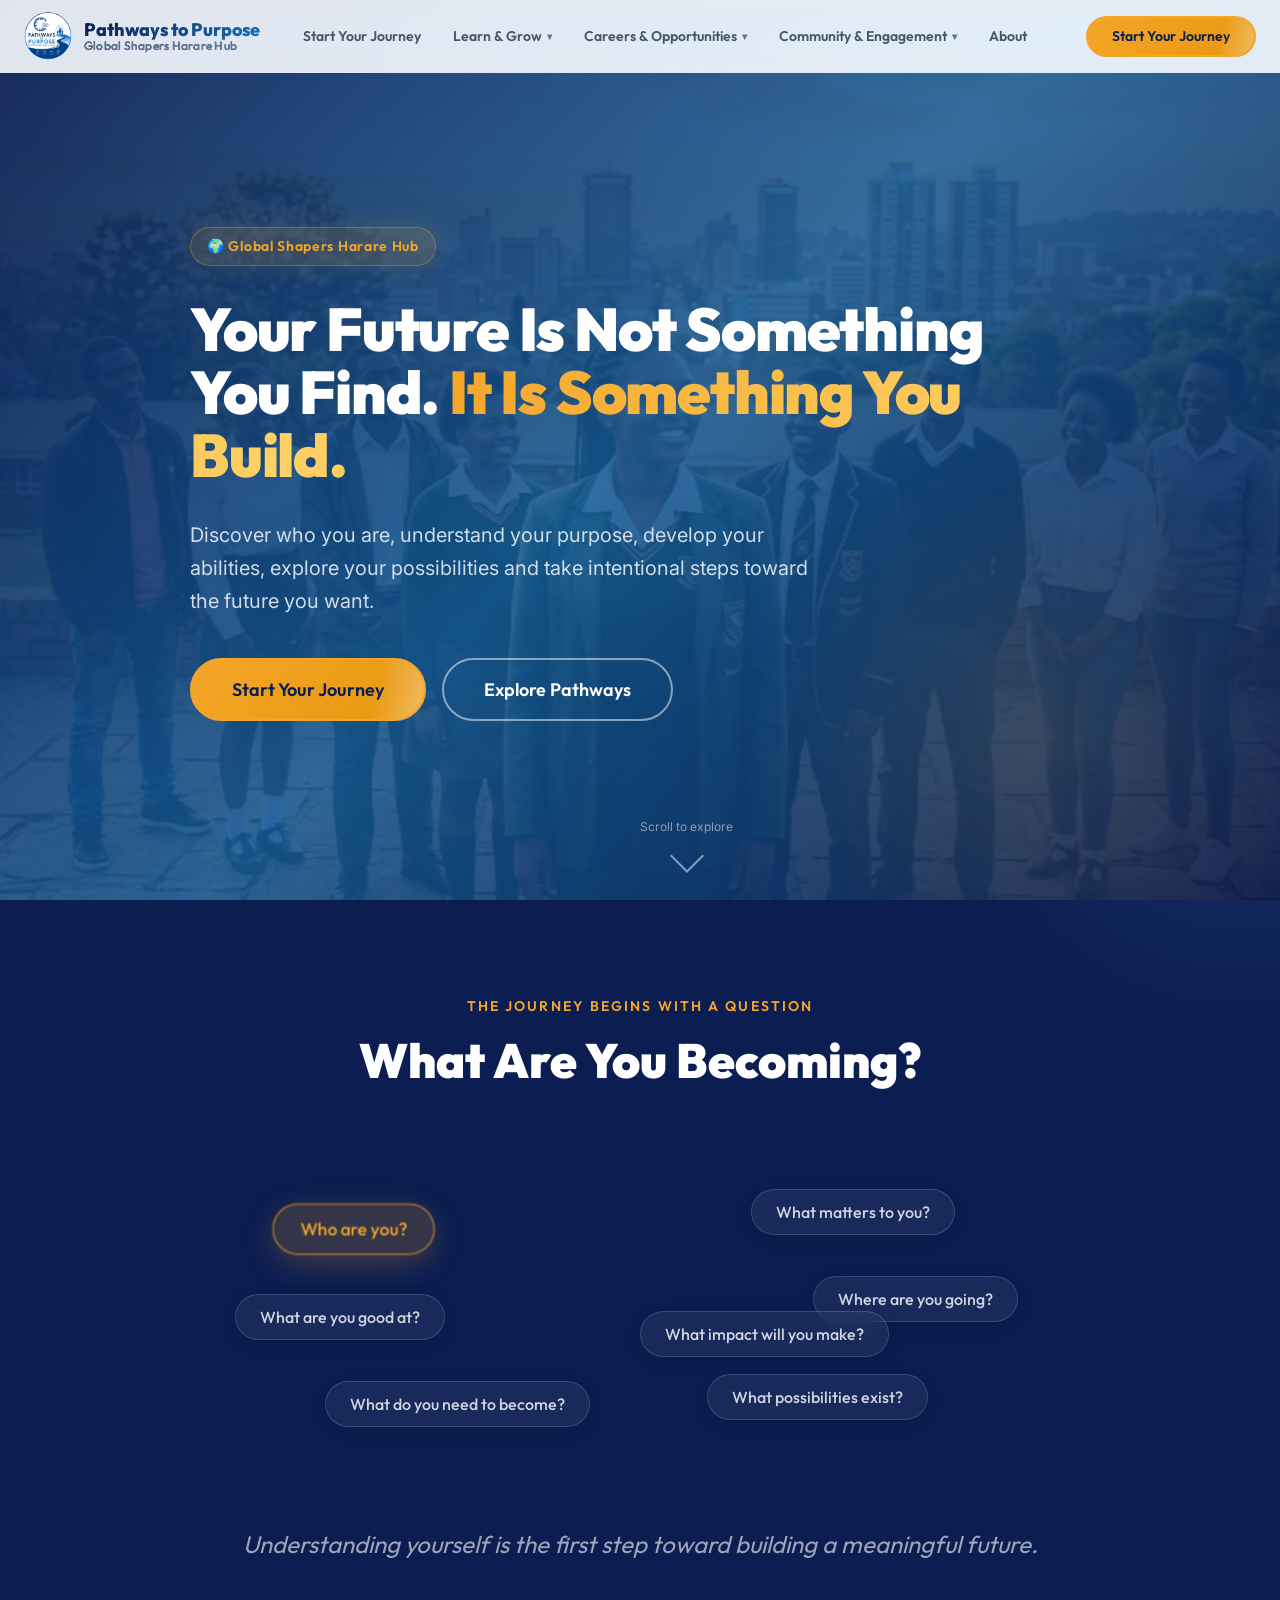
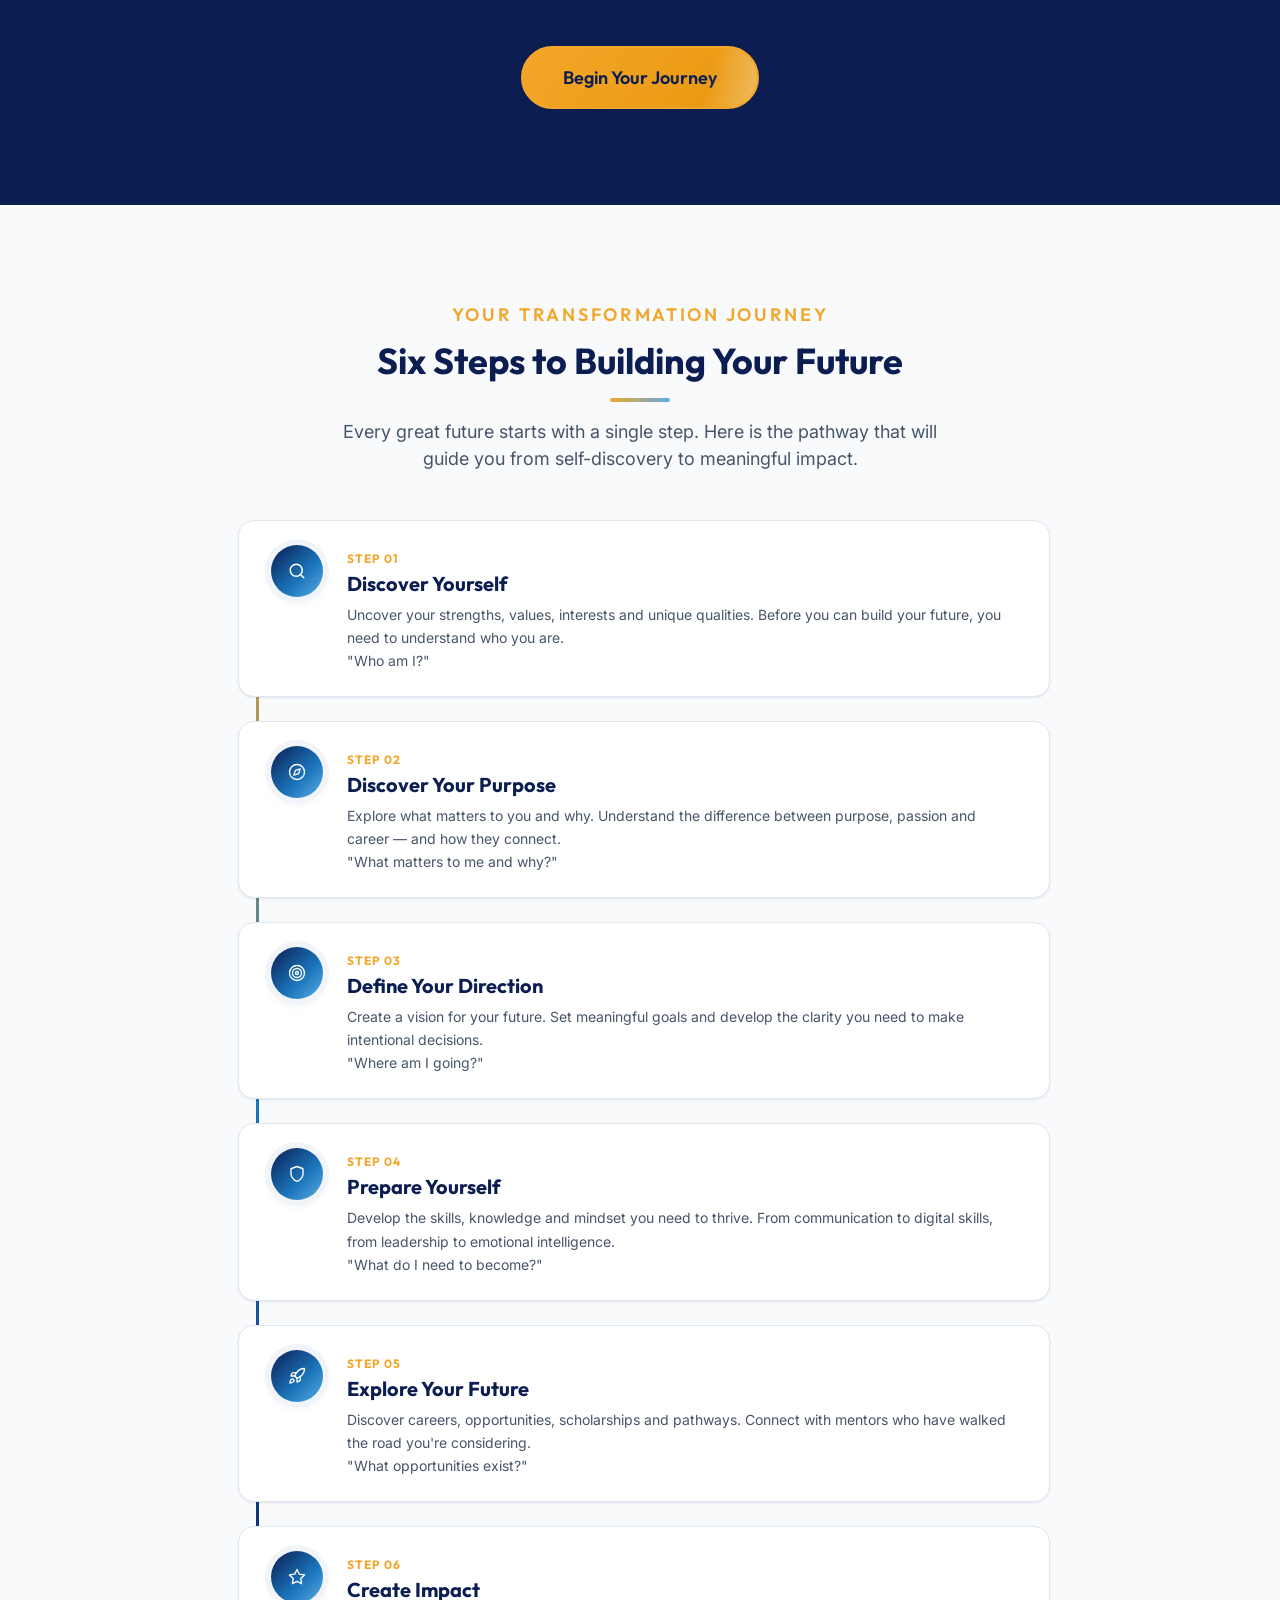
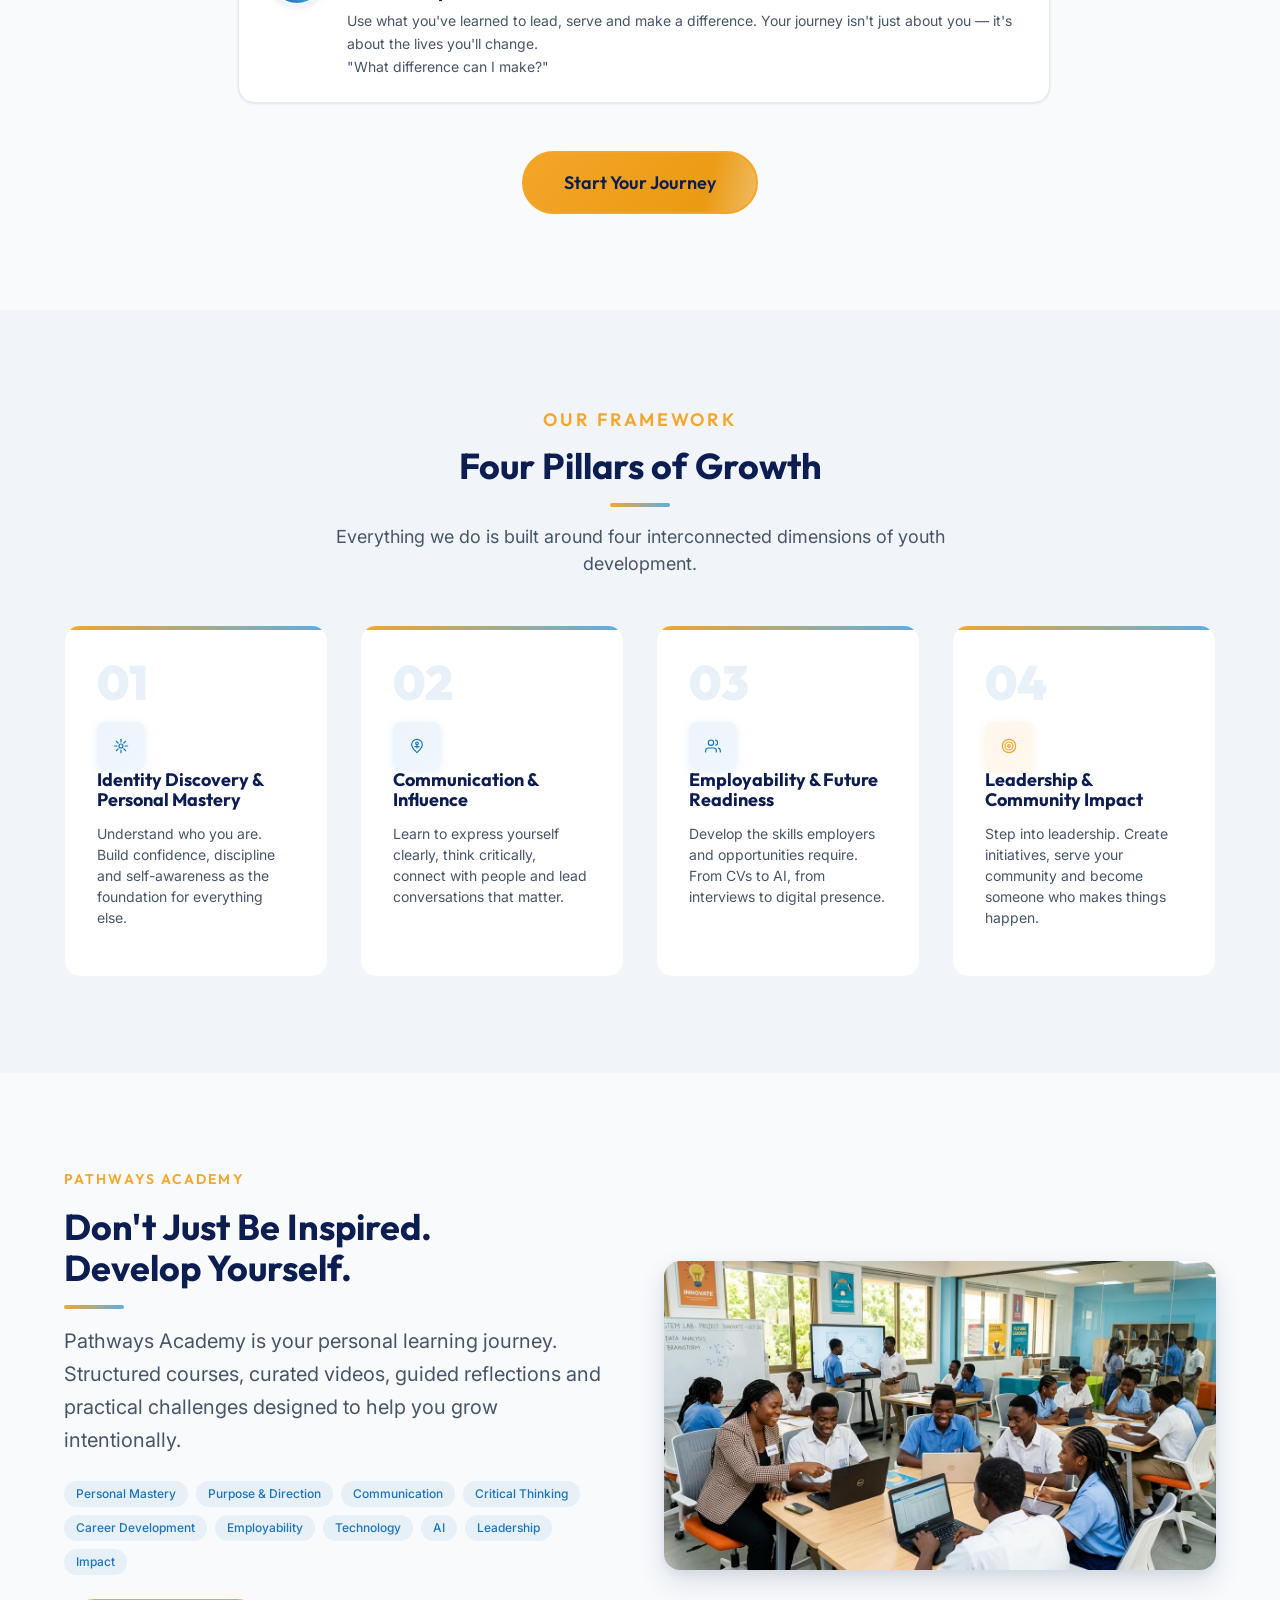
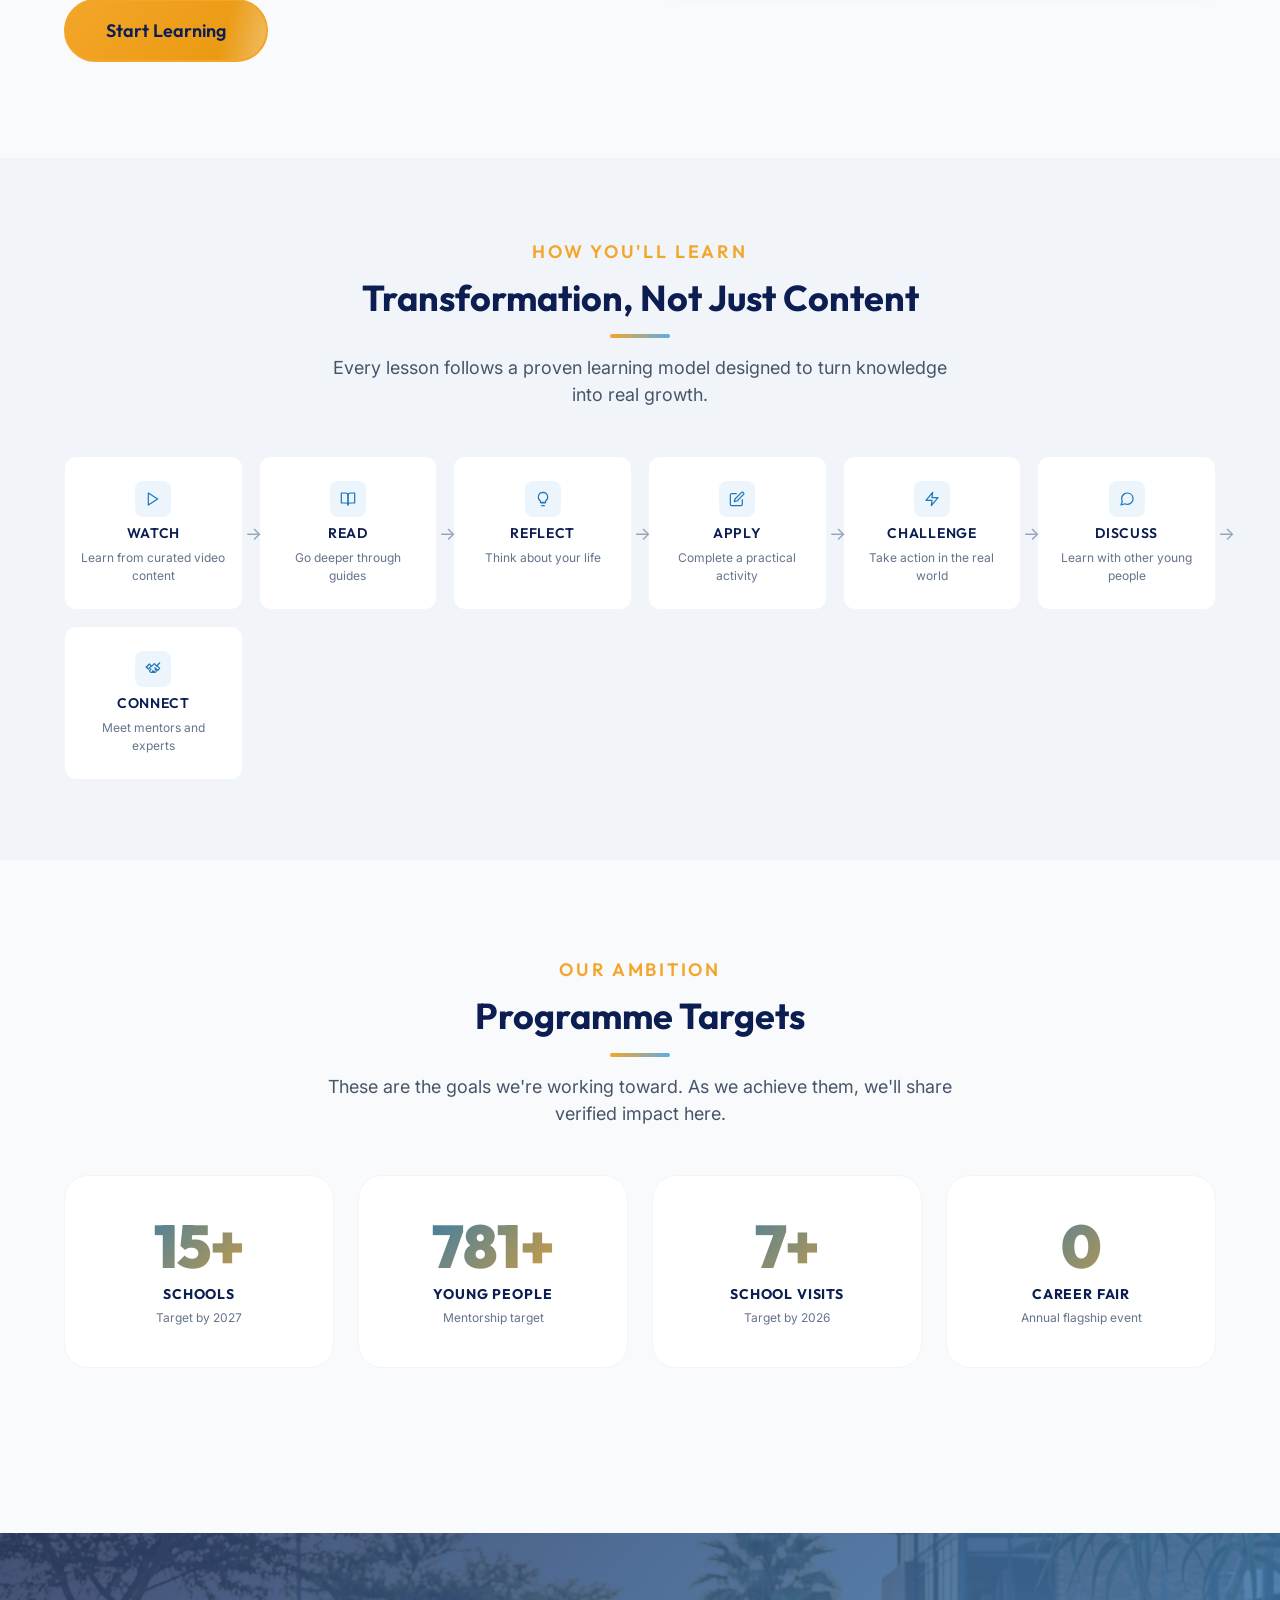
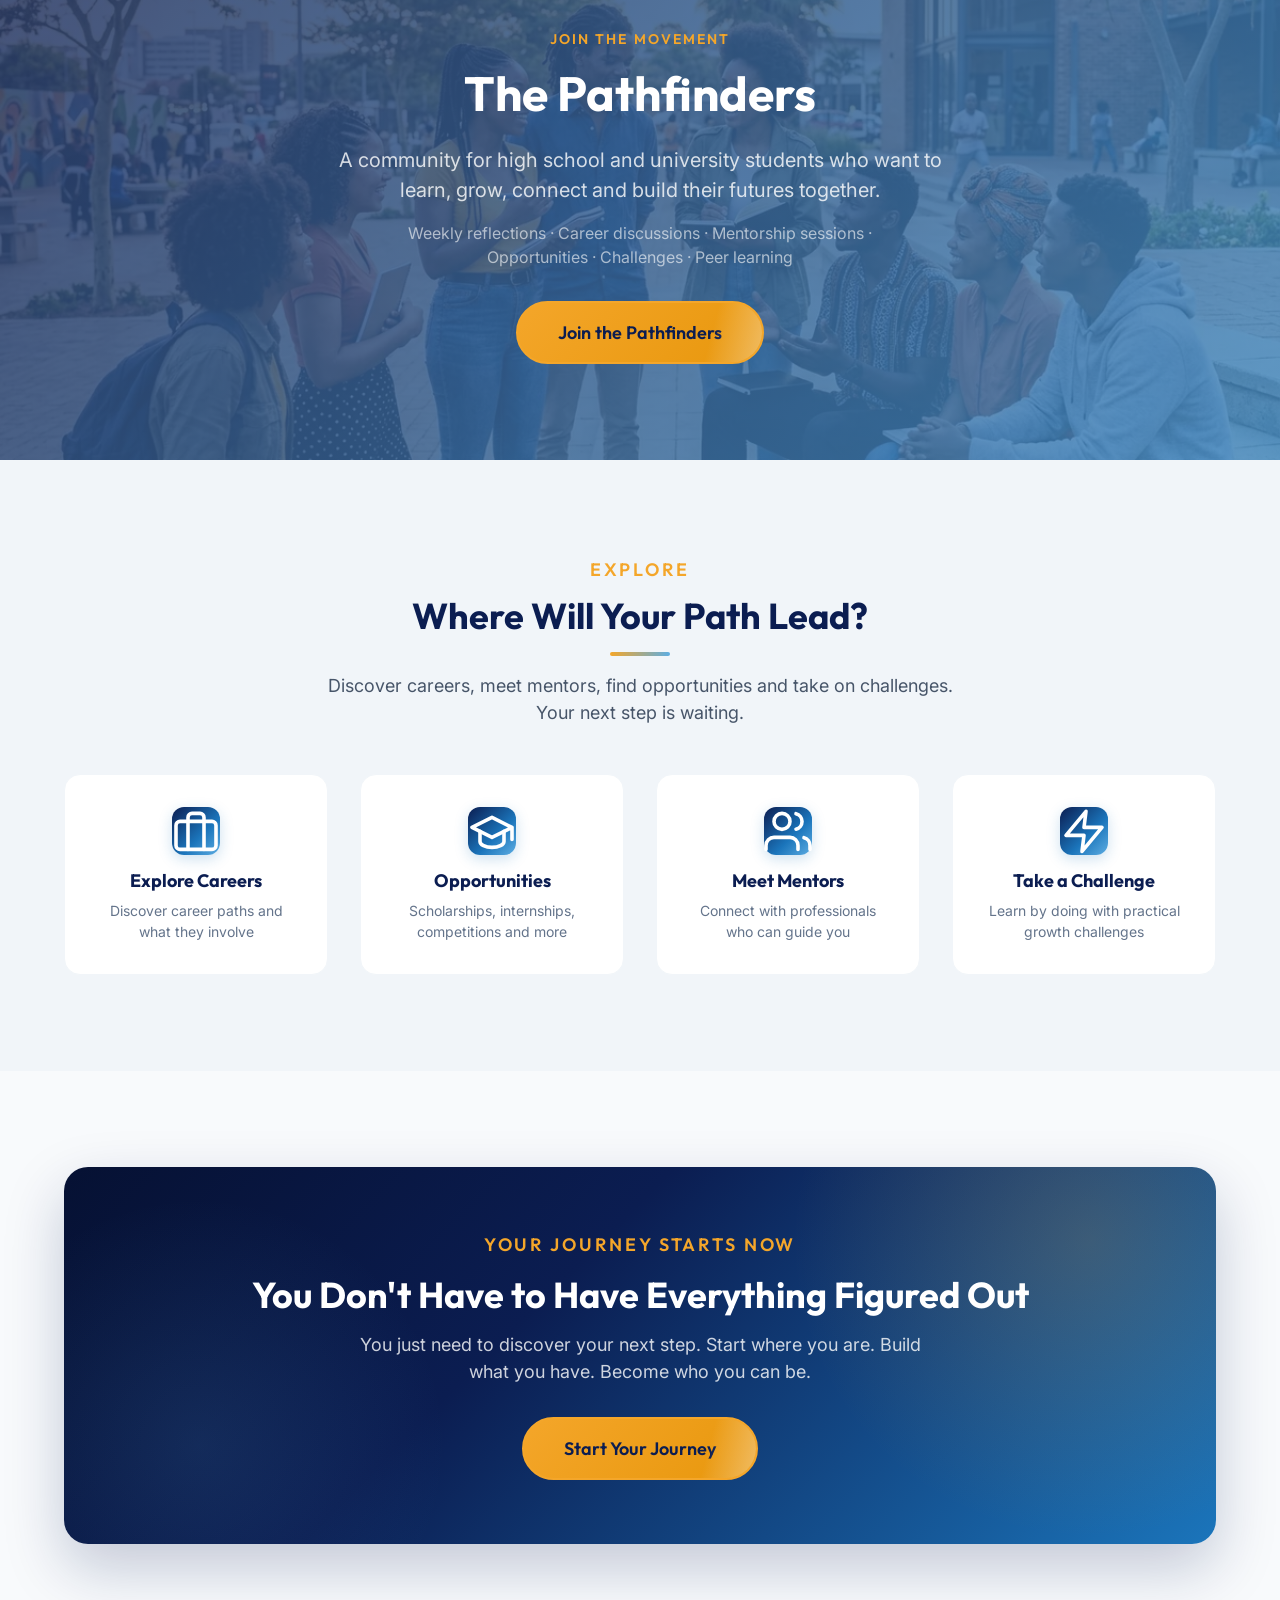
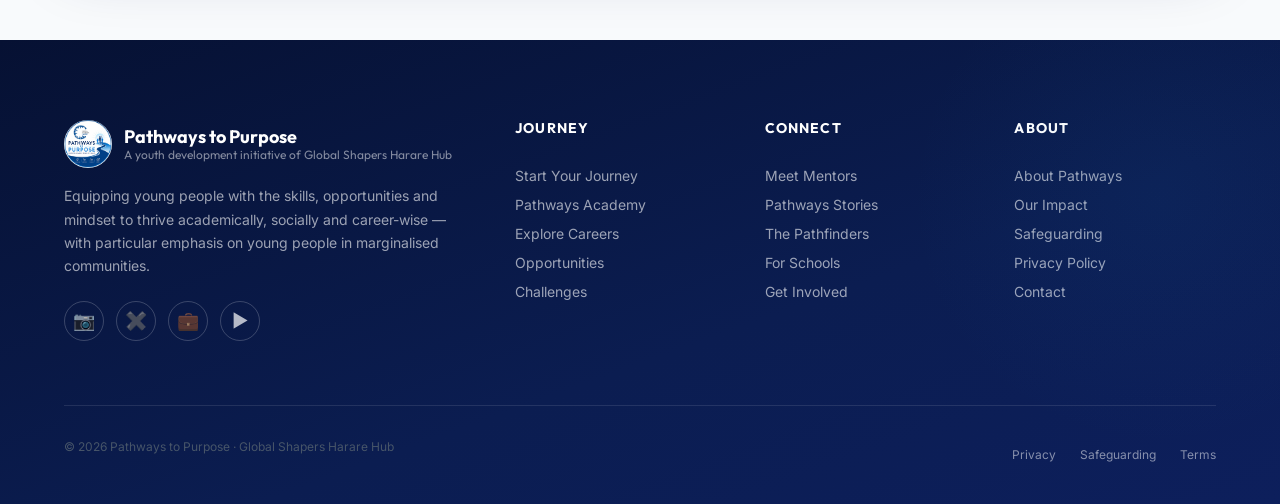
<file: index.html>
<!DOCTYPE html>
<html lang="en">

<head>
  <meta charset="UTF-8">
  <meta name="viewport" content="width=device-width, initial-scale=1.0">
  <title>Pathways to Purpose — Discover Yourself. Define Your Direction. Build Your Future.</title>
  <meta name="description"
    content="Pathways to Purpose equips young people with the skills, opportunities and mindset they need to thrive academically, socially and career-wise. A youth development initiative of Global Shapers Harare Hub.">
  <meta name="keywords"
    content="youth development Zimbabwe, career guidance, student mentorship, scholarships Zimbabwe, leadership, Global Shapers Harare">

  <!-- Open Graph -->
  <meta property="og:title" content="Pathways to Purpose — Build Your Future">
  <meta property="og:description"
    content="Discover who you are, understand your purpose, develop your abilities, explore your possibilities and take intentional steps toward the future you want.">
  <meta property="og:image" content="images/hero-youth.webp">
  <meta property="og:type" content="website">

  <!-- Favicon -->
  <link rel="icon" href="images/logo.webp" type="image/jpeg">

  <!-- Styles -->
  <link rel="stylesheet" href="css/styles.css">
  <!-- Optimized Google Fonts -->
  <link rel="preconnect" href="https://fonts.googleapis.com">
  <link rel="preconnect" href="https://fonts.gstatic.com" crossorigin>
  <link href="https://fonts.googleapis.com/css2?family=Inter:wght@400;500;600;700&family=Outfit:wght@600;700;800;900&display=swap" rel="stylesheet">
</head>

<body>

  <!-- Skip to main content for keyboard navigation -->
  <a href="#main-content" class="skip-to-main">Skip to main content</a>

  <!-- ===== NAVBAR ===== -->
  <!-- ===== NAVBAR ===== -->
  <nav class="navbar" role="navigation" aria-label="Main navigation">
    <div class="navbar-inner">
      <a href="index.html" class="navbar-logo" aria-label="Pathways to Purpose Home">
        <img src="images/logo.webp" alt="Pathways to Purpose Logo" width="48" height="48" loading="eager">
        <div class="navbar-logo-text">
          Pathways to Purpose
          <span>Global Shapers Harare Hub</span>
        </div>
      </a>

      <div class="navbar-links">
        <a href="pages/journey.html">Start Your Journey</a>

        <!-- Dropdown 1: Learn & Grow -->
        <div class="nav-item-dropdown">
          <button class="dropdown-toggle" aria-expanded="false" aria-haspopup="true" type="button">
            Learn &amp; Grow <span class="chevron">▾</span>
          </button>
          <div class="dropdown-menu">
            <a href="pages/learn.html">
              <div>
                <strong>Pathways Academy</strong>
                <span>Structured courses &amp; learning modules</span>
              </div>
            </a>
            <a href="pages/journey.html">
              <div>
                <strong>Self-Discovery Journey</strong>
                <span>Strengths, values, vision &amp; purpose</span>
              </div>
            </a>
            <a href="pages/challenges.html">
              <div>
                <strong>Growth Challenges</strong>
                <span>7-day &amp; 30-day practical action plans</span>
              </div>
            </a>
          </div>
        </div>

        <!-- Dropdown 2: Careers & Opportunities -->
        <div class="nav-item-dropdown">
          <button class="dropdown-toggle" aria-expanded="false" aria-haspopup="true" type="button">
            Careers &amp; Opportunities <span class="chevron">▾</span>
          </button>
          <div class="dropdown-menu">
            <a href="pages/explore.html">
              <div>
                <strong>Explore Careers</strong>
                <span>Discover career fields &amp; prerequisites</span>
              </div>
            </a>
            <a href="pages/opportunities.html">
              <div>
                <strong>Opportunities Hub</strong>
                <span>Scholarships, fellowships &amp; bursaries</span>
              </div>
            </a>
            <a href="pages/mentors.html">
              <div>
                <strong>Meet Mentors</strong>
                <span>Connect with experienced leaders</span>
              </div>
            </a>
            <a href="pages/stories.html">
              <div>
                <strong>Pathways Stories</strong>
                <span>Real journeys of Zimbabwean youth</span>
              </div>
            </a>
          </div>
        </div>

        <!-- Dropdown 3: Community & Engagement -->
        <div class="nav-item-dropdown">
          <button class="dropdown-toggle" aria-expanded="false" aria-haspopup="true" type="button">
            Community &amp; Engagement <span class="chevron">▾</span>
          </button>
          <div class="dropdown-menu">
            <a href="pages/community.html">
              <div>
                <strong>The Pathfinders Community</strong>
                <span>Peer mentorship &amp; weekly reflections</span>
              </div>
            </a>
            <a href="pages/schools.html">
              <div>
                <strong>For Schools</strong>
                <span>School visits &amp; workshop programs</span>
              </div>
            </a>
            <a href="pages/get-involved.html">
              <div>
                <strong>Get Involved</strong>
                <span>Become a mentor, sponsor or partner</span>
              </div>
            </a>
          </div>
        </div>

        <a href="pages/about.html">About</a>
      </div>

      <div class="navbar-cta">
        <a href="pages/journey.html" class="btn btn-primary btn-sm">Start Your Journey</a>
      </div>

      <button class="navbar-toggle" aria-label="Toggle navigation menu" aria-expanded="false">
        <span></span>
        <span></span>
        <span></span>
      </button>
    </div>
  </nav>

  <!-- Mobile Menu -->
  <div class="mobile-menu" role="navigation" aria-label="Mobile navigation">
    <div class="mobile-category-title">Personal Journey</div>
    <a href="pages/journey.html">Start Your Journey</a>

    <div class="mobile-category-title">Learn &amp; Grow</div>
    <a href="pages/learn.html">Pathways Academy</a>
    <a href="pages/journey.html">Self-Discovery Journey</a>
    <a href="pages/challenges.html">Growth Challenges</a>

    <div class="mobile-category-title">Careers &amp; Opportunities</div>
    <a href="pages/explore.html">Explore Careers</a>
    <a href="pages/opportunities.html">Opportunities Hub</a>
    <a href="pages/mentors.html">Meet Mentors</a>
    <a href="pages/stories.html">Pathways Stories</a>

    <div class="mobile-category-title">Community &amp; Impact</div>
    <a href="pages/community.html">The Pathfinders Community</a>
    <a href="pages/schools.html">For Schools</a>
    <a href="pages/get-involved.html">Get Involved</a>

    <div class="mobile-category-title">About</div>
    <a href="pages/about.html">About Pathways</a>

    <a href="pages/journey.html" class="btn btn-primary btn-lg" style="margin-top: var(--space-6);">Start Your
      Journey</a>
  </div>

  <main id="main-content">
    <!-- ===== SECTION 1: HERO ===== -->
    <section class="hero" id="hero">
      <div class="hero-bg">
        <img src="images/hero-youth.webp" alt="Young Zimbabwean students looking toward a bright future" width="1920"
          height="1080" loading="eager" fetchpriority="high">
      </div>
      <div class="hero-content">
        <div class="hero-overline reveal">
          <span>🌍 Global Shapers Harare Hub</span>
        </div>
        <h1 class="reveal delay-1">
          Your Future Is Not Something You Find. <span class="highlight">It Is Something You Build.</span>
        </h1>
        <p class="hero-subtitle reveal delay-2">
          Discover who you are, understand your purpose, develop your abilities, explore your possibilities and take
          intentional steps toward the future you want.
        </p>
        <div class="hero-actions reveal delay-3">
          <a href="pages/journey.html" class="btn btn-primary btn-lg">Start Your Journey</a>
          <a href="#pathways" class="btn btn-secondary btn-lg">Explore Pathways</a>
        </div>
      </div>
      <div class="hero-scroll" aria-hidden="true">
        <span>Scroll to explore</span>
        <div class="arrow"></div>
      </div>
    </section>

    <!-- ===== SECTION 2: WHAT ARE YOU BECOMING? ===== -->
    <section class="question-section section-lg" id="becoming">
      <div class="container">
        <div class="question-carousel">
          <p class="text-overline reveal" style="margin-bottom: var(--space-4);">The Journey Begins With A Question</p>
          <h2 class="reveal delay-1">What Are You Becoming?</h2>

          <div class="question-prompts reveal delay-2">
            <button class="question-prompt active" type="button">Who are you?</button>
            <button class="question-prompt" type="button">What matters to you?</button>
            <button class="question-prompt" type="button">What are you good at?</button>
            <button class="question-prompt" type="button">Where are you going?</button>
            <button class="question-prompt" type="button">What do you need to become?</button>
            <button class="question-prompt" type="button">What possibilities exist?</button>
            <button class="question-prompt" type="button">What impact will you make?</button>
          </div>

          <div class="question-answer reveal delay-3">
            <p>Understanding yourself is the first step toward building a meaningful future.</p>
          </div>

          <div style="margin-top: var(--space-10);" class="reveal delay-4">
            <a href="pages/journey.html" class="btn btn-primary btn-lg">Begin Your Journey</a>
          </div>
        </div>
      </div>
    </section>

    <!-- ===== SECTION 3: THE PATHWAYS JOURNEY ===== -->
    <section class="section-lg" id="pathways">
      <div class="container">
        <div class="section-header centered reveal">
          <p class="text-overline">Your Transformation Journey</p>
          <h2>Six Steps to Building Your Future</h2>
          <div class="section-divider"></div>
          <p>Every great future starts with a single step. Here is the pathway that will guide you from self-discovery
            to meaningful impact.</p>
        </div>

        <div style="max-width: 820px; margin: 0 auto;">
          <div class="phases-timeline">
            <!-- Step 1 -->
            <div class="phase-card reveal delay-1">
              <div class="phase-badge-icon"><span class="icon" data-icon="search"></span></div>
              <div class="phase-content">
                <span class="phase-tag">Step 01</span>
                <h3>Discover Yourself</h3>
                <p>Uncover your strengths, values, interests and unique qualities. Before you can build your future, you
                  need to understand who you are.</p>
                <p class="pathway-question">"Who am I?"</p>
              </div>
            </div>

            <!-- Step 2 -->
            <div class="phase-card reveal delay-2">
              <div class="phase-badge-icon"><span class="icon" data-icon="compass"></span></div>
              <div class="phase-content">
                <span class="phase-tag">Step 02</span>
                <h3>Discover Your Purpose</h3>
                <p>Explore what matters to you and why. Understand the difference between purpose, passion and career —
                  and how they connect.</p>
                <p class="pathway-question">"What matters to me and why?"</p>
              </div>
            </div>

            <!-- Step 3 -->
            <div class="phase-card reveal delay-3">
              <div class="phase-badge-icon"><span class="icon" data-icon="target"></span></div>
              <div class="phase-content">
                <span class="phase-tag">Step 03</span>
                <h3>Define Your Direction</h3>
                <p>Create a vision for your future. Set meaningful goals and develop the clarity you need to make
                  intentional decisions.</p>
                <p class="pathway-question">"Where am I going?"</p>
              </div>
            </div>

            <!-- Step 4 -->
            <div class="phase-card reveal delay-4">
              <div class="phase-badge-icon"><span class="icon" data-icon="shield"></span></div>
              <div class="phase-content">
                <span class="phase-tag">Step 04</span>
                <h3>Prepare Yourself</h3>
                <p>Develop the skills, knowledge and mindset you need to thrive. From communication to digital skills,
                  from leadership to emotional intelligence.</p>
                <p class="pathway-question">"What do I need to become?"</p>
              </div>
            </div>

            <!-- Step 5 -->
            <div class="phase-card reveal delay-5">
              <div class="phase-badge-icon"><span class="icon" data-icon="rocket"></span></div>
              <div class="phase-content">
                <span class="phase-tag">Step 05</span>
                <h3>Explore Your Future</h3>
                <p>Discover careers, opportunities, scholarships and pathways. Connect with mentors who have walked the
                  road you're considering.</p>
                <p class="pathway-question">"What opportunities exist?"</p>
              </div>
            </div>

            <!-- Step 6 -->
            <div class="phase-card reveal delay-6">
              <div class="phase-badge-icon"><span class="icon" data-icon="star"></span></div>
              <div class="phase-content">
                <span class="phase-tag">Step 06</span>
                <h3>Create Impact</h3>
                <p>Use what you've learned to lead, serve and make a difference. Your journey isn't just about you —
                  it's about the lives you'll change.</p>
                <p class="pathway-question">"What difference can I make?"</p>
              </div>
            </div>
          </div>
        </div>

        <div class="text-center reveal" style="margin-top: var(--space-12);">
          <a href="pages/journey.html" class="btn btn-primary btn-lg">Start Your Journey</a>
        </div>
      </div>
    </section>

    <!-- ===== SECTION 4: FOUR PILLARS ===== -->
    <section class="section-lg bg-surface" id="pillars">
      <div class="container">
        <div class="section-header centered reveal">
          <p class="text-overline">Our Framework</p>
          <h2>Four Pillars of Growth</h2>
          <div class="section-divider"></div>
          <p>Everything we do is built around four interconnected dimensions of youth development.</p>
        </div>

        <div class="grid grid-4">
          <div class="pillar-card reveal delay-1">
            <div class="pillar-card-header">
              <div class="pillar-number">01</div>
              <div class="icon-box"><span class="icon" data-icon="discover"></span></div>
            </div>
            <h3>Identity Discovery &amp; Personal Mastery</h3>
            <p>Understand who you are. Build confidence, discipline and self-awareness as the foundation for everything
              else.</p>
          </div>
          <div class="pillar-card reveal delay-2">
            <div class="pillar-card-header">
              <div class="pillar-number">02</div>
              <div class="icon-box"><span class="icon" data-icon="develop"></span></div>
            </div>
            <h3>Communication &amp; Influence</h3>
            <p>Learn to express yourself clearly, think critically, connect with people and lead conversations that
              matter.</p>
          </div>
          <div class="pillar-card reveal delay-3">
            <div class="pillar-card-header">
              <div class="pillar-number">03</div>
              <div class="icon-box"><span class="icon" data-icon="connect"></span></div>
            </div>
            <h3>Employability &amp; Future Readiness</h3>
            <p>Develop the skills employers and opportunities require. From CVs to AI, from interviews to digital
              presence.</p>
          </div>
          <div class="pillar-card reveal delay-4">
            <div class="pillar-card-header">
              <div class="pillar-number">04</div>
              <div class="icon-box icon-box-gold"><span class="icon" data-icon="impact"></span></div>
            </div>
            <h3>Leadership &amp; Community Impact</h3>
            <p>Step into leadership. Create initiatives, serve your community and become someone who makes things
              happen.</p>
          </div>
        </div>
      </div>
    </section>

    <!-- ===== SECTION 5: PATHWAYS ACADEMY ===== -->
    <section class="section-lg" id="academy">
      <div class="container">
        <div class="split-layout">
          <div class="reveal">
            <p class="text-overline">Pathways Academy</p>
            <h2>Don't Just Be Inspired.<br>Develop Yourself.</h2>
            <div class="section-divider"></div>
            <p class="text-lead">Pathways Academy is your personal learning journey. Structured courses, curated videos,
              guided reflections and practical challenges designed to help you grow intentionally.</p>

            <div style="display: flex; flex-wrap: wrap; gap: var(--space-2); margin: var(--space-6) 0;">
              <span class="card-tag">Personal Mastery</span>
              <span class="card-tag">Purpose & Direction</span>
              <span class="card-tag">Communication</span>
              <span class="card-tag">Critical Thinking</span>
              <span class="card-tag">Career Development</span>
              <span class="card-tag">Employability</span>
              <span class="card-tag">Technology</span>
              <span class="card-tag">AI</span>
              <span class="card-tag">Leadership</span>
              <span class="card-tag">Impact</span>
            </div>

            <a href="pages/learn.html" class="btn btn-primary btn-lg">Start Learning</a>
          </div>

          <div class="reveal-right delay-2">
            <img src="images/learning-session.webp" alt="Young students learning together in a modern classroom"
              style="border-radius: var(--radius-xl); box-shadow: var(--shadow-lg);" loading="lazy" width="600"
              height="400" decoding="async">
          </div>
        </div>
      </div>
    </section>

    <!-- ===== SECTION 6: LEARNING MODEL ===== -->
    <section class="section bg-surface" id="learning-model">
      <div class="container">
        <div class="section-header centered reveal">
          <p class="text-overline">How You'll Learn</p>
          <h2>Transformation, Not Just Content</h2>
          <div class="section-divider"></div>
          <p>Every lesson follows a proven learning model designed to turn knowledge into real growth.</p>
        </div>

        <div class="learning-model reveal delay-1">
          <div class="learning-step">
            <div class="learning-step-icon"><span class="icon" data-icon="play"></span></div>
            <h4>Watch</h4>
            <p>Learn from curated video content</p>
            <span class="learning-step-connector" aria-hidden="true">→</span>
          </div>
          <div class="learning-step">
            <div class="learning-step-icon"><span class="icon" data-icon="bookOpen"></span></div>
            <h4>Read</h4>
            <p>Go deeper through guides</p>
            <span class="learning-step-connector" aria-hidden="true">→</span>
          </div>
          <div class="learning-step">
            <div class="learning-step-icon"><span class="icon" data-icon="lightbulb"></span></div>
            <h4>Reflect</h4>
            <p>Think about your life</p>
            <span class="learning-step-connector" aria-hidden="true">→</span>
          </div>
          <div class="learning-step">
            <div class="learning-step-icon"><span class="icon" data-icon="edit"></span></div>
            <h4>Apply</h4>
            <p>Complete a practical activity</p>
            <span class="learning-step-connector" aria-hidden="true">→</span>
          </div>
          <div class="learning-step">
            <div class="learning-step-icon"><span class="icon" data-icon="zap"></span></div>
            <h4>Challenge</h4>
            <p>Take action in the real world</p>
            <span class="learning-step-connector" aria-hidden="true">→</span>
          </div>
          <div class="learning-step">
            <div class="learning-step-icon"><span class="icon" data-icon="messageCircle"></span></div>
            <h4>Discuss</h4>
            <p>Learn with other young people</p>
            <span class="learning-step-connector" aria-hidden="true">→</span>
          </div>
          <div class="learning-step">
            <div class="learning-step-icon"><span class="icon" data-icon="handshake"></span></div>
            <h4>Connect</h4>
            <p>Meet mentors and experts</p>
          </div>
        </div>
      </div>
    </section>

    <!-- ===== SECTION 7: PROGRAMME TARGETS ===== -->
    <section class="section-lg" id="impact">
      <div class="container">
        <div class="section-header centered reveal">
          <p class="text-overline">Our Ambition</p>
          <h2>Programme Targets</h2>
          <div class="section-divider"></div>
          <p>These are the goals we're working toward. As we achieve them, we'll share verified impact here.</p>
        </div>

        <div class="stats-grid reveal delay-1">
          <div class="stat-card">
            <div class="stat-number" data-count="20" data-suffix="+">0</div>
            <div class="stat-label">Schools</div>
            <div class="stat-note">Target by 2027</div>
          </div>
          <div class="stat-card">
            <div class="stat-number" data-count="1000" data-suffix="+">0</div>
            <div class="stat-label">Young People</div>
            <div class="stat-note">Mentorship target</div>
          </div>
          <div class="stat-card">
            <div class="stat-number" data-count="10" data-suffix="+">0</div>
            <div class="stat-label">School Visits</div>
            <div class="stat-note">Target by 2026</div>
          </div>
          <div class="stat-card">
            <div class="stat-number" data-count="1">0</div>
            <div class="stat-label">Career Fair</div>
            <div class="stat-note">Annual flagship event</div>
          </div>
        </div>

        <p class="text-center reveal delay-2"
          style="margin-top: var(--space-8); font-size: var(--text-sm); color: var(--color-text-muted);">
          These are programme targets, not verified achievements. We believe in transparent, honest impact reporting.
        </p>
      </div>
    </section>

    <!-- ===== SECTION 8: COMMUNITY CTA ===== -->
    <section class="community-section section-lg" id="community">
      <div class="community-bg">
        <img src="images/community-youth.webp" alt="Young people gathered in community discussion" width="1920"
          height="1080" loading="lazy" decoding="async">
      </div>
      <div class="container community-content">
        <div class="text-center">
          <p class="text-overline reveal" style="color: var(--color-gold);">Join The Movement</p>
          <h2 class="reveal delay-1"
            style="color: var(--color-white); font-size: var(--text-5xl); margin-bottom: var(--space-6);">The
            Pathfinders</h2>
          <p class="reveal delay-2"
            style="color: rgba(255,255,255,0.8); font-size: var(--text-xl); max-width: 640px; margin: 0 auto var(--space-4);">
            A community for high school and university students who want to learn, grow, connect and build their futures
            together.
          </p>
          <p class="reveal delay-3"
            style="color: rgba(255,255,255,0.6); font-size: var(--text-base); max-width: 500px; margin: 0 auto var(--space-8);">
            Weekly reflections · Career discussions · Mentorship sessions · Opportunities · Challenges · Peer learning
          </p>
          <div class="reveal delay-4">
            <a href="pages/community.html" class="btn btn-primary btn-lg">Join the Pathfinders</a>
          </div>
        </div>
      </div>
    </section>

    <!-- ===== SECTION 9: EXPLORE PATHS ===== -->
    <section class="section-lg bg-surface" id="explore">
      <div class="container">
        <div class="section-header centered reveal">
          <p class="text-overline">Explore</p>
          <h2>Where Will Your Path Lead?</h2>
          <div class="section-divider"></div>
          <p>Discover careers, meet mentors, find opportunities and take on challenges. Your next step is waiting.</p>
        </div>

        <div class="grid grid-4 reveal delay-1">
          <a href="pages/explore.html" class="career-card" style="text-decoration: none;">
            <div class="career-icon"><span class="icon" data-icon="briefcase"></span></div>
            <h3>Explore Careers</h3>
            <p>Discover career paths and what they involve</p>
          </a>
          <a href="pages/opportunities.html" class="career-card" style="text-decoration: none;">
            <div class="career-icon"><span class="icon" data-icon="graduationCap"></span></div>
            <h3>Opportunities</h3>
            <p>Scholarships, internships, competitions and more</p>
          </a>
          <a href="pages/mentors.html" class="career-card" style="text-decoration: none;">
            <div class="career-icon"><span class="icon" data-icon="users"></span></div>
            <h3>Meet Mentors</h3>
            <p>Connect with professionals who can guide you</p>
          </a>
          <a href="pages/challenges.html" class="career-card" style="text-decoration: none;">
            <div class="career-icon"><span class="icon" data-icon="zap"></span></div>
            <h3>Take a Challenge</h3>
            <p>Learn by doing with practical growth challenges</p>
          </a>
        </div>
      </div>
    </section>

    <!-- ===== SECTION 10: FINAL CTA ===== -->
    <section class="section-lg">
      <div class="container">
        <div class="cta-banner reveal">
          <p class="text-overline" style="color: var(--color-gold); margin-bottom: var(--space-4);">Your Journey Starts
            Now</p>
          <h2>You Don't Have to Have Everything Figured Out</h2>
          <p>You just need to discover your next step. Start where you are. Build what you have. Become who you can be.
          </p>
          <a href="pages/journey.html" class="btn btn-primary btn-lg">Start Your Journey</a>
        </div>
      </div>
    </section>
  </main>

  <!-- ===== FOOTER ===== -->
  <footer class="footer" role="contentinfo">
    <div class="container">
      <div class="footer-grid">
        <div class="footer-brand">
          <div class="footer-logo">
            <img src="images/logo.webp" alt="Pathways to Purpose" width="48" height="48" loading="lazy"
              decoding="async">
            <div class="footer-logo-text">
              Pathways to Purpose
              <span>A youth development initiative of Global Shapers Harare Hub</span>
            </div>
          </div>
          <p>Equipping young people with the skills, opportunities and mindset to thrive academically, socially and
            career-wise — with particular emphasis on young people in marginalised communities.</p>
          <div class="footer-social">
            <a href="#" aria-label="Instagram">📷</a>
            <a href="#" aria-label="Twitter / X">✖️</a>
            <a href="#" aria-label="LinkedIn">💼</a>
            <a href="#" aria-label="YouTube">▶️</a>
          </div>
        </div>

        <div class="footer-col">
          <h4>Journey</h4>
          <a href="pages/journey.html">Start Your Journey</a>
          <a href="pages/learn.html">Pathways Academy</a>
          <a href="pages/explore.html">Explore Careers</a>
          <a href="pages/opportunities.html">Opportunities</a>
          <a href="pages/challenges.html">Challenges</a>
        </div>

        <div class="footer-col">
          <h4>Connect</h4>
          <a href="pages/mentors.html">Meet Mentors</a>
          <a href="pages/stories.html">Pathways Stories</a>
          <a href="pages/community.html">The Pathfinders</a>
          <a href="pages/schools.html">For Schools</a>
          <a href="pages/get-involved.html">Get Involved</a>
        </div>

        <div class="footer-col">
          <h4>About</h4>
          <a href="pages/about.html">About Pathways</a>
          <a href="pages/about.html#impact">Our Impact</a>
          <a href="pages/about.html#safeguarding">Safeguarding</a>
          <a href="pages/about.html#privacy">Privacy Policy</a>
          <a href="pages/about.html#contact">Contact</a>
        </div>
      </div>

      <div class="footer-bottom">
        <p>&copy; 2026 Pathways to Purpose · Global Shapers Harare Hub</p>
        <div class="footer-bottom-links">
          <a href="pages/about.html#privacy">Privacy</a>
          <a href="pages/about.html#safeguarding">Safeguarding</a>
          <a href="pages/about.html#terms">Terms</a>
        </div>
      </div>
    </div>
  </footer>

  <!-- Back to Top -->
  <button class="back-to-top" aria-label="Back to top" title="Back to top">↑</button>

  <!-- Scripts -->
  <script src="js/icons.js"></script>
  <script src="js/main.js"></script>

  <script>
    document.addEventListener('DOMContentLoaded', () => {
      if (typeof highlightActiveNav === 'function') {
        highlightActiveNav();
      }
    });
  </script>

  <script>
    if ('serviceWorker' in navigator) {
      window.addEventListener('load', () => {
        // Paths handle both root and /pages/ subdirectory
        const swPath = window.location.pathname.includes('/pages/') ? '../sw.js' : './sw.js';
        navigator.serviceWorker.register(swPath).catch(err => {
          console.log('Service Worker registration failed:', err);
        });
      });
    }
  </script>
</body>

</html>
</file>
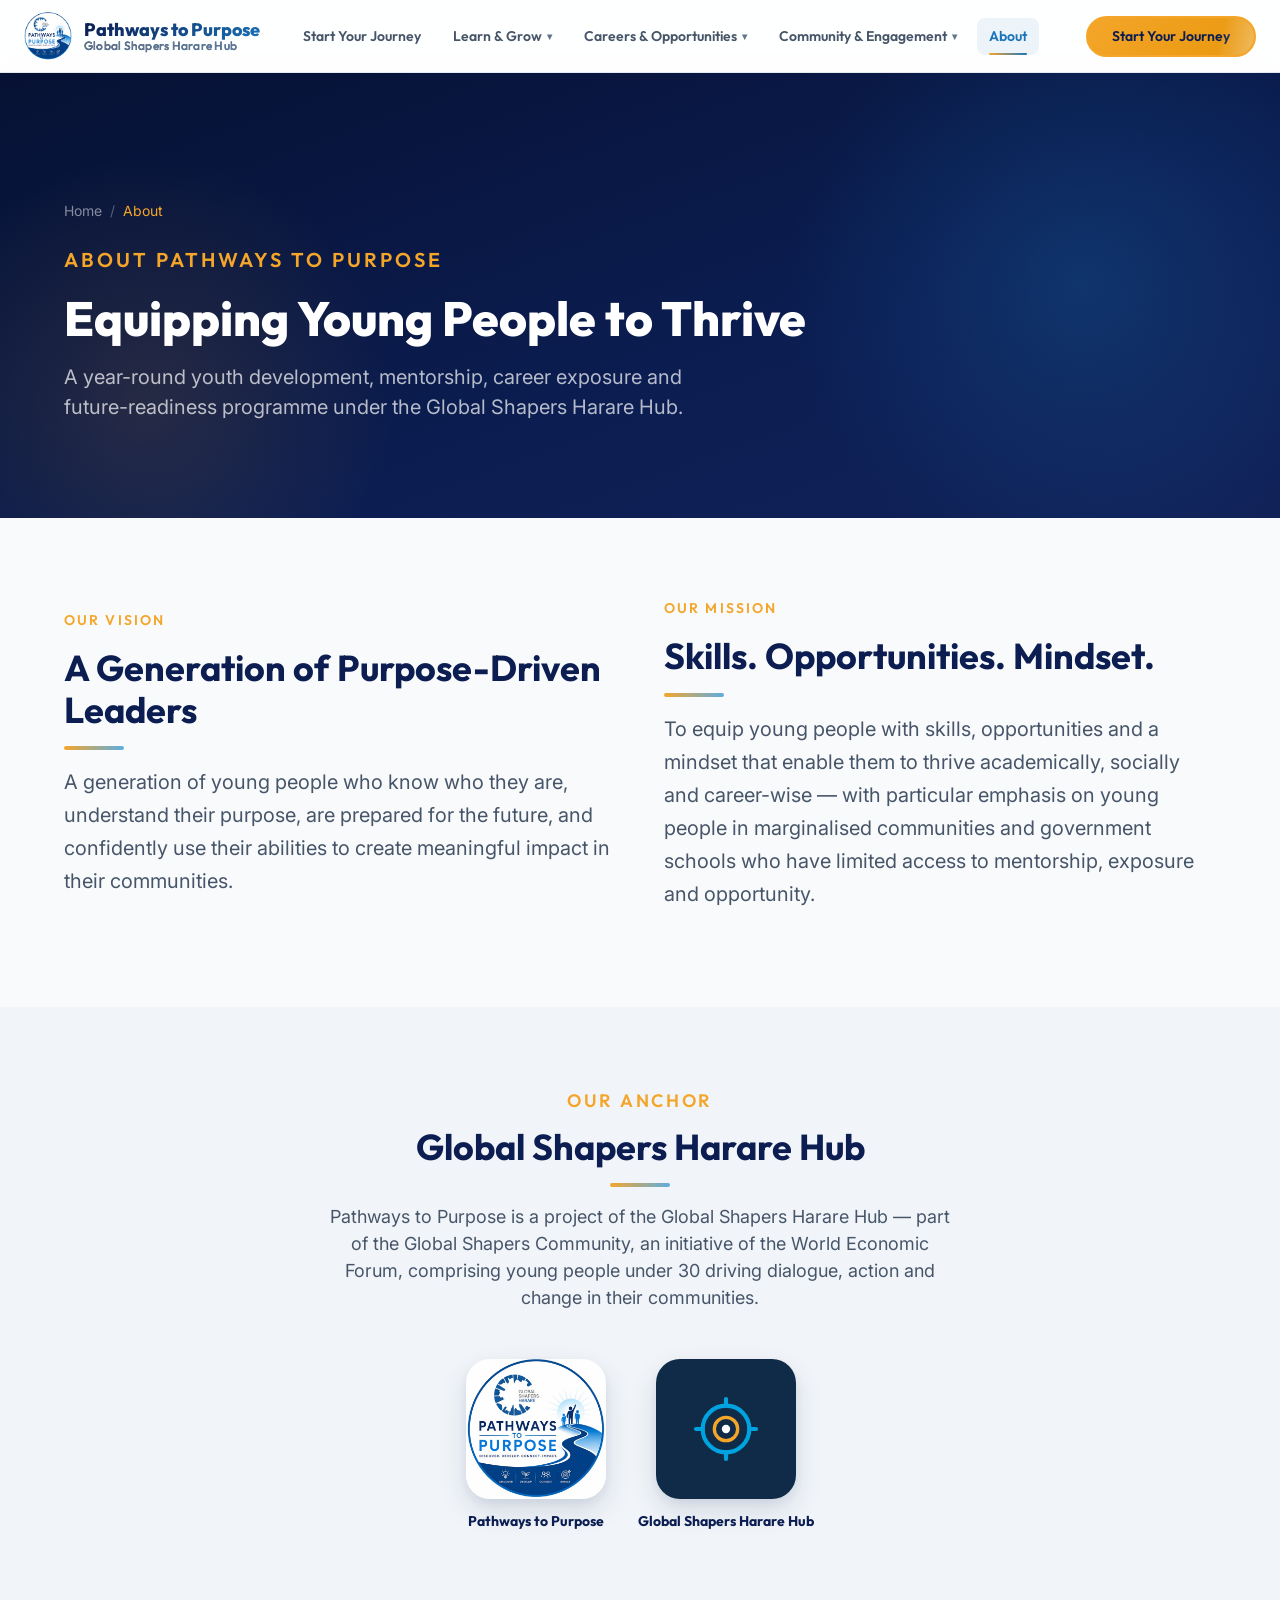
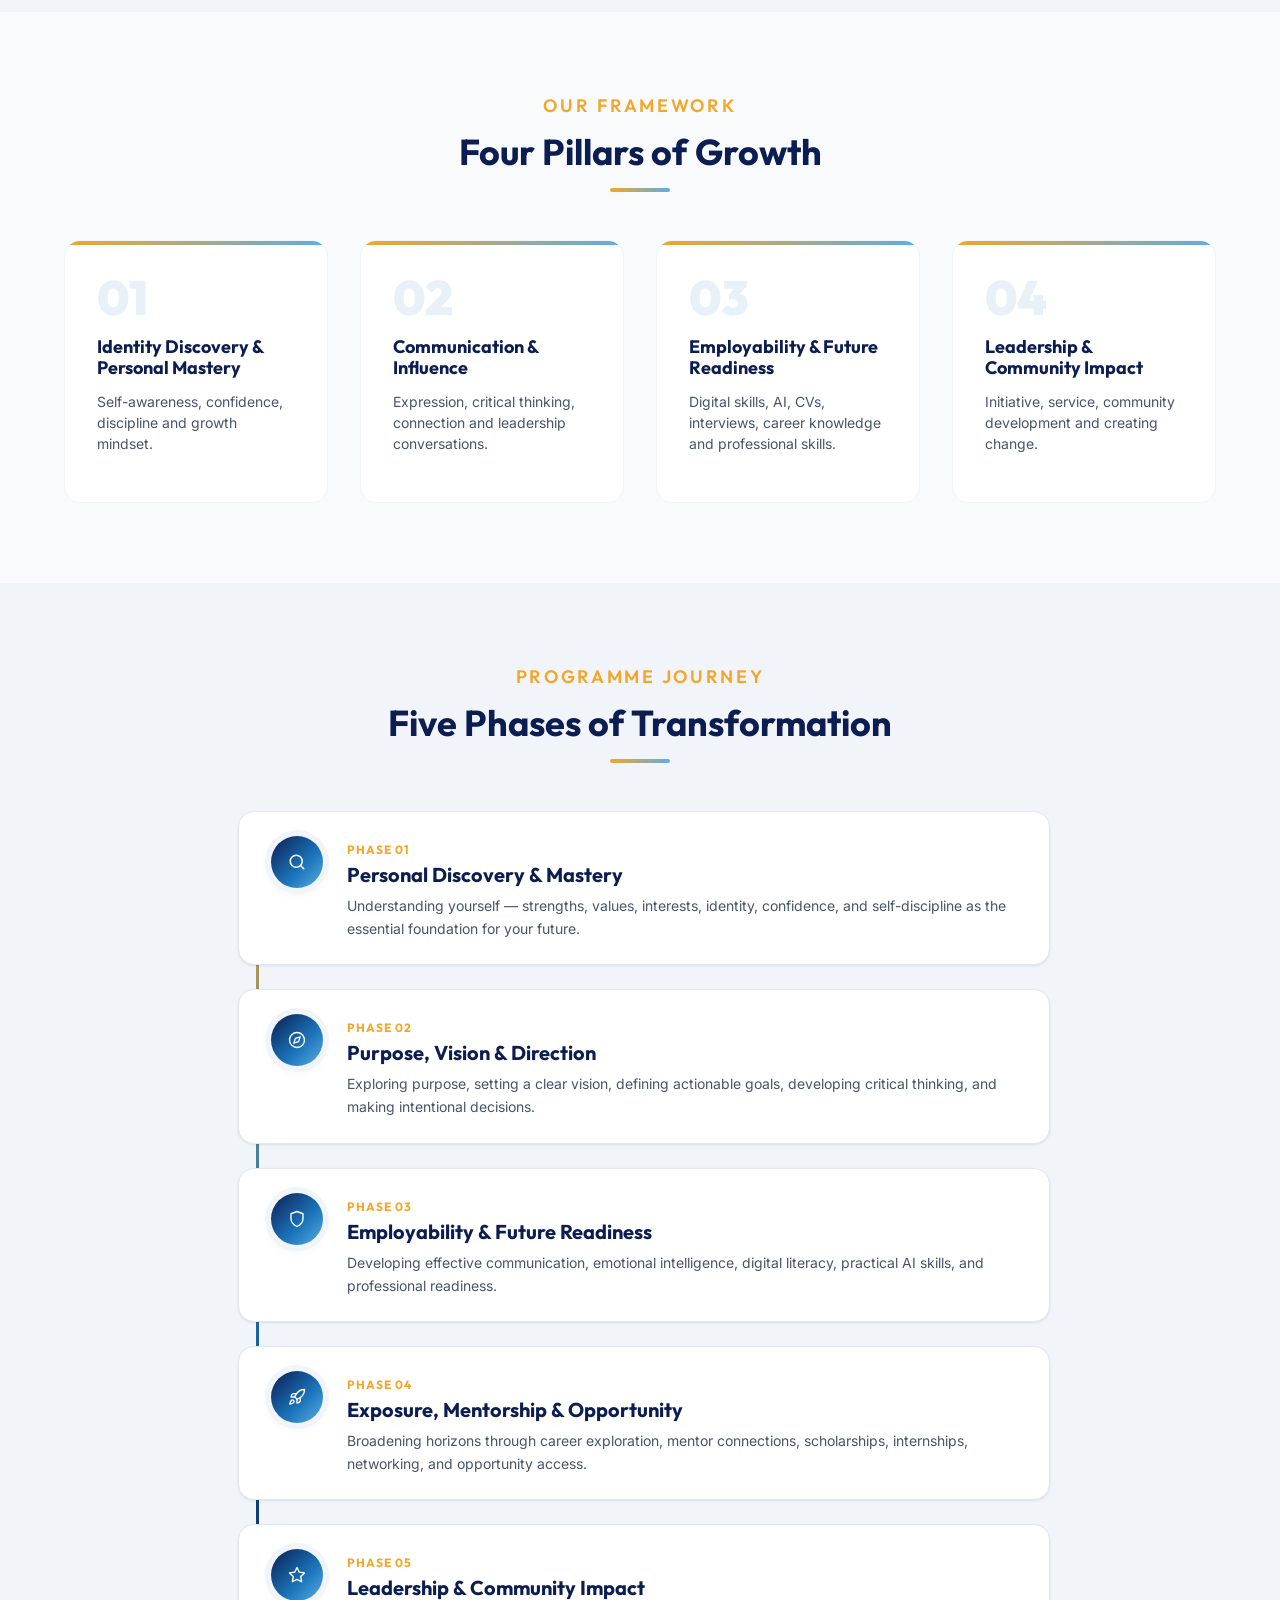
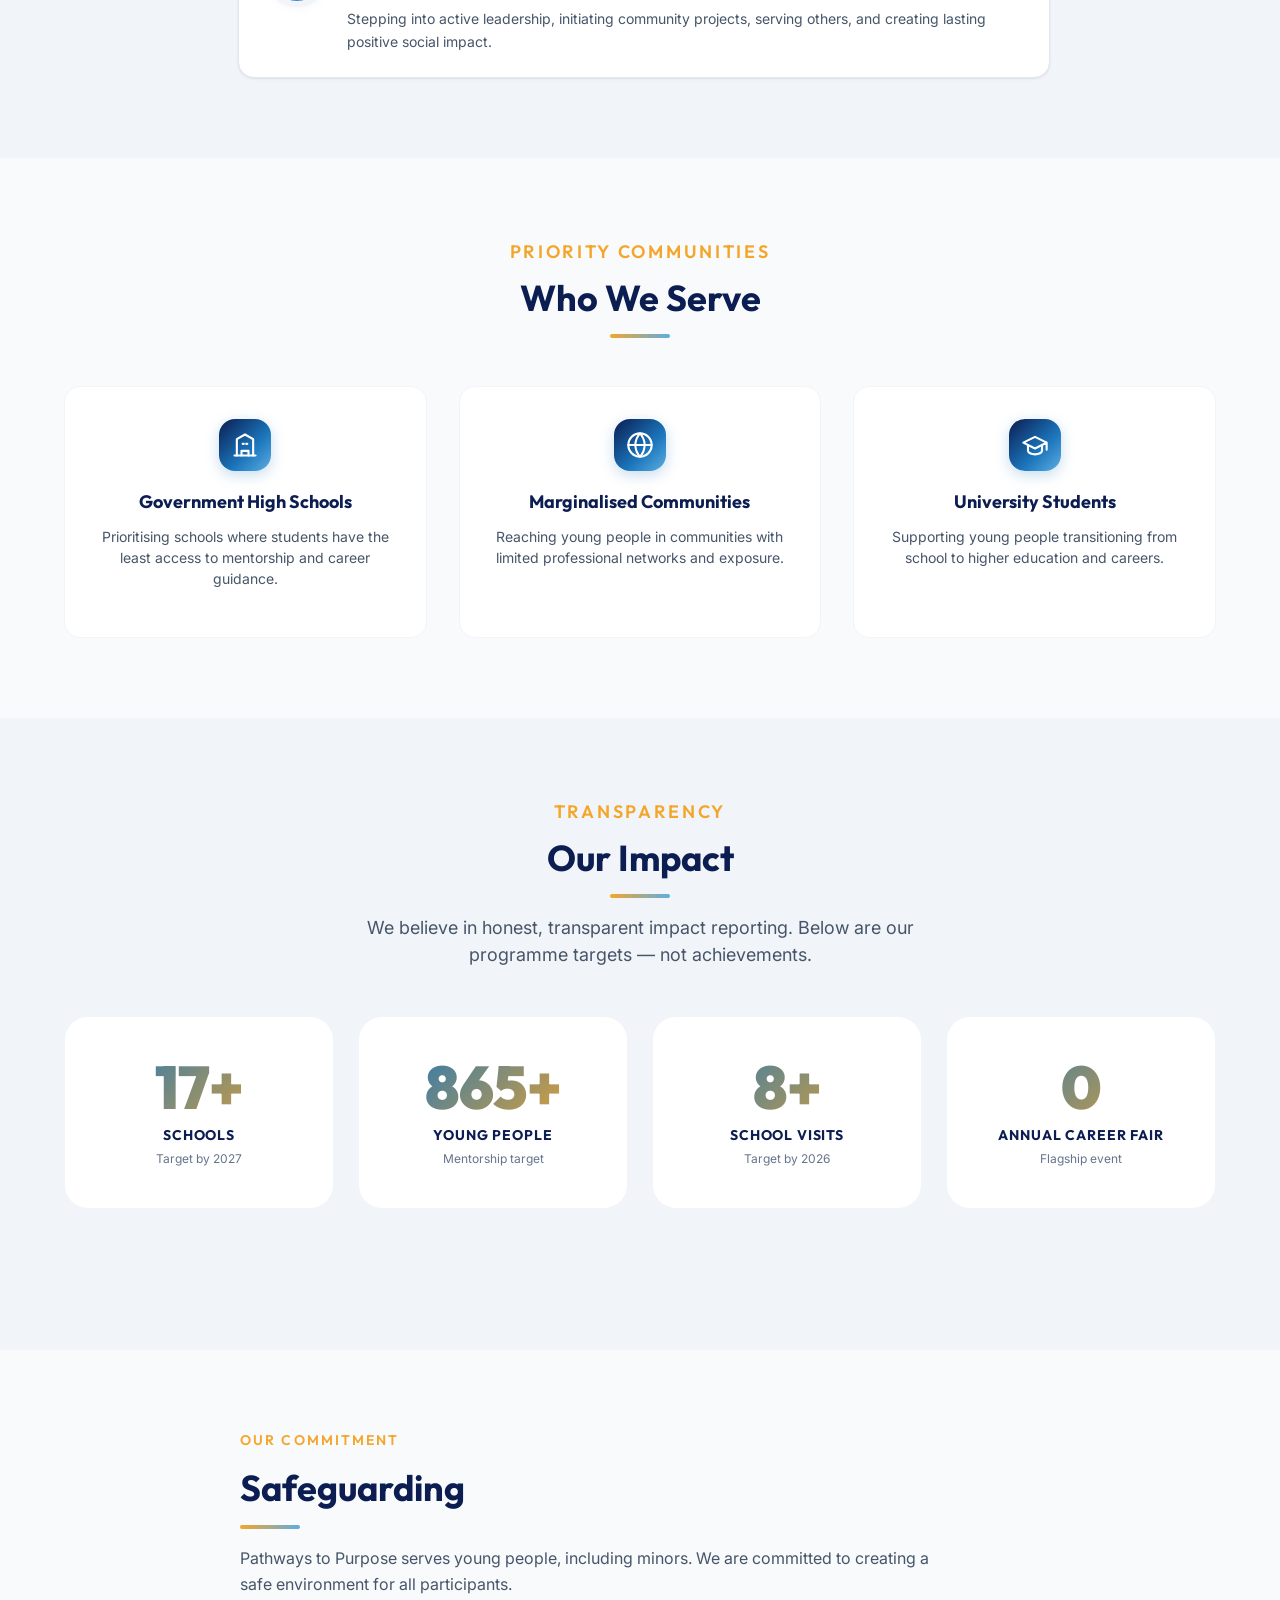
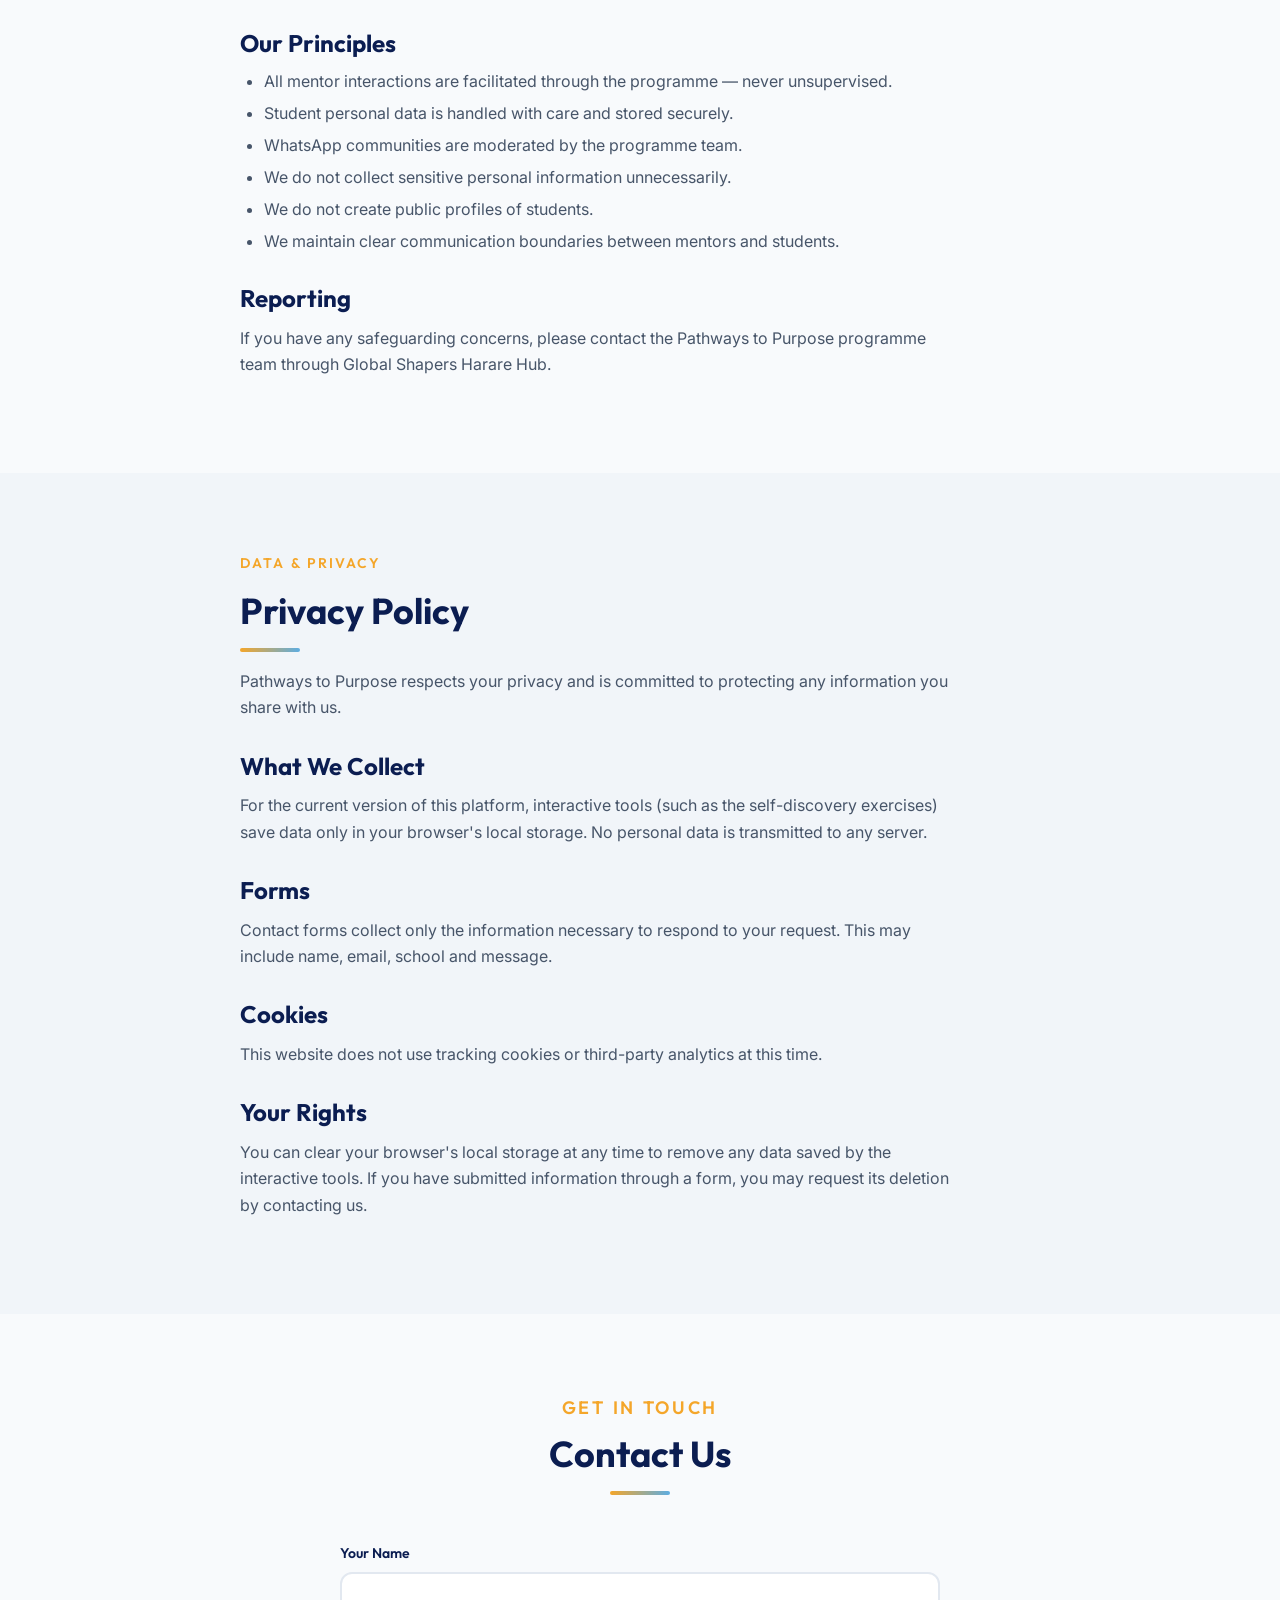
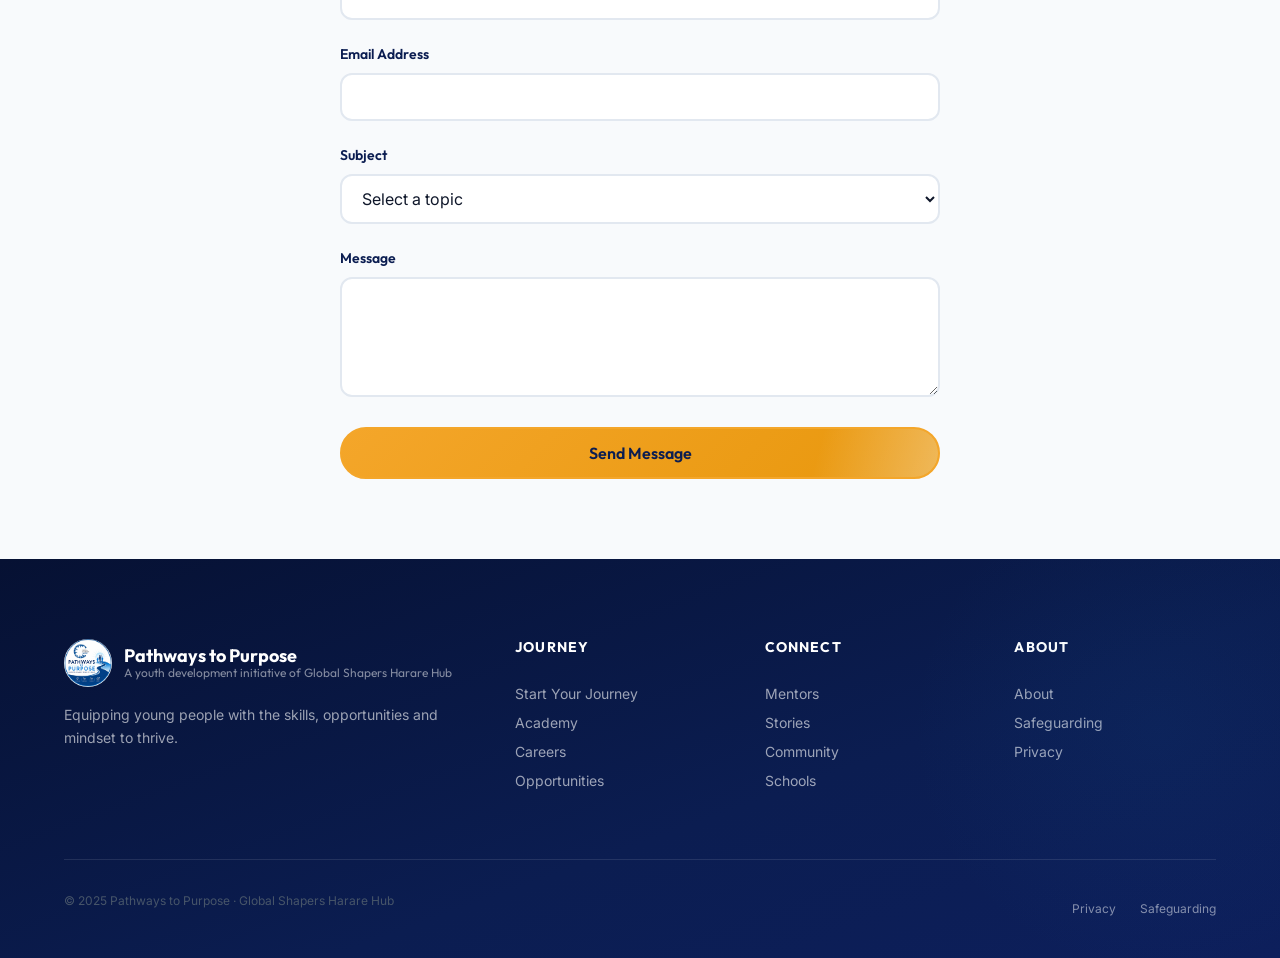
<file: pages/about.html>
<!DOCTYPE html>
<html lang="en">
<head>
  <meta charset="UTF-8">
  <meta name="viewport" content="width=device-width, initial-scale=1.0">
  <title>About — Pathways to Purpose | Global Shapers Harare Hub</title>
  <meta name="description" content="Pathways to Purpose is a youth development initiative of Global Shapers Harare Hub, equipping young people with skills, opportunities and mindset to thrive.">
  <link rel="icon" href="../images/logo.webp" type="image/jpeg">
  <link rel="stylesheet" href="../css/styles.css">
  <!-- Optimized Google Fonts -->
  <link rel="preconnect" href="https://fonts.googleapis.com">
  <link rel="preconnect" href="https://fonts.gstatic.com" crossorigin>
  <link href="https://fonts.googleapis.com/css2?family=Inter:wght@400;500;600;700&family=Outfit:wght@600;700;800;900&display=swap" rel="stylesheet">
</head>
<body>
  <a href="#main-content" class="skip-to-main">Skip to main content</a>
  <nav class="navbar" role="navigation" aria-label="Main navigation">
    <div class="navbar-inner">
      <a href="../index.html" class="navbar-logo" aria-label="Pathways to Purpose Home">
        <img src="../images/logo.webp" alt="Pathways to Purpose Logo" width="48" height="48">
        <div class="navbar-logo-text">
          Pathways to Purpose
          <span>Global Shapers Harare Hub</span>
        </div>
      </a>

      <div class="navbar-links">
        <a href="journey.html">Start Your Journey</a>

        <!-- Dropdown 1: Learn & Grow -->
        <div class="nav-item-dropdown">
          <button class="dropdown-toggle" aria-expanded="false" aria-haspopup="true" type="button">
            Learn &amp; Grow <span class="chevron">▾</span>
          </button>
          <div class="dropdown-menu">
            <a href="learn.html">
              <div>
                <strong>Pathways Academy</strong>
                <span>Structured courses &amp; learning modules</span>
              </div>
            </a>
            <a href="journey.html">
              <div>
                <strong>Self-Discovery Journey</strong>
                <span>Strengths, values, vision &amp; purpose</span>
              </div>
            </a>
            <a href="challenges.html">
              <div>
                <strong>Growth Challenges</strong>
                <span>7-day &amp; 30-day practical action plans</span>
              </div>
            </a>
          </div>
        </div>

        <!-- Dropdown 2: Careers & Opportunities -->
        <div class="nav-item-dropdown">
          <button class="dropdown-toggle" aria-expanded="false" aria-haspopup="true" type="button">
            Careers &amp; Opportunities <span class="chevron">▾</span>
          </button>
          <div class="dropdown-menu">
            <a href="explore.html">
              <div>
                <strong>Explore Careers</strong>
                <span>Discover career fields &amp; prerequisites</span>
              </div>
            </a>
            <a href="opportunities.html">
              <div>
                <strong>Opportunities Hub</strong>
                <span>Scholarships, fellowships &amp; bursaries</span>
              </div>
            </a>
            <a href="mentors.html">
              <div>
                <strong>Meet Mentors</strong>
                <span>Connect with experienced leaders</span>
              </div>
            </a>
            <a href="stories.html">
              <div>
                <strong>Pathways Stories</strong>
                <span>Real journeys of Zimbabwean youth</span>
              </div>
            </a>
          </div>
        </div>

        <!-- Dropdown 3: Community & Engagement -->
        <div class="nav-item-dropdown">
          <button class="dropdown-toggle" aria-expanded="false" aria-haspopup="true" type="button">
            Community &amp; Engagement <span class="chevron">▾</span>
          </button>
          <div class="dropdown-menu">
            <a href="community.html">
              <div>
                <strong>The Pathfinders Community</strong>
                <span>Peer mentorship &amp; weekly reflections</span>
              </div>
            </a>
            <a href="schools.html">
              <div>
                <strong>For Schools</strong>
                <span>School visits &amp; workshop programs</span>
              </div>
            </a>
            <a href="get-involved.html">
              <div>
                <strong>Get Involved</strong>
                <span>Become a mentor, sponsor or partner</span>
              </div>
            </a>
          </div>
        </div>

        <a href="about.html">About</a>
      </div>

      <div class="navbar-cta">
        <a href="journey.html" class="btn btn-primary btn-sm">Start Your Journey</a>
      </div>

      <button class="navbar-toggle" aria-label="Toggle navigation menu" aria-expanded="false">
        <span></span>
        <span></span>
        <span></span>
      </button>
    </div>
  </nav>

  <!-- Mobile Menu -->
  <div class="mobile-menu" role="navigation" aria-label="Mobile navigation">
    <div class="mobile-category-title">Personal Journey</div>
    <a href="journey.html">Start Your Journey</a>
    
    <div class="mobile-category-title">Learn &amp; Grow</div>
    <a href="learn.html">Pathways Academy</a>
    <a href="journey.html">Self-Discovery Journey</a>
    <a href="challenges.html">Growth Challenges</a>

    <div class="mobile-category-title">Careers &amp; Opportunities</div>
    <a href="explore.html">Explore Careers</a>
    <a href="opportunities.html">Opportunities Hub</a>
    <a href="mentors.html">Meet Mentors</a>
    <a href="stories.html">Pathways Stories</a>

    <div class="mobile-category-title">Community &amp; Impact</div>
    <a href="community.html">The Pathfinders Community</a>
    <a href="schools.html">For Schools</a>
    <a href="get-involved.html">Get Involved</a>

    <div class="mobile-category-title">About</div>
    <a href="about.html">About Pathways</a>

    <a href="journey.html" class="btn btn-primary btn-lg" style="margin-top: var(--space-6);">Start Your Journey</a>
  </div>

  <main class="page-content" id="main-content">
    <section class="page-hero">
      <div class="container">
        <div class="breadcrumb"><a href="../index.html">Home</a><span>/</span><span class="current">About</span></div>
        <p class="text-overline reveal" style="color: var(--color-gold);">About Pathways to Purpose</p>
        <h1 class="reveal delay-1">Equipping Young People to Thrive</h1>
        <p class="reveal delay-2">A year-round youth development, mentorship, career exposure and future-readiness programme under the Global Shapers Harare Hub.</p>
      </div>
    </section>

    <!-- Vision & Mission -->
    <section class="section">
      <div class="container">
        <div class="split-layout">
          <div class="reveal">
            <p class="text-overline">Our Vision</p>
            <h2>A Generation of Purpose-Driven Leaders</h2>
            <div class="section-divider"></div>
            <p class="text-lead">A generation of young people who know who they are, understand their purpose, are prepared for the future, and confidently use their abilities to create meaningful impact in their communities.</p>
          </div>
          <div class="reveal-right delay-2">
            <p class="text-overline">Our Mission</p>
            <h2>Skills. Opportunities. Mindset.</h2>
            <div class="section-divider"></div>
            <p class="text-lead">To equip young people with skills, opportunities and a mindset that enable them to thrive academically, socially and career-wise — with particular emphasis on young people in marginalised communities and government schools who have limited access to mentorship, exposure and opportunity.</p>
          </div>
        </div>
      </div>
    </section>

    <!-- Global Shapers -->
    <section class="section bg-surface">
      <div class="container">
        <div class="section-header centered reveal">
          <p class="text-overline">Our Anchor</p>
          <h2>Global Shapers Harare Hub</h2>
          <div class="section-divider"></div>
          <p>Pathways to Purpose is a project of the Global Shapers Harare Hub — part of the Global Shapers Community, an initiative of the World Economic Forum, comprising young people under 30 driving dialogue, action and change in their communities.</p>
        </div>
        <div class="text-center reveal delay-1" style="display: flex; align-items: center; justify-content: center; gap: var(--space-8); flex-wrap: wrap;">
          <div style="text-align: center;">
            <img src="../images/logo.webp" alt="Pathways to Purpose Logo" style="width: 140px; height: 140px; border-radius: var(--radius-2xl); margin: 0 auto var(--space-3); box-shadow: var(--shadow-lg);" loading="lazy" width="140" height="140" decoding="async">
            <p style="font-family: var(--font-display); font-weight: 700; font-size: var(--text-sm); color: var(--color-navy); margin: 0;">Pathways to Purpose</p>
          </div>
          <div style="text-align: center;">
            <div style="width: 140px; height: 140px; border-radius: var(--radius-2xl); background: #0F2B48; display: flex; align-items: center; justify-content: center; margin: 0 auto var(--space-3); box-shadow: var(--shadow-lg); padding: var(--space-4);">
              <span class="icon" data-icon="logoGlobalShapers" style="width: 80px; height: 80px;"></span>
            </div>
            <p style="font-family: var(--font-display); font-weight: 700; font-size: var(--text-sm); color: var(--color-navy); margin: 0;">Global Shapers Harare Hub</p>
          </div>
        </div>
      </div>
    </section>

    <!-- Four Pillars -->
    <section class="section">
      <div class="container">
        <div class="section-header centered reveal"><p class="text-overline">Our Framework</p><h2>Four Pillars of Growth</h2><div class="section-divider"></div></div>
        <div class="grid grid-4">
          <div class="pillar-card reveal delay-1"><div class="pillar-number">01</div><h3>Identity Discovery &amp; Personal Mastery</h3><p>Self-awareness, confidence, discipline and growth mindset.</p></div>
          <div class="pillar-card reveal delay-2"><div class="pillar-number">02</div><h3>Communication &amp; Influence</h3><p>Expression, critical thinking, connection and leadership conversations.</p></div>
          <div class="pillar-card reveal delay-3"><div class="pillar-number">03</div><h3>Employability &amp; Future Readiness</h3><p>Digital skills, AI, CVs, interviews, career knowledge and professional skills.</p></div>
          <div class="pillar-card reveal delay-4"><div class="pillar-number">04</div><h3>Leadership &amp; Community Impact</h3><p>Initiative, service, community development and creating change.</p></div>
        </div>
      </div>
    </section>

    <!-- Five Phases -->
    <section class="section bg-surface">
      <div class="container">
        <div class="section-header centered reveal"><p class="text-overline">Programme Journey</p><h2>Five Phases of Transformation</h2><div class="section-divider"></div></div>
        <div style="max-width: 820px; margin: 0 auto;">
          <div class="phases-timeline">
            <div class="phase-card reveal delay-1">
              <div class="phase-badge-icon"><span class="icon" data-icon="search"></span></div>
              <div class="phase-content">
                <span class="phase-tag">Phase 01</span>
                <h3>Personal Discovery &amp; Mastery</h3>
                <p>Understanding yourself — strengths, values, interests, identity, confidence, and self-discipline as the essential foundation for your future.</p>
              </div>
            </div>
            <div class="phase-card reveal delay-2">
              <div class="phase-badge-icon"><span class="icon" data-icon="compass"></span></div>
              <div class="phase-content">
                <span class="phase-tag">Phase 02</span>
                <h3>Purpose, Vision &amp; Direction</h3>
                <p>Exploring purpose, setting a clear vision, defining actionable goals, developing critical thinking, and making intentional decisions.</p>
              </div>
            </div>
            <div class="phase-card reveal delay-3">
              <div class="phase-badge-icon"><span class="icon" data-icon="shield"></span></div>
              <div class="phase-content">
                <span class="phase-tag">Phase 03</span>
                <h3>Employability &amp; Future Readiness</h3>
                <p>Developing effective communication, emotional intelligence, digital literacy, practical AI skills, and professional readiness.</p>
              </div>
            </div>
            <div class="phase-card reveal delay-4">
              <div class="phase-badge-icon"><span class="icon" data-icon="rocket"></span></div>
              <div class="phase-content">
                <span class="phase-tag">Phase 04</span>
                <h3>Exposure, Mentorship &amp; Opportunity</h3>
                <p>Broadening horizons through career exploration, mentor connections, scholarships, internships, networking, and opportunity access.</p>
              </div>
            </div>
            <div class="phase-card reveal delay-5">
              <div class="phase-badge-icon"><span class="icon" data-icon="star"></span></div>
              <div class="phase-content">
                <span class="phase-tag">Phase 05</span>
                <h3>Leadership &amp; Community Impact</h3>
                <p>Stepping into active leadership, initiating community projects, serving others, and creating lasting positive social impact.</p>
              </div>
            </div>
          </div>
        </div>
      </div>
    </section>

    <!-- Who We Serve -->
    <section class="section">
      <div class="container">
        <div class="section-header centered reveal"><p class="text-overline">Priority Communities</p><h2>Who We Serve</h2><div class="section-divider"></div></div>
        <div class="grid grid-3 reveal delay-1">
          <div class="card card-icon"><div class="icon-wrap"><span class="icon" data-icon="school"></span></div><h3 class="card-title" style="font-size: var(--text-lg);">Government High Schools</h3><p class="card-text">Prioritising schools where students have the least access to mentorship and career guidance.</p></div>
          <div class="card card-icon"><div class="icon-wrap"><span class="icon" data-icon="globe"></span></div><h3 class="card-title" style="font-size: var(--text-lg);">Marginalised Communities</h3><p class="card-text">Reaching young people in communities with limited professional networks and exposure.</p></div>
          <div class="card card-icon"><div class="icon-wrap"><span class="icon" data-icon="graduationCap"></span></div><h3 class="card-title" style="font-size: var(--text-lg);">University Students</h3><p class="card-text">Supporting young people transitioning from school to higher education and careers.</p></div>
        </div>
      </div>
    </section>

    <!-- Impact -->
    <section class="section bg-surface" id="impact">
      <div class="container">
        <div class="section-header centered reveal"><p class="text-overline">Transparency</p><h2>Our Impact</h2><div class="section-divider"></div><p>We believe in honest, transparent impact reporting. Below are our programme targets — not achievements.</p></div>
        <div class="stats-grid reveal delay-1">
          <div class="stat-card"><div class="stat-number" data-count="20" data-suffix="+">0</div><div class="stat-label">Schools</div><div class="stat-note">Target by 2027</div></div>
          <div class="stat-card"><div class="stat-number" data-count="1000" data-suffix="+">0</div><div class="stat-label">Young People</div><div class="stat-note">Mentorship target</div></div>
          <div class="stat-card"><div class="stat-number" data-count="10" data-suffix="+">0</div><div class="stat-label">School Visits</div><div class="stat-note">Target by 2026</div></div>
          <div class="stat-card"><div class="stat-number" data-count="1">0</div><div class="stat-label">Annual Career Fair</div><div class="stat-note">Flagship event</div></div>
        </div>
        <p class="text-center reveal delay-2" style="margin-top: var(--space-6); font-size: var(--text-sm); color: var(--color-text-muted);">Verified impact data will be published here as programme milestones are achieved and verified.</p>
      </div>
    </section>

    <!-- Safeguarding -->
    <section class="section" id="safeguarding">
      <div class="container">
        <div style="max-width: 800px; margin: 0 auto;" class="reveal">
          <p class="text-overline">Our Commitment</p>
          <h2>Safeguarding</h2>
          <div class="section-divider"></div>
          <div class="prose">
            <p>Pathways to Purpose serves young people, including minors. We are committed to creating a safe environment for all participants.</p>
            <h3>Our Principles</h3>
            <ul>
              <li>All mentor interactions are facilitated through the programme — never unsupervised.</li>
              <li>Student personal data is handled with care and stored securely.</li>
              <li>WhatsApp communities are moderated by the programme team.</li>
              <li>We do not collect sensitive personal information unnecessarily.</li>
              <li>We do not create public profiles of students.</li>
              <li>We maintain clear communication boundaries between mentors and students.</li>
            </ul>
            <h3>Reporting</h3>
            <p>If you have any safeguarding concerns, please contact the Pathways to Purpose programme team through Global Shapers Harare Hub.</p>
          </div>
        </div>
      </div>
    </section>

    <!-- Privacy -->
    <section class="section bg-surface" id="privacy">
      <div class="container">
        <div style="max-width: 800px; margin: 0 auto;" class="reveal">
          <p class="text-overline">Data &amp; Privacy</p>
          <h2>Privacy Policy</h2>
          <div class="section-divider"></div>
          <div class="prose">
            <p>Pathways to Purpose respects your privacy and is committed to protecting any information you share with us.</p>
            <h3>What We Collect</h3>
            <p>For the current version of this platform, interactive tools (such as the self-discovery exercises) save data only in your browser's local storage. No personal data is transmitted to any server.</p>
            <h3>Forms</h3>
            <p>Contact forms collect only the information necessary to respond to your request. This may include name, email, school and message.</p>
            <h3>Cookies</h3>
            <p>This website does not use tracking cookies or third-party analytics at this time.</p>
            <h3>Your Rights</h3>
            <p>You can clear your browser's local storage at any time to remove any data saved by the interactive tools. If you have submitted information through a form, you may request its deletion by contacting us.</p>
          </div>
        </div>
      </div>
    </section>

    <!-- Contact -->
    <section class="section" id="contact">
      <div class="container">
        <div style="max-width: 600px; margin: 0 auto;" class="reveal">
          <div class="section-header centered"><p class="text-overline">Get in Touch</p><h2>Contact Us</h2><div class="section-divider"></div></div>
          <form data-ajax>
            <div class="form-group"><label class="form-label" for="contact-name">Your Name</label><input type="text" class="form-input" id="contact-name" required></div>
            <div class="form-group"><label class="form-label" for="contact-email">Email Address</label><input type="email" class="form-input" id="contact-email" required></div>
            <div class="form-group"><label class="form-label" for="contact-subject">Subject</label><select class="form-select" id="contact-subject"><option value="">Select a topic</option><option>General enquiry</option><option>Partnership</option><option>Mentorship</option><option>Schools</option><option>Safeguarding concern</option><option>Other</option></select></div>
            <div class="form-group"><label class="form-label" for="contact-message">Message</label><textarea class="form-textarea" id="contact-message" required></textarea></div>
            <button type="submit" class="btn btn-primary" style="width: 100%;">Send Message</button>
          </form>
        </div>
      </div>
    </section>
  </main>

  <footer class="footer"><div class="container"><div class="footer-grid"><div class="footer-brand"><div class="footer-logo"><img src="../images/logo.webp" alt="" width="48" height="48" loading="lazy" decoding="async"><div class="footer-logo-text">Pathways to Purpose<span>A youth development initiative of Global Shapers Harare Hub</span></div></div><p>Equipping young people with the skills, opportunities and mindset to thrive.</p></div><div class="footer-col"><h4>Journey</h4><a href="journey.html">Start Your Journey</a><a href="learn.html">Academy</a><a href="explore.html">Careers</a><a href="opportunities.html">Opportunities</a></div><div class="footer-col"><h4>Connect</h4><a href="mentors.html">Mentors</a><a href="stories.html">Stories</a><a href="community.html">Community</a><a href="schools.html">Schools</a></div><div class="footer-col"><h4>About</h4><a href="about.html">About</a><a href="about.html#safeguarding">Safeguarding</a><a href="about.html#privacy">Privacy</a></div></div><div class="footer-bottom"><p>&copy; 2025 Pathways to Purpose · Global Shapers Harare Hub</p><div class="footer-bottom-links"><a href="about.html#privacy">Privacy</a><a href="about.html#safeguarding">Safeguarding</a></div></div></div></footer>
  <button class="back-to-top" aria-label="Back to top">↑</button>
  <script src="../js/icons.js"></script>
  <script src="../js/main.js"></script>

  <script>
    document.addEventListener('DOMContentLoaded', () => {
      if (typeof highlightActiveNav === 'function') {
        highlightActiveNav();
      }
    });
  </script>

  <script>
    if ('serviceWorker' in navigator) {
      window.addEventListener('load', () => {
        // Paths handle both root and /pages/ subdirectory
        const swPath = window.location.pathname.includes('/pages/') ? '../sw.js' : './sw.js';
        navigator.serviceWorker.register(swPath).catch(err => {
          console.log('Service Worker registration failed:', err);
        });
      });
    }
  </script>
</body>
</html>
</file>
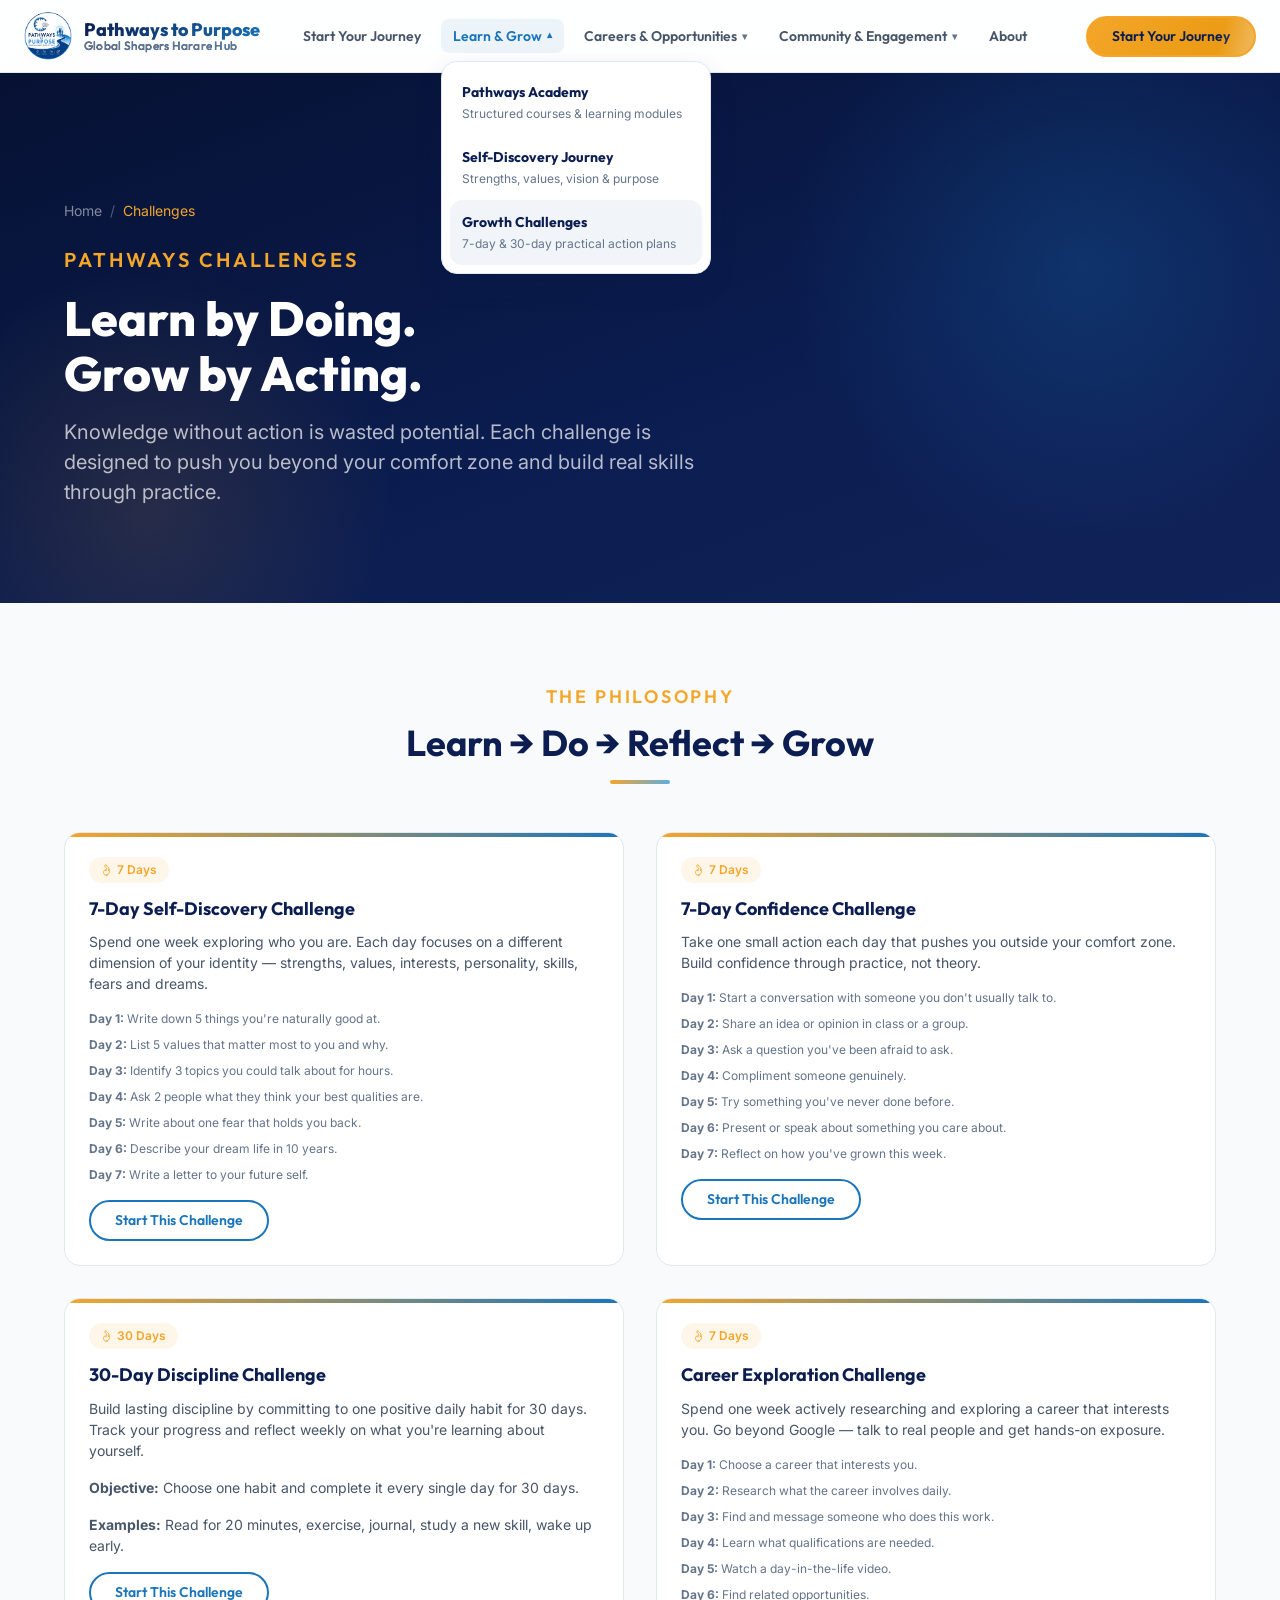
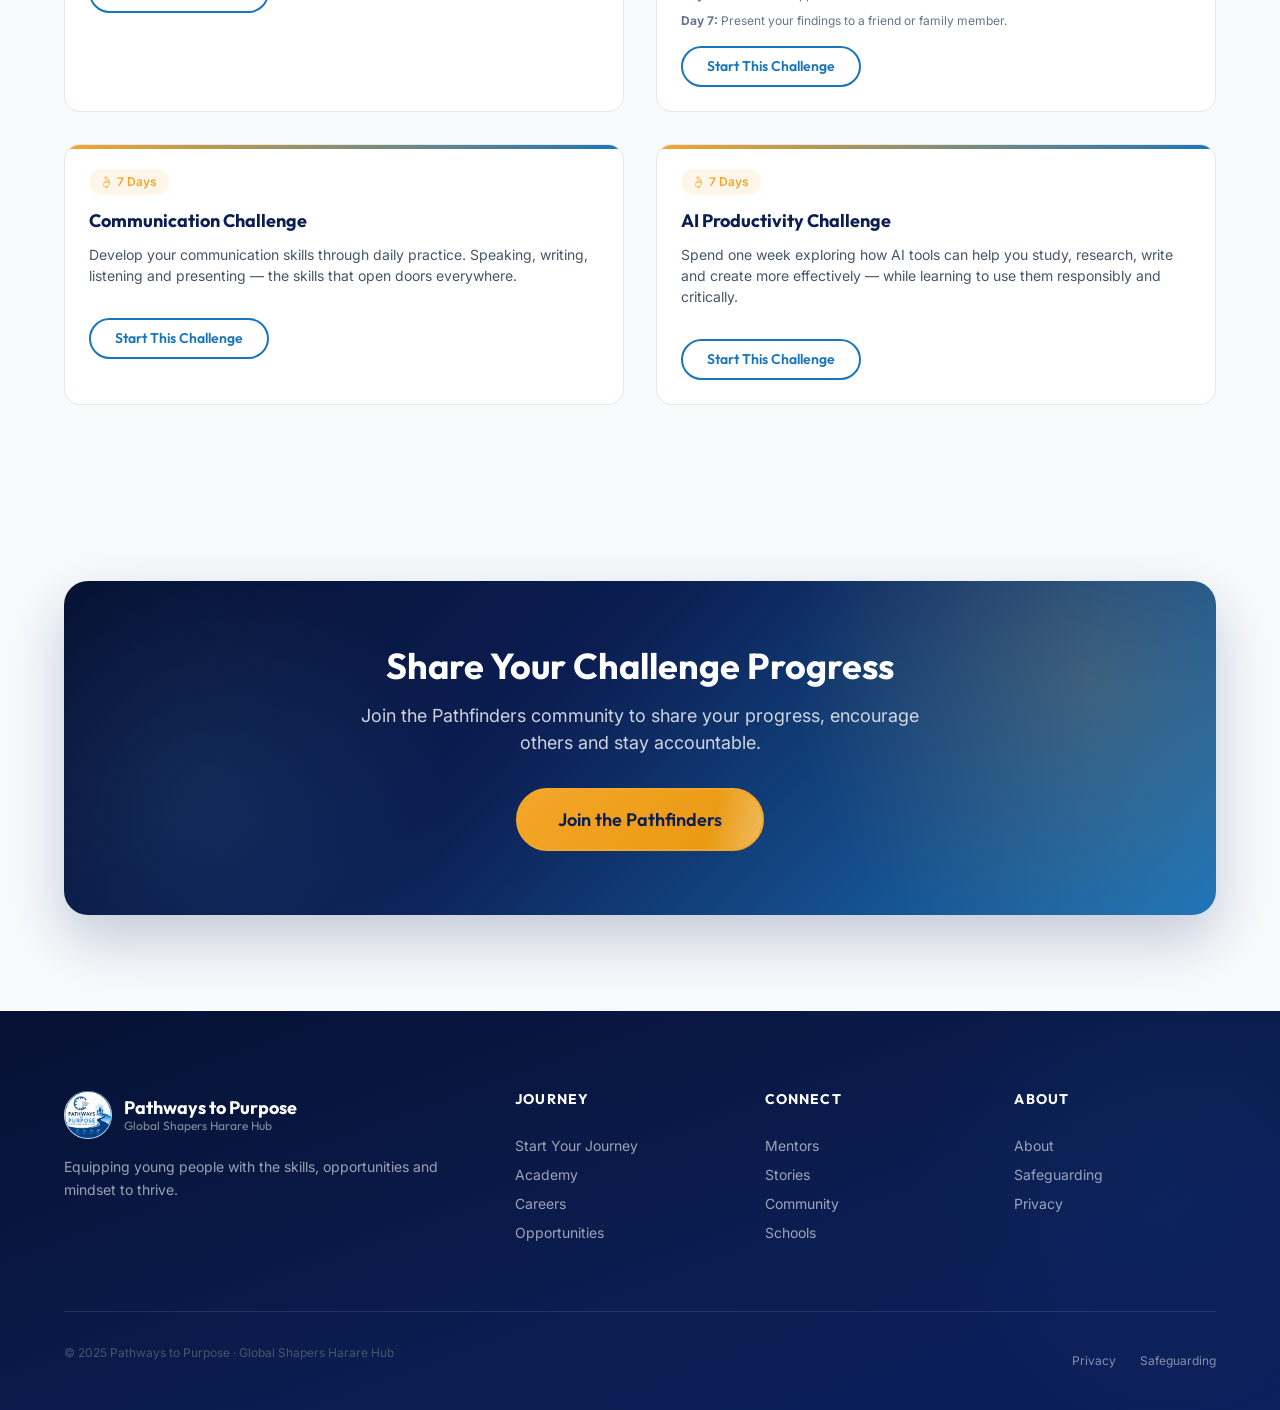
<file: pages/challenges.html>
<!DOCTYPE html>
<html lang="en">
<head>
  <meta charset="UTF-8">
  <meta name="viewport" content="width=device-width, initial-scale=1.0">
  <title>Challenges — Learn By Doing | Pathways to Purpose</title>
  <meta name="description" content="Take on practical growth challenges. 7-day and 30-day challenges in self-discovery, confidence, discipline, communication, AI and more.">
  <link rel="icon" href="../images/logo.webp" type="image/jpeg">
  <link rel="stylesheet" href="../css/styles.css">
  <!-- Optimized Google Fonts -->
  <link rel="preconnect" href="https://fonts.googleapis.com">
  <link rel="preconnect" href="https://fonts.gstatic.com" crossorigin>
  <link href="https://fonts.googleapis.com/css2?family=Inter:wght@400;500;600;700&family=Outfit:wght@600;700;800;900&display=swap" rel="stylesheet">
</head>
<body>
  <nav class="navbar" role="navigation" aria-label="Main navigation">
    <div class="navbar-inner">
      <a href="../index.html" class="navbar-logo" aria-label="Pathways to Purpose Home">
        <img src="../images/logo.webp" alt="Pathways to Purpose Logo" width="48" height="48">
        <div class="navbar-logo-text">
          Pathways to Purpose
          <span>Global Shapers Harare Hub</span>
        </div>
      </a>

      <div class="navbar-links">
        <a href="journey.html">Start Your Journey</a>

        <!-- Dropdown 1: Learn & Grow -->
        <div class="nav-item-dropdown">
          <button class="dropdown-toggle" aria-expanded="false" aria-haspopup="true" type="button">
            Learn &amp; Grow <span class="chevron">▾</span>
          </button>
          <div class="dropdown-menu">
            <a href="learn.html">
              <div>
                <strong>Pathways Academy</strong>
                <span>Structured courses &amp; learning modules</span>
              </div>
            </a>
            <a href="journey.html">
              <div>
                <strong>Self-Discovery Journey</strong>
                <span>Strengths, values, vision &amp; purpose</span>
              </div>
            </a>
            <a href="challenges.html">
              <div>
                <strong>Growth Challenges</strong>
                <span>7-day &amp; 30-day practical action plans</span>
              </div>
            </a>
          </div>
        </div>

        <!-- Dropdown 2: Careers & Opportunities -->
        <div class="nav-item-dropdown">
          <button class="dropdown-toggle" aria-expanded="false" aria-haspopup="true" type="button">
            Careers &amp; Opportunities <span class="chevron">▾</span>
          </button>
          <div class="dropdown-menu">
            <a href="explore.html">
              <div>
                <strong>Explore Careers</strong>
                <span>Discover career fields &amp; prerequisites</span>
              </div>
            </a>
            <a href="opportunities.html">
              <div>
                <strong>Opportunities Hub</strong>
                <span>Scholarships, fellowships &amp; bursaries</span>
              </div>
            </a>
            <a href="mentors.html">
              <div>
                <strong>Meet Mentors</strong>
                <span>Connect with experienced leaders</span>
              </div>
            </a>
            <a href="stories.html">
              <div>
                <strong>Pathways Stories</strong>
                <span>Real journeys of Zimbabwean youth</span>
              </div>
            </a>
          </div>
        </div>

        <!-- Dropdown 3: Community & Engagement -->
        <div class="nav-item-dropdown">
          <button class="dropdown-toggle" aria-expanded="false" aria-haspopup="true" type="button">
            Community &amp; Engagement <span class="chevron">▾</span>
          </button>
          <div class="dropdown-menu">
            <a href="community.html">
              <div>
                <strong>The Pathfinders Community</strong>
                <span>Peer mentorship &amp; weekly reflections</span>
              </div>
            </a>
            <a href="schools.html">
              <div>
                <strong>For Schools</strong>
                <span>School visits &amp; workshop programs</span>
              </div>
            </a>
            <a href="get-involved.html">
              <div>
                <strong>Get Involved</strong>
                <span>Become a mentor, sponsor or partner</span>
              </div>
            </a>
          </div>
        </div>

        <a href="about.html">About</a>
      </div>

      <div class="navbar-cta">
        <a href="journey.html" class="btn btn-primary btn-sm">Start Your Journey</a>
      </div>

      <button class="navbar-toggle" aria-label="Toggle navigation menu" aria-expanded="false">
        <span></span>
        <span></span>
        <span></span>
      </button>
    </div>
  </nav>

  <!-- Mobile Menu -->
  <div class="mobile-menu" role="navigation" aria-label="Mobile navigation">
    <div class="mobile-category-title">Personal Journey</div>
    <a href="journey.html">Start Your Journey</a>
    
    <div class="mobile-category-title">Learn &amp; Grow</div>
    <a href="learn.html">Pathways Academy</a>
    <a href="journey.html">Self-Discovery Journey</a>
    <a href="challenges.html">Growth Challenges</a>

    <div class="mobile-category-title">Careers &amp; Opportunities</div>
    <a href="explore.html">Explore Careers</a>
    <a href="opportunities.html">Opportunities Hub</a>
    <a href="mentors.html">Meet Mentors</a>
    <a href="stories.html">Pathways Stories</a>

    <div class="mobile-category-title">Community &amp; Impact</div>
    <a href="community.html">The Pathfinders Community</a>
    <a href="schools.html">For Schools</a>
    <a href="get-involved.html">Get Involved</a>

    <div class="mobile-category-title">About</div>
    <a href="about.html">About Pathways</a>

    <a href="journey.html" class="btn btn-primary btn-lg" style="margin-top: var(--space-6);">Start Your Journey</a>
  </div>

  <main class="page-content">
    <section class="page-hero">
      <div class="container">
        <div class="breadcrumb"><a href="../index.html">Home</a><span>/</span><span class="current">Challenges</span></div>
        <p class="text-overline reveal" style="color: var(--color-gold);">Pathways Challenges</p>
        <h1 class="reveal delay-1">Learn by Doing.<br>Grow by Acting.</h1>
        <p class="reveal delay-2">Knowledge without action is wasted potential. Each challenge is designed to push you beyond your comfort zone and build real skills through practice.</p>
      </div>
    </section>

    <section class="section">
      <div class="container">
        <div class="section-header centered reveal">
          <p class="text-overline">The Philosophy</p>
          <h2>Learn → Do → Reflect → Grow</h2>
          <div class="section-divider"></div>
        </div>

        <div class="grid grid-2">
          <div class="challenge-card reveal">
            <span class="challenge-duration"><span class="icon" data-icon="fire"></span> 7 Days</span>
            <h3>7-Day Self-Discovery Challenge</h3>
            <p class="card-text">Spend one week exploring who you are. Each day focuses on a different dimension of your identity — strengths, values, interests, personality, skills, fears and dreams.</p>
            <div style="margin-top: var(--space-4);">
              <p style="font-size: var(--text-xs); color: var(--color-text-muted); margin-bottom: var(--space-2);"><strong>Day 1:</strong> Write down 5 things you're naturally good at.</p>
              <p style="font-size: var(--text-xs); color: var(--color-text-muted); margin-bottom: var(--space-2);"><strong>Day 2:</strong> List 5 values that matter most to you and why.</p>
              <p style="font-size: var(--text-xs); color: var(--color-text-muted); margin-bottom: var(--space-2);"><strong>Day 3:</strong> Identify 3 topics you could talk about for hours.</p>
              <p style="font-size: var(--text-xs); color: var(--color-text-muted); margin-bottom: var(--space-2);"><strong>Day 4:</strong> Ask 2 people what they think your best qualities are.</p>
              <p style="font-size: var(--text-xs); color: var(--color-text-muted); margin-bottom: var(--space-2);"><strong>Day 5:</strong> Write about one fear that holds you back.</p>
              <p style="font-size: var(--text-xs); color: var(--color-text-muted); margin-bottom: var(--space-2);"><strong>Day 6:</strong> Describe your dream life in 10 years.</p>
              <p style="font-size: var(--text-xs); color: var(--color-text-muted); margin-bottom: var(--space-4);"><strong>Day 7:</strong> Write a letter to your future self.</p>
            </div>
            <a href="journey.html" class="btn btn-outline btn-sm">Start This Challenge</a>
          </div>

          <div class="challenge-card reveal delay-1">
            <span class="challenge-duration"><span class="icon" data-icon="fire"></span> 7 Days</span>
            <h3>7-Day Confidence Challenge</h3>
            <p class="card-text">Take one small action each day that pushes you outside your comfort zone. Build confidence through practice, not theory.</p>
            <div style="margin-top: var(--space-4);">
              <p style="font-size: var(--text-xs); color: var(--color-text-muted); margin-bottom: var(--space-2);"><strong>Day 1:</strong> Start a conversation with someone you don't usually talk to.</p>
              <p style="font-size: var(--text-xs); color: var(--color-text-muted); margin-bottom: var(--space-2);"><strong>Day 2:</strong> Share an idea or opinion in class or a group.</p>
              <p style="font-size: var(--text-xs); color: var(--color-text-muted); margin-bottom: var(--space-2);"><strong>Day 3:</strong> Ask a question you've been afraid to ask.</p>
              <p style="font-size: var(--text-xs); color: var(--color-text-muted); margin-bottom: var(--space-2);"><strong>Day 4:</strong> Compliment someone genuinely.</p>
              <p style="font-size: var(--text-xs); color: var(--color-text-muted); margin-bottom: var(--space-2);"><strong>Day 5:</strong> Try something you've never done before.</p>
              <p style="font-size: var(--text-xs); color: var(--color-text-muted); margin-bottom: var(--space-2);"><strong>Day 6:</strong> Present or speak about something you care about.</p>
              <p style="font-size: var(--text-xs); color: var(--color-text-muted); margin-bottom: var(--space-4);"><strong>Day 7:</strong> Reflect on how you've grown this week.</p>
            </div>
            <a href="#" class="btn btn-outline btn-sm">Start This Challenge</a>
          </div>

          <div class="challenge-card reveal">
            <span class="challenge-duration"><span class="icon" data-icon="fire"></span> 30 Days</span>
            <h3>30-Day Discipline Challenge</h3>
            <p class="card-text">Build lasting discipline by committing to one positive daily habit for 30 days. Track your progress and reflect weekly on what you're learning about yourself.</p>
            <div style="margin-top: var(--space-4);">
              <p style="font-size: var(--text-sm); color: var(--color-text-secondary);"><strong>Objective:</strong> Choose one habit and complete it every single day for 30 days.</p>
              <p style="font-size: var(--text-sm); color: var(--color-text-secondary); margin-bottom: 0;"><strong>Examples:</strong> Read for 20 minutes, exercise, journal, study a new skill, wake up early.</p>
            </div>
            <a href="#" class="btn btn-outline btn-sm" style="margin-top: var(--space-4);">Start This Challenge</a>
          </div>

          <div class="challenge-card reveal delay-1">
            <span class="challenge-duration"><span class="icon" data-icon="fire"></span> 7 Days</span>
            <h3>Career Exploration Challenge</h3>
            <p class="card-text">Spend one week actively researching and exploring a career that interests you. Go beyond Google — talk to real people and get hands-on exposure.</p>
            <div style="margin-top: var(--space-4);">
              <p style="font-size: var(--text-xs); color: var(--color-text-muted); margin-bottom: var(--space-2);"><strong>Day 1:</strong> Choose a career that interests you.</p>
              <p style="font-size: var(--text-xs); color: var(--color-text-muted); margin-bottom: var(--space-2);"><strong>Day 2:</strong> Research what the career involves daily.</p>
              <p style="font-size: var(--text-xs); color: var(--color-text-muted); margin-bottom: var(--space-2);"><strong>Day 3:</strong> Find and message someone who does this work.</p>
              <p style="font-size: var(--text-xs); color: var(--color-text-muted); margin-bottom: var(--space-2);"><strong>Day 4:</strong> Learn what qualifications are needed.</p>
              <p style="font-size: var(--text-xs); color: var(--color-text-muted); margin-bottom: var(--space-2);"><strong>Day 5:</strong> Watch a day-in-the-life video.</p>
              <p style="font-size: var(--text-xs); color: var(--color-text-muted); margin-bottom: var(--space-2);"><strong>Day 6:</strong> Find related opportunities.</p>
              <p style="font-size: var(--text-xs); color: var(--color-text-muted); margin-bottom: var(--space-4);"><strong>Day 7:</strong> Present your findings to a friend or family member.</p>
            </div>
            <a href="explore.html" class="btn btn-outline btn-sm">Start This Challenge</a>
          </div>

          <div class="challenge-card reveal">
            <span class="challenge-duration"><span class="icon" data-icon="fire"></span> 7 Days</span>
            <h3>Communication Challenge</h3>
            <p class="card-text">Develop your communication skills through daily practice. Speaking, writing, listening and presenting — the skills that open doors everywhere.</p>
            <a href="#" class="btn btn-outline btn-sm" style="margin-top: var(--space-4);">Start This Challenge</a>
          </div>

          <div class="challenge-card reveal delay-1">
            <span class="challenge-duration"><span class="icon" data-icon="fire"></span> 7 Days</span>
            <h3>AI Productivity Challenge</h3>
            <p class="card-text">Spend one week exploring how AI tools can help you study, research, write and create more effectively — while learning to use them responsibly and critically.</p>
            <a href="#" class="btn btn-outline btn-sm" style="margin-top: var(--space-4);">Start This Challenge</a>
          </div>
        </div>
      </div>
    </section>

    <section class="section-lg"><div class="container"><div class="cta-banner reveal"><h2>Share Your Challenge Progress</h2><p>Join the Pathfinders community to share your progress, encourage others and stay accountable.</p><a href="community.html" class="btn btn-primary btn-lg">Join the Pathfinders</a></div></div></section>
  </main>

  <footer class="footer"><div class="container"><div class="footer-grid"><div class="footer-brand"><div class="footer-logo"><img src="../images/logo.webp" alt="" width="48" height="48" loading="lazy"><div class="footer-logo-text">Pathways to Purpose<span>Global Shapers Harare Hub</span></div></div><p>Equipping young people with the skills, opportunities and mindset to thrive.</p></div><div class="footer-col"><h4>Journey</h4><a href="journey.html">Start Your Journey</a><a href="learn.html">Academy</a><a href="explore.html">Careers</a><a href="opportunities.html">Opportunities</a></div><div class="footer-col"><h4>Connect</h4><a href="mentors.html">Mentors</a><a href="stories.html">Stories</a><a href="community.html">Community</a><a href="schools.html">Schools</a></div><div class="footer-col"><h4>About</h4><a href="about.html">About</a><a href="about.html#safeguarding">Safeguarding</a><a href="about.html#privacy">Privacy</a></div></div><div class="footer-bottom"><p>&copy; 2025 Pathways to Purpose · Global Shapers Harare Hub</p><div class="footer-bottom-links"><a href="about.html#privacy">Privacy</a><a href="about.html#safeguarding">Safeguarding</a></div></div></div></footer>
  <button class="back-to-top" aria-label="Back to top">↑</button>
  <script src="../js/icons.js"></script>
  <script src="../js/main.js"></script>

  <script>
    document.addEventListener('DOMContentLoaded', () => {
      if (typeof highlightActiveNav === 'function') {
        highlightActiveNav();
      }
    });
  </script>

  <script>
    if ('serviceWorker' in navigator) {
      window.addEventListener('load', () => {
        // Paths handle both root and /pages/ subdirectory
        const swPath = window.location.pathname.includes('/pages/') ? '../sw.js' : './sw.js';
        navigator.serviceWorker.register(swPath).catch(err => {
          console.log('Service Worker registration failed:', err);
        });
      });
    }
  </script>
</body>
</html>
</file>
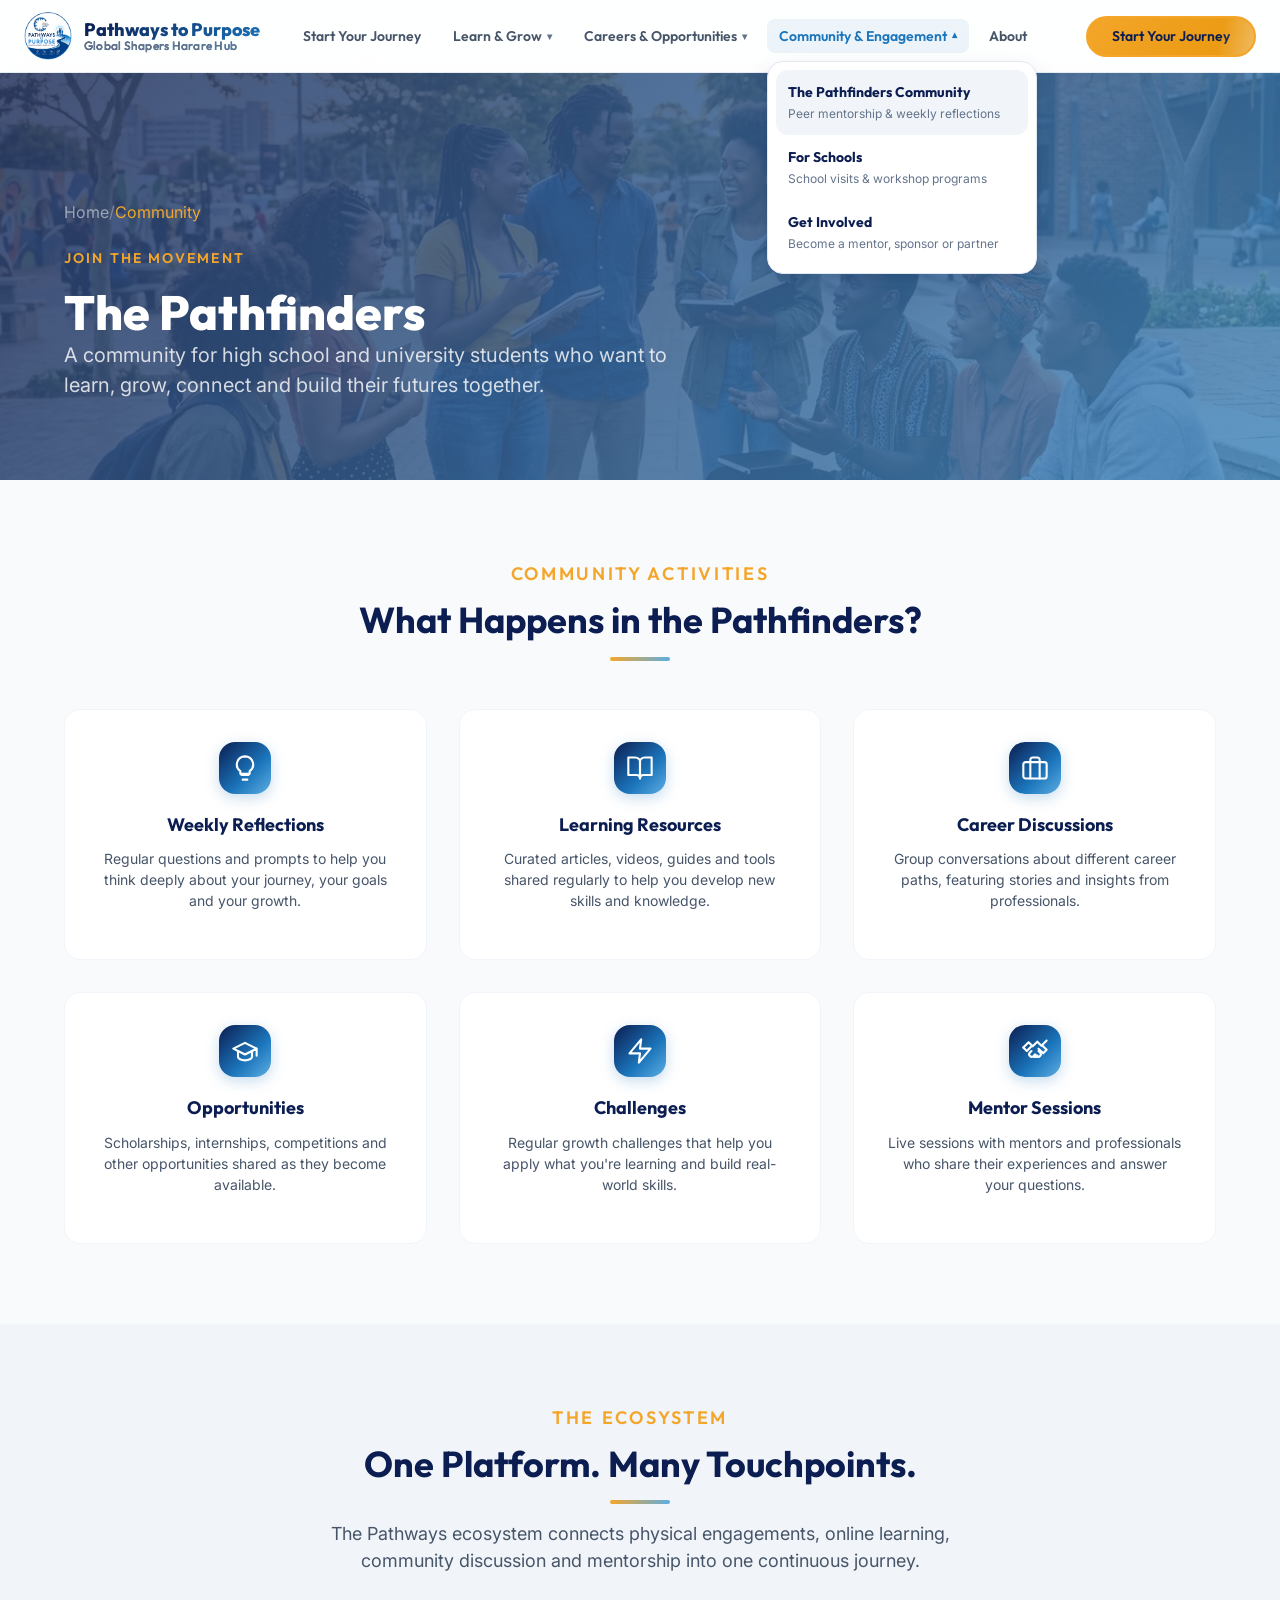
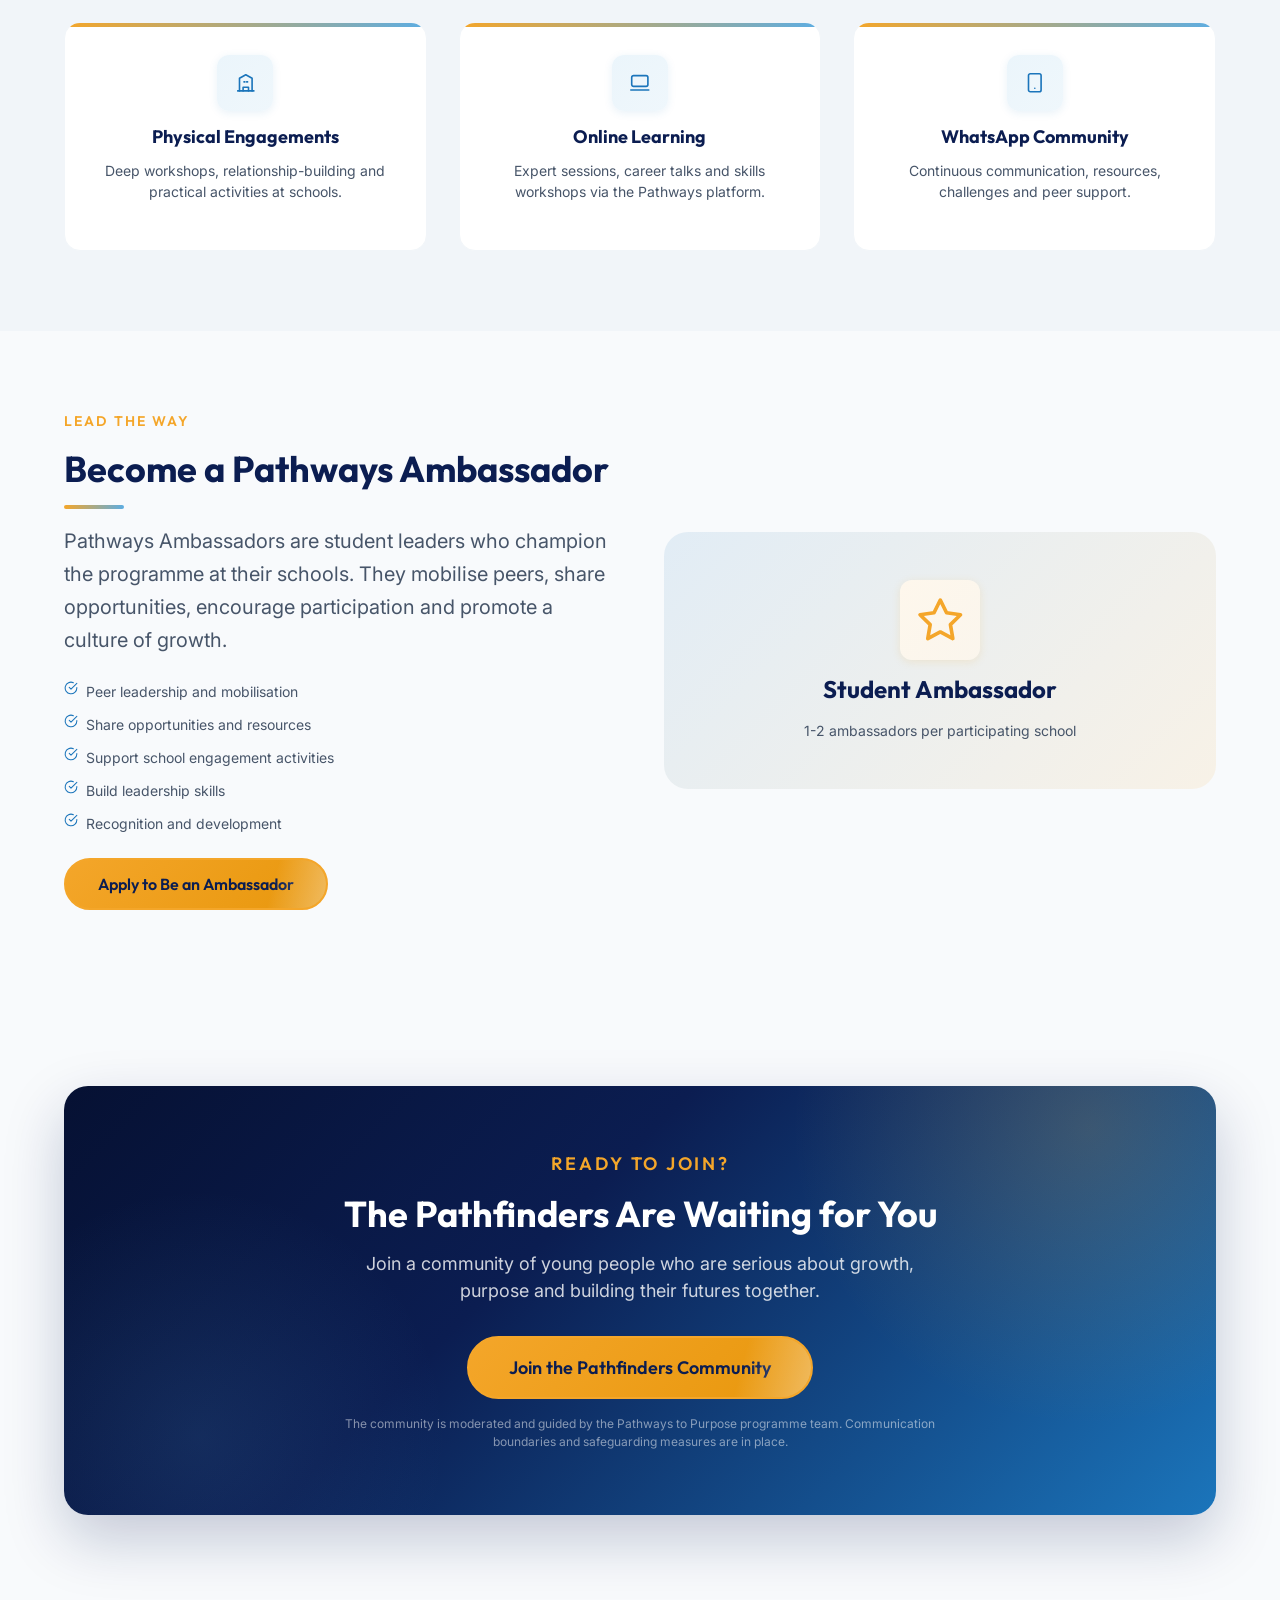
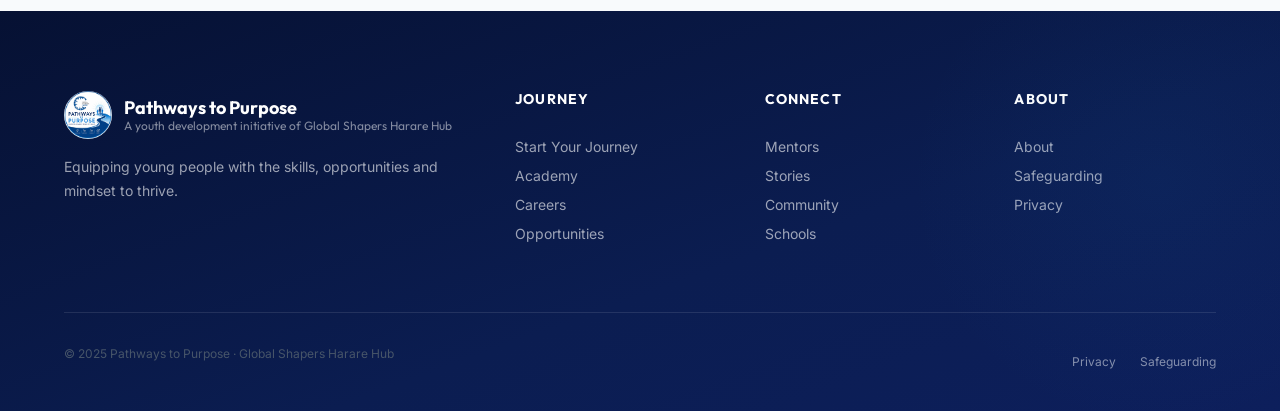
<file: pages/community.html>
<!DOCTYPE html>
<html lang="en">
<head>
  <meta charset="UTF-8">
  <meta name="viewport" content="width=device-width, initial-scale=1.0">
  <title>The Pathfinders Community — Pathways to Purpose</title>
  <meta name="description" content="Join the Pathfinders — a community for high school and university students who want to learn, grow, connect and build their futures together.">
  <link rel="icon" href="../images/logo.webp" type="image/jpeg">
  <link rel="stylesheet" href="../css/styles.css">
  <!-- Optimized Google Fonts -->
  <link rel="preconnect" href="https://fonts.googleapis.com">
  <link rel="preconnect" href="https://fonts.gstatic.com" crossorigin>
  <link href="https://fonts.googleapis.com/css2?family=Inter:wght@400;500;600;700&family=Outfit:wght@600;700;800;900&display=swap" rel="stylesheet">
</head>
<body>
  <nav class="navbar" role="navigation" aria-label="Main navigation">
    <div class="navbar-inner">
      <a href="../index.html" class="navbar-logo" aria-label="Pathways to Purpose Home">
        <img src="../images/logo.webp" alt="Pathways to Purpose Logo" width="48" height="48">
        <div class="navbar-logo-text">
          Pathways to Purpose
          <span>Global Shapers Harare Hub</span>
        </div>
      </a>

      <div class="navbar-links">
        <a href="journey.html">Start Your Journey</a>

        <!-- Dropdown 1: Learn & Grow -->
        <div class="nav-item-dropdown">
          <button class="dropdown-toggle" aria-expanded="false" aria-haspopup="true" type="button">
            Learn &amp; Grow <span class="chevron">▾</span>
          </button>
          <div class="dropdown-menu">
            <a href="learn.html">
              <div>
                <strong>Pathways Academy</strong>
                <span>Structured courses &amp; learning modules</span>
              </div>
            </a>
            <a href="journey.html">
              <div>
                <strong>Self-Discovery Journey</strong>
                <span>Strengths, values, vision &amp; purpose</span>
              </div>
            </a>
            <a href="challenges.html">
              <div>
                <strong>Growth Challenges</strong>
                <span>7-day &amp; 30-day practical action plans</span>
              </div>
            </a>
          </div>
        </div>

        <!-- Dropdown 2: Careers & Opportunities -->
        <div class="nav-item-dropdown">
          <button class="dropdown-toggle" aria-expanded="false" aria-haspopup="true" type="button">
            Careers &amp; Opportunities <span class="chevron">▾</span>
          </button>
          <div class="dropdown-menu">
            <a href="explore.html">
              <div>
                <strong>Explore Careers</strong>
                <span>Discover career fields &amp; prerequisites</span>
              </div>
            </a>
            <a href="opportunities.html">
              <div>
                <strong>Opportunities Hub</strong>
                <span>Scholarships, fellowships &amp; bursaries</span>
              </div>
            </a>
            <a href="mentors.html">
              <div>
                <strong>Meet Mentors</strong>
                <span>Connect with experienced leaders</span>
              </div>
            </a>
            <a href="stories.html">
              <div>
                <strong>Pathways Stories</strong>
                <span>Real journeys of Zimbabwean youth</span>
              </div>
            </a>
          </div>
        </div>

        <!-- Dropdown 3: Community & Engagement -->
        <div class="nav-item-dropdown">
          <button class="dropdown-toggle" aria-expanded="false" aria-haspopup="true" type="button">
            Community &amp; Engagement <span class="chevron">▾</span>
          </button>
          <div class="dropdown-menu">
            <a href="community.html">
              <div>
                <strong>The Pathfinders Community</strong>
                <span>Peer mentorship &amp; weekly reflections</span>
              </div>
            </a>
            <a href="schools.html">
              <div>
                <strong>For Schools</strong>
                <span>School visits &amp; workshop programs</span>
              </div>
            </a>
            <a href="get-involved.html">
              <div>
                <strong>Get Involved</strong>
                <span>Become a mentor, sponsor or partner</span>
              </div>
            </a>
          </div>
        </div>

        <a href="about.html">About</a>
      </div>

      <div class="navbar-cta">
        <a href="journey.html" class="btn btn-primary btn-sm">Start Your Journey</a>
      </div>

      <button class="navbar-toggle" aria-label="Toggle navigation menu" aria-expanded="false">
        <span></span>
        <span></span>
        <span></span>
      </button>
    </div>
  </nav>

  <!-- Mobile Menu -->
  <div class="mobile-menu" role="navigation" aria-label="Mobile navigation">
    <div class="mobile-category-title">Personal Journey</div>
    <a href="journey.html">Start Your Journey</a>
    
    <div class="mobile-category-title">Learn &amp; Grow</div>
    <a href="learn.html">Pathways Academy</a>
    <a href="journey.html">Self-Discovery Journey</a>
    <a href="challenges.html">Growth Challenges</a>

    <div class="mobile-category-title">Careers &amp; Opportunities</div>
    <a href="explore.html">Explore Careers</a>
    <a href="opportunities.html">Opportunities Hub</a>
    <a href="mentors.html">Meet Mentors</a>
    <a href="stories.html">Pathways Stories</a>

    <div class="mobile-category-title">Community &amp; Impact</div>
    <a href="community.html">The Pathfinders Community</a>
    <a href="schools.html">For Schools</a>
    <a href="get-involved.html">Get Involved</a>

    <div class="mobile-category-title">About</div>
    <a href="about.html">About Pathways</a>

    <a href="journey.html" class="btn btn-primary btn-lg" style="margin-top: var(--space-6);">Start Your Journey</a>
  </div>

  <main class="page-content">
    <section class="community-section" style="padding: var(--space-32) 0 var(--space-16);">
      <div class="community-bg"><img src="../images/community-youth.webp" alt="" width="1920" height="1080" loading="eager"></div>
      <div class="container community-content">
        <div class="breadcrumb" style="margin-bottom: var(--space-6);"><a href="../index.html" style="color: rgba(255,255,255,0.5);">Home</a><span style="color: rgba(255,255,255,0.3);">/</span><span class="current" style="color: var(--color-gold);">Community</span></div>
        <p class="text-overline reveal" style="color: var(--color-gold);">Join The Movement</p>
        <h1 class="reveal delay-1" style="color: var(--color-white);">The Pathfinders</h1>
        <p class="reveal delay-2" style="color: rgba(255,255,255,0.8); font-size: var(--text-xl); max-width: 640px;">A community for high school and university students who want to learn, grow, connect and build their futures together.</p>
      </div>
    </section>

    <!-- What Happens -->
    <section class="section">
      <div class="container">
        <div class="section-header centered reveal">
          <p class="text-overline">Community Activities</p>
          <h2>What Happens in the Pathfinders?</h2>
          <div class="section-divider"></div>
        </div>

        <div class="grid grid-3">
          <div class="card card-icon reveal delay-1">
            <div class="icon-wrap"><span class="icon" data-icon="lightbulb"></span></div>
            <h3 class="card-title" style="font-size: var(--text-lg);">Weekly Reflections</h3>
            <p class="card-text">Regular questions and prompts to help you think deeply about your journey, your goals and your growth.</p>
          </div>
          <div class="card card-icon reveal delay-2">
            <div class="icon-wrap"><span class="icon" data-icon="bookOpen"></span></div>
            <h3 class="card-title" style="font-size: var(--text-lg);">Learning Resources</h3>
            <p class="card-text">Curated articles, videos, guides and tools shared regularly to help you develop new skills and knowledge.</p>
          </div>
          <div class="card card-icon reveal delay-3">
            <div class="icon-wrap"><span class="icon" data-icon="briefcase"></span></div>
            <h3 class="card-title" style="font-size: var(--text-lg);">Career Discussions</h3>
            <p class="card-text">Group conversations about different career paths, featuring stories and insights from professionals.</p>
          </div>
          <div class="card card-icon reveal delay-1">
            <div class="icon-wrap"><span class="icon" data-icon="graduationCap"></span></div>
            <h3 class="card-title" style="font-size: var(--text-lg);">Opportunities</h3>
            <p class="card-text">Scholarships, internships, competitions and other opportunities shared as they become available.</p>
          </div>
          <div class="card card-icon reveal delay-2">
            <div class="icon-wrap"><span class="icon" data-icon="zap"></span></div>
            <h3 class="card-title" style="font-size: var(--text-lg);">Challenges</h3>
            <p class="card-text">Regular growth challenges that help you apply what you're learning and build real-world skills.</p>
          </div>
          <div class="card card-icon reveal delay-3">
            <div class="icon-wrap"><span class="icon" data-icon="handshake"></span></div>
            <h3 class="card-title" style="font-size: var(--text-lg);">Mentor Sessions</h3>
            <p class="card-text">Live sessions with mentors and professionals who share their experiences and answer your questions.</p>
          </div>
        </div>
      </div>
    </section>

    <!-- Ecosystem -->
    <section class="section bg-surface">
      <div class="container">
        <div class="section-header centered reveal">
          <p class="text-overline">The Ecosystem</p>
          <h2>One Platform. Many Touchpoints.</h2>
          <div class="section-divider"></div>
          <p>The Pathways ecosystem connects physical engagements, online learning, community discussion and mentorship into one continuous journey.</p>
        </div>

        <div class="grid grid-3 reveal delay-1">
          <div class="pillar-card" style="text-align: center; align-items: center;">
            <div class="icon-box icon-box-lg" style="margin-bottom: var(--space-4);"><span class="icon" data-icon="school"></span></div>
            <h3>Physical Engagements</h3>
            <p>Deep workshops, relationship-building and practical activities at schools.</p>
          </div>
          <div class="pillar-card" style="text-align: center; align-items: center;">
            <div class="icon-box icon-box-lg" style="margin-bottom: var(--space-4);"><span class="icon" data-icon="laptop"></span></div>
            <h3>Online Learning</h3>
            <p>Expert sessions, career talks and skills workshops via the Pathways platform.</p>
          </div>
          <div class="pillar-card" style="text-align: center; align-items: center;">
            <div class="icon-box icon-box-lg" style="margin-bottom: var(--space-4);"><span class="icon" data-icon="smartphone"></span></div>
            <h3>WhatsApp Community</h3>
            <p>Continuous communication, resources, challenges and peer support.</p>
          </div>
        </div>
      </div>
    </section>

    <!-- Ambassadors -->
    <section class="section">
      <div class="container">
        <div class="split-layout">
          <div class="reveal">
            <p class="text-overline">Lead The Way</p>
            <h2>Become a Pathways Ambassador</h2>
            <div class="section-divider"></div>
            <p class="text-lead">Pathways Ambassadors are student leaders who champion the programme at their schools. They mobilise peers, share opportunities, encourage participation and promote a culture of growth.</p>
            <ul style="margin: var(--space-6) 0; padding-left: 0;">
              <li style="list-style: none; margin-bottom: var(--space-3); display: flex; gap: var(--space-2); font-size: var(--text-sm); color: var(--color-text-secondary);"><span class="icon text-blue" data-icon="checkCircle"></span> Peer leadership and mobilisation</li>
              <li style="list-style: none; margin-bottom: var(--space-3); display: flex; gap: var(--space-2); font-size: var(--text-sm); color: var(--color-text-secondary);"><span class="icon text-blue" data-icon="checkCircle"></span> Share opportunities and resources</li>
              <li style="list-style: none; margin-bottom: var(--space-3); display: flex; gap: var(--space-2); font-size: var(--text-sm); color: var(--color-text-secondary);"><span class="icon text-blue" data-icon="checkCircle"></span> Support school engagement activities</li>
              <li style="list-style: none; margin-bottom: var(--space-3); display: flex; gap: var(--space-2); font-size: var(--text-sm); color: var(--color-text-secondary);"><span class="icon text-blue" data-icon="checkCircle"></span> Build leadership skills</li>
              <li style="list-style: none; display: flex; gap: var(--space-2); font-size: var(--text-sm); color: var(--color-text-secondary);"><span class="icon text-blue" data-icon="checkCircle"></span> Recognition and development</li>
            </ul>
            <a href="get-involved.html" class="btn btn-primary">Apply to Be an Ambassador</a>
          </div>
          <div class="reveal-right delay-2" style="text-align: center;">
            <div style="background: linear-gradient(135deg, rgba(27, 117, 187, 0.1), rgba(244, 166, 42, 0.1)); border-radius: var(--radius-2xl); padding: var(--space-12); display: flex; flex-direction: column; align-items: center; gap: var(--space-4);">
              <div class="icon-box icon-box-lg icon-box-gold" style="width: 80px; height: 80px; font-size: 36px;"><span class="icon" data-icon="star"></span></div>
              <h3 style="font-size: var(--text-2xl);">Student Ambassador</h3>
              <p style="font-size: var(--text-sm); color: var(--color-text-secondary); margin: 0;">1-2 ambassadors per participating school</p>
            </div>
          </div>
        </div>
      </div>
    </section>

    <!-- Join CTA -->
    <section class="section-lg">
      <div class="container">
        <div class="cta-banner reveal">
          <p class="text-overline" style="color: var(--color-gold); margin-bottom: var(--space-4);">Ready to Join?</p>
          <h2>The Pathfinders Are Waiting for You</h2>
          <p>Join a community of young people who are serious about growth, purpose and building their futures together.</p>
          <a href="#" class="btn btn-primary btn-lg btn-join-community">Join the Pathfinders Community</a>
          <p style="font-size: var(--text-xs); color: rgba(255,255,255,0.5); margin-top: var(--space-4); margin-bottom: 0;">The community is moderated and guided by the Pathways to Purpose programme team. Communication boundaries and safeguarding measures are in place.</p>
        </div>
      </div>
    </section>
  </main>

  <footer class="footer"><div class="container"><div class="footer-grid"><div class="footer-brand"><div class="footer-logo"><img src="../images/logo.webp" alt="" width="48" height="48" loading="lazy"><div class="footer-logo-text">Pathways to Purpose<span>A youth development initiative of Global Shapers Harare Hub</span></div></div><p>Equipping young people with the skills, opportunities and mindset to thrive.</p></div><div class="footer-col"><h4>Journey</h4><a href="journey.html">Start Your Journey</a><a href="learn.html">Academy</a><a href="explore.html">Careers</a><a href="opportunities.html">Opportunities</a></div><div class="footer-col"><h4>Connect</h4><a href="mentors.html">Mentors</a><a href="stories.html">Stories</a><a href="community.html">Community</a><a href="schools.html">Schools</a></div><div class="footer-col"><h4>About</h4><a href="about.html">About</a><a href="about.html#safeguarding">Safeguarding</a><a href="about.html#privacy">Privacy</a></div></div><div class="footer-bottom"><p>&copy; 2025 Pathways to Purpose · Global Shapers Harare Hub</p><div class="footer-bottom-links"><a href="about.html#privacy">Privacy</a><a href="about.html#safeguarding">Safeguarding</a></div></div></div></footer>
  <button class="back-to-top" aria-label="Back to top">↑</button>
  <script src="../js/icons.js"></script>
  <script src="../js/main.js"></script>

  <script>
    document.addEventListener('DOMContentLoaded', () => {
      if (typeof highlightActiveNav === 'function') {
        highlightActiveNav();
      }
    });
  </script>

  <script>
    if ('serviceWorker' in navigator) {
      window.addEventListener('load', () => {
        // Paths handle both root and /pages/ subdirectory
        const swPath = window.location.pathname.includes('/pages/') ? '../sw.js' : './sw.js';
        navigator.serviceWorker.register(swPath).catch(err => {
          console.log('Service Worker registration failed:', err);
        });
      });
    }
  </script>
</body>
</html>
</file>
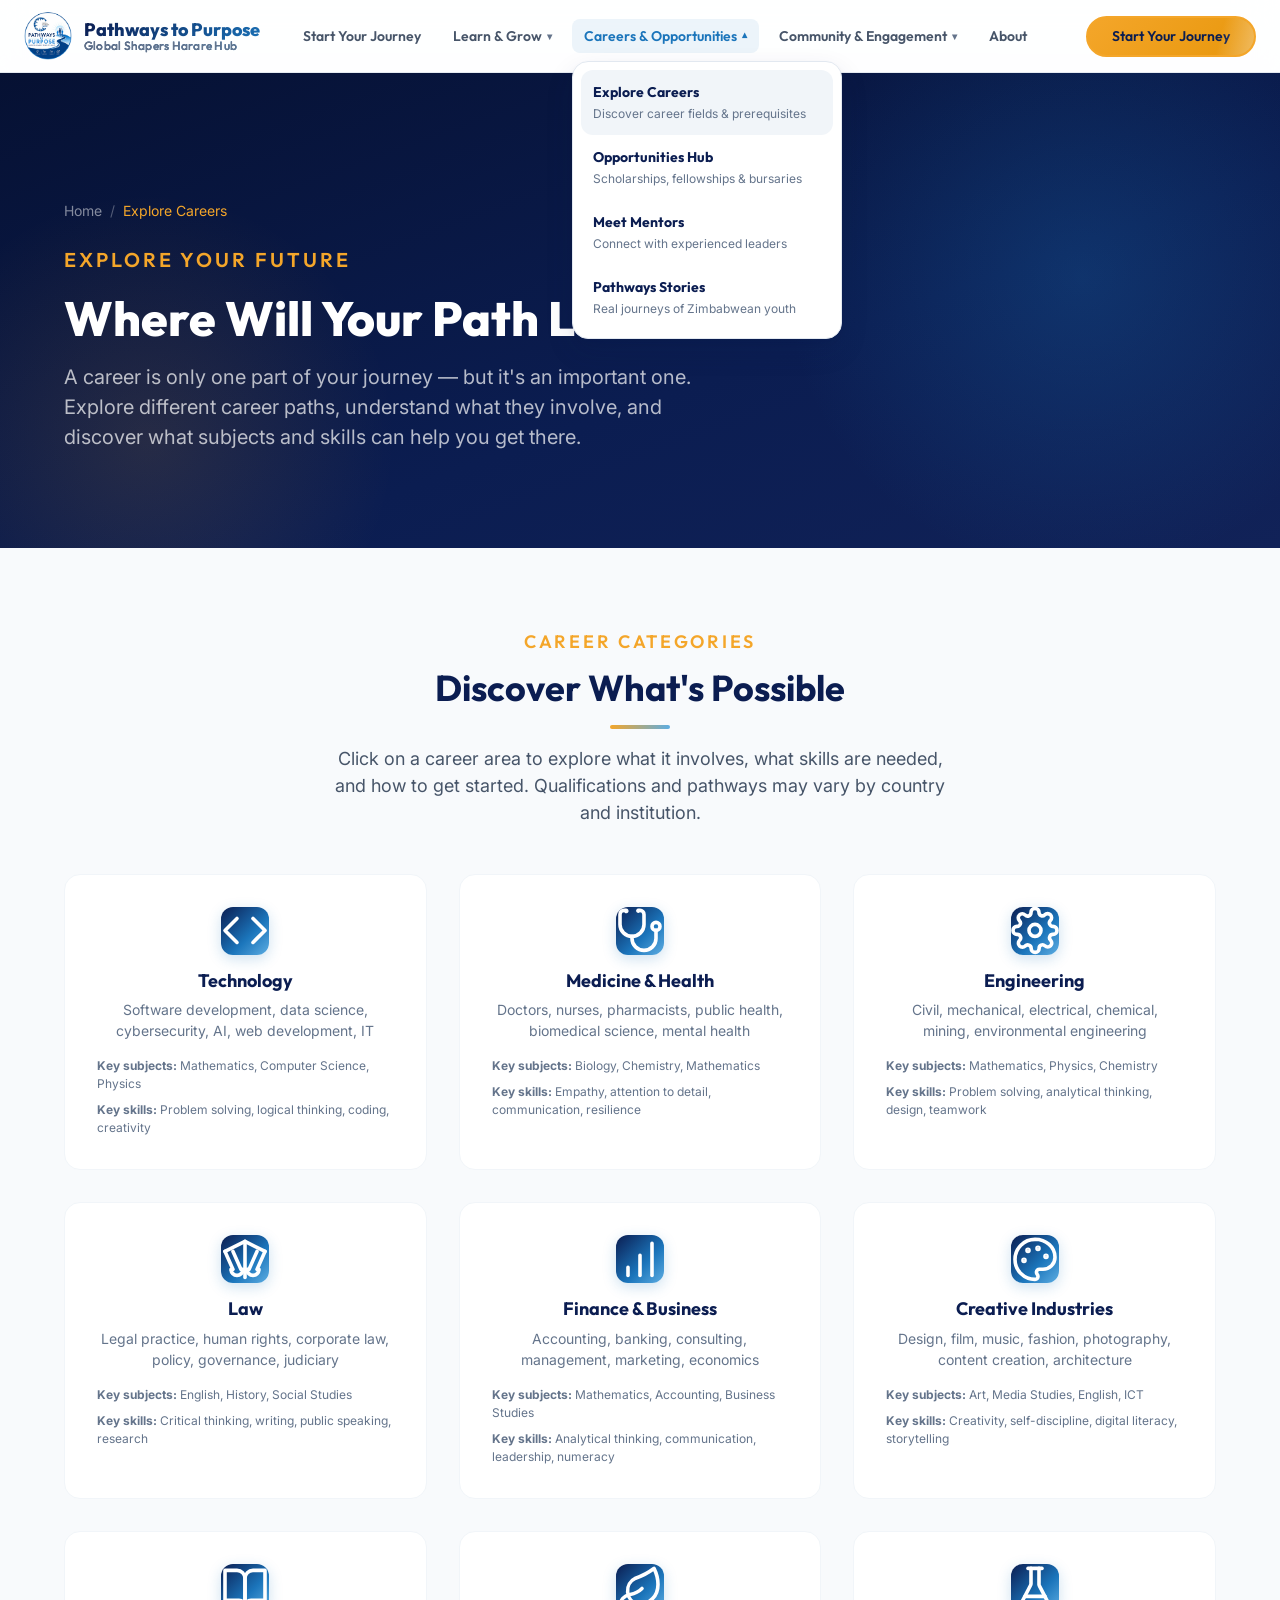
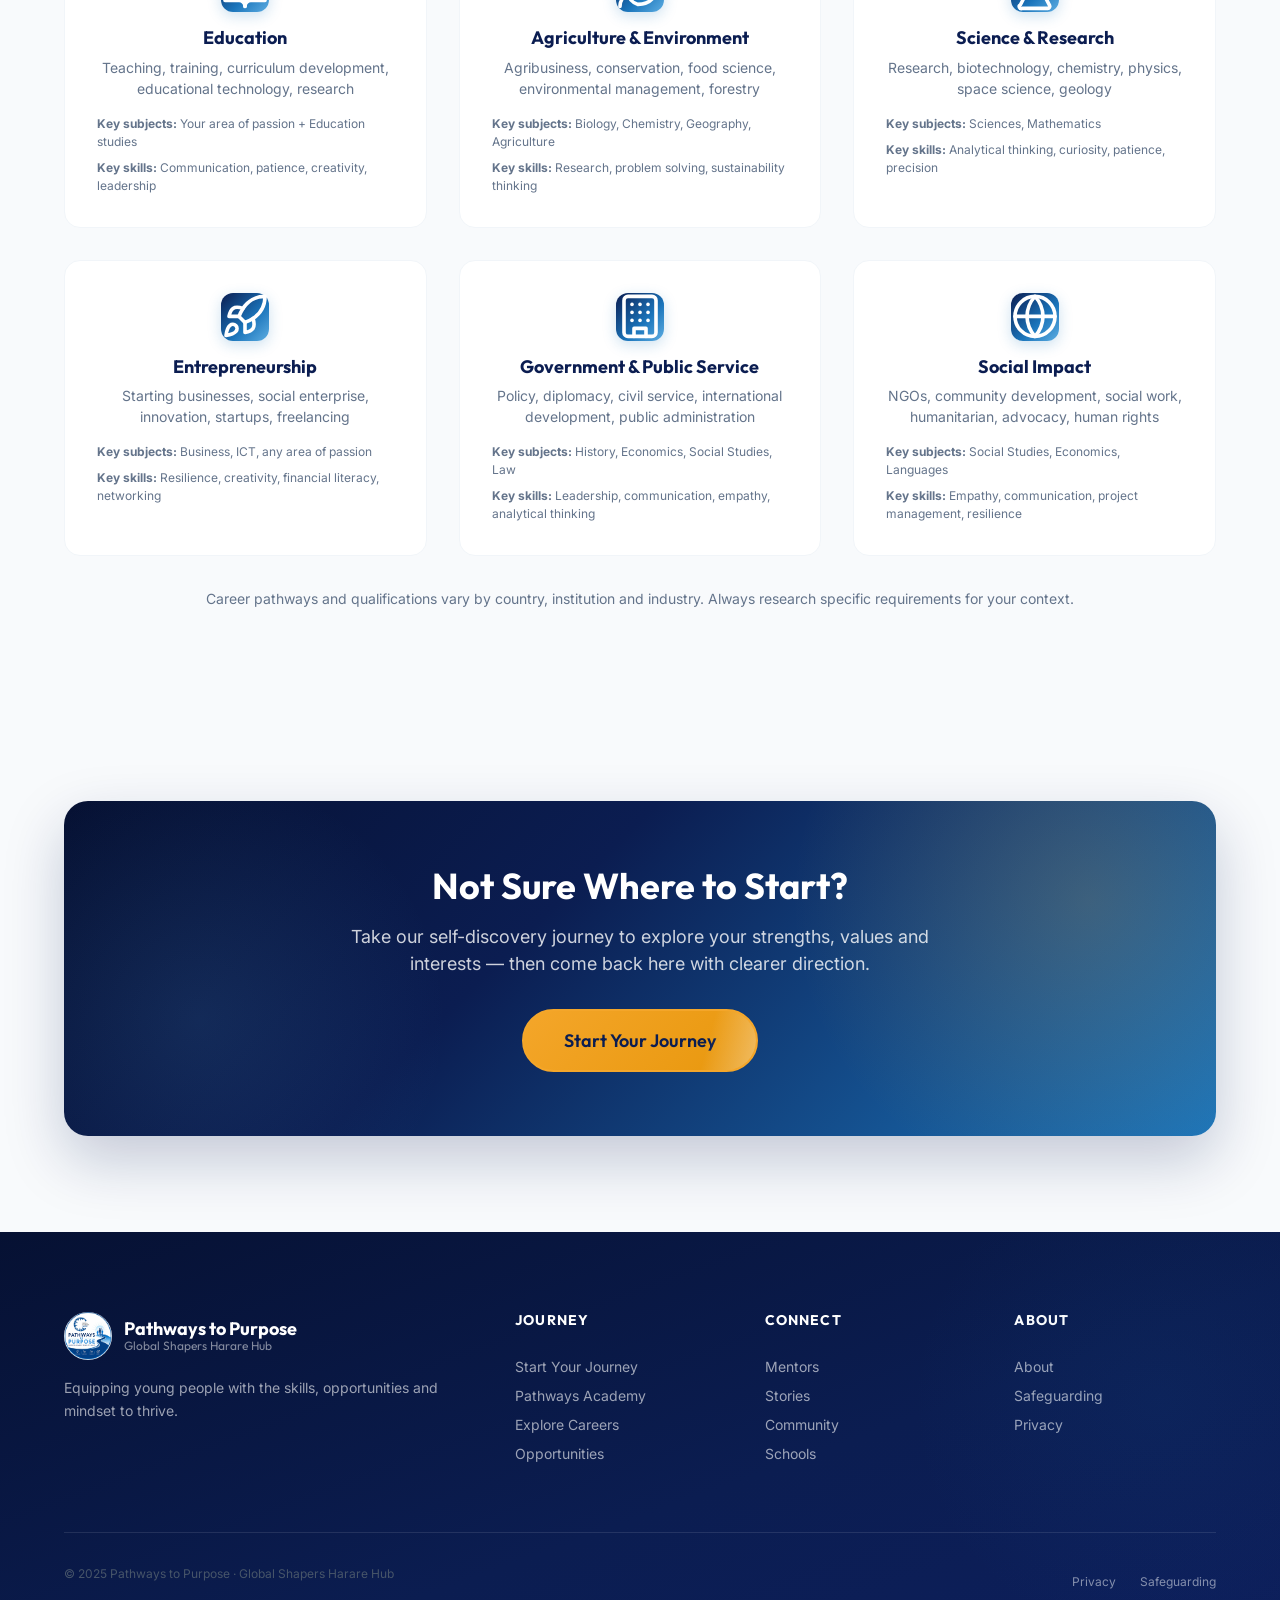
<file: pages/explore.html>
<!DOCTYPE html>
<html lang="en">
<head>
  <meta charset="UTF-8">
  <meta name="viewport" content="width=device-width, initial-scale=1.0">
  <title>Explore Careers — Pathways to Purpose</title>
  <meta name="description" content="Explore career paths in technology, medicine, engineering, law, business, creative industries and more. Discover what careers involve and how to get started.">
  <link rel="icon" href="../images/logo.webp" type="image/jpeg">
  <link rel="stylesheet" href="../css/styles.css">
  <!-- Optimized Google Fonts -->
  <link rel="preconnect" href="https://fonts.googleapis.com">
  <link rel="preconnect" href="https://fonts.gstatic.com" crossorigin>
  <link href="https://fonts.googleapis.com/css2?family=Inter:wght@400;500;600;700&family=Outfit:wght@600;700;800;900&display=swap" rel="stylesheet">
</head>
<body>
  <nav class="navbar" role="navigation" aria-label="Main navigation">
    <div class="navbar-inner">
      <a href="../index.html" class="navbar-logo" aria-label="Pathways to Purpose Home">
        <img src="../images/logo.webp" alt="Pathways to Purpose Logo" width="48" height="48">
        <div class="navbar-logo-text">
          Pathways to Purpose
          <span>Global Shapers Harare Hub</span>
        </div>
      </a>

      <div class="navbar-links">
        <a href="journey.html">Start Your Journey</a>

        <!-- Dropdown 1: Learn & Grow -->
        <div class="nav-item-dropdown">
          <button class="dropdown-toggle" aria-expanded="false" aria-haspopup="true" type="button">
            Learn &amp; Grow <span class="chevron">▾</span>
          </button>
          <div class="dropdown-menu">
            <a href="learn.html">
              <div>
                <strong>Pathways Academy</strong>
                <span>Structured courses &amp; learning modules</span>
              </div>
            </a>
            <a href="journey.html">
              <div>
                <strong>Self-Discovery Journey</strong>
                <span>Strengths, values, vision &amp; purpose</span>
              </div>
            </a>
            <a href="challenges.html">
              <div>
                <strong>Growth Challenges</strong>
                <span>7-day &amp; 30-day practical action plans</span>
              </div>
            </a>
          </div>
        </div>

        <!-- Dropdown 2: Careers & Opportunities -->
        <div class="nav-item-dropdown">
          <button class="dropdown-toggle" aria-expanded="false" aria-haspopup="true" type="button">
            Careers &amp; Opportunities <span class="chevron">▾</span>
          </button>
          <div class="dropdown-menu">
            <a href="explore.html">
              <div>
                <strong>Explore Careers</strong>
                <span>Discover career fields &amp; prerequisites</span>
              </div>
            </a>
            <a href="opportunities.html">
              <div>
                <strong>Opportunities Hub</strong>
                <span>Scholarships, fellowships &amp; bursaries</span>
              </div>
            </a>
            <a href="mentors.html">
              <div>
                <strong>Meet Mentors</strong>
                <span>Connect with experienced leaders</span>
              </div>
            </a>
            <a href="stories.html">
              <div>
                <strong>Pathways Stories</strong>
                <span>Real journeys of Zimbabwean youth</span>
              </div>
            </a>
          </div>
        </div>

        <!-- Dropdown 3: Community & Engagement -->
        <div class="nav-item-dropdown">
          <button class="dropdown-toggle" aria-expanded="false" aria-haspopup="true" type="button">
            Community &amp; Engagement <span class="chevron">▾</span>
          </button>
          <div class="dropdown-menu">
            <a href="community.html">
              <div>
                <strong>The Pathfinders Community</strong>
                <span>Peer mentorship &amp; weekly reflections</span>
              </div>
            </a>
            <a href="schools.html">
              <div>
                <strong>For Schools</strong>
                <span>School visits &amp; workshop programs</span>
              </div>
            </a>
            <a href="get-involved.html">
              <div>
                <strong>Get Involved</strong>
                <span>Become a mentor, sponsor or partner</span>
              </div>
            </a>
          </div>
        </div>

        <a href="about.html">About</a>
      </div>

      <div class="navbar-cta">
        <a href="journey.html" class="btn btn-primary btn-sm">Start Your Journey</a>
      </div>

      <button class="navbar-toggle" aria-label="Toggle navigation menu" aria-expanded="false">
        <span></span>
        <span></span>
        <span></span>
      </button>
    </div>
  </nav>

  <!-- Mobile Menu -->
  <div class="mobile-menu" role="navigation" aria-label="Mobile navigation">
    <div class="mobile-category-title">Personal Journey</div>
    <a href="journey.html">Start Your Journey</a>
    
    <div class="mobile-category-title">Learn &amp; Grow</div>
    <a href="learn.html">Pathways Academy</a>
    <a href="journey.html">Self-Discovery Journey</a>
    <a href="challenges.html">Growth Challenges</a>

    <div class="mobile-category-title">Careers &amp; Opportunities</div>
    <a href="explore.html">Explore Careers</a>
    <a href="opportunities.html">Opportunities Hub</a>
    <a href="mentors.html">Meet Mentors</a>
    <a href="stories.html">Pathways Stories</a>

    <div class="mobile-category-title">Community &amp; Impact</div>
    <a href="community.html">The Pathfinders Community</a>
    <a href="schools.html">For Schools</a>
    <a href="get-involved.html">Get Involved</a>

    <div class="mobile-category-title">About</div>
    <a href="about.html">About Pathways</a>

    <a href="journey.html" class="btn btn-primary btn-lg" style="margin-top: var(--space-6);">Start Your Journey</a>
  </div>

  <main class="page-content">
    <section class="page-hero">
      <div class="container">
        <div class="breadcrumb"><a href="../index.html">Home</a><span>/</span><span class="current">Explore Careers</span></div>
        <p class="text-overline reveal" style="color: var(--color-gold);">Explore Your Future</p>
        <h1 class="reveal delay-1">Where Will Your Path Lead?</h1>
        <p class="reveal delay-2">A career is only one part of your journey — but it's an important one. Explore different career paths, understand what they involve, and discover what subjects and skills can help you get there.</p>
      </div>
    </section>

    <section class="section">
      <div class="container">
        <div class="section-header centered reveal">
          <p class="text-overline">Career Categories</p>
          <h2>Discover What's Possible</h2>
          <div class="section-divider"></div>
          <p>Click on a career area to explore what it involves, what skills are needed, and how to get started. Qualifications and pathways may vary by country and institution.</p>
        </div>

        <div class="grid grid-3">
          <div class="career-card reveal delay-1">
            <div class="career-icon"><span class="icon" data-icon="code"></span></div>
            <h3>Technology</h3>
            <p>Software development, data science, cybersecurity, AI, web development, IT</p>
            <div style="margin-top: var(--space-4);">
              <p style="font-size: var(--text-xs); color: var(--color-text-muted); text-align: left; margin-bottom: var(--space-2);"><strong>Key subjects:</strong> Mathematics, Computer Science, Physics</p>
              <p style="font-size: var(--text-xs); color: var(--color-text-muted); text-align: left; margin-bottom: 0;"><strong>Key skills:</strong> Problem solving, logical thinking, coding, creativity</p>
            </div>
          </div>

          <div class="career-card reveal delay-2">
            <div class="career-icon"><span class="icon" data-icon="stethoscope"></span></div>
            <h3>Medicine &amp; Health</h3>
            <p>Doctors, nurses, pharmacists, public health, biomedical science, mental health</p>
            <div style="margin-top: var(--space-4);">
              <p style="font-size: var(--text-xs); color: var(--color-text-muted); text-align: left; margin-bottom: var(--space-2);"><strong>Key subjects:</strong> Biology, Chemistry, Mathematics</p>
              <p style="font-size: var(--text-xs); color: var(--color-text-muted); text-align: left; margin-bottom: 0;"><strong>Key skills:</strong> Empathy, attention to detail, communication, resilience</p>
            </div>
          </div>

          <div class="career-card reveal delay-3">
            <div class="career-icon"><span class="icon" data-icon="cog"></span></div>
            <h3>Engineering</h3>
            <p>Civil, mechanical, electrical, chemical, mining, environmental engineering</p>
            <div style="margin-top: var(--space-4);">
              <p style="font-size: var(--text-xs); color: var(--color-text-muted); text-align: left; margin-bottom: var(--space-2);"><strong>Key subjects:</strong> Mathematics, Physics, Chemistry</p>
              <p style="font-size: var(--text-xs); color: var(--color-text-muted); text-align: left; margin-bottom: 0;"><strong>Key skills:</strong> Problem solving, analytical thinking, design, teamwork</p>
            </div>
          </div>

          <div class="career-card reveal">
            <div class="career-icon"><span class="icon" data-icon="scale"></span></div>
            <h3>Law</h3>
            <p>Legal practice, human rights, corporate law, policy, governance, judiciary</p>
            <div style="margin-top: var(--space-4);">
              <p style="font-size: var(--text-xs); color: var(--color-text-muted); text-align: left; margin-bottom: var(--space-2);"><strong>Key subjects:</strong> English, History, Social Studies</p>
              <p style="font-size: var(--text-xs); color: var(--color-text-muted); text-align: left; margin-bottom: 0;"><strong>Key skills:</strong> Critical thinking, writing, public speaking, research</p>
            </div>
          </div>

          <div class="career-card reveal delay-1">
            <div class="career-icon"><span class="icon" data-icon="barChart"></span></div>
            <h3>Finance &amp; Business</h3>
            <p>Accounting, banking, consulting, management, marketing, economics</p>
            <div style="margin-top: var(--space-4);">
              <p style="font-size: var(--text-xs); color: var(--color-text-muted); text-align: left; margin-bottom: var(--space-2);"><strong>Key subjects:</strong> Mathematics, Accounting, Business Studies</p>
              <p style="font-size: var(--text-xs); color: var(--color-text-muted); text-align: left; margin-bottom: 0;"><strong>Key skills:</strong> Analytical thinking, communication, leadership, numeracy</p>
            </div>
          </div>

          <div class="career-card reveal delay-2">
            <div class="career-icon"><span class="icon" data-icon="palette"></span></div>
            <h3>Creative Industries</h3>
            <p>Design, film, music, fashion, photography, content creation, architecture</p>
            <div style="margin-top: var(--space-4);">
              <p style="font-size: var(--text-xs); color: var(--color-text-muted); text-align: left; margin-bottom: var(--space-2);"><strong>Key subjects:</strong> Art, Media Studies, English, ICT</p>
              <p style="font-size: var(--text-xs); color: var(--color-text-muted); text-align: left; margin-bottom: 0;"><strong>Key skills:</strong> Creativity, self-discipline, digital literacy, storytelling</p>
            </div>
          </div>

          <div class="career-card reveal delay-3">
            <div class="career-icon"><span class="icon" data-icon="bookOpen"></span></div>
            <h3>Education</h3>
            <p>Teaching, training, curriculum development, educational technology, research</p>
            <div style="margin-top: var(--space-4);">
              <p style="font-size: var(--text-xs); color: var(--color-text-muted); text-align: left; margin-bottom: var(--space-2);"><strong>Key subjects:</strong> Your area of passion + Education studies</p>
              <p style="font-size: var(--text-xs); color: var(--color-text-muted); text-align: left; margin-bottom: 0;"><strong>Key skills:</strong> Communication, patience, creativity, leadership</p>
            </div>
          </div>

          <div class="career-card reveal">
            <div class="career-icon"><span class="icon" data-icon="leaf"></span></div>
            <h3>Agriculture &amp; Environment</h3>
            <p>Agribusiness, conservation, food science, environmental management, forestry</p>
            <div style="margin-top: var(--space-4);">
              <p style="font-size: var(--text-xs); color: var(--color-text-muted); text-align: left; margin-bottom: var(--space-2);"><strong>Key subjects:</strong> Biology, Chemistry, Geography, Agriculture</p>
              <p style="font-size: var(--text-xs); color: var(--color-text-muted); text-align: left; margin-bottom: 0;"><strong>Key skills:</strong> Research, problem solving, sustainability thinking</p>
            </div>
          </div>

          <div class="career-card reveal delay-1">
            <div class="career-icon"><span class="icon" data-icon="flask"></span></div>
            <h3>Science &amp; Research</h3>
            <p>Research, biotechnology, chemistry, physics, space science, geology</p>
            <div style="margin-top: var(--space-4);">
              <p style="font-size: var(--text-xs); color: var(--color-text-muted); text-align: left; margin-bottom: var(--space-2);"><strong>Key subjects:</strong> Sciences, Mathematics</p>
              <p style="font-size: var(--text-xs); color: var(--color-text-muted); text-align: left; margin-bottom: 0;"><strong>Key skills:</strong> Analytical thinking, curiosity, patience, precision</p>
            </div>
          </div>

          <div class="career-card reveal delay-2">
            <div class="career-icon"><span class="icon" data-icon="rocket"></span></div>
            <h3>Entrepreneurship</h3>
            <p>Starting businesses, social enterprise, innovation, startups, freelancing</p>
            <div style="margin-top: var(--space-4);">
              <p style="font-size: var(--text-xs); color: var(--color-text-muted); text-align: left; margin-bottom: var(--space-2);"><strong>Key subjects:</strong> Business, ICT, any area of passion</p>
              <p style="font-size: var(--text-xs); color: var(--color-text-muted); text-align: left; margin-bottom: 0;"><strong>Key skills:</strong> Resilience, creativity, financial literacy, networking</p>
            </div>
          </div>

          <div class="career-card reveal delay-3">
            <div class="career-icon"><span class="icon" data-icon="building"></span></div>
            <h3>Government &amp; Public Service</h3>
            <p>Policy, diplomacy, civil service, international development, public administration</p>
            <div style="margin-top: var(--space-4);">
              <p style="font-size: var(--text-xs); color: var(--color-text-muted); text-align: left; margin-bottom: var(--space-2);"><strong>Key subjects:</strong> History, Economics, Social Studies, Law</p>
              <p style="font-size: var(--text-xs); color: var(--color-text-muted); text-align: left; margin-bottom: 0;"><strong>Key skills:</strong> Leadership, communication, empathy, analytical thinking</p>
            </div>
          </div>

          <div class="career-card reveal">
            <div class="career-icon"><span class="icon" data-icon="globe"></span></div>
            <h3>Social Impact</h3>
            <p>NGOs, community development, social work, humanitarian, advocacy, human rights</p>
            <div style="margin-top: var(--space-4);">
              <p style="font-size: var(--text-xs); color: var(--color-text-muted); text-align: left; margin-bottom: var(--space-2);"><strong>Key subjects:</strong> Social Studies, Economics, Languages</p>
              <p style="font-size: var(--text-xs); color: var(--color-text-muted); text-align: left; margin-bottom: 0;"><strong>Key skills:</strong> Empathy, communication, project management, resilience</p>
            </div>
          </div>
        </div>

        <p class="text-center reveal" style="margin-top: var(--space-8); font-size: var(--text-sm); color: var(--color-text-muted);">Career pathways and qualifications vary by country, institution and industry. Always research specific requirements for your context.</p>
      </div>
    </section>

    <section class="section-lg">
      <div class="container">
        <div class="cta-banner reveal">
          <h2>Not Sure Where to Start?</h2>
          <p>Take our self-discovery journey to explore your strengths, values and interests — then come back here with clearer direction.</p>
          <a href="journey.html" class="btn btn-primary btn-lg">Start Your Journey</a>
        </div>
      </div>
    </section>
  </main>

  <footer class="footer"><div class="container"><div class="footer-grid"><div class="footer-brand"><div class="footer-logo"><img src="../images/logo.webp" alt="" width="48" height="48" loading="lazy"><div class="footer-logo-text">Pathways to Purpose<span>Global Shapers Harare Hub</span></div></div><p>Equipping young people with the skills, opportunities and mindset to thrive.</p></div><div class="footer-col"><h4>Journey</h4><a href="journey.html">Start Your Journey</a><a href="learn.html">Pathways Academy</a><a href="explore.html">Explore Careers</a><a href="opportunities.html">Opportunities</a></div><div class="footer-col"><h4>Connect</h4><a href="mentors.html">Mentors</a><a href="stories.html">Stories</a><a href="community.html">Community</a><a href="schools.html">Schools</a></div><div class="footer-col"><h4>About</h4><a href="about.html">About</a><a href="about.html#safeguarding">Safeguarding</a><a href="about.html#privacy">Privacy</a></div></div><div class="footer-bottom"><p>&copy; 2025 Pathways to Purpose · Global Shapers Harare Hub</p><div class="footer-bottom-links"><a href="about.html#privacy">Privacy</a><a href="about.html#safeguarding">Safeguarding</a></div></div></div></footer>
  <button class="back-to-top" aria-label="Back to top">↑</button>
  <script src="../js/icons.js"></script>
  <script src="../js/main.js"></script>

  <script>
    document.addEventListener('DOMContentLoaded', () => {
      if (typeof highlightActiveNav === 'function') {
        highlightActiveNav();
      }
    });
  </script>

  <script>
    if ('serviceWorker' in navigator) {
      window.addEventListener('load', () => {
        // Paths handle both root and /pages/ subdirectory
        const swPath = window.location.pathname.includes('/pages/') ? '../sw.js' : './sw.js';
        navigator.serviceWorker.register(swPath).catch(err => {
          console.log('Service Worker registration failed:', err);
        });
      });
    }
  </script>
</body>
</html>
</file>
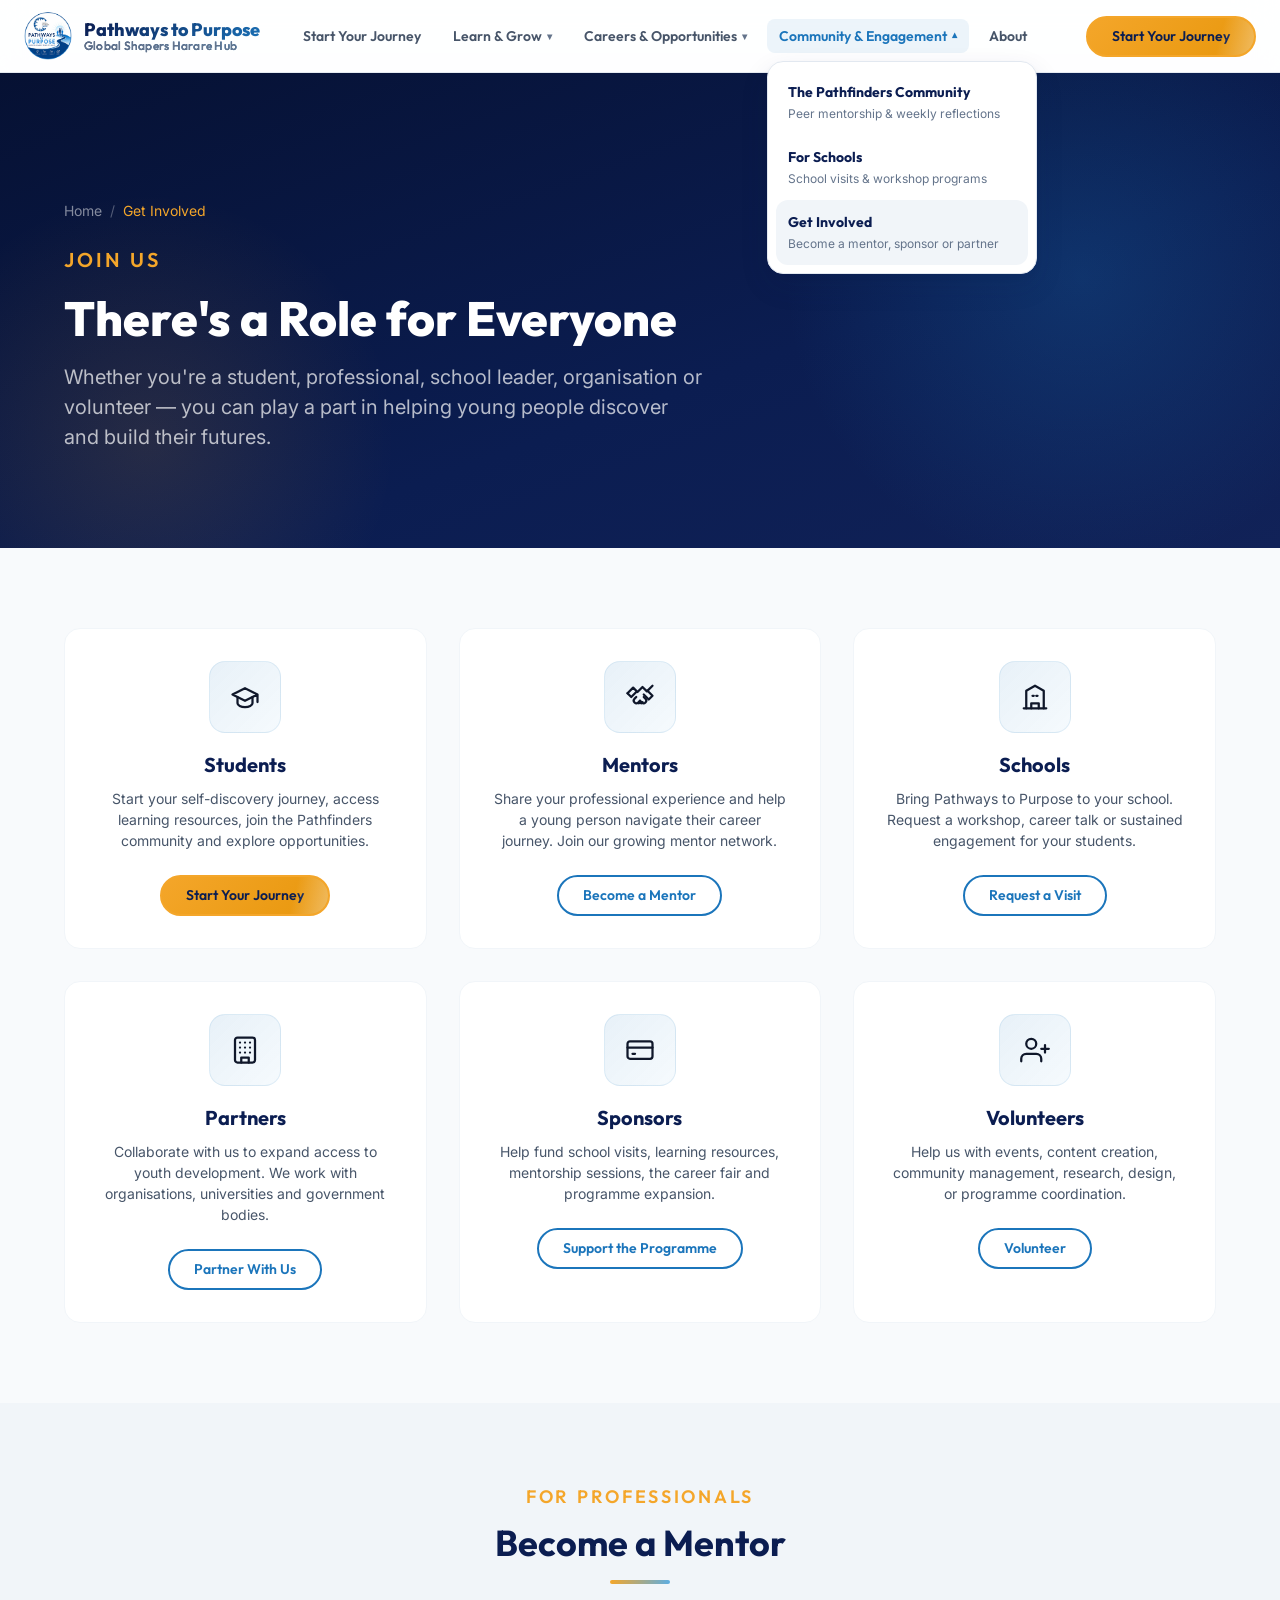
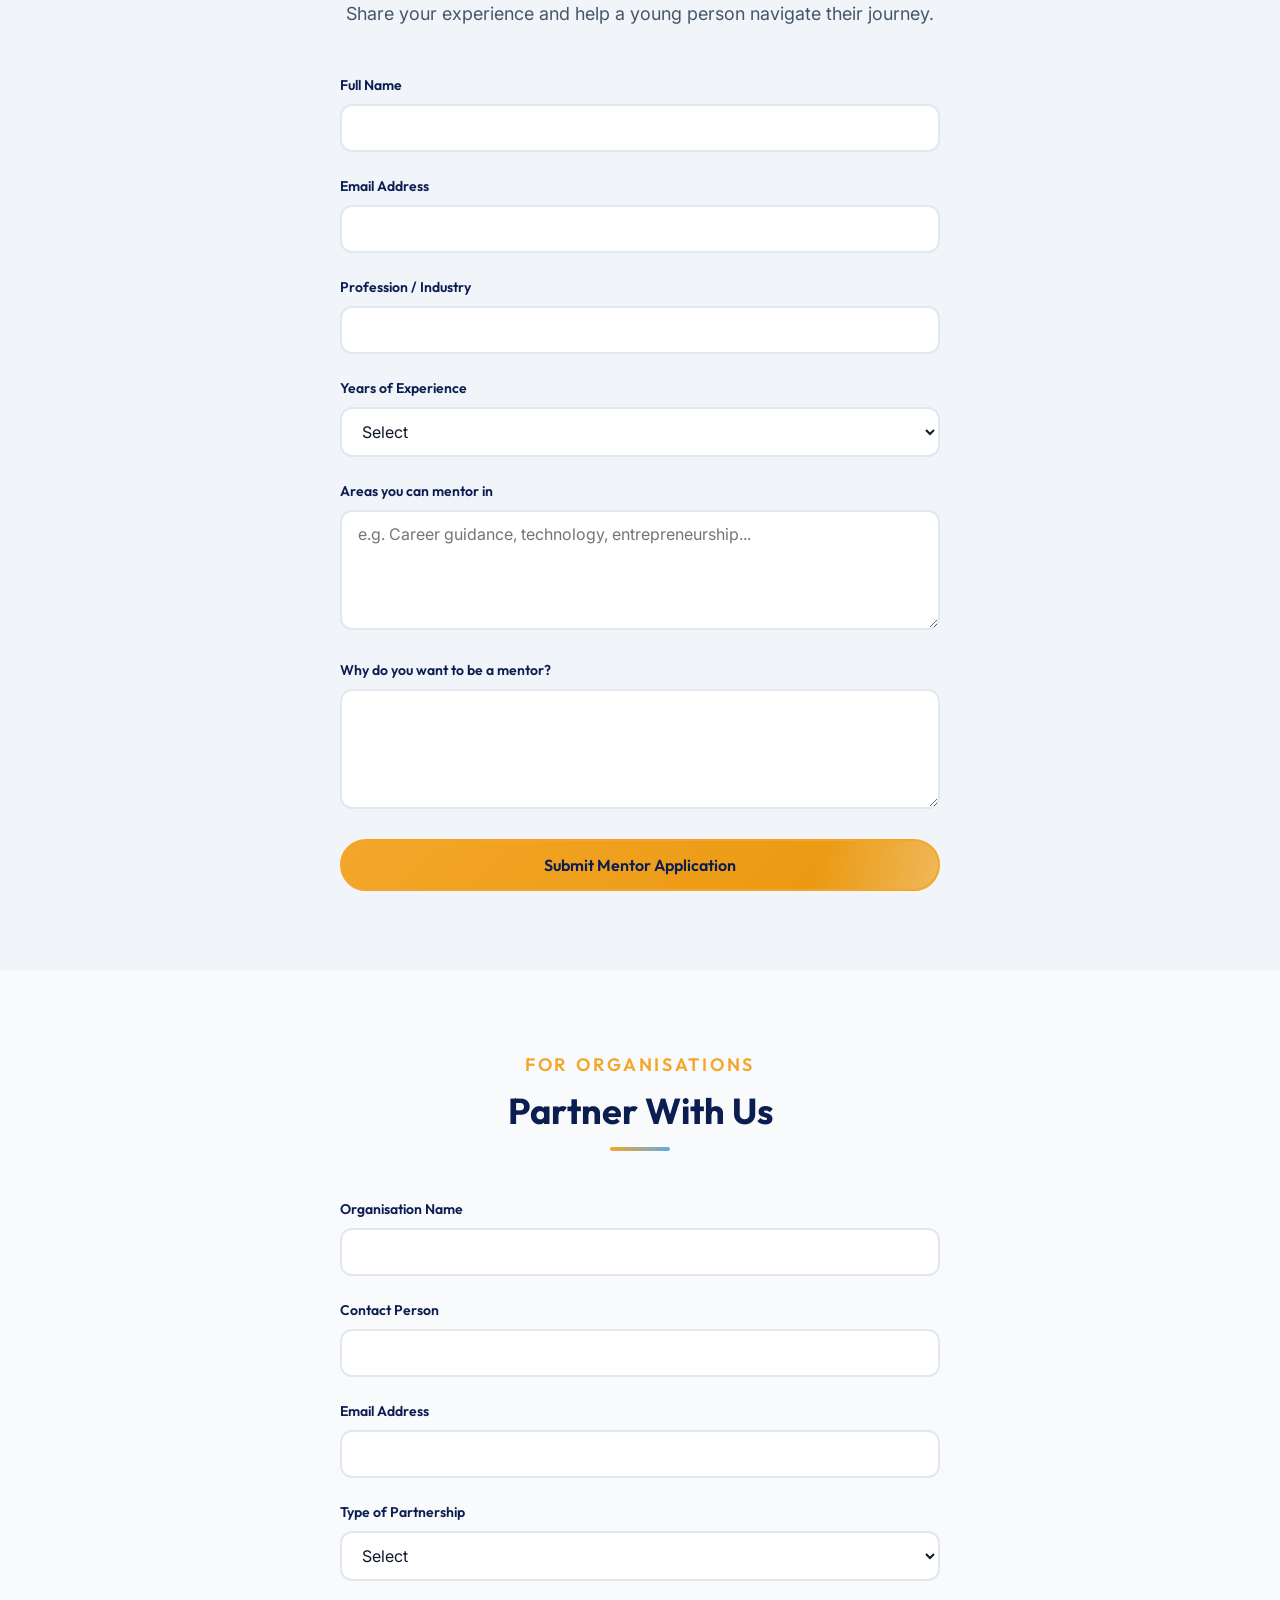
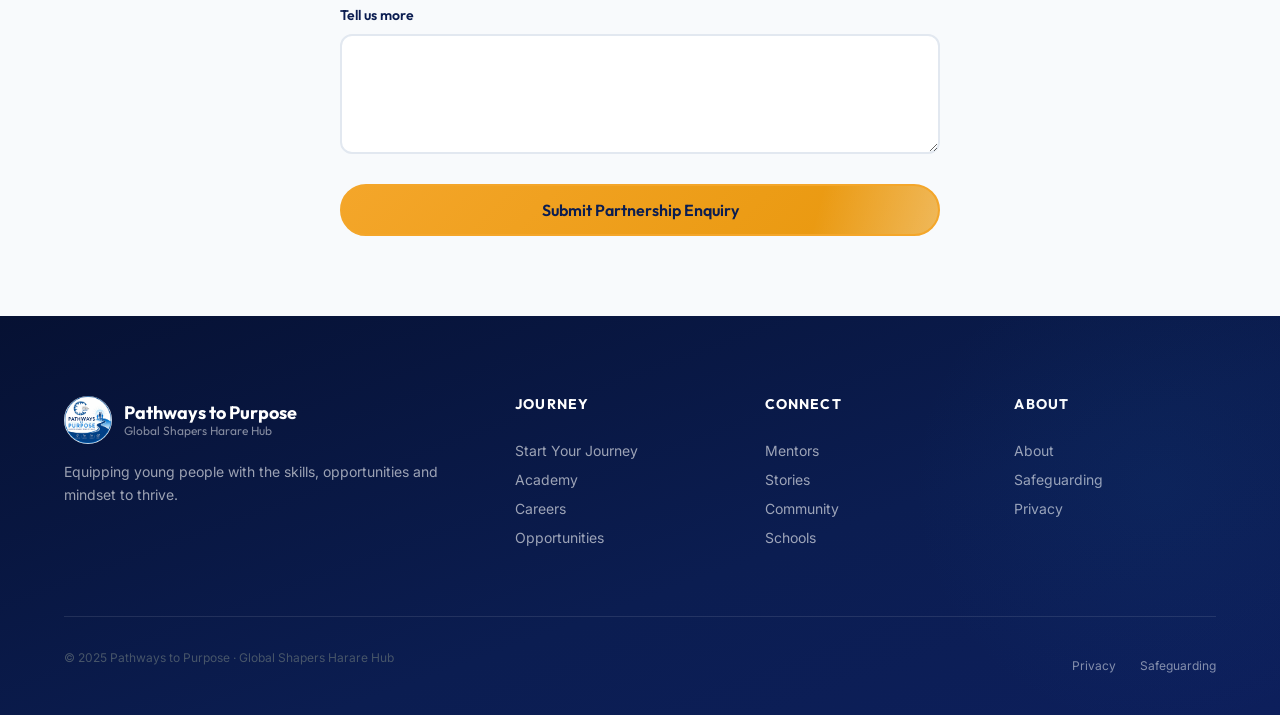
<file: pages/get-involved.html>
<!DOCTYPE html>
<html lang="en">
<head>
  <meta charset="UTF-8">
  <meta name="viewport" content="width=device-width, initial-scale=1.0">
  <title>Get Involved — Pathways to Purpose</title>
  <meta name="description" content="Join Pathways to Purpose as a student, mentor, school, partner, sponsor or volunteer. Help shape the future of young people in Zimbabwe.">
  <link rel="icon" href="../images/logo.webp" type="image/jpeg">
  <link rel="stylesheet" href="../css/styles.css">
  <!-- Optimized Google Fonts -->
  <link rel="preconnect" href="https://fonts.googleapis.com">
  <link rel="preconnect" href="https://fonts.gstatic.com" crossorigin>
  <link href="https://fonts.googleapis.com/css2?family=Inter:wght@400;500;600;700&family=Outfit:wght@600;700;800;900&display=swap" rel="stylesheet">
</head>
<body>
  <a href="#main-content" class="skip-to-main">Skip to main content</a>
  <nav class="navbar" role="navigation" aria-label="Main navigation">
    <div class="navbar-inner">
      <a href="../index.html" class="navbar-logo" aria-label="Pathways to Purpose Home">
        <img src="../images/logo.webp" alt="Pathways to Purpose Logo" width="48" height="48">
        <div class="navbar-logo-text">
          Pathways to Purpose
          <span>Global Shapers Harare Hub</span>
        </div>
      </a>

      <div class="navbar-links">
        <a href="journey.html">Start Your Journey</a>

        <!-- Dropdown 1: Learn & Grow -->
        <div class="nav-item-dropdown">
          <button class="dropdown-toggle" aria-expanded="false" aria-haspopup="true" type="button">
            Learn &amp; Grow <span class="chevron">▾</span>
          </button>
          <div class="dropdown-menu">
            <a href="learn.html">
              <div>
                <strong>Pathways Academy</strong>
                <span>Structured courses &amp; learning modules</span>
              </div>
            </a>
            <a href="journey.html">
              <div>
                <strong>Self-Discovery Journey</strong>
                <span>Strengths, values, vision &amp; purpose</span>
              </div>
            </a>
            <a href="challenges.html">
              <div>
                <strong>Growth Challenges</strong>
                <span>7-day &amp; 30-day practical action plans</span>
              </div>
            </a>
          </div>
        </div>

        <!-- Dropdown 2: Careers & Opportunities -->
        <div class="nav-item-dropdown">
          <button class="dropdown-toggle" aria-expanded="false" aria-haspopup="true" type="button">
            Careers &amp; Opportunities <span class="chevron">▾</span>
          </button>
          <div class="dropdown-menu">
            <a href="explore.html">
              <div>
                <strong>Explore Careers</strong>
                <span>Discover career fields &amp; prerequisites</span>
              </div>
            </a>
            <a href="opportunities.html">
              <div>
                <strong>Opportunities Hub</strong>
                <span>Scholarships, fellowships &amp; bursaries</span>
              </div>
            </a>
            <a href="mentors.html">
              <div>
                <strong>Meet Mentors</strong>
                <span>Connect with experienced leaders</span>
              </div>
            </a>
            <a href="stories.html">
              <div>
                <strong>Pathways Stories</strong>
                <span>Real journeys of Zimbabwean youth</span>
              </div>
            </a>
          </div>
        </div>

        <!-- Dropdown 3: Community & Engagement -->
        <div class="nav-item-dropdown">
          <button class="dropdown-toggle" aria-expanded="false" aria-haspopup="true" type="button">
            Community &amp; Engagement <span class="chevron">▾</span>
          </button>
          <div class="dropdown-menu">
            <a href="community.html">
              <div>
                <strong>The Pathfinders Community</strong>
                <span>Peer mentorship &amp; weekly reflections</span>
              </div>
            </a>
            <a href="schools.html">
              <div>
                <strong>For Schools</strong>
                <span>School visits &amp; workshop programs</span>
              </div>
            </a>
            <a href="get-involved.html">
              <div>
                <strong>Get Involved</strong>
                <span>Become a mentor, sponsor or partner</span>
              </div>
            </a>
          </div>
        </div>

        <a href="about.html">About</a>
      </div>

      <div class="navbar-cta">
        <a href="journey.html" class="btn btn-primary btn-sm">Start Your Journey</a>
      </div>

      <button class="navbar-toggle" aria-label="Toggle navigation menu" aria-expanded="false">
        <span></span>
        <span></span>
        <span></span>
      </button>
    </div>
  </nav>

  <!-- Mobile Menu -->
  <div class="mobile-menu" role="navigation" aria-label="Mobile navigation">
    <div class="mobile-category-title">Personal Journey</div>
    <a href="journey.html">Start Your Journey</a>
    
    <div class="mobile-category-title">Learn &amp; Grow</div>
    <a href="learn.html">Pathways Academy</a>
    <a href="journey.html">Self-Discovery Journey</a>
    <a href="challenges.html">Growth Challenges</a>

    <div class="mobile-category-title">Careers &amp; Opportunities</div>
    <a href="explore.html">Explore Careers</a>
    <a href="opportunities.html">Opportunities Hub</a>
    <a href="mentors.html">Meet Mentors</a>
    <a href="stories.html">Pathways Stories</a>

    <div class="mobile-category-title">Community &amp; Impact</div>
    <a href="community.html">The Pathfinders Community</a>
    <a href="schools.html">For Schools</a>
    <a href="get-involved.html">Get Involved</a>

    <div class="mobile-category-title">About</div>
    <a href="about.html">About Pathways</a>

    <a href="journey.html" class="btn btn-primary btn-lg" style="margin-top: var(--space-6);">Start Your Journey</a>
  </div>

  <main class="page-content">
    <section class="page-hero">
      <div class="container">
        <div class="breadcrumb"><a href="../index.html">Home</a><span>/</span><span class="current">Get Involved</span></div>
        <p class="text-overline reveal" style="color: var(--color-gold);">Join Us</p>
        <h1 class="reveal delay-1">There's a Role for Everyone</h1>
        <p class="reveal delay-2">Whether you're a student, professional, school leader, organisation or volunteer — you can play a part in helping young people discover and build their futures.</p>
      </div>
    </section>

    <section class="section">
      <div class="container">
        <div class="grid grid-3">
          <div class="role-card reveal delay-1">
            <div class="role-icon"><span class="icon" data-icon="graduationCap"></span></div>
            <h3>Students</h3>
            <p>Start your self-discovery journey, access learning resources, join the Pathfinders community and explore opportunities.</p>
            <a href="journey.html" class="btn btn-primary btn-sm">Start Your Journey</a>
          </div>

          <div class="role-card reveal delay-2">
            <div class="role-icon"><span class="icon" data-icon="handshake"></span></div>
            <h3>Mentors</h3>
            <p>Share your professional experience and help a young person navigate their career journey. Join our growing mentor network.</p>
            <a href="#mentor-form" class="btn btn-outline btn-sm">Become a Mentor</a>
          </div>

          <div class="role-card reveal delay-3">
            <div class="role-icon"><span class="icon" data-icon="school"></span></div>
            <h3>Schools</h3>
            <p>Bring Pathways to Purpose to your school. Request a workshop, career talk or sustained engagement for your students.</p>
            <a href="schools.html" class="btn btn-outline btn-sm">Request a Visit</a>
          </div>

          <div class="role-card reveal delay-1">
            <div class="role-icon"><span class="icon" data-icon="building"></span></div>
            <h3>Partners</h3>
            <p>Collaborate with us to expand access to youth development. We work with organisations, universities and government bodies.</p>
            <a href="#partner-form" class="btn btn-outline btn-sm">Partner With Us</a>
          </div>

          <div class="role-card reveal delay-2">
            <div class="role-icon"><span class="icon" data-icon="wallet"></span></div>
            <h3>Sponsors</h3>
            <p>Help fund school visits, learning resources, mentorship sessions, the career fair and programme expansion.</p>
            <a href="#sponsor-form" class="btn btn-outline btn-sm">Support the Programme</a>
          </div>

          <div class="role-card reveal delay-3">
            <div class="role-icon"><span class="icon" data-icon="volunteer"></span></div>
            <h3>Volunteers</h3>
            <p>Help us with events, content creation, community management, research, design, or programme coordination.</p>
            <a href="#volunteer-form" class="btn btn-outline btn-sm">Volunteer</a>
          </div>
        </div>
      </div>
    </section>

    <!-- Mentor Form -->
    <section class="section bg-surface" id="mentor-form">
      <div class="container">
        <div style="max-width: 600px; margin: 0 auto;" class="reveal">
          <div class="section-header centered"><p class="text-overline">For Professionals</p><h2>Become a Mentor</h2><div class="section-divider"></div><p>Share your experience and help a young person navigate their journey.</p></div>
          <form data-ajax>
            <div class="form-group"><label class="form-label" for="mentor-name">Full Name</label><input type="text" class="form-input" id="mentor-name" required></div>
            <div class="form-group"><label class="form-label" for="mentor-email">Email Address</label><input type="email" class="form-input" id="mentor-email" required></div>
            <div class="form-group"><label class="form-label" for="mentor-profession">Profession / Industry</label><input type="text" class="form-input" id="mentor-profession" required></div>
            <div class="form-group"><label class="form-label" for="mentor-experience">Years of Experience</label><select class="form-select" id="mentor-experience"><option value="">Select</option><option>1-3 years</option><option>3-5 years</option><option>5-10 years</option><option>10+ years</option></select></div>
            <div class="form-group"><label class="form-label" for="mentor-areas">Areas you can mentor in</label><textarea class="form-textarea" id="mentor-areas" rows="3" placeholder="e.g. Career guidance, technology, entrepreneurship..."></textarea></div>
            <div class="form-group"><label class="form-label" for="mentor-message">Why do you want to be a mentor?</label><textarea class="form-textarea" id="mentor-message" rows="3"></textarea></div>
            <button type="submit" class="btn btn-primary" style="width: 100%;">Submit Mentor Application</button>
          </form>
        </div>
      </div>
    </section>

    <!-- Partnership Form -->
    <section class="section" id="partner-form">
      <div class="container">
        <div style="max-width: 600px; margin: 0 auto;" class="reveal">
          <div class="section-header centered"><p class="text-overline">For Organisations</p><h2>Partner With Us</h2><div class="section-divider"></div></div>
          <form data-ajax>
            <div class="form-group"><label class="form-label" for="partner-org">Organisation Name</label><input type="text" class="form-input" id="partner-org" required></div>
            <div class="form-group"><label class="form-label" for="partner-contact">Contact Person</label><input type="text" class="form-input" id="partner-contact" required></div>
            <div class="form-group"><label class="form-label" for="partner-email">Email Address</label><input type="email" class="form-input" id="partner-email" required></div>
            <div class="form-group"><label class="form-label" for="partner-type">Type of Partnership</label><select class="form-select" id="partner-type"><option value="">Select</option><option>Content / Programme support</option><option>Sponsorship / Funding</option><option>Opportunity sharing</option><option>Mentorship</option><option>Events / Career fair</option><option>Other</option></select></div>
            <div class="form-group"><label class="form-label" for="partner-message">Tell us more</label><textarea class="form-textarea" id="partner-message" rows="3"></textarea></div>
            <button type="submit" class="btn btn-primary" style="width: 100%;">Submit Partnership Enquiry</button>
          </form>
        </div>
      </div>
    </section>
  </main>

  <footer class="footer"><div class="container"><div class="footer-grid"><div class="footer-brand"><div class="footer-logo"><img src="../images/logo.webp" alt="" width="48" height="48" loading="lazy"><div class="footer-logo-text">Pathways to Purpose<span>Global Shapers Harare Hub</span></div></div><p>Equipping young people with the skills, opportunities and mindset to thrive.</p></div><div class="footer-col"><h4>Journey</h4><a href="journey.html">Start Your Journey</a><a href="learn.html">Academy</a><a href="explore.html">Careers</a><a href="opportunities.html">Opportunities</a></div><div class="footer-col"><h4>Connect</h4><a href="mentors.html">Mentors</a><a href="stories.html">Stories</a><a href="community.html">Community</a><a href="schools.html">Schools</a></div><div class="footer-col"><h4>About</h4><a href="about.html">About</a><a href="about.html#safeguarding">Safeguarding</a><a href="about.html#privacy">Privacy</a></div></div><div class="footer-bottom"><p>&copy; 2025 Pathways to Purpose · Global Shapers Harare Hub</p><div class="footer-bottom-links"><a href="about.html#privacy">Privacy</a><a href="about.html#safeguarding">Safeguarding</a></div></div></div></footer>
  <button class="back-to-top" aria-label="Back to top">↑</button>
  <script src="../js/icons.js"></script>
  <script src="../js/main.js"></script>

  <script>
    document.addEventListener('DOMContentLoaded', () => {
      if (typeof highlightActiveNav === 'function') {
        highlightActiveNav();
      }
    });
  </script>

  <script>
    if ('serviceWorker' in navigator) {
      window.addEventListener('load', () => {
        // Paths handle both root and /pages/ subdirectory
        const swPath = window.location.pathname.includes('/pages/') ? '../sw.js' : './sw.js';
        navigator.serviceWorker.register(swPath).catch(err => {
          console.log('Service Worker registration failed:', err);
        });
      });
    }
  </script>
</body>
</html>
</file>
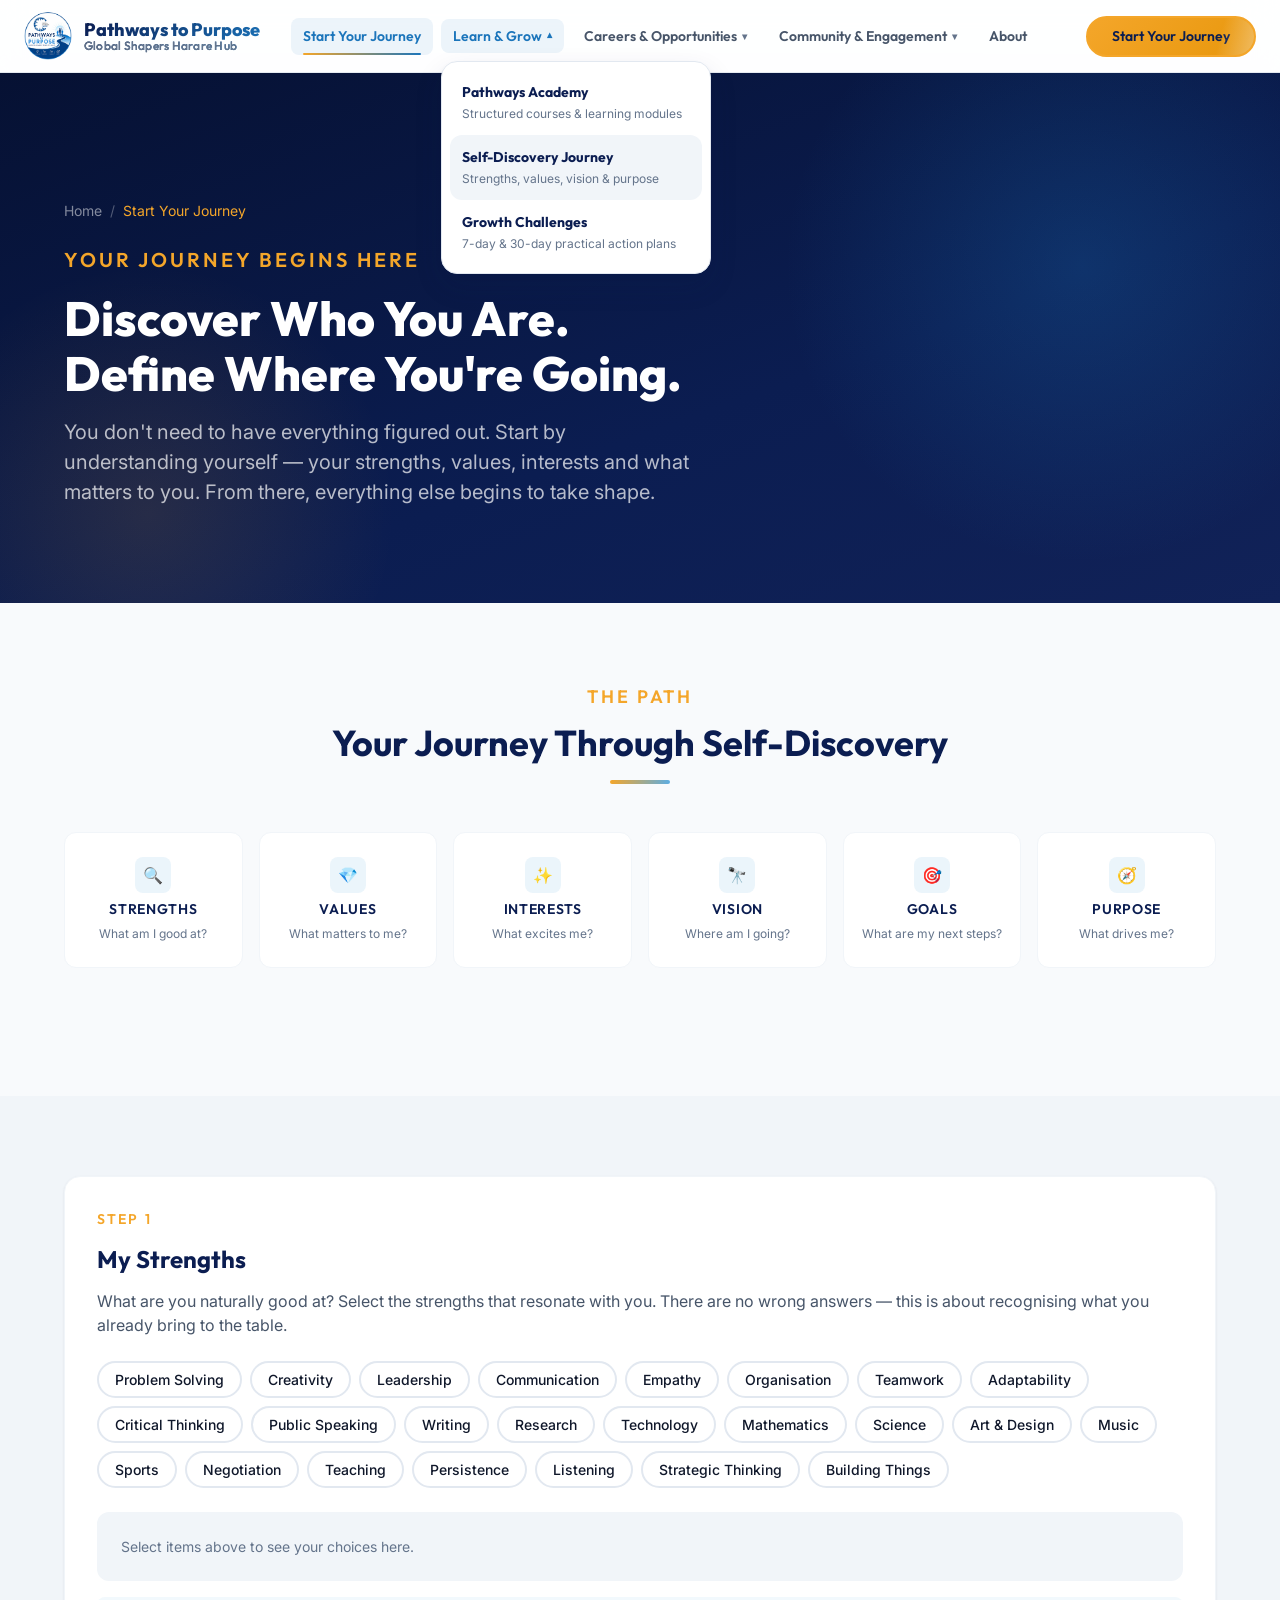
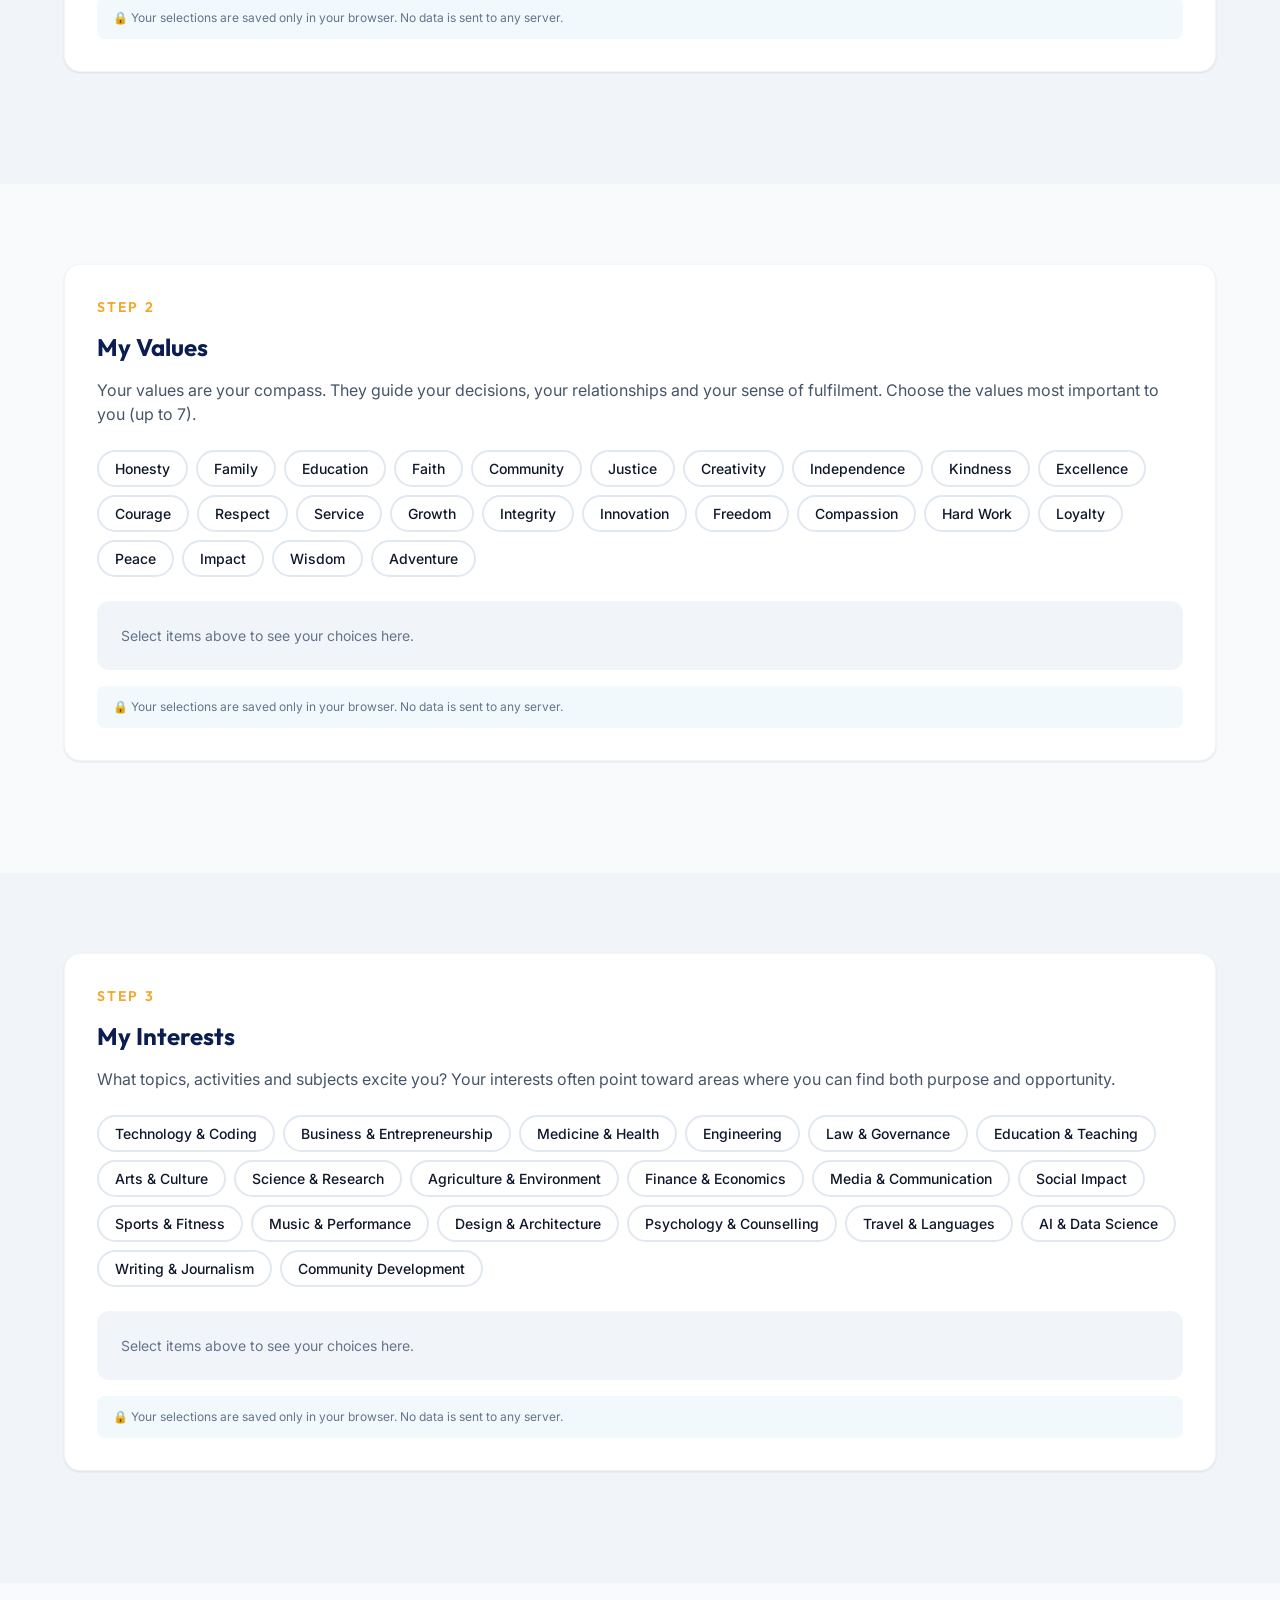
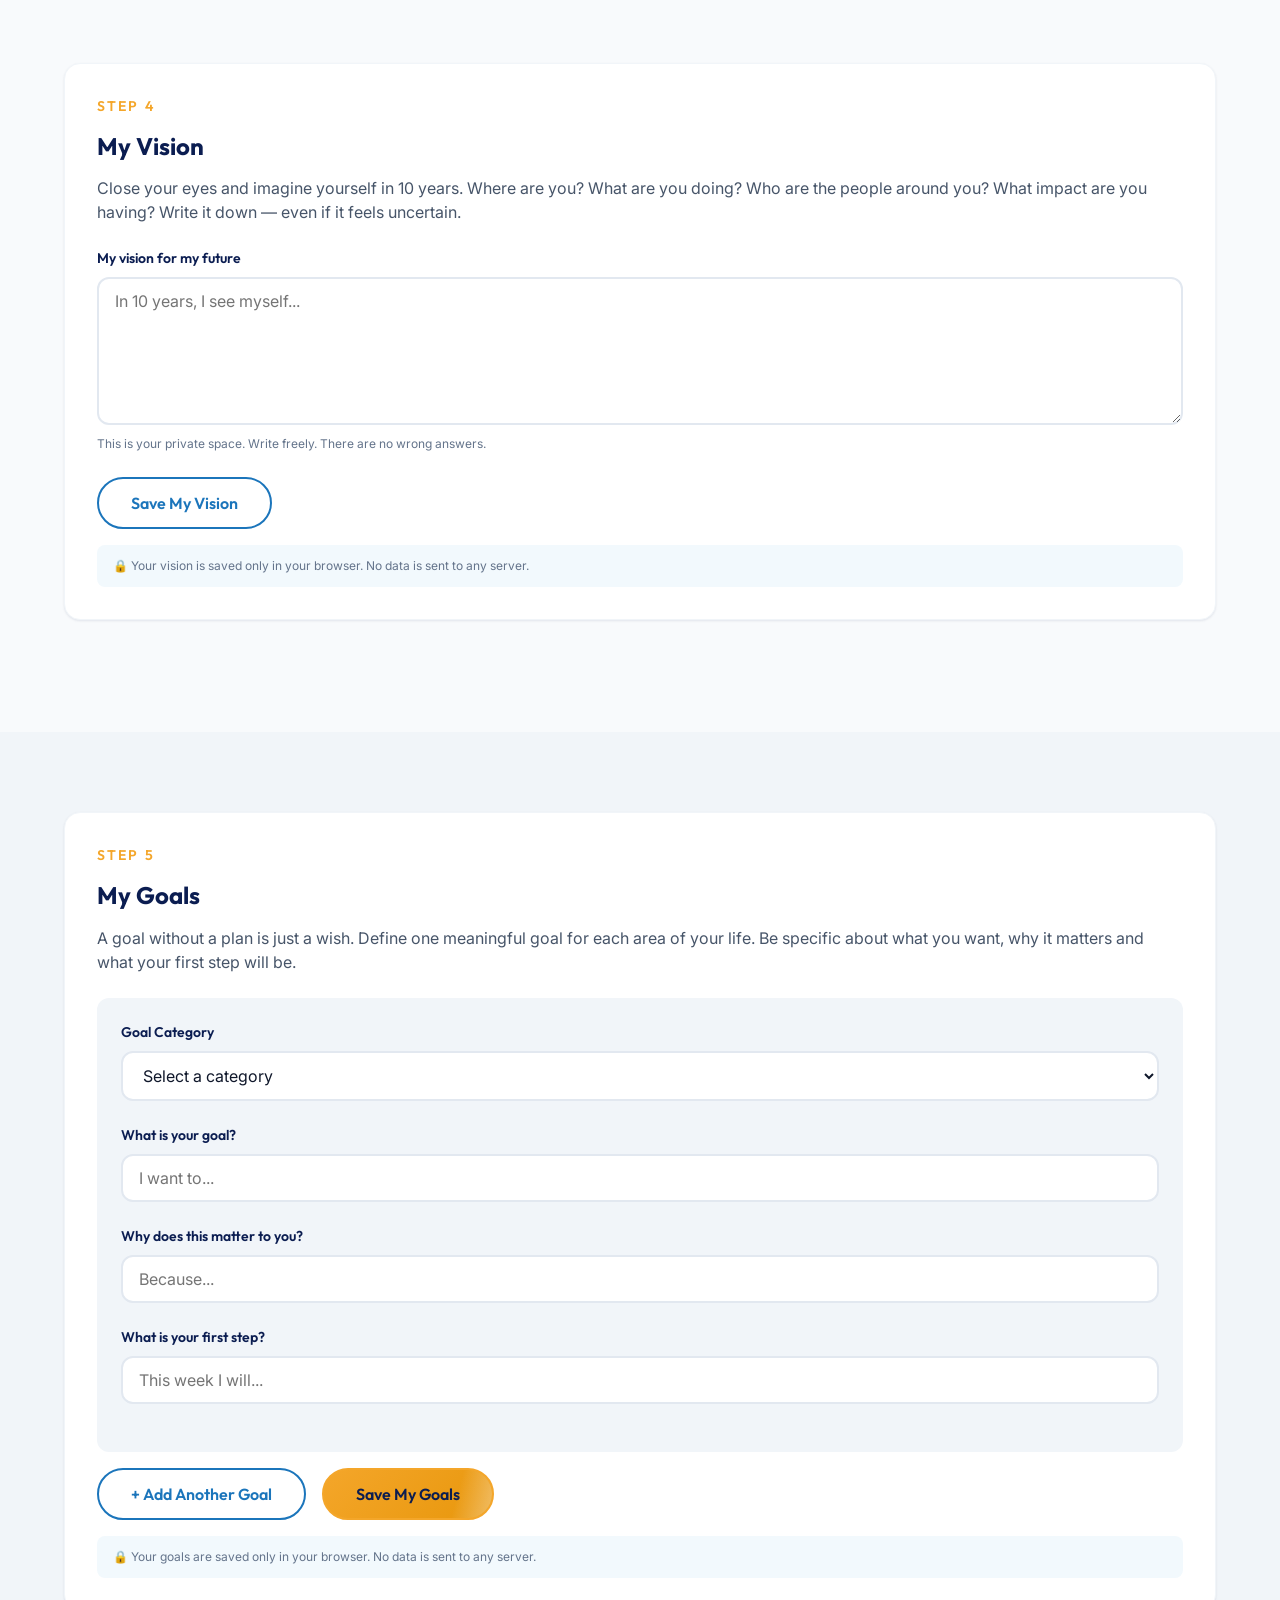
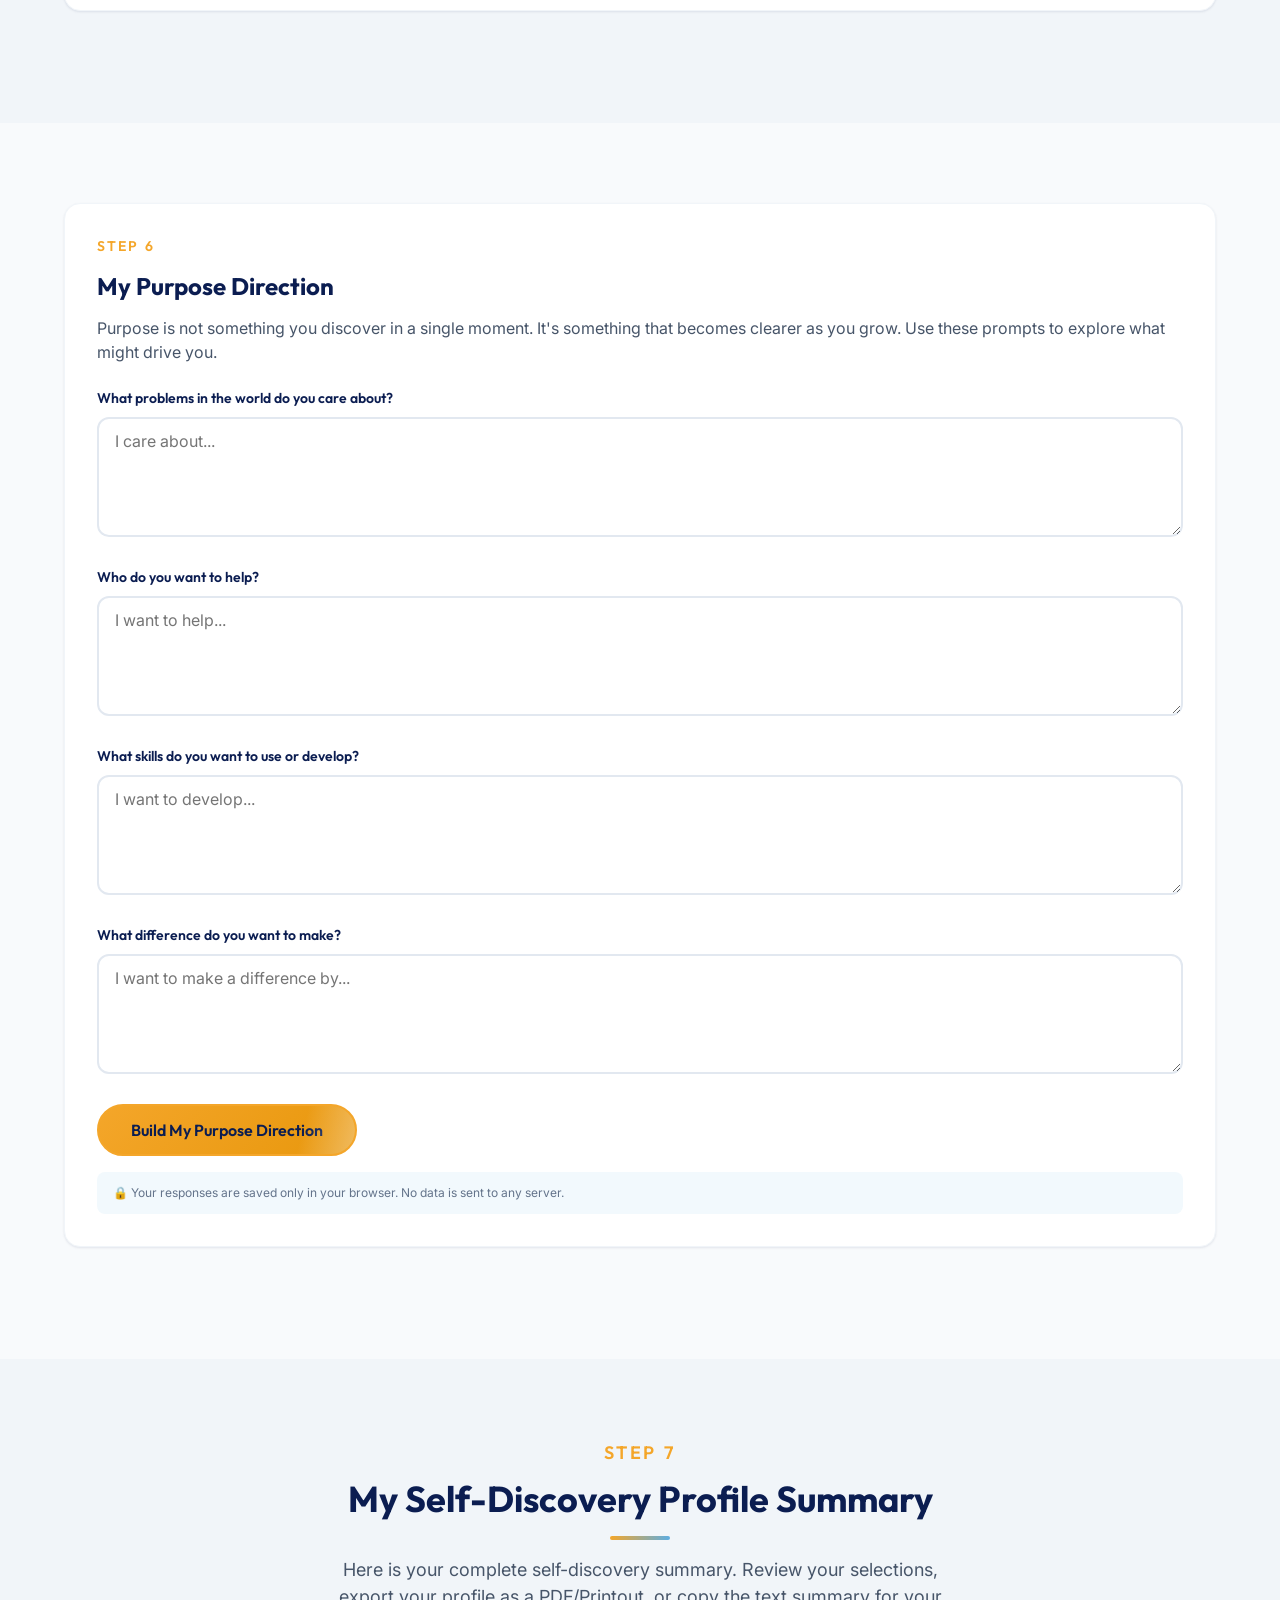
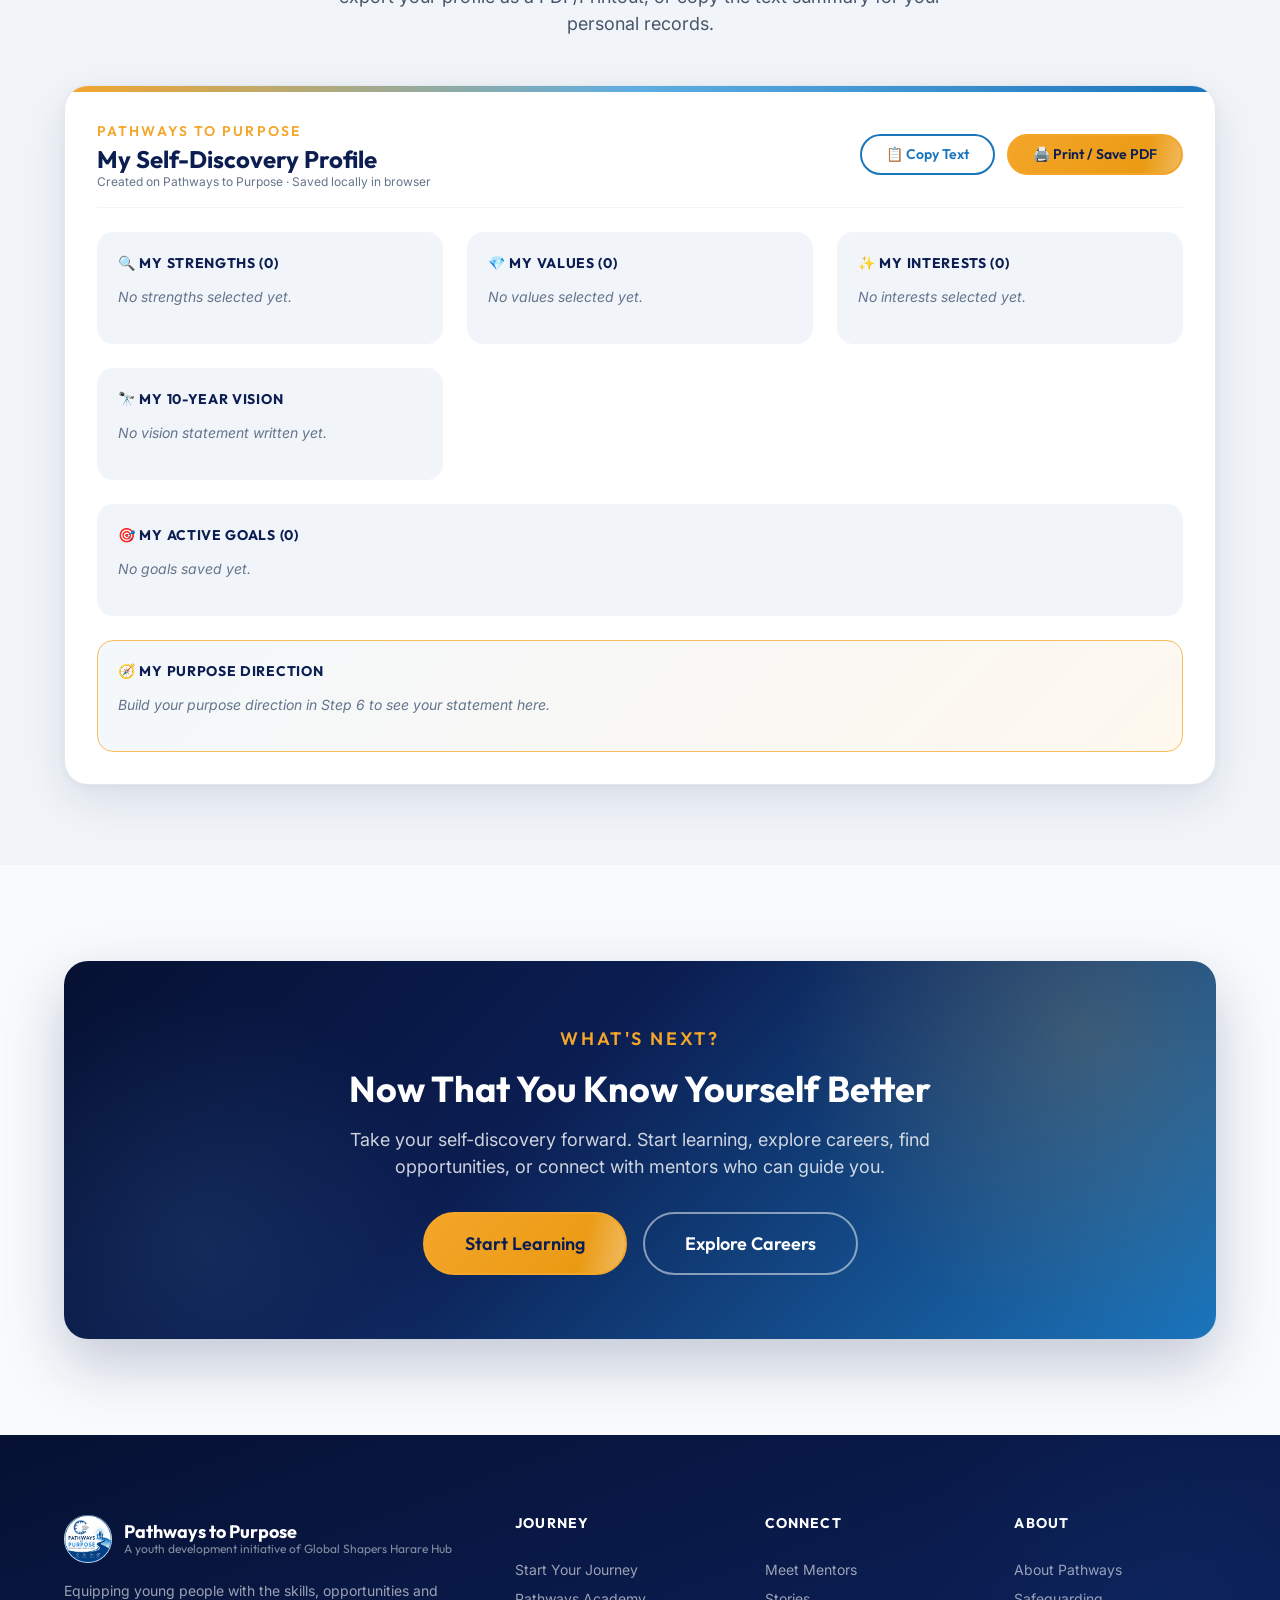
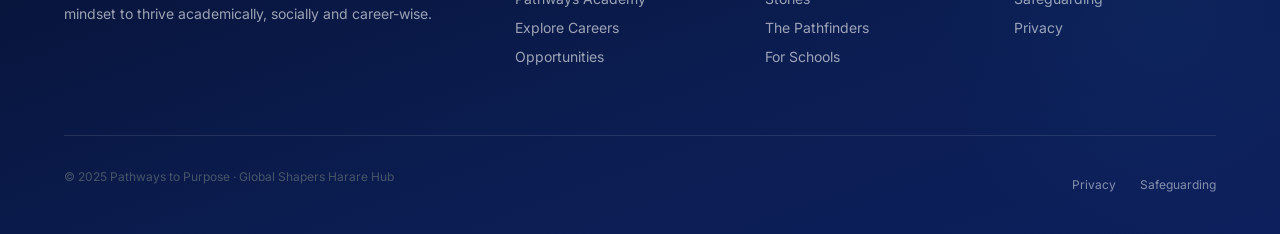
<file: pages/journey.html>
<!DOCTYPE html>
<html lang="en">
<head>
  <meta charset="UTF-8">
  <meta name="viewport" content="width=device-width, initial-scale=1.0">
  <title>Start Your Journey — Pathways to Purpose</title>
  <meta name="description" content="Begin your self-discovery journey. Explore your strengths, values, interests, and purpose. Build your vision and set meaningful goals.">
  <link rel="icon" href="../images/logo.webp" type="image/jpeg">
  <link rel="stylesheet" href="../css/styles.css">
  <!-- Optimized Google Fonts -->
  <link rel="preconnect" href="https://fonts.googleapis.com">
  <link rel="preconnect" href="https://fonts.gstatic.com" crossorigin>
  <link href="https://fonts.googleapis.com/css2?family=Inter:wght@400;500;600;700&family=Outfit:wght@600;700;800;900&display=swap" rel="stylesheet">
</head>
<body>

  <a href="#main-content" class="skip-to-main">Skip to main content</a>
  <nav class="navbar" role="navigation" aria-label="Main navigation">
    <div class="navbar-inner">
      <a href="../index.html" class="navbar-logo" aria-label="Pathways to Purpose Home">
        <img src="../images/logo.webp" alt="Pathways to Purpose Logo" width="48" height="48">
        <div class="navbar-logo-text">
          Pathways to Purpose
          <span>Global Shapers Harare Hub</span>
        </div>
      </a>

      <div class="navbar-links">
        <a href="journey.html">Start Your Journey</a>

        <!-- Dropdown 1: Learn & Grow -->
        <div class="nav-item-dropdown">
          <button class="dropdown-toggle" aria-expanded="false" aria-haspopup="true" type="button">
            Learn &amp; Grow <span class="chevron">▾</span>
          </button>
          <div class="dropdown-menu">
            <a href="learn.html">
              <div>
                <strong>Pathways Academy</strong>
                <span>Structured courses &amp; learning modules</span>
              </div>
            </a>
            <a href="journey.html">
              <div>
                <strong>Self-Discovery Journey</strong>
                <span>Strengths, values, vision &amp; purpose</span>
              </div>
            </a>
            <a href="challenges.html">
              <div>
                <strong>Growth Challenges</strong>
                <span>7-day &amp; 30-day practical action plans</span>
              </div>
            </a>
          </div>
        </div>

        <!-- Dropdown 2: Careers & Opportunities -->
        <div class="nav-item-dropdown">
          <button class="dropdown-toggle" aria-expanded="false" aria-haspopup="true" type="button">
            Careers &amp; Opportunities <span class="chevron">▾</span>
          </button>
          <div class="dropdown-menu">
            <a href="explore.html">
              <div>
                <strong>Explore Careers</strong>
                <span>Discover career fields &amp; prerequisites</span>
              </div>
            </a>
            <a href="opportunities.html">
              <div>
                <strong>Opportunities Hub</strong>
                <span>Scholarships, fellowships &amp; bursaries</span>
              </div>
            </a>
            <a href="mentors.html">
              <div>
                <strong>Meet Mentors</strong>
                <span>Connect with experienced leaders</span>
              </div>
            </a>
            <a href="stories.html">
              <div>
                <strong>Pathways Stories</strong>
                <span>Real journeys of Zimbabwean youth</span>
              </div>
            </a>
          </div>
        </div>

        <!-- Dropdown 3: Community & Engagement -->
        <div class="nav-item-dropdown">
          <button class="dropdown-toggle" aria-expanded="false" aria-haspopup="true" type="button">
            Community &amp; Engagement <span class="chevron">▾</span>
          </button>
          <div class="dropdown-menu">
            <a href="community.html">
              <div>
                <strong>The Pathfinders Community</strong>
                <span>Peer mentorship &amp; weekly reflections</span>
              </div>
            </a>
            <a href="schools.html">
              <div>
                <strong>For Schools</strong>
                <span>School visits &amp; workshop programs</span>
              </div>
            </a>
            <a href="get-involved.html">
              <div>
                <strong>Get Involved</strong>
                <span>Become a mentor, sponsor or partner</span>
              </div>
            </a>
          </div>
        </div>

        <a href="about.html">About</a>
      </div>

      <div class="navbar-cta">
        <a href="journey.html" class="btn btn-primary btn-sm">Start Your Journey</a>
      </div>

      <button class="navbar-toggle" aria-label="Toggle navigation menu" aria-expanded="false">
        <span></span>
        <span></span>
        <span></span>
      </button>
    </div>
  </nav>

  <!-- Mobile Menu -->
  <div class="mobile-menu" role="navigation" aria-label="Mobile navigation">
    <div class="mobile-category-title">Personal Journey</div>
    <a href="journey.html">Start Your Journey</a>
    
    <div class="mobile-category-title">Learn &amp; Grow</div>
    <a href="learn.html">Pathways Academy</a>
    <a href="journey.html">Self-Discovery Journey</a>
    <a href="challenges.html">Growth Challenges</a>

    <div class="mobile-category-title">Careers &amp; Opportunities</div>
    <a href="explore.html">Explore Careers</a>
    <a href="opportunities.html">Opportunities Hub</a>
    <a href="mentors.html">Meet Mentors</a>
    <a href="stories.html">Pathways Stories</a>

    <div class="mobile-category-title">Community &amp; Impact</div>
    <a href="community.html">The Pathfinders Community</a>
    <a href="schools.html">For Schools</a>
    <a href="get-involved.html">Get Involved</a>

    <div class="mobile-category-title">About</div>
    <a href="about.html">About Pathways</a>

    <a href="journey.html" class="btn btn-primary btn-lg" style="margin-top: var(--space-6);">Start Your Journey</a>
  </div>

  <main class="page-content">
    <!-- PAGE HERO -->
    <section class="page-hero">
      <div class="container">
        <div class="breadcrumb" aria-label="Breadcrumb">
          <a href="../index.html">Home</a><span>/</span><span class="current">Start Your Journey</span>
        </div>
        <p class="text-overline reveal" style="color: var(--color-gold);">Your Journey Begins Here</p>
        <h1 class="reveal delay-1">Discover Who You Are.<br>Define Where You're Going.</h1>
        <p class="reveal delay-2">You don't need to have everything figured out. Start by understanding yourself — your strengths, values, interests and what matters to you. From there, everything else begins to take shape.</p>
      </div>
    </section>

    <!-- JOURNEY STEPS OVERVIEW -->
    <section class="section">
      <div class="container">
        <div class="section-header centered reveal">
          <p class="text-overline">The Path</p>
          <h2>Your Journey Through Self-Discovery</h2>
          <div class="section-divider"></div>
        </div>

        <div class="learning-model reveal delay-1" style="margin-bottom: var(--space-12);">
          <a href="#strengths" class="learning-step" style="text-decoration: none; color: inherit;">
            <div class="learning-step-icon">🔍</div>
            <h4>Strengths</h4>
            <p>What am I good at?</p>
          </a>
          <a href="#values" class="learning-step" style="text-decoration: none; color: inherit;">
            <div class="learning-step-icon">💎</div>
            <h4>Values</h4>
            <p>What matters to me?</p>
          </a>
          <a href="#interests" class="learning-step" style="text-decoration: none; color: inherit;">
            <div class="learning-step-icon">✨</div>
            <h4>Interests</h4>
            <p>What excites me?</p>
          </a>
          <a href="#vision" class="learning-step" style="text-decoration: none; color: inherit;">
            <div class="learning-step-icon">🔭</div>
            <h4>Vision</h4>
            <p>Where am I going?</p>
          </a>
          <a href="#goals" class="learning-step" style="text-decoration: none; color: inherit;">
            <div class="learning-step-icon">🎯</div>
            <h4>Goals</h4>
            <p>What are my next steps?</p>
          </a>
          <a href="#purpose" class="learning-step" style="text-decoration: none; color: inherit;">
            <div class="learning-step-icon">🧭</div>
            <h4>Purpose</h4>
            <p>What drives me?</p>
          </a>
        </div>
      </div>
    </section>

    <!-- TOOL 1: MY STRENGTHS -->
    <section class="section bg-surface" id="strengths">
      <div class="container">
        <div class="tool-section reveal">
          <p class="text-overline">Step 1</p>
          <h3>My Strengths</h3>
          <p style="color: var(--color-text-secondary); margin-bottom: var(--space-6);">What are you naturally good at? Select the strengths that resonate with you. There are no wrong answers — this is about recognising what you already bring to the table.</p>

          <div class="chip-grid" data-storage-key="ptp-strengths" data-max-select="10">
            <button class="chip" type="button">Problem Solving</button>
            <button class="chip" type="button">Creativity</button>
            <button class="chip" type="button">Leadership</button>
            <button class="chip" type="button">Communication</button>
            <button class="chip" type="button">Empathy</button>
            <button class="chip" type="button">Organisation</button>
            <button class="chip" type="button">Teamwork</button>
            <button class="chip" type="button">Adaptability</button>
            <button class="chip" type="button">Critical Thinking</button>
            <button class="chip" type="button">Public Speaking</button>
            <button class="chip" type="button">Writing</button>
            <button class="chip" type="button">Research</button>
            <button class="chip" type="button">Technology</button>
            <button class="chip" type="button">Mathematics</button>
            <button class="chip" type="button">Science</button>
            <button class="chip" type="button">Art & Design</button>
            <button class="chip" type="button">Music</button>
            <button class="chip" type="button">Sports</button>
            <button class="chip" type="button">Negotiation</button>
            <button class="chip" type="button">Teaching</button>
            <button class="chip" type="button">Persistence</button>
            <button class="chip" type="button">Listening</button>
            <button class="chip" type="button">Strategic Thinking</button>
            <button class="chip" type="button">Building Things</button>
          </div>

          <div class="tool-results">
            <p style="color: var(--color-text-muted); font-size: var(--text-sm); margin: 0;">Select items above to see your choices here.</p>
          </div>

          <div class="tool-data-note">
            🔒 Your selections are saved only in your browser. No data is sent to any server.
          </div>
        </div>
      </div>
    </section>

    <!-- TOOL 2: MY VALUES -->
    <section class="section" id="values">
      <div class="container">
        <div class="tool-section reveal">
          <p class="text-overline">Step 2</p>
          <h3>My Values</h3>
          <p style="color: var(--color-text-secondary); margin-bottom: var(--space-6);">Your values are your compass. They guide your decisions, your relationships and your sense of fulfilment. Choose the values most important to you (up to 7).</p>

          <div class="chip-grid" data-storage-key="ptp-values" data-max-select="7">
            <button class="chip" type="button">Honesty</button>
            <button class="chip" type="button">Family</button>
            <button class="chip" type="button">Education</button>
            <button class="chip" type="button">Faith</button>
            <button class="chip" type="button">Community</button>
            <button class="chip" type="button">Justice</button>
            <button class="chip" type="button">Creativity</button>
            <button class="chip" type="button">Independence</button>
            <button class="chip" type="button">Kindness</button>
            <button class="chip" type="button">Excellence</button>
            <button class="chip" type="button">Courage</button>
            <button class="chip" type="button">Respect</button>
            <button class="chip" type="button">Service</button>
            <button class="chip" type="button">Growth</button>
            <button class="chip" type="button">Integrity</button>
            <button class="chip" type="button">Innovation</button>
            <button class="chip" type="button">Freedom</button>
            <button class="chip" type="button">Compassion</button>
            <button class="chip" type="button">Hard Work</button>
            <button class="chip" type="button">Loyalty</button>
            <button class="chip" type="button">Peace</button>
            <button class="chip" type="button">Impact</button>
            <button class="chip" type="button">Wisdom</button>
            <button class="chip" type="button">Adventure</button>
          </div>

          <div class="tool-results">
            <p style="color: var(--color-text-muted); font-size: var(--text-sm); margin: 0;">Select items above to see your choices here.</p>
          </div>

          <div class="tool-data-note">
            🔒 Your selections are saved only in your browser. No data is sent to any server.
          </div>
        </div>
      </div>
    </section>

    <!-- TOOL 3: MY INTERESTS -->
    <section class="section bg-surface" id="interests">
      <div class="container">
        <div class="tool-section reveal">
          <p class="text-overline">Step 3</p>
          <h3>My Interests</h3>
          <p style="color: var(--color-text-secondary); margin-bottom: var(--space-6);">What topics, activities and subjects excite you? Your interests often point toward areas where you can find both purpose and opportunity.</p>

          <div class="chip-grid" data-storage-key="ptp-interests" data-max-select="10">
            <button class="chip" type="button">Technology & Coding</button>
            <button class="chip" type="button">Business & Entrepreneurship</button>
            <button class="chip" type="button">Medicine & Health</button>
            <button class="chip" type="button">Engineering</button>
            <button class="chip" type="button">Law & Governance</button>
            <button class="chip" type="button">Education & Teaching</button>
            <button class="chip" type="button">Arts & Culture</button>
            <button class="chip" type="button">Science & Research</button>
            <button class="chip" type="button">Agriculture & Environment</button>
            <button class="chip" type="button">Finance & Economics</button>
            <button class="chip" type="button">Media & Communication</button>
            <button class="chip" type="button">Social Impact</button>
            <button class="chip" type="button">Sports & Fitness</button>
            <button class="chip" type="button">Music & Performance</button>
            <button class="chip" type="button">Design & Architecture</button>
            <button class="chip" type="button">Psychology & Counselling</button>
            <button class="chip" type="button">Travel & Languages</button>
            <button class="chip" type="button">AI & Data Science</button>
            <button class="chip" type="button">Writing & Journalism</button>
            <button class="chip" type="button">Community Development</button>
          </div>

          <div class="tool-results">
            <p style="color: var(--color-text-muted); font-size: var(--text-sm); margin: 0;">Select items above to see your choices here.</p>
          </div>

          <div class="tool-data-note">
            🔒 Your selections are saved only in your browser. No data is sent to any server.
          </div>
        </div>
      </div>
    </section>

    <!-- TOOL 4: MY VISION -->
    <section class="section" id="vision">
      <div class="container">
        <div class="tool-section reveal">
          <p class="text-overline">Step 4</p>
          <h3>My Vision</h3>
          <p style="color: var(--color-text-secondary); margin-bottom: var(--space-6);">Close your eyes and imagine yourself in 10 years. Where are you? What are you doing? Who are the people around you? What impact are you having? Write it down — even if it feels uncertain.</p>

          <div class="form-group">
            <label class="form-label" for="vision-text">My vision for my future</label>
            <textarea class="form-textarea" id="vision-text" placeholder="In 10 years, I see myself..." rows="6"></textarea>
            <p class="form-hint">This is your private space. Write freely. There are no wrong answers.</p>
          </div>

          <button type="button" class="btn btn-outline" id="save-vision">Save My Vision</button>

          <div class="tool-data-note">
            🔒 Your vision is saved only in your browser. No data is sent to any server.
          </div>
        </div>
      </div>
    </section>

    <!-- TOOL 5: MY GOALS -->
    <section class="section bg-surface" id="goals">
      <div class="container">
        <div class="tool-section reveal">
          <p class="text-overline">Step 5</p>
          <h3>My Goals</h3>
          <p style="color: var(--color-text-secondary); margin-bottom: var(--space-6);">A goal without a plan is just a wish. Define one meaningful goal for each area of your life. Be specific about what you want, why it matters and what your first step will be.</p>

          <div id="goals-container">
            <div class="goal-item" style="background: var(--color-surface-alt); border-radius: var(--radius-lg); padding: var(--space-6); margin-bottom: var(--space-4);">
              <div class="form-group">
                <label class="form-label">Goal Category</label>
                <select class="form-select goal-category">
                  <option value="">Select a category</option>
                  <option value="academic">Academic</option>
                  <option value="career">Career</option>
                  <option value="personal">Personal Growth</option>
                  <option value="financial">Financial</option>
                  <option value="relationships">Relationships</option>
                  <option value="leadership">Leadership</option>
                  <option value="community">Community Impact</option>
                </select>
              </div>
              <div class="form-group">
                <label class="form-label">What is your goal?</label>
                <input type="text" class="form-input goal-text" placeholder="I want to...">
              </div>
              <div class="form-group">
                <label class="form-label">Why does this matter to you?</label>
                <input type="text" class="form-input goal-why" placeholder="Because...">
              </div>
              <div class="form-group">
                <label class="form-label">What is your first step?</label>
                <input type="text" class="form-input goal-first-step" placeholder="This week I will...">
              </div>
            </div>
          </div>

          <div style="display: flex; gap: var(--space-4); flex-wrap: wrap; margin-top: var(--space-4);">
            <button type="button" class="btn btn-outline" id="add-goal">+ Add Another Goal</button>
            <button type="button" class="btn btn-primary" id="save-goals">Save My Goals</button>
          </div>

          <div class="tool-data-note">
            🔒 Your goals are saved only in your browser. No data is sent to any server.
          </div>
        </div>
      </div>
    </section>

    <!-- TOOL 6: PURPOSE BUILDER -->
    <section class="section" id="purpose">
      <div class="container">
        <div class="tool-section reveal">
          <p class="text-overline">Step 6</p>
          <h3>My Purpose Direction</h3>
          <p style="color: var(--color-text-secondary); margin-bottom: var(--space-6);">Purpose is not something you discover in a single moment. It's something that becomes clearer as you grow. Use these prompts to explore what might drive you.</p>

          <div class="form-group">
            <label class="form-label" for="purpose-care">What problems in the world do you care about?</label>
            <textarea class="form-textarea" id="purpose-care" placeholder="I care about..." rows="3"></textarea>
          </div>
          <div class="form-group">
            <label class="form-label" for="purpose-help">Who do you want to help?</label>
            <textarea class="form-textarea" id="purpose-help" placeholder="I want to help..." rows="3"></textarea>
          </div>
          <div class="form-group">
            <label class="form-label" for="purpose-skills">What skills do you want to use or develop?</label>
            <textarea class="form-textarea" id="purpose-skills" placeholder="I want to develop..." rows="3"></textarea>
          </div>
          <div class="form-group">
            <label class="form-label" for="purpose-difference">What difference do you want to make?</label>
            <textarea class="form-textarea" id="purpose-difference" placeholder="I want to make a difference by..." rows="3"></textarea>
          </div>

          <button type="button" class="btn btn-primary" id="generate-purpose">Build My Purpose Direction</button>

          <div id="purpose-result" style="display: none; margin-top: var(--space-8);">
            <div style="background: linear-gradient(135deg, rgba(27, 117, 187, 0.05), rgba(244, 166, 42, 0.05)); border: 1px solid var(--color-border); border-radius: var(--radius-xl); padding: var(--space-8);">
              <p class="text-overline" style="margin-bottom: var(--space-4);">Your Purpose Direction</p>
              <p id="purpose-output" style="font-size: var(--text-xl); line-height: var(--leading-relaxed); color: var(--color-navy); font-family: var(--font-display); font-weight: 600;"></p>
              <p style="font-size: var(--text-sm); color: var(--color-text-muted); margin-top: var(--space-4); margin-bottom: 0;">This is a starting point, not a final answer. Your purpose will evolve as you learn, grow and experience more of life.</p>
            </div>
          </div>

          <div class="tool-data-note">
            🔒 Your responses are saved only in your browser. No data is sent to any server.
          </div>
        </div>
      </div>
    </section>

    <!-- TOOL 7: LIVE PROFILE SUMMARY & EXPORT -->
    <section class="section bg-surface" id="profile-summary">
      <div class="container">
        <div class="section-header centered reveal">
          <p class="text-overline">Step 7</p>
          <h2>My Self-Discovery Profile Summary</h2>
          <div class="section-divider"></div>
          <p>Here is your complete self-discovery summary. Review your selections, export your profile as a PDF/Printout, or copy the text summary for your personal records.</p>
        </div>

        <div id="profile-summary-container" class="reveal delay-1">
          <!-- Dynamically populated by initProfileSummary() in main.js -->
        </div>
      </div>
    </section>

    <!-- NEXT STEPS CTA -->
    <section class="section-lg">
      <div class="container">
        <div class="cta-banner reveal">
          <p class="text-overline" style="color: var(--color-gold); margin-bottom: var(--space-4);">What's Next?</p>
          <h2>Now That You Know Yourself Better</h2>
          <p>Take your self-discovery forward. Start learning, explore careers, find opportunities, or connect with mentors who can guide you.</p>
          <div style="display: flex; gap: var(--space-4); justify-content: center; flex-wrap: wrap;">
            <a href="learn.html" class="btn btn-primary btn-lg">Start Learning</a>
            <a href="explore.html" class="btn btn-secondary btn-lg">Explore Careers</a>
          </div>
        </div>
      </div>
    </section>
  </main>

  <!-- FOOTER -->
  <footer class="footer" role="contentinfo">
    <div class="container">
      <div class="footer-grid">
        <div class="footer-brand">
          <div class="footer-logo">
            <img src="../images/logo.webp" alt="Pathways to Purpose" width="48" height="48" loading="lazy">
            <div class="footer-logo-text">Pathways to Purpose<span>A youth development initiative of Global Shapers Harare Hub</span></div>
          </div>
          <p>Equipping young people with the skills, opportunities and mindset to thrive academically, socially and career-wise.</p>
        </div>
        <div class="footer-col"><h4>Journey</h4><a href="journey.html">Start Your Journey</a><a href="learn.html">Pathways Academy</a><a href="explore.html">Explore Careers</a><a href="opportunities.html">Opportunities</a></div>
        <div class="footer-col"><h4>Connect</h4><a href="mentors.html">Meet Mentors</a><a href="stories.html">Stories</a><a href="community.html">The Pathfinders</a><a href="schools.html">For Schools</a></div>
        <div class="footer-col"><h4>About</h4><a href="about.html">About Pathways</a><a href="about.html#safeguarding">Safeguarding</a><a href="about.html#privacy">Privacy</a></div>
      </div>
      <div class="footer-bottom">
        <p>&copy; 2025 Pathways to Purpose · Global Shapers Harare Hub</p>
        <div class="footer-bottom-links"><a href="about.html#privacy">Privacy</a><a href="about.html#safeguarding">Safeguarding</a></div>
      </div>
    </div>
  </footer>

  <button class="back-to-top" aria-label="Back to top">↑</button>
  <script src="../js/icons.js"></script>
  <script src="../js/main.js"></script>
  <script>
    // Vision save
    document.getElementById('save-vision')?.addEventListener('click', function() {
      const vision = document.getElementById('vision-text').value;
      if (vision.trim()) {
        localStorage.setItem('ptp-vision', vision);
        document.dispatchEvent(new CustomEvent('ptp-profile-updated'));
        this.textContent = 'Saved ✓';
        this.style.background = 'var(--color-success)';
        this.style.borderColor = 'var(--color-success)';
        this.style.color = 'var(--color-white)';
        setTimeout(() => {
          this.textContent = 'Save My Vision';
          this.style.background = ''; this.style.borderColor = ''; this.style.color = '';
        }, 2000);
      }
    });

    // Load saved vision
    const savedVision = localStorage.getItem('ptp-vision');
    if (savedVision) document.getElementById('vision-text').value = savedVision;

    // Goals
    document.getElementById('add-goal')?.addEventListener('click', function() {
      const container = document.getElementById('goals-container');
      const template = container.querySelector('.goal-item').cloneNode(true);
      template.querySelectorAll('input, select').forEach(el => el.value = '');
      container.appendChild(template);
    });

    document.getElementById('save-goals')?.addEventListener('click', function() {
      const goals = [];
      document.querySelectorAll('.goal-item').forEach(item => {
        const goal = {
          category: item.querySelector('.goal-category').value,
          text: item.querySelector('.goal-text').value,
          why: item.querySelector('.goal-why').value,
          firstStep: item.querySelector('.goal-first-step').value
        };
        if (goal.text.trim()) goals.push(goal);
      });
      localStorage.setItem('ptp-goals', JSON.stringify(goals));
      document.dispatchEvent(new CustomEvent('ptp-profile-updated'));
      this.textContent = 'Saved ✓';
      this.style.background = 'var(--color-success)';
      this.style.borderColor = 'var(--color-success)';
      setTimeout(() => {
        this.textContent = 'Save My Goals';
        this.style.background = ''; this.style.borderColor = '';
      }, 2000);
    });

    // Load saved goals
    const savedGoals = JSON.parse(localStorage.getItem('ptp-goals') || '[]');
    if (savedGoals.length > 0) {
      const container = document.getElementById('goals-container');
      savedGoals.forEach((goal, i) => {
        let item = container.querySelectorAll('.goal-item')[i];
        if (!item) {
          item = container.querySelector('.goal-item').cloneNode(true);
          container.appendChild(item);
        }
        if (goal.category) item.querySelector('.goal-category').value = goal.category;
        if (goal.text) item.querySelector('.goal-text').value = goal.text;
        if (goal.why) item.querySelector('.goal-why').value = goal.why;
        if (goal.firstStep) item.querySelector('.goal-first-step').value = goal.firstStep;
      });
    }

    // Purpose Builder
    document.getElementById('generate-purpose')?.addEventListener('click', function() {
      const care = document.getElementById('purpose-care').value.trim();
      const help = document.getElementById('purpose-help').value.trim();
      const skills = document.getElementById('purpose-skills').value.trim();
      const difference = document.getElementById('purpose-difference').value.trim();

      if (!care && !help && !skills && !difference) {
        alert('Please fill in at least one field to build your purpose direction.');
        return;
      }

      let output = 'I want to use my ';
      if (skills) output += skills;
      else output += 'developing abilities';
      output += ' to help ';
      if (help) output += help;
      else output += 'people who need support';
      if (care) output += ', because I care deeply about ' + care;
      output += '. ';
      if (difference) output += 'My goal is to ' + difference + '.';

      document.getElementById('purpose-output').textContent = output;
      document.getElementById('purpose-result').style.display = 'block';
      document.getElementById('purpose-result').scrollIntoView({ behavior: 'smooth', block: 'center' });

      localStorage.setItem('ptp-purpose', JSON.stringify({ care, help, skills, difference, output }));
      document.dispatchEvent(new CustomEvent('ptp-profile-updated'));
    });

    // Load saved purpose
    const savedPurpose = JSON.parse(localStorage.getItem('ptp-purpose') || 'null');
    if (savedPurpose) {
      if (savedPurpose.care) document.getElementById('purpose-care').value = savedPurpose.care;
      if (savedPurpose.help) document.getElementById('purpose-help').value = savedPurpose.help;
      if (savedPurpose.skills) document.getElementById('purpose-skills').value = savedPurpose.skills;
      if (savedPurpose.difference) document.getElementById('purpose-difference').value = savedPurpose.difference;
      if (savedPurpose.output) {
        document.getElementById('purpose-output').textContent = savedPurpose.output;
        document.getElementById('purpose-result').style.display = 'block';
      }
    }
  </script>

  <script>
    document.addEventListener('DOMContentLoaded', () => {
      if (typeof highlightActiveNav === 'function') {
        highlightActiveNav();
      }
    });
  </script>

  <script>
    if ('serviceWorker' in navigator) {
      window.addEventListener('load', () => {
        // Paths handle both root and /pages/ subdirectory
        const swPath = window.location.pathname.includes('/pages/') ? '../sw.js' : './sw.js';
        navigator.serviceWorker.register(swPath).catch(err => {
          console.log('Service Worker registration failed:', err);
        });
      });
    }
  </script>
</body>
</html>
</file>
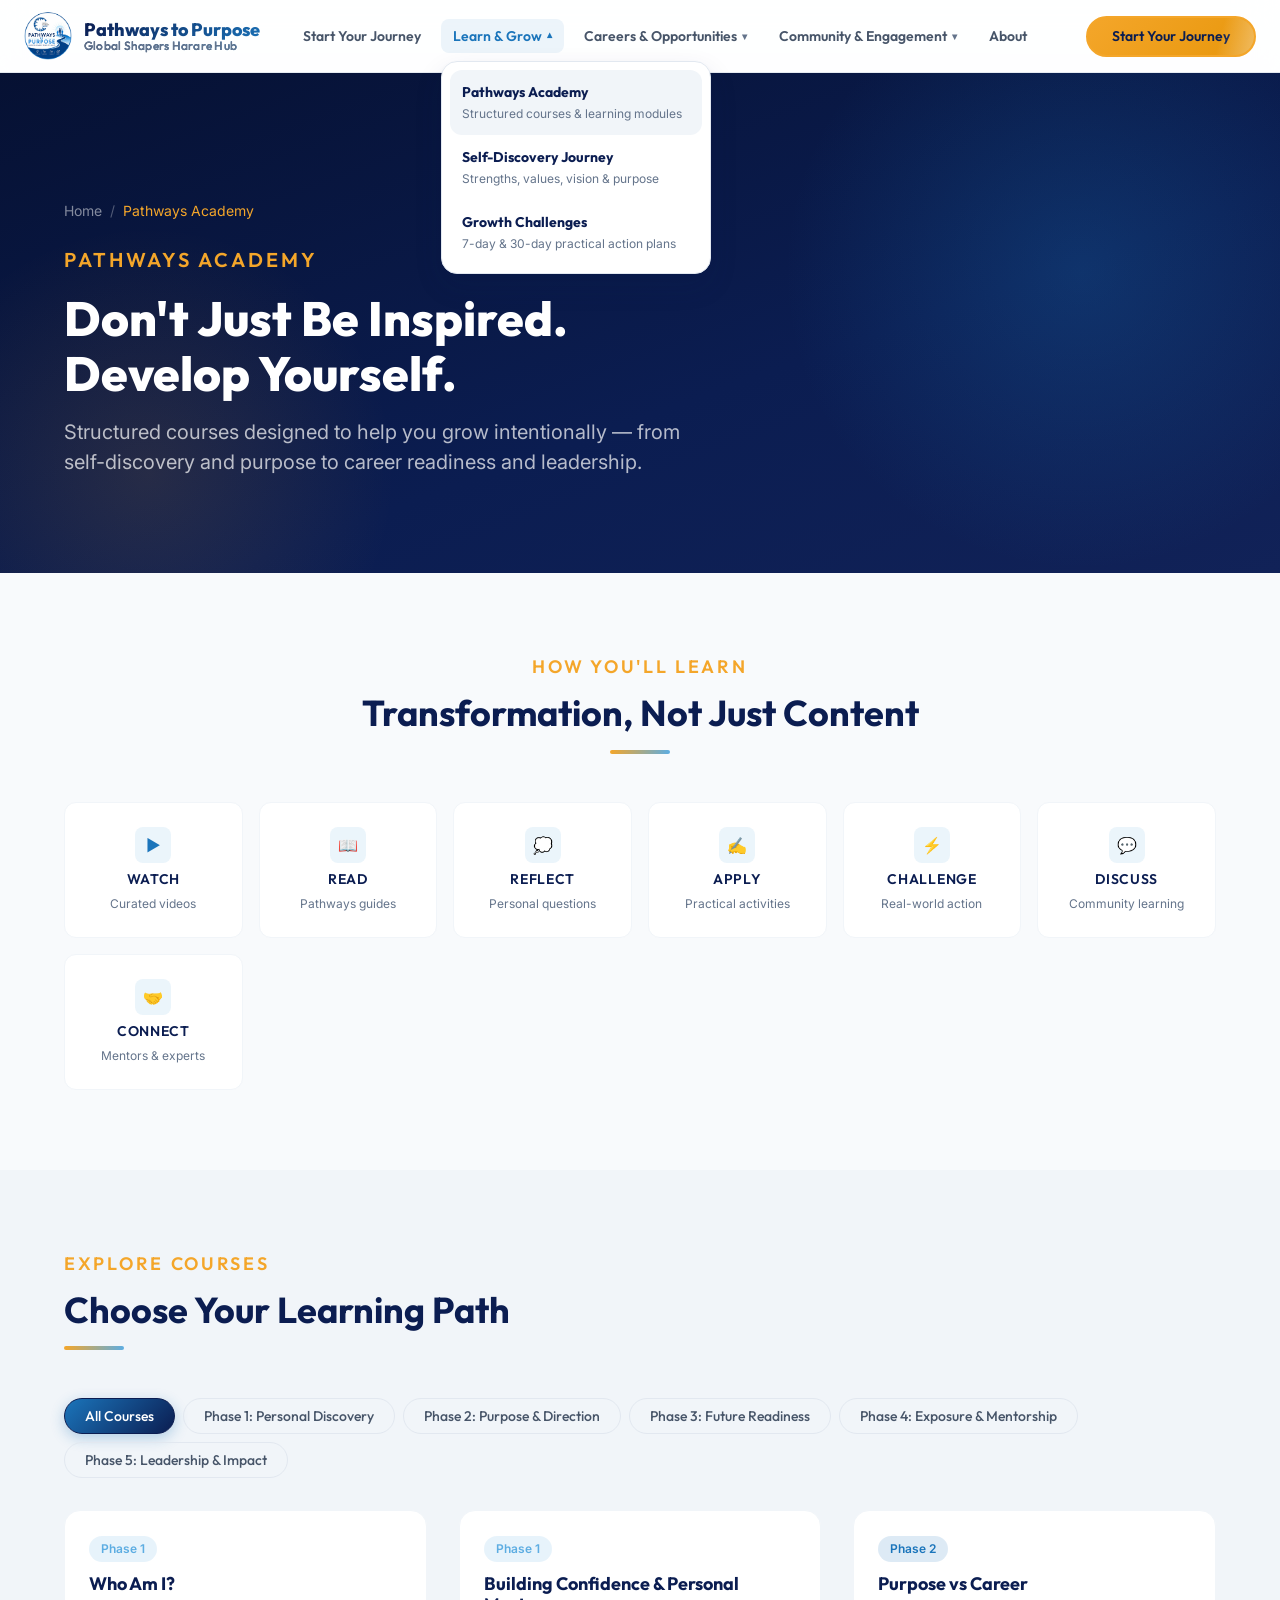
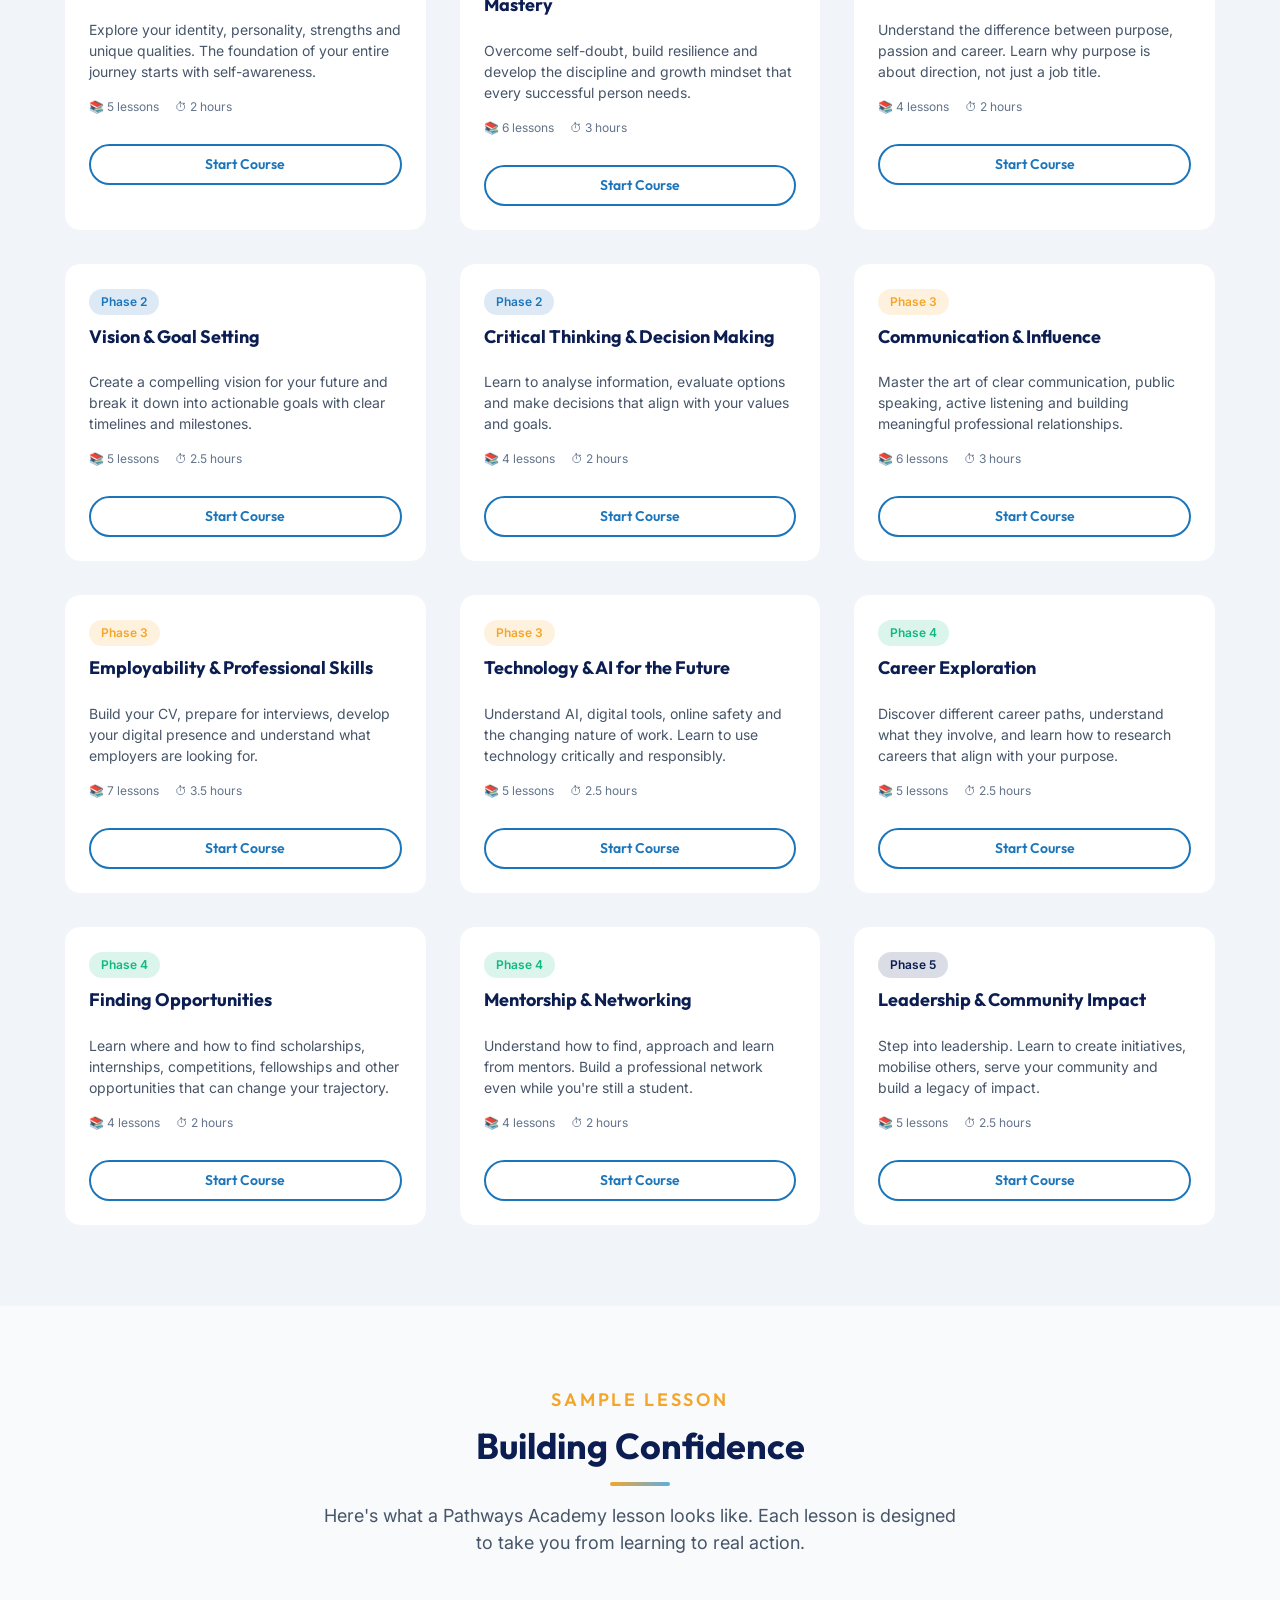
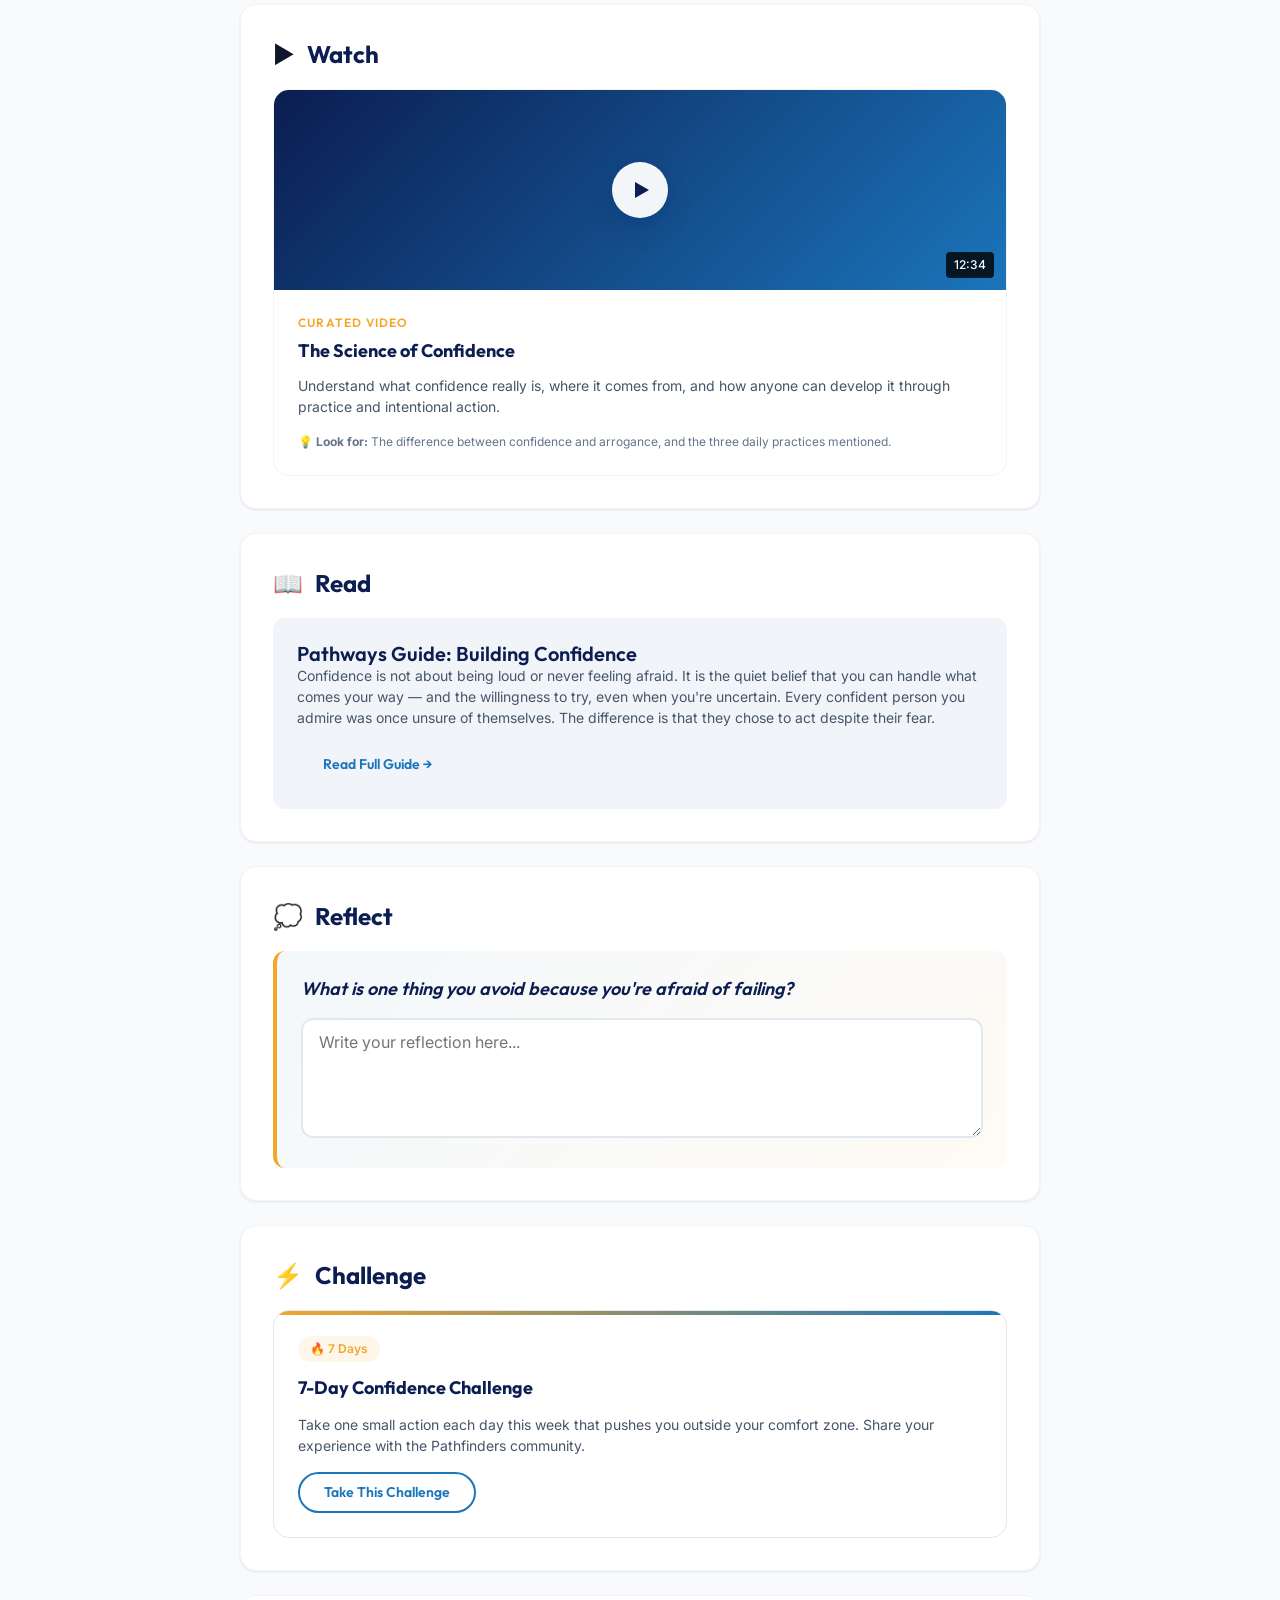
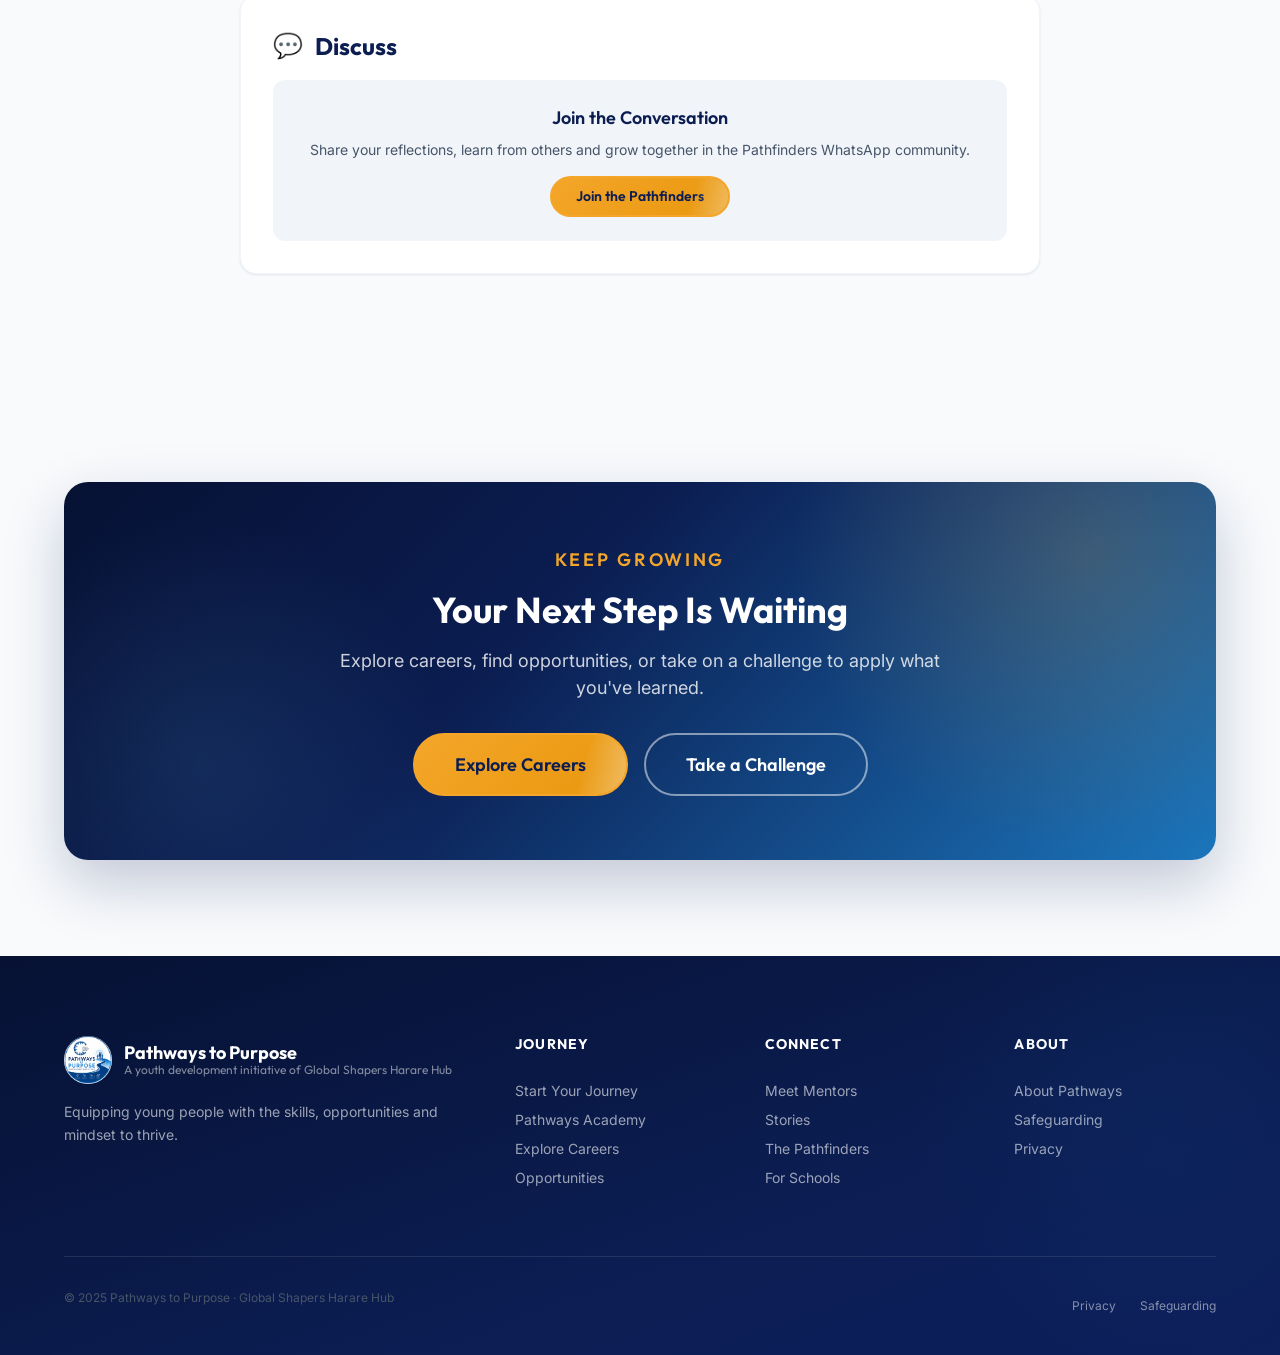
<file: pages/learn.html>
<!DOCTYPE html>
<html lang="en">
<head>
  <meta charset="UTF-8">
  <meta name="viewport" content="width=device-width, initial-scale=1.0">
  <title>Pathways Academy — Learn &amp; Grow | Pathways to Purpose</title>
  <meta name="description" content="Structured learning modules to help you develop personal mastery, communication, employability, leadership and more. Watch, read, reflect, apply, challenge.">
  <link rel="icon" href="../images/logo.webp" type="image/jpeg">
  <link rel="stylesheet" href="../css/styles.css">
  <!-- Optimized Google Fonts -->
  <link rel="preconnect" href="https://fonts.googleapis.com">
  <link rel="preconnect" href="https://fonts.gstatic.com" crossorigin>
  <link href="https://fonts.googleapis.com/css2?family=Inter:wght@400;500;600;700&family=Outfit:wght@600;700;800;900&display=swap" rel="stylesheet">
</head>
<body>
  <a href="#main-content" class="skip-to-main">Skip to main content</a>
  <nav class="navbar" role="navigation" aria-label="Main navigation">
    <div class="navbar-inner">
      <a href="../index.html" class="navbar-logo" aria-label="Pathways to Purpose Home">
        <img src="../images/logo.webp" alt="Pathways to Purpose Logo" width="48" height="48">
        <div class="navbar-logo-text">
          Pathways to Purpose
          <span>Global Shapers Harare Hub</span>
        </div>
      </a>

      <div class="navbar-links">
        <a href="journey.html">Start Your Journey</a>

        <!-- Dropdown 1: Learn & Grow -->
        <div class="nav-item-dropdown">
          <button class="dropdown-toggle" aria-expanded="false" aria-haspopup="true" type="button">
            Learn &amp; Grow <span class="chevron">▾</span>
          </button>
          <div class="dropdown-menu">
            <a href="learn.html">
              <div>
                <strong>Pathways Academy</strong>
                <span>Structured courses &amp; learning modules</span>
              </div>
            </a>
            <a href="journey.html">
              <div>
                <strong>Self-Discovery Journey</strong>
                <span>Strengths, values, vision &amp; purpose</span>
              </div>
            </a>
            <a href="challenges.html">
              <div>
                <strong>Growth Challenges</strong>
                <span>7-day &amp; 30-day practical action plans</span>
              </div>
            </a>
          </div>
        </div>

        <!-- Dropdown 2: Careers & Opportunities -->
        <div class="nav-item-dropdown">
          <button class="dropdown-toggle" aria-expanded="false" aria-haspopup="true" type="button">
            Careers &amp; Opportunities <span class="chevron">▾</span>
          </button>
          <div class="dropdown-menu">
            <a href="explore.html">
              <div>
                <strong>Explore Careers</strong>
                <span>Discover career fields &amp; prerequisites</span>
              </div>
            </a>
            <a href="opportunities.html">
              <div>
                <strong>Opportunities Hub</strong>
                <span>Scholarships, fellowships &amp; bursaries</span>
              </div>
            </a>
            <a href="mentors.html">
              <div>
                <strong>Meet Mentors</strong>
                <span>Connect with experienced leaders</span>
              </div>
            </a>
            <a href="stories.html">
              <div>
                <strong>Pathways Stories</strong>
                <span>Real journeys of Zimbabwean youth</span>
              </div>
            </a>
          </div>
        </div>

        <!-- Dropdown 3: Community & Engagement -->
        <div class="nav-item-dropdown">
          <button class="dropdown-toggle" aria-expanded="false" aria-haspopup="true" type="button">
            Community &amp; Engagement <span class="chevron">▾</span>
          </button>
          <div class="dropdown-menu">
            <a href="community.html">
              <div>
                <strong>The Pathfinders Community</strong>
                <span>Peer mentorship &amp; weekly reflections</span>
              </div>
            </a>
            <a href="schools.html">
              <div>
                <strong>For Schools</strong>
                <span>School visits &amp; workshop programs</span>
              </div>
            </a>
            <a href="get-involved.html">
              <div>
                <strong>Become a Mentor / Partner</strong>
                <span>Join our mentor network or partner with us</span>
              </div>
            </a>
          </div>
        </div>

        <a href="about.html">About</a>
      </div>

      <div class="navbar-cta">
        <a href="journey.html" class="btn btn-primary btn-sm">Start Your Journey</a>
      </div>

      <button class="navbar-toggle" aria-label="Toggle navigation menu" aria-expanded="false">
        <span></span>
        <span></span>
        <span></span>
      </button>
    </div>
  </nav>

  <!-- Mobile Menu -->
  <div class="mobile-menu" role="navigation" aria-label="Mobile navigation">
    <div class="mobile-category-title">Personal Journey</div>
    <a href="journey.html">Start Your Journey</a>
    
    <div class="mobile-category-title">Learn &amp; Grow</div>
    <a href="learn.html">Pathways Academy</a>
    <a href="journey.html">Self-Discovery Journey</a>
    <a href="challenges.html">Growth Challenges</a>

    <div class="mobile-category-title">Careers &amp; Opportunities</div>
    <a href="explore.html">Explore Careers</a>
    <a href="opportunities.html">Opportunities Hub</a>
    <a href="mentors.html">Meet Mentors</a>
    <a href="stories.html">Pathways Stories</a>

    <div class="mobile-category-title">Community &amp; Impact</div>
    <a href="community.html">The Pathfinders Community</a>
    <a href="schools.html">For Schools</a>
    <a href="get-involved.html">Get Involved</a>

    <div class="mobile-category-title">About</div>
    <a href="about.html">About Pathways</a>

    <a href="journey.html" class="btn btn-primary btn-lg" style="margin-top: var(--space-6);">Start Your Journey</a>
  </div>

  <main class="page-content">
    <section class="page-hero">
      <div class="container">
        <div class="breadcrumb"><a href="../index.html">Home</a><span>/</span><span class="current">Pathways Academy</span></div>
        <p class="text-overline reveal" style="color: var(--color-gold);">Pathways Academy</p>
        <h1 class="reveal delay-1">Don't Just Be Inspired.<br>Develop Yourself.</h1>
        <p class="reveal delay-2">Structured courses designed to help you grow intentionally — from self-discovery and purpose to career readiness and leadership.</p>
      </div>
    </section>

    <!-- LEARNING MODEL -->
    <section class="section">
      <div class="container">
        <div class="section-header centered reveal">
          <p class="text-overline">How You'll Learn</p>
          <h2>Transformation, Not Just Content</h2>
          <div class="section-divider"></div>
        </div>
        <div class="learning-model reveal delay-1">
          <div class="learning-step"><div class="learning-step-icon">▶️</div><h4>Watch</h4><p>Curated videos</p></div>
          <div class="learning-step"><div class="learning-step-icon">📖</div><h4>Read</h4><p>Pathways guides</p></div>
          <div class="learning-step"><div class="learning-step-icon">💭</div><h4>Reflect</h4><p>Personal questions</p></div>
          <div class="learning-step"><div class="learning-step-icon">✍️</div><h4>Apply</h4><p>Practical activities</p></div>
          <div class="learning-step"><div class="learning-step-icon">⚡</div><h4>Challenge</h4><p>Real-world action</p></div>
          <div class="learning-step"><div class="learning-step-icon">💬</div><h4>Discuss</h4><p>Community learning</p></div>
          <div class="learning-step"><div class="learning-step-icon">🤝</div><h4>Connect</h4><p>Mentors & experts</p></div>
        </div>
      </div>
    </section>

    <!-- COURSE FILTERS -->
    <section class="section bg-surface">
      <div class="container">
        <div class="section-header reveal">
          <p class="text-overline">Explore Courses</p>
          <h2>Choose Your Learning Path</h2>
          <div class="section-divider"></div>
        </div>

        <div class="tabs reveal" data-target="courses-grid">
          <button class="tab-btn active" data-filter="all">All Courses</button>
          <button class="tab-btn" data-filter="phase-1">Phase 1: Personal Discovery</button>
          <button class="tab-btn" data-filter="phase-2">Phase 2: Purpose & Direction</button>
          <button class="tab-btn" data-filter="phase-3">Phase 3: Future Readiness</button>
          <button class="tab-btn" data-filter="phase-4">Phase 4: Exposure & Mentorship</button>
          <button class="tab-btn" data-filter="phase-5">Phase 5: Leadership & Impact</button>
        </div>

        <div class="grid grid-3" id="courses-grid">
          <!-- Phase 1 -->
          <div class="course-card reveal" data-category="phase-1">
            <div class="course-header">
              <span class="course-phase phase-1">Phase 1</span>
              <h3>Who Am I?</h3>
            </div>
            <div class="card-body">
              <p class="card-text">Explore your identity, personality, strengths and unique qualities. The foundation of your entire journey starts with self-awareness.</p>
              <div class="course-meta"><span>📚 5 lessons</span><span>⏱ 2 hours</span></div>
              <a href="#" class="btn btn-outline btn-sm" data-course-id="c1" style="margin-top: var(--space-4); width: 100%;">Start Course</a>
            </div>
          </div>

          <div class="course-card reveal delay-1" data-category="phase-1">
            <div class="course-header">
              <span class="course-phase phase-1">Phase 1</span>
              <h3>Building Confidence &amp; Personal Mastery</h3>
            </div>
            <div class="card-body">
              <p class="card-text">Overcome self-doubt, build resilience and develop the discipline and growth mindset that every successful person needs.</p>
              <div class="course-meta"><span>📚 6 lessons</span><span>⏱ 3 hours</span></div>
              <a href="#" class="btn btn-outline btn-sm" data-course-id="c2" style="margin-top: var(--space-4); width: 100%;">Start Course</a>
            </div>
          </div>

          <!-- Phase 2 -->
          <div class="course-card reveal delay-2" data-category="phase-2">
            <div class="course-header">
              <span class="course-phase phase-2">Phase 2</span>
              <h3>Purpose vs Career</h3>
            </div>
            <div class="card-body">
              <p class="card-text">Understand the difference between purpose, passion and career. Learn why purpose is about direction, not just a job title.</p>
              <div class="course-meta"><span>📚 4 lessons</span><span>⏱ 2 hours</span></div>
              <a href="#" class="btn btn-outline btn-sm" data-course-id="c3" style="margin-top: var(--space-4); width: 100%;">Start Course</a>
            </div>
          </div>

          <div class="course-card reveal" data-category="phase-2">
            <div class="course-header">
              <span class="course-phase phase-2">Phase 2</span>
              <h3>Vision &amp; Goal Setting</h3>
            </div>
            <div class="card-body">
              <p class="card-text">Create a compelling vision for your future and break it down into actionable goals with clear timelines and milestones.</p>
              <div class="course-meta"><span>📚 5 lessons</span><span>⏱ 2.5 hours</span></div>
              <a href="#" class="btn btn-outline btn-sm" data-course-id="c4" style="margin-top: var(--space-4); width: 100%;">Start Course</a>
            </div>
          </div>

          <div class="course-card reveal delay-1" data-category="phase-2">
            <div class="course-header">
              <span class="course-phase phase-2">Phase 2</span>
              <h3>Critical Thinking &amp; Decision Making</h3>
            </div>
            <div class="card-body">
              <p class="card-text">Learn to analyse information, evaluate options and make decisions that align with your values and goals.</p>
              <div class="course-meta"><span>📚 4 lessons</span><span>⏱ 2 hours</span></div>
              <a href="#" class="btn btn-outline btn-sm" data-course-id="c5" style="margin-top: var(--space-4); width: 100%;">Start Course</a>
            </div>
          </div>

          <!-- Phase 3 -->
          <div class="course-card reveal delay-2" data-category="phase-3">
            <div class="course-header">
              <span class="course-phase phase-3">Phase 3</span>
              <h3>Communication &amp; Influence</h3>
            </div>
            <div class="card-body">
              <p class="card-text">Master the art of clear communication, public speaking, active listening and building meaningful professional relationships.</p>
              <div class="course-meta"><span>📚 6 lessons</span><span>⏱ 3 hours</span></div>
              <a href="#" class="btn btn-outline btn-sm" data-course-id="c6" style="margin-top: var(--space-4); width: 100%;">Start Course</a>
            </div>
          </div>

          <div class="course-card reveal" data-category="phase-3">
            <div class="course-header">
              <span class="course-phase phase-3">Phase 3</span>
              <h3>Employability &amp; Professional Skills</h3>
            </div>
            <div class="card-body">
              <p class="card-text">Build your CV, prepare for interviews, develop your digital presence and understand what employers are looking for.</p>
              <div class="course-meta"><span>📚 7 lessons</span><span>⏱ 3.5 hours</span></div>
              <a href="#" class="btn btn-outline btn-sm" data-course-id="c7" style="margin-top: var(--space-4); width: 100%;">Start Course</a>
            </div>
          </div>

          <div class="course-card reveal delay-1" data-category="phase-3">
            <div class="course-header">
              <span class="course-phase phase-3">Phase 3</span>
              <h3>Technology &amp; AI for the Future</h3>
            </div>
            <div class="card-body">
              <p class="card-text">Understand AI, digital tools, online safety and the changing nature of work. Learn to use technology critically and responsibly.</p>
              <div class="course-meta"><span>📚 5 lessons</span><span>⏱ 2.5 hours</span></div>
              <a href="#" class="btn btn-outline btn-sm" data-course-id="c8" style="margin-top: var(--space-4); width: 100%;">Start Course</a>
            </div>
          </div>

          <!-- Phase 4 -->
          <div class="course-card reveal delay-2" data-category="phase-4">
            <div class="course-header">
              <span class="course-phase phase-4">Phase 4</span>
              <h3>Career Exploration</h3>
            </div>
            <div class="card-body">
              <p class="card-text">Discover different career paths, understand what they involve, and learn how to research careers that align with your purpose.</p>
              <div class="course-meta"><span>📚 5 lessons</span><span>⏱ 2.5 hours</span></div>
              <a href="#" class="btn btn-outline btn-sm" data-course-id="c9" style="margin-top: var(--space-4); width: 100%;">Start Course</a>
            </div>
          </div>

          <div class="course-card reveal" data-category="phase-4">
            <div class="course-header">
              <span class="course-phase phase-4">Phase 4</span>
              <h3>Finding Opportunities</h3>
            </div>
            <div class="card-body">
              <p class="card-text">Learn where and how to find scholarships, internships, competitions, fellowships and other opportunities that can change your trajectory.</p>
              <div class="course-meta"><span>📚 4 lessons</span><span>⏱ 2 hours</span></div>
              <a href="#" class="btn btn-outline btn-sm" data-course-id="c10" style="margin-top: var(--space-4); width: 100%;">Start Course</a>
            </div>
          </div>

          <div class="course-card reveal delay-1" data-category="phase-4">
            <div class="course-header">
              <span class="course-phase phase-4">Phase 4</span>
              <h3>Mentorship &amp; Networking</h3>
            </div>
            <div class="card-body">
              <p class="card-text">Understand how to find, approach and learn from mentors. Build a professional network even while you're still a student.</p>
              <div class="course-meta"><span>📚 4 lessons</span><span>⏱ 2 hours</span></div>
              <a href="#" class="btn btn-outline btn-sm" data-course-id="c11" style="margin-top: var(--space-4); width: 100%;">Start Course</a>
            </div>
          </div>

          <!-- Phase 5 -->
          <div class="course-card reveal delay-2" data-category="phase-5">
            <div class="course-header">
              <span class="course-phase phase-5">Phase 5</span>
              <h3>Leadership &amp; Community Impact</h3>
            </div>
            <div class="card-body">
              <p class="card-text">Step into leadership. Learn to create initiatives, mobilise others, serve your community and build a legacy of impact.</p>
              <div class="course-meta"><span>📚 5 lessons</span><span>⏱ 2.5 hours</span></div>
              <a href="#" class="btn btn-outline btn-sm" data-course-id="c12" style="margin-top: var(--space-4); width: 100%;">Start Course</a>
            </div>
          </div>
        </div>
      </div>
    </section>

    <!-- SAMPLE LESSON PREVIEW -->
    <section class="section">
      <div class="container">
        <div class="section-header centered reveal">
          <p class="text-overline">Sample Lesson</p>
          <h2>Building Confidence</h2>
          <div class="section-divider"></div>
          <p>Here's what a Pathways Academy lesson looks like. Each lesson is designed to take you from learning to real action.</p>
        </div>

        <div style="max-width: 800px; margin: 0 auto;">
          <!-- Watch -->
          <div class="tool-section reveal" style="margin-bottom: var(--space-6);">
            <div style="display: flex; align-items: center; gap: var(--space-3); margin-bottom: var(--space-4);">
              <span style="font-size: var(--text-2xl);">▶️</span>
              <h3 style="margin: 0;">Watch</h3>
            </div>
            <div class="video-card">
              <div class="video-thumbnail">
                <div style="background: linear-gradient(135deg, var(--color-navy), var(--color-blue)); width: 100%; height: 100%; display: flex; align-items: center; justify-content: center;">
                  <div class="video-play"></div>
                </div>
                <span class="video-duration">12:34</span>
              </div>
              <div class="card-body">
                <p class="card-overline">Curated Video</p>
                <h4 class="card-title" style="font-size: var(--text-lg);">The Science of Confidence</h4>
                <p class="card-text">Understand what confidence really is, where it comes from, and how anyone can develop it through practice and intentional action.</p>
                <p style="font-size: var(--text-xs); color: var(--color-text-muted); margin: 0;">💡 <strong>Look for:</strong> The difference between confidence and arrogance, and the three daily practices mentioned.</p>
              </div>
            </div>
          </div>

          <!-- Read -->
          <div class="tool-section reveal" style="margin-bottom: var(--space-6);">
            <div style="display: flex; align-items: center; gap: var(--space-3); margin-bottom: var(--space-4);">
              <span style="font-size: var(--text-2xl);">📖</span>
              <h3 style="margin: 0;">Read</h3>
            </div>
            <div style="background: var(--color-surface-alt); border-radius: var(--radius-lg); padding: var(--space-6);">
              <h4>Pathways Guide: Building Confidence</h4>
              <p style="font-size: var(--text-sm); color: var(--color-text-secondary);">Confidence is not about being loud or never feeling afraid. It is the quiet belief that you can handle what comes your way — and the willingness to try, even when you're uncertain. Every confident person you admire was once unsure of themselves. The difference is that they chose to act despite their fear.</p>
              <a href="#" class="btn btn-ghost btn-sm">Read Full Guide →</a>
            </div>
          </div>

          <!-- Reflect -->
          <div class="tool-section reveal" style="margin-bottom: var(--space-6);">
            <div style="display: flex; align-items: center; gap: var(--space-3); margin-bottom: var(--space-4);">
              <span style="font-size: var(--text-2xl);">💭</span>
              <h3 style="margin: 0;">Reflect</h3>
            </div>
            <div style="background: linear-gradient(135deg, rgba(27, 117, 187, 0.05), rgba(244, 166, 42, 0.05)); border-radius: var(--radius-lg); padding: var(--space-6); border-left: 4px solid var(--color-gold);">
              <p style="font-family: var(--font-display); font-size: var(--text-lg); color: var(--color-navy); font-weight: 600; font-style: italic; margin-bottom: var(--space-4);">What is one thing you avoid because you're afraid of failing?</p>
              <textarea class="form-textarea" placeholder="Write your reflection here..." rows="3" style="margin-bottom: 0;"></textarea>
            </div>
          </div>

          <!-- Challenge -->
          <div class="tool-section reveal" style="margin-bottom: var(--space-6);">
            <div style="display: flex; align-items: center; gap: var(--space-3); margin-bottom: var(--space-4);">
              <span style="font-size: var(--text-2xl);">⚡</span>
              <h3 style="margin: 0;">Challenge</h3>
            </div>
            <div class="challenge-card">
              <span class="challenge-duration">🔥 7 Days</span>
              <h3>7-Day Confidence Challenge</h3>
              <p class="card-text">Take one small action each day this week that pushes you outside your comfort zone. Share your experience with the Pathfinders community.</p>
              <a href="challenges.html" class="btn btn-outline btn-sm">Take This Challenge</a>
            </div>
          </div>

          <!-- Discuss -->
          <div class="tool-section reveal">
            <div style="display: flex; align-items: center; gap: var(--space-3); margin-bottom: var(--space-4);">
              <span style="font-size: var(--text-2xl);">💬</span>
              <h3 style="margin: 0;">Discuss</h3>
            </div>
            <div style="background: var(--color-surface-alt); border-radius: var(--radius-lg); padding: var(--space-6); text-align: center;">
              <p style="font-size: var(--text-lg); font-family: var(--font-display); font-weight: 600; color: var(--color-navy); margin-bottom: var(--space-2);">Join the Conversation</p>
              <p style="font-size: var(--text-sm); color: var(--color-text-secondary); margin-bottom: var(--space-4);">Share your reflections, learn from others and grow together in the Pathfinders WhatsApp community.</p>
              <a href="community.html" class="btn btn-primary btn-sm">Join the Pathfinders</a>
            </div>
          </div>
        </div>
      </div>
    </section>

    <!-- CTA -->
    <section class="section-lg">
      <div class="container">
        <div class="cta-banner reveal">
          <p class="text-overline" style="color: var(--color-gold); margin-bottom: var(--space-4);">Keep Growing</p>
          <h2>Your Next Step Is Waiting</h2>
          <p>Explore careers, find opportunities, or take on a challenge to apply what you've learned.</p>
          <div style="display: flex; gap: var(--space-4); justify-content: center; flex-wrap: wrap;">
            <a href="explore.html" class="btn btn-primary btn-lg">Explore Careers</a>
            <a href="challenges.html" class="btn btn-secondary btn-lg">Take a Challenge</a>
          </div>
        </div>
      </div>
    </section>
  </main>

  <footer class="footer">
    <div class="container">
      <div class="footer-grid">
        <div class="footer-brand"><div class="footer-logo"><img src="../images/logo.webp" alt="Pathways to Purpose" width="48" height="48" loading="lazy"><div class="footer-logo-text">Pathways to Purpose<span>A youth development initiative of Global Shapers Harare Hub</span></div></div><p>Equipping young people with the skills, opportunities and mindset to thrive.</p></div>
        <div class="footer-col"><h4>Journey</h4><a href="journey.html">Start Your Journey</a><a href="learn.html">Pathways Academy</a><a href="explore.html">Explore Careers</a><a href="opportunities.html">Opportunities</a></div>
        <div class="footer-col"><h4>Connect</h4><a href="mentors.html">Meet Mentors</a><a href="stories.html">Stories</a><a href="community.html">The Pathfinders</a><a href="schools.html">For Schools</a></div>
        <div class="footer-col"><h4>About</h4><a href="about.html">About Pathways</a><a href="about.html#safeguarding">Safeguarding</a><a href="about.html#privacy">Privacy</a></div>
      </div>
      <div class="footer-bottom"><p>&copy; 2025 Pathways to Purpose · Global Shapers Harare Hub</p><div class="footer-bottom-links"><a href="about.html#privacy">Privacy</a><a href="about.html#safeguarding">Safeguarding</a></div></div>
    </div>
  </footer>
  <button class="back-to-top" aria-label="Back to top">↑</button>
  <script src="../js/icons.js"></script>
  <script src="../js/main.js"></script>

  <script>
    document.addEventListener('DOMContentLoaded', () => {
      if (typeof highlightActiveNav === 'function') {
        highlightActiveNav();
      }
    });
  </script>

  <script>
    if ('serviceWorker' in navigator) {
      window.addEventListener('load', () => {
        // Paths handle both root and /pages/ subdirectory
        const swPath = window.location.pathname.includes('/pages/') ? '../sw.js' : './sw.js';
        navigator.serviceWorker.register(swPath).catch(err => {
          console.log('Service Worker registration failed:', err);
        });
      });
    }
  </script>
</body>
</html>
</file>
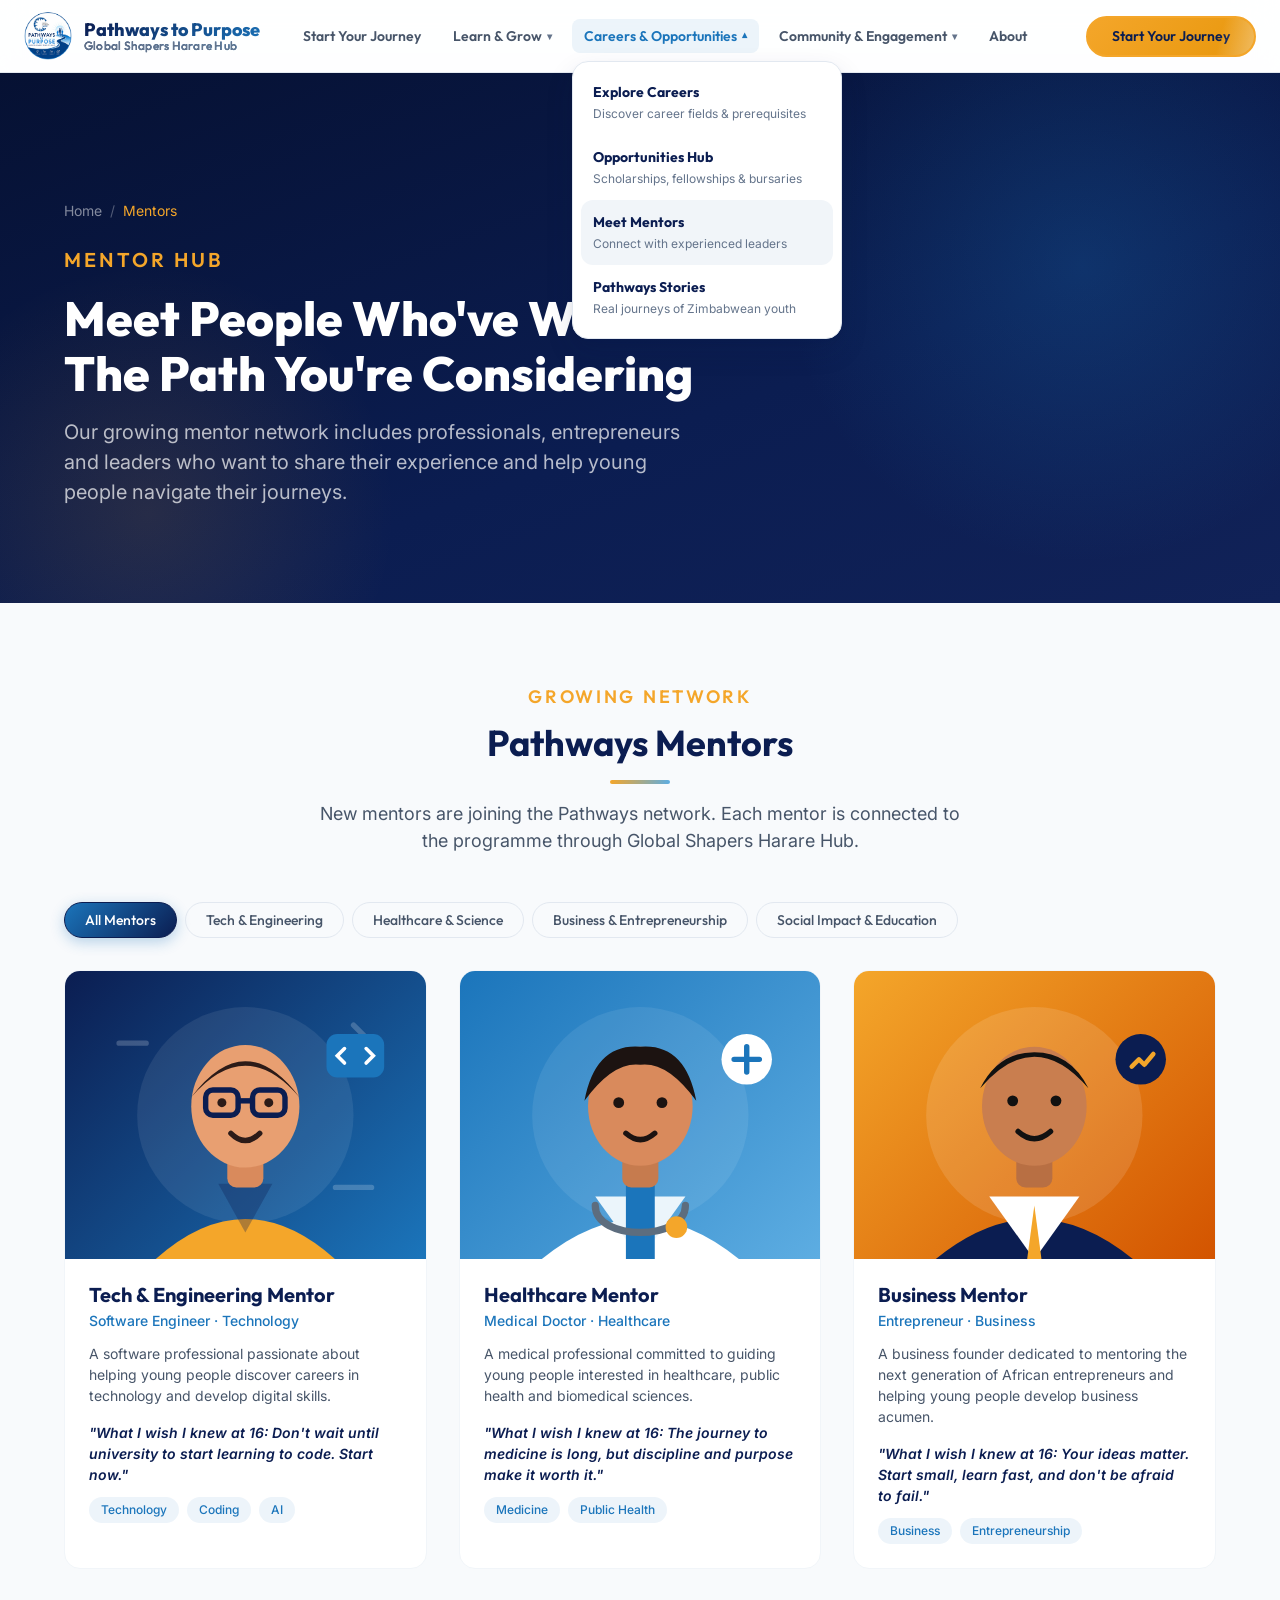
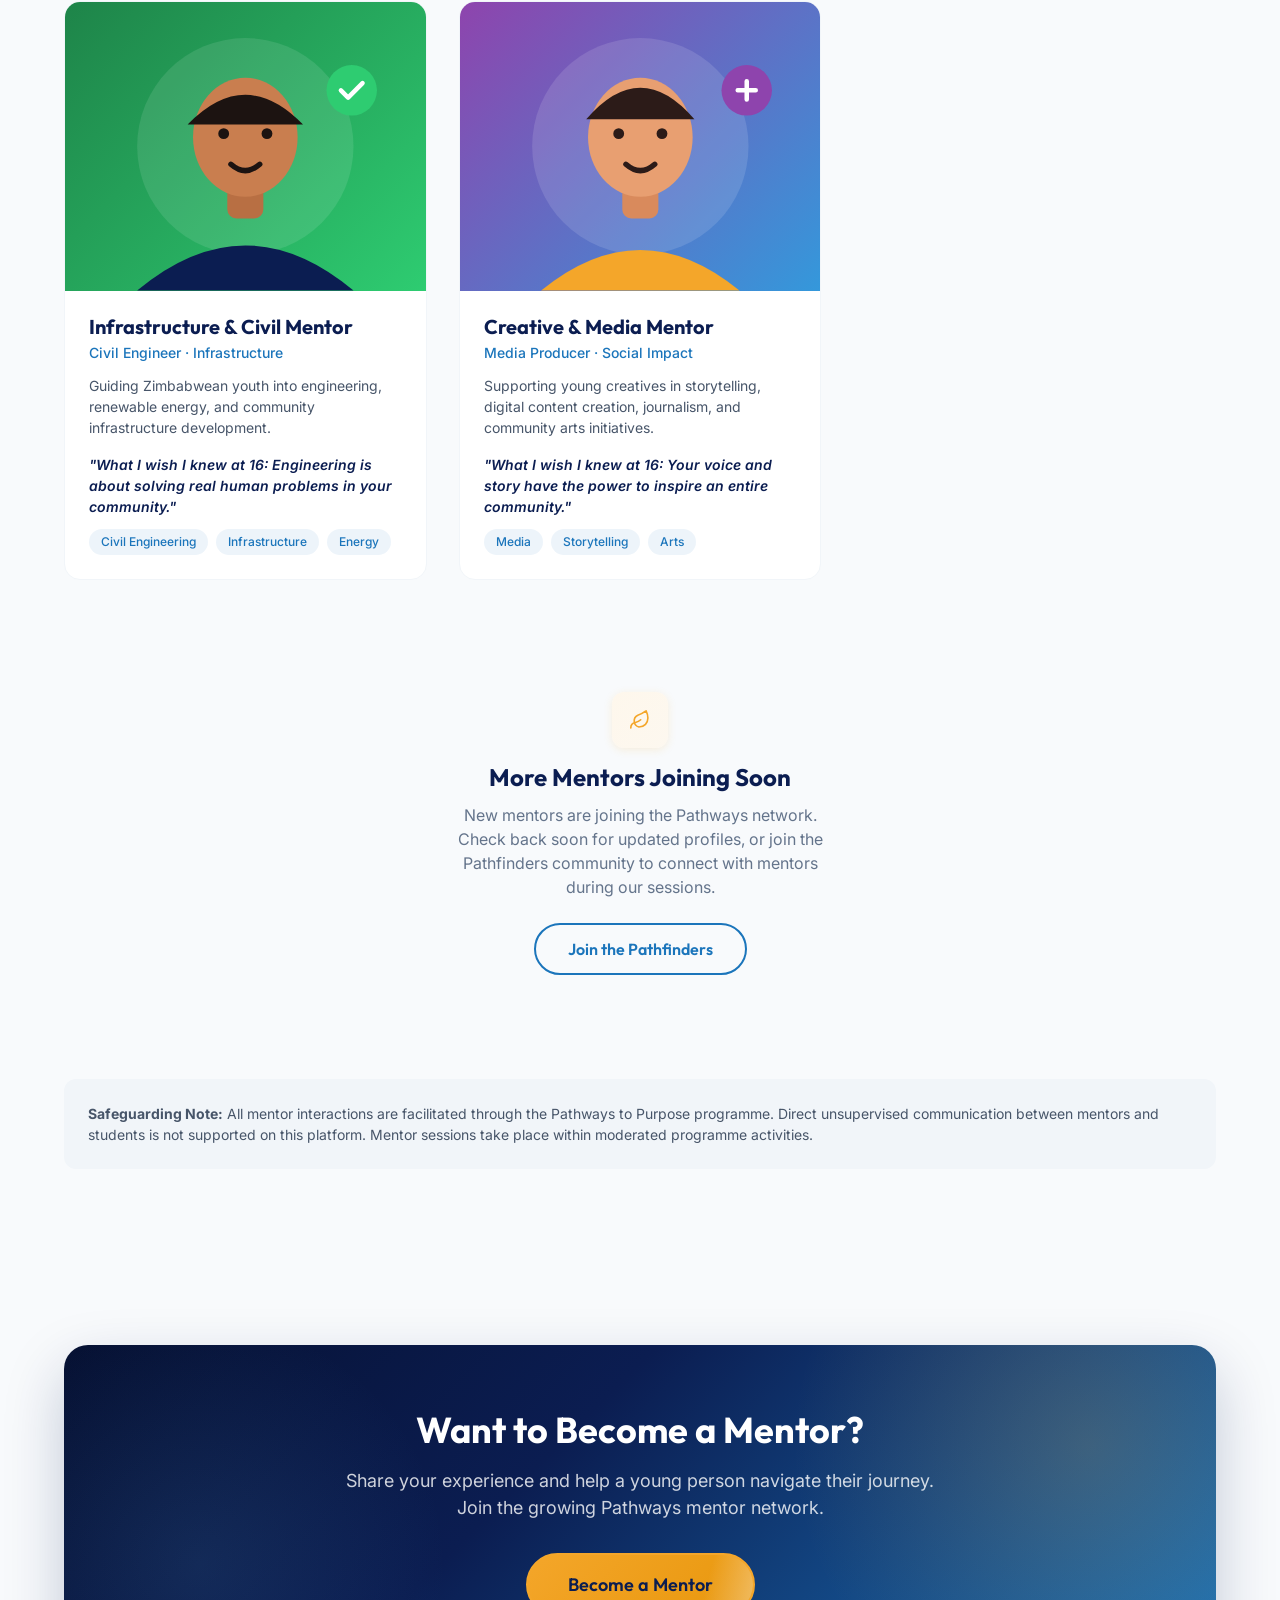
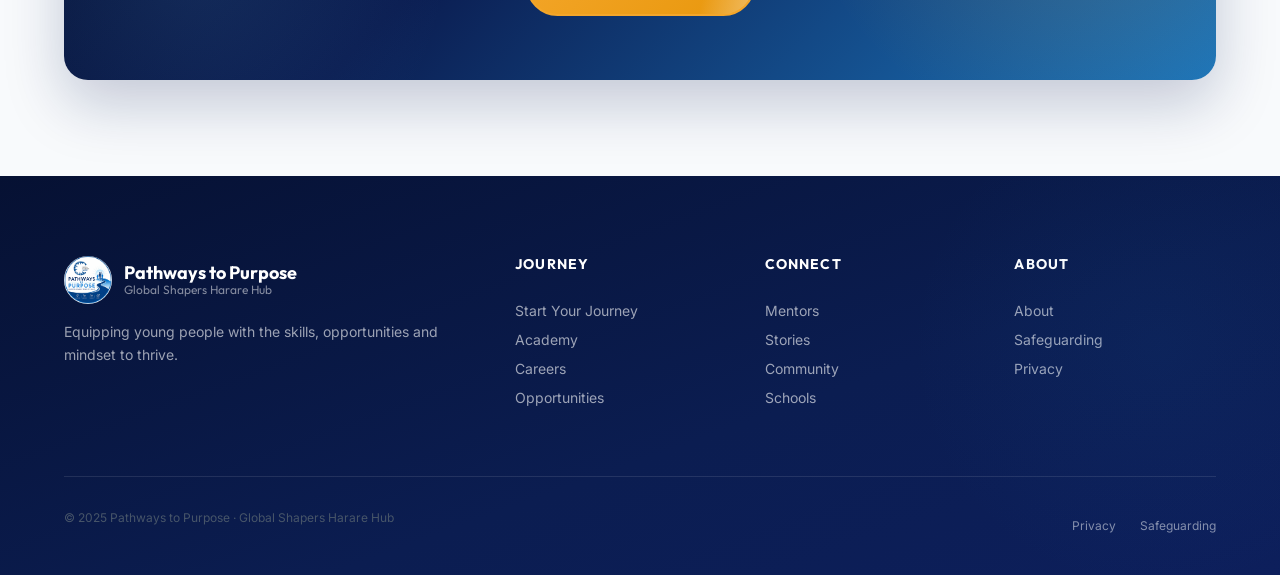
<file: pages/mentors.html>
<!DOCTYPE html>
<html lang="en">
<head>
  <meta charset="UTF-8">
  <meta name="viewport" content="width=device-width, initial-scale=1.0">
  <title>Meet Your Mentors — Pathways to Purpose</title>
  <meta name="description" content="Connect with professionals who can guide your journey. Meet mentors in technology, medicine, engineering, business, law and more.">
  <link rel="icon" href="../images/logo.webp" type="image/jpeg">
  <link rel="stylesheet" href="../css/styles.css">
  <!-- Optimized Google Fonts -->
  <link rel="preconnect" href="https://fonts.googleapis.com">
  <link rel="preconnect" href="https://fonts.gstatic.com" crossorigin>
  <link href="https://fonts.googleapis.com/css2?family=Inter:wght@400;500;600;700&family=Outfit:wght@600;700;800;900&display=swap" rel="stylesheet">
</head>
<body>
  <a href="#main-content" class="skip-to-main">Skip to main content</a>
  <nav class="navbar" role="navigation" aria-label="Main navigation">
    <div class="navbar-inner">
      <a href="../index.html" class="navbar-logo" aria-label="Pathways to Purpose Home">
        <img src="../images/logo.webp" alt="Pathways to Purpose Logo" width="48" height="48">
        <div class="navbar-logo-text">
          Pathways to Purpose
          <span>Global Shapers Harare Hub</span>
        </div>
      </a>

      <div class="navbar-links">
        <a href="journey.html">Start Your Journey</a>

        <!-- Dropdown 1: Learn & Grow -->
        <div class="nav-item-dropdown">
          <button class="dropdown-toggle" aria-expanded="false" aria-haspopup="true" type="button">
            Learn &amp; Grow <span class="chevron">▾</span>
          </button>
          <div class="dropdown-menu">
            <a href="learn.html">
              <div>
                <strong>Pathways Academy</strong>
                <span>Structured courses &amp; learning modules</span>
              </div>
            </a>
            <a href="journey.html">
              <div>
                <strong>Self-Discovery Journey</strong>
                <span>Strengths, values, vision &amp; purpose</span>
              </div>
            </a>
            <a href="challenges.html">
              <div>
                <strong>Growth Challenges</strong>
                <span>7-day &amp; 30-day practical action plans</span>
              </div>
            </a>
          </div>
        </div>

        <!-- Dropdown 2: Careers & Opportunities -->
        <div class="nav-item-dropdown">
          <button class="dropdown-toggle" aria-expanded="false" aria-haspopup="true" type="button">
            Careers &amp; Opportunities <span class="chevron">▾</span>
          </button>
          <div class="dropdown-menu">
            <a href="explore.html">
              <div>
                <strong>Explore Careers</strong>
                <span>Discover career fields &amp; prerequisites</span>
              </div>
            </a>
            <a href="opportunities.html">
              <div>
                <strong>Opportunities Hub</strong>
                <span>Scholarships, fellowships &amp; bursaries</span>
              </div>
            </a>
            <a href="mentors.html">
              <div>
                <strong>Meet Mentors</strong>
                <span>Connect with experienced leaders</span>
              </div>
            </a>
            <a href="stories.html">
              <div>
                <strong>Pathways Stories</strong>
                <span>Real journeys of Zimbabwean youth</span>
              </div>
            </a>
          </div>
        </div>

        <!-- Dropdown 3: Community & Engagement -->
        <div class="nav-item-dropdown">
          <button class="dropdown-toggle" aria-expanded="false" aria-haspopup="true" type="button">
            Community &amp; Engagement <span class="chevron">▾</span>
          </button>
          <div class="dropdown-menu">
            <a href="community.html">
              <div>
                <strong>The Pathfinders Community</strong>
                <span>Peer mentorship &amp; weekly reflections</span>
              </div>
            </a>
            <a href="schools.html">
              <div>
                <strong>For Schools</strong>
                <span>School visits &amp; workshop programs</span>
              </div>
            </a>
            <a href="get-involved.html">
              <div>
                <strong>Get Involved</strong>
                <span>Become a mentor, sponsor or partner</span>
              </div>
            </a>
          </div>
        </div>

        <a href="about.html">About</a>
      </div>

      <div class="navbar-cta">
        <a href="journey.html" class="btn btn-primary btn-sm">Start Your Journey</a>
      </div>

      <button class="navbar-toggle" aria-label="Toggle navigation menu" aria-expanded="false">
        <span></span>
        <span></span>
        <span></span>
      </button>
    </div>
  </nav>

  <!-- Mobile Menu -->
  <div class="mobile-menu" role="navigation" aria-label="Mobile navigation">
    <div class="mobile-category-title">Personal Journey</div>
    <a href="journey.html">Start Your Journey</a>
    
    <div class="mobile-category-title">Learn &amp; Grow</div>
    <a href="learn.html">Pathways Academy</a>
    <a href="journey.html">Self-Discovery Journey</a>
    <a href="challenges.html">Growth Challenges</a>

    <div class="mobile-category-title">Careers &amp; Opportunities</div>
    <a href="explore.html">Explore Careers</a>
    <a href="opportunities.html">Opportunities Hub</a>
    <a href="mentors.html">Meet Mentors</a>
    <a href="stories.html">Pathways Stories</a>

    <div class="mobile-category-title">Community &amp; Impact</div>
    <a href="community.html">The Pathfinders Community</a>
    <a href="schools.html">For Schools</a>
    <a href="get-involved.html">Get Involved</a>

    <div class="mobile-category-title">About</div>
    <a href="about.html">About Pathways</a>

    <a href="journey.html" class="btn btn-primary btn-lg" style="margin-top: var(--space-6);">Start Your Journey</a>
  </div>

  <main class="page-content">
    <section class="page-hero">
      <div class="container">
        <div class="breadcrumb"><a href="../index.html">Home</a><span>/</span><span class="current">Mentors</span></div>
        <p class="text-overline reveal" style="color: var(--color-gold);">Mentor Hub</p>
        <h1 class="reveal delay-1">Meet People Who've Walked<br>The Path You're Considering</h1>
        <p class="reveal delay-2">Our growing mentor network includes professionals, entrepreneurs and leaders who want to share their experience and help young people navigate their journeys.</p>
      </div>
    </section>

    <section class="section">
      <div class="container">
        <div class="section-header centered reveal">
          <p class="text-overline">Growing Network</p>
          <h2>Pathways Mentors</h2>
          <div class="section-divider"></div>
          <p>New mentors are joining the Pathways network. Each mentor is connected to the programme through Global Shapers Harare Hub.</p>
        </div>

        <div class="tabs reveal" data-target="mentors-grid">
          <button class="tab-btn active" data-filter="all">All Mentors</button>
          <button class="tab-btn" data-filter="tech">Tech &amp; Engineering</button>
          <button class="tab-btn" data-filter="health">Healthcare &amp; Science</button>
          <button class="tab-btn" data-filter="business">Business &amp; Entrepreneurship</button>
          <button class="tab-btn" data-filter="impact">Social Impact &amp; Education</button>
        </div>

        <div class="grid grid-3" id="mentors-grid">
          <div class="mentor-card reveal delay-1" data-category="tech">
            <div class="mentor-avatar-header" style="background: linear-gradient(135deg, #0B1D51 0%, #1B75BB 100%);">
              <svg class="mentor-cartoon" viewBox="0 0 200 160" width="100%" height="160" xmlns="http://www.w3.org/2000/svg">
                <circle cx="100" cy="80" r="60" fill="rgba(255,255,255,0.08)" />
                <path d="M30 40 l15 0 M150 120 l20 0 M160 30 l10 10" stroke="rgba(255,255,255,0.2)" stroke-width="3" stroke-linecap="round"/>
                <path d="M50 160 Q100 115 150 160 Z" fill="#F4A62A" />
                <path d="M85 118 L115 118 L100 145 Z" fill="#0B1D51" opacity="0.3"/>
                <rect x="90" y="95" width="20" height="25" rx="5" fill="#D98A5C"/>
                <ellipse cx="100" cy="75" rx="30" ry="34" fill="#E89F71"/>
                <path d="M70 70 Q100 35 130 70 Q115 50 100 50 Q85 50 70 70 Z" fill="#2C1B18"/>
                <rect x="78" y="66" width="18" height="14" rx="4" fill="none" stroke="#0B1D51" stroke-width="3"/>
                <rect x="104" y="66" width="18" height="14" rx="4" fill="none" stroke="#0B1D51" stroke-width="3"/>
                <line x1="96" y1="72" x2="104" y2="72" stroke="#0B1D51" stroke-width="3"/>
                <circle cx="87" cy="73" r="2.5" fill="#2C1B18"/>
                <circle cx="113" cy="73" r="2.5" fill="#2C1B18"/>
                <path d="M92 90 Q100 98 108 90" fill="none" stroke="#2C1B18" stroke-width="3" stroke-linecap="round"/>
                <g transform="translate(145, 35)">
                  <rect width="32" height="24" rx="6" fill="#1B75BB"/>
                  <path d="M10 8 l-4 4 4 4 M22 8 l4 4 -4 4" stroke="#FFF" stroke-width="2" stroke-linecap="round" fill="none"/>
                </g>
              </svg>
            </div>
            <div class="mentor-info">
              <h3 class="mentor-name">Tech &amp; Engineering Mentor</h3>
              <p class="mentor-role">Software Engineer · Technology</p>
              <p class="mentor-bio">A software professional passionate about helping young people discover careers in technology and develop digital skills.</p>
              <p style="font-size: var(--text-sm); color: var(--color-navy); font-weight: 600; font-style: italic; margin-bottom: var(--space-3);">"What I wish I knew at 16: Don't wait until university to start learning to code. Start now."</p>
              <div class="mentor-tags"><span class="card-tag">Technology</span><span class="card-tag">Coding</span><span class="card-tag">AI</span></div>
            </div>
          </div>

          <div class="mentor-card reveal delay-2" data-category="health">
            <div class="mentor-avatar-header" style="background: linear-gradient(135deg, #1B75BB 0%, #5DADE2 100%);">
              <svg class="mentor-cartoon" viewBox="0 0 200 160" width="100%" height="160" xmlns="http://www.w3.org/2000/svg">
                <circle cx="100" cy="80" r="60" fill="rgba(255,255,255,0.08)" />
                <path d="M45 160 Q100 115 155 160 Z" fill="#FFFFFF" />
                <path d="M75 125 L100 160 L125 125 Z" fill="#EBF5FB" />
                <rect x="92" y="115" width="16" height="45" fill="#1B75BB"/>
                <rect x="90" y="95" width="20" height="25" rx="5" fill="#C67B4E"/>
                <ellipse cx="100" cy="75" rx="29" ry="33" fill="#D98A5C"/>
                <path d="M69 72 Q75 40 100 42 Q125 40 131 72 Q115 50 100 52 Q85 50 69 72 Z" fill="#1C1311"/>
                <path d="M75 130 C75 150, 125 150, 125 130" fill="none" stroke="#5D6D7E" stroke-width="4" stroke-linecap="round"/>
                <circle cx="120" cy="142" r="6" fill="#F4A62A"/>
                <circle cx="88" cy="73" r="3" fill="#1C1311"/>
                <circle cx="112" cy="73" r="3" fill="#1C1311"/>
                <path d="M92 90 Q100 97 108 90" fill="none" stroke="#1C1311" stroke-width="3" stroke-linecap="round"/>
                <g transform="translate(145, 35)">
                  <circle cx="14" cy="14" r="14" fill="#FFFFFF"/>
                  <path d="M14 7 v14 M7 14 h14" stroke="#1B75BB" stroke-width="3" stroke-linecap="round"/>
                </g>
              </svg>
            </div>
            <div class="mentor-info">
              <h3 class="mentor-name">Healthcare Mentor</h3>
              <p class="mentor-role">Medical Doctor · Healthcare</p>
              <p class="mentor-bio">A medical professional committed to guiding young people interested in healthcare, public health and biomedical sciences.</p>
              <p style="font-size: var(--text-sm); color: var(--color-navy); font-weight: 600; font-style: italic; margin-bottom: var(--space-3);">"What I wish I knew at 16: The journey to medicine is long, but discipline and purpose make it worth it."</p>
              <div class="mentor-tags"><span class="card-tag">Medicine</span><span class="card-tag">Public Health</span></div>
            </div>
          </div>

          <div class="mentor-card reveal delay-3" data-category="business">
            <div class="mentor-avatar-header" style="background: linear-gradient(135deg, #F4A62A 0%, #D35400 100%);">
              <svg class="mentor-cartoon" viewBox="0 0 200 160" width="100%" height="160" xmlns="http://www.w3.org/2000/svg">
                <circle cx="100" cy="80" r="60" fill="rgba(255,255,255,0.12)" />
                <path d="M45 160 Q100 115 155 160 Z" fill="#0B1D51" />
                <path d="M75 125 L100 160 L125 125 Z" fill="#FFFFFF" />
                <polygon points="100,130 96,160 104,160" fill="#F4A62A"/>
                <rect x="90" y="95" width="20" height="25" rx="5" fill="#B86F43"/>
                <ellipse cx="100" cy="75" rx="29" ry="33" fill="#C97E4F"/>
                <path d="M70 65 Q100 30 130 65 Q120 45 100 45 Q80 45 70 65 Z" fill="#111111"/>
                <circle cx="88" cy="72" r="3" fill="#111111"/>
                <circle cx="112" cy="72" r="3" fill="#111111"/>
                <path d="M91 89 Q100 97 109 89" fill="none" stroke="#111111" stroke-width="3" stroke-linecap="round"/>
                <g transform="translate(145, 35)">
                  <circle cx="14" cy="14" r="14" fill="#0B1D51"/>
                  <path d="M9 18 l4-4 3 3 5-6" stroke="#F4A62A" stroke-width="2.5" stroke-linecap="round" stroke-linejoin="round" fill="none"/>
                </g>
              </svg>
            </div>
            <div class="mentor-info">
              <h3 class="mentor-name">Business Mentor</h3>
              <p class="mentor-role">Entrepreneur · Business</p>
              <p class="mentor-bio">A business founder dedicated to mentoring the next generation of African entrepreneurs and helping young people develop business acumen.</p>
              <p style="font-size: var(--text-sm); color: var(--color-navy); font-weight: 600; font-style: italic; margin-bottom: var(--space-3);">"What I wish I knew at 16: Your ideas matter. Start small, learn fast, and don't be afraid to fail."</p>
              <div class="mentor-tags"><span class="card-tag">Business</span><span class="card-tag">Entrepreneurship</span></div>
            </div>
          </div>

          <div class="mentor-card reveal" data-category="tech">
            <div class="mentor-avatar-header" style="background: linear-gradient(135deg, #1E8449 0%, #2ECC71 100%);">
              <svg class="mentor-cartoon" viewBox="0 0 200 160" width="100%" height="160" xmlns="http://www.w3.org/2000/svg">
                <circle cx="100" cy="80" r="60" fill="rgba(255,255,255,0.1)" />
                <path d="M40 160 Q100 110 160 160 Z" fill="#0B1D51" />
                <rect x="90" y="95" width="20" height="25" rx="5" fill="#B86F43"/>
                <ellipse cx="100" cy="75" rx="29" ry="33" fill="#C97E4F"/>
                <path d="M68 68 Q100 35 132 68 Z" fill="#1C1311"/>
                <circle cx="88" cy="73" r="3" fill="#1C1311"/>
                <circle cx="112" cy="73" r="3" fill="#1C1311"/>
                <path d="M92 90 Q100 97 108 90" fill="none" stroke="#1C1311" stroke-width="3" stroke-linecap="round"/>
                <g transform="translate(145, 35)">
                  <circle cx="14" cy="14" r="14" fill="#2ECC71"/>
                  <path d="M8 14 l4 4 8-8" stroke="#FFF" stroke-width="2.5" stroke-linecap="round" stroke-linejoin="round" fill="none"/>
                </g>
              </svg>
            </div>
            <div class="mentor-info">
              <h3 class="mentor-name">Infrastructure &amp; Civil Mentor</h3>
              <p class="mentor-role">Civil Engineer · Infrastructure</p>
              <p class="mentor-bio">Guiding Zimbabwean youth into engineering, renewable energy, and community infrastructure development.</p>
              <p style="font-size: var(--text-sm); color: var(--color-navy); font-weight: 600; font-style: italic; margin-bottom: var(--space-3);">"What I wish I knew at 16: Engineering is about solving real human problems in your community."</p>
              <div class="mentor-tags"><span class="card-tag">Civil Engineering</span><span class="card-tag">Infrastructure</span><span class="card-tag">Energy</span></div>
            </div>
          </div>

          <div class="mentor-card reveal delay-1" data-category="impact">
            <div class="mentor-avatar-header" style="background: linear-gradient(135deg, #8E44AD 0%, #3498DB 100%);">
              <svg class="mentor-cartoon" viewBox="0 0 200 160" width="100%" height="160" xmlns="http://www.w3.org/2000/svg">
                <circle cx="100" cy="80" r="60" fill="rgba(255,255,255,0.12)" />
                <path d="M45 160 Q100 115 155 160 Z" fill="#F4A62A" />
                <rect x="90" y="95" width="20" height="25" rx="5" fill="#D98A5C"/>
                <ellipse cx="100" cy="75" rx="29" ry="33" fill="#E89F71"/>
                <path d="M70 65 Q100 30 130 65 Z" fill="#2C1B18"/>
                <circle cx="88" cy="73" r="3" fill="#2C1B18"/>
                <circle cx="112" cy="73" r="3" fill="#2C1B18"/>
                <path d="M92 90 Q100 97 108 90" fill="none" stroke="#2C1B18" stroke-width="3" stroke-linecap="round"/>
                <g transform="translate(145, 35)">
                  <circle cx="14" cy="14" r="14" fill="#8E44AD"/>
                  <path d="M9 14 h10 M14 9 v10" stroke="#FFF" stroke-width="2.5" stroke-linecap="round"/>
                </g>
              </svg>
            </div>
            <div class="mentor-info">
              <h3 class="mentor-name">Creative &amp; Media Mentor</h3>
              <p class="mentor-role">Media Producer · Social Impact</p>
              <p class="mentor-bio">Supporting young creatives in storytelling, digital content creation, journalism, and community arts initiatives.</p>
              <p style="font-size: var(--text-sm); color: var(--color-navy); font-weight: 600; font-style: italic; margin-bottom: var(--space-3);">"What I wish I knew at 16: Your voice and story have the power to inspire an entire community."</p>
              <div class="mentor-tags"><span class="card-tag">Media</span><span class="card-tag">Storytelling</span><span class="card-tag">Arts</span></div>
            </div>
          </div>
        </div>

        <div class="empty-state reveal" style="margin-top: var(--space-12);">
          <div class="icon-box icon-box-lg icon-box-gold" style="width: 56px; height: 56px; margin: 0 auto var(--space-4);"><span class="icon" data-icon="leaf"></span></div>
          <h3>More Mentors Joining Soon</h3>
          <p>New mentors are joining the Pathways network. Check back soon for updated profiles, or join the Pathfinders community to connect with mentors during our sessions.</p>
          <a href="community.html" class="btn btn-outline btn-join-community">Join the Pathfinders</a>
        </div>

        <div style="background: var(--color-surface-alt); border-radius: var(--radius-lg); padding: var(--space-6); margin-top: var(--space-10);" class="reveal">
          <p style="font-size: var(--text-sm); color: var(--color-text-secondary); margin: 0;">
            <strong>Safeguarding Note:</strong> All mentor interactions are facilitated through the Pathways to Purpose programme. Direct unsupervised communication between mentors and students is not supported on this platform. Mentor sessions take place within moderated programme activities.
          </p>
        </div>
      </div>
    </section>

    <section class="section-lg"><div class="container"><div class="cta-banner reveal"><h2>Want to Become a Mentor?</h2><p>Share your experience and help a young person navigate their journey. Join the growing Pathways mentor network.</p><a href="get-involved.html" class="btn btn-primary btn-lg">Become a Mentor</a></div></div></section>
  </main>

  <footer class="footer"><div class="container"><div class="footer-grid"><div class="footer-brand"><div class="footer-logo"><img src="../images/logo.webp" alt="" width="48" height="48" loading="lazy"><div class="footer-logo-text">Pathways to Purpose<span>Global Shapers Harare Hub</span></div></div><p>Equipping young people with the skills, opportunities and mindset to thrive.</p></div><div class="footer-col"><h4>Journey</h4><a href="journey.html">Start Your Journey</a><a href="learn.html">Academy</a><a href="explore.html">Careers</a><a href="opportunities.html">Opportunities</a></div><div class="footer-col"><h4>Connect</h4><a href="mentors.html">Mentors</a><a href="stories.html">Stories</a><a href="community.html">Community</a><a href="schools.html">Schools</a></div><div class="footer-col"><h4>About</h4><a href="about.html">About</a><a href="about.html#safeguarding">Safeguarding</a><a href="about.html#privacy">Privacy</a></div></div><div class="footer-bottom"><p>&copy; 2025 Pathways to Purpose · Global Shapers Harare Hub</p><div class="footer-bottom-links"><a href="about.html#privacy">Privacy</a><a href="about.html#safeguarding">Safeguarding</a></div></div></div></footer>
  <button class="back-to-top" aria-label="Back to top">↑</button>
  <script src="../js/icons.js"></script>
  <script src="../js/main.js"></script>

  <script>
    document.addEventListener('DOMContentLoaded', () => {
      if (typeof highlightActiveNav === 'function') {
        highlightActiveNav();
      }
    });
  </script>

  <script>
    if ('serviceWorker' in navigator) {
      window.addEventListener('load', () => {
        // Paths handle both root and /pages/ subdirectory
        const swPath = window.location.pathname.includes('/pages/') ? '../sw.js' : './sw.js';
        navigator.serviceWorker.register(swPath).catch(err => {
          console.log('Service Worker registration failed:', err);
        });
      });
    }
  </script>
</body>
</html>
</file>
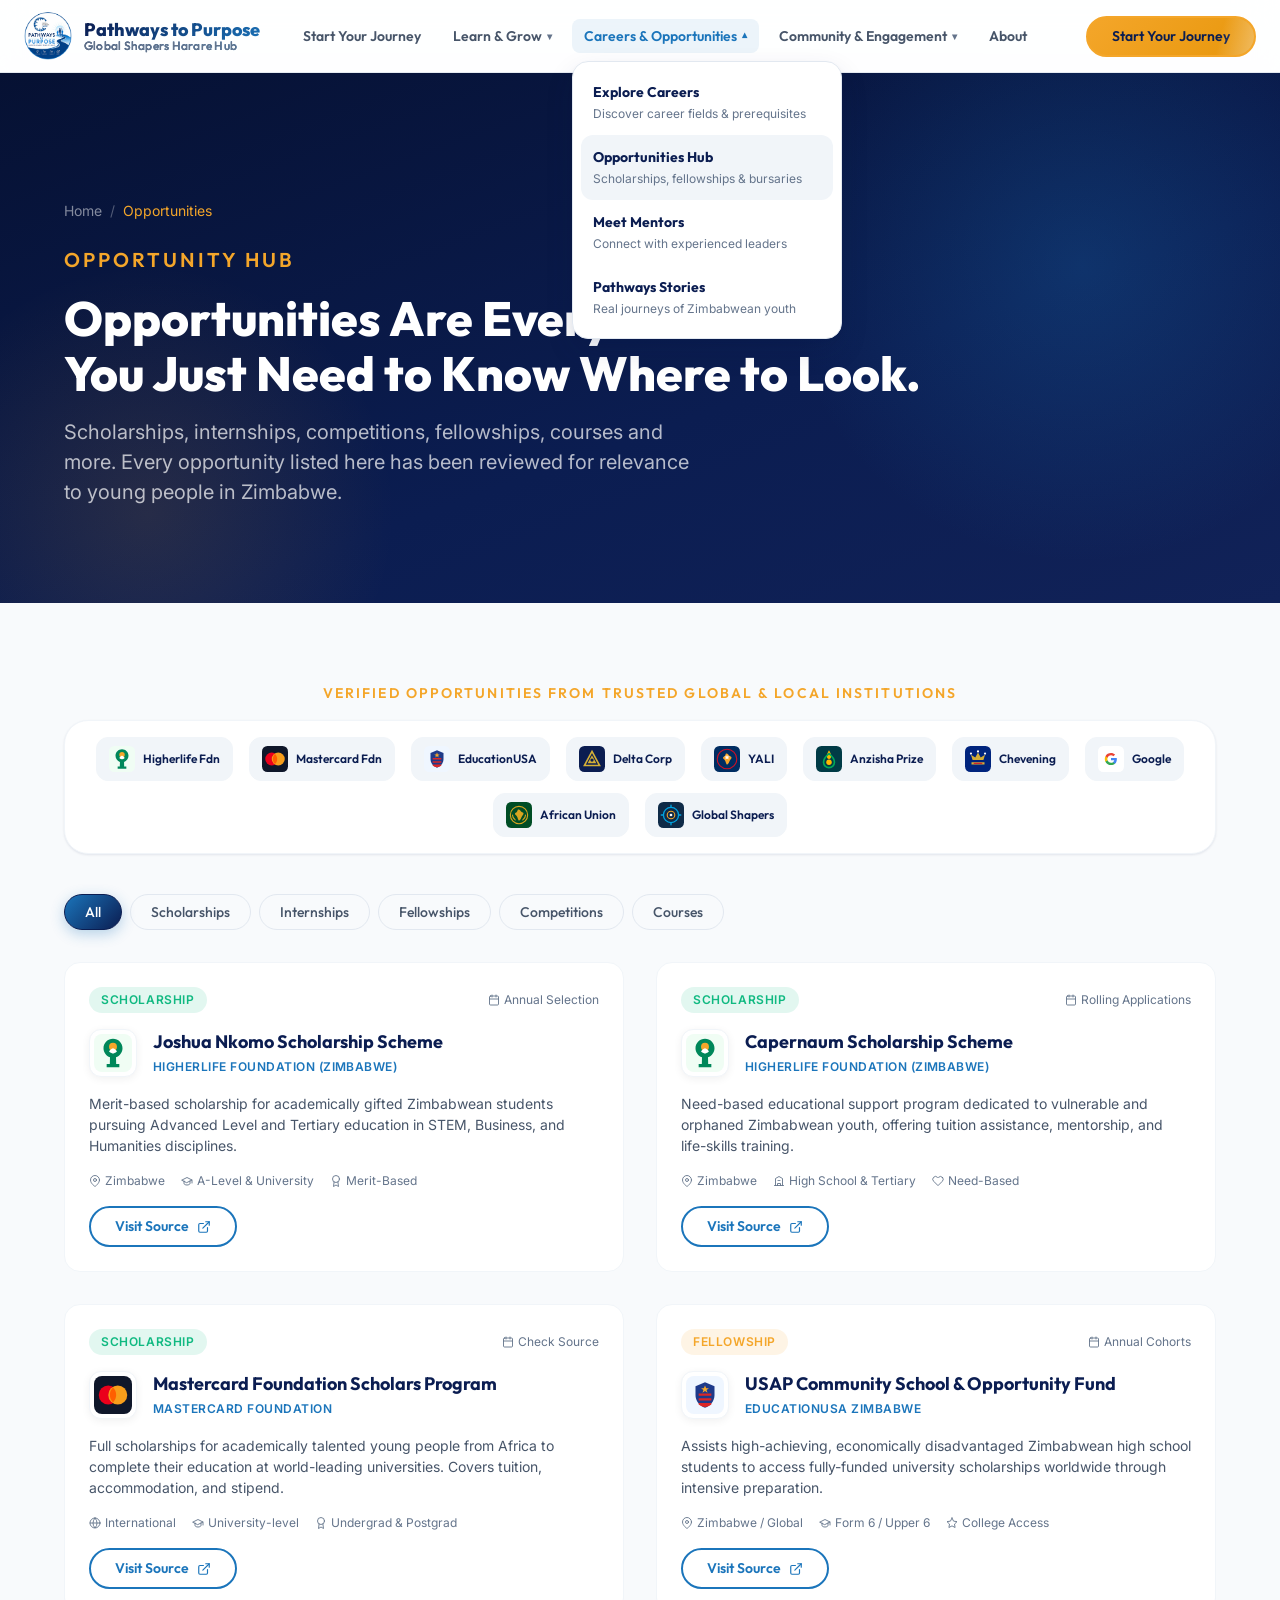
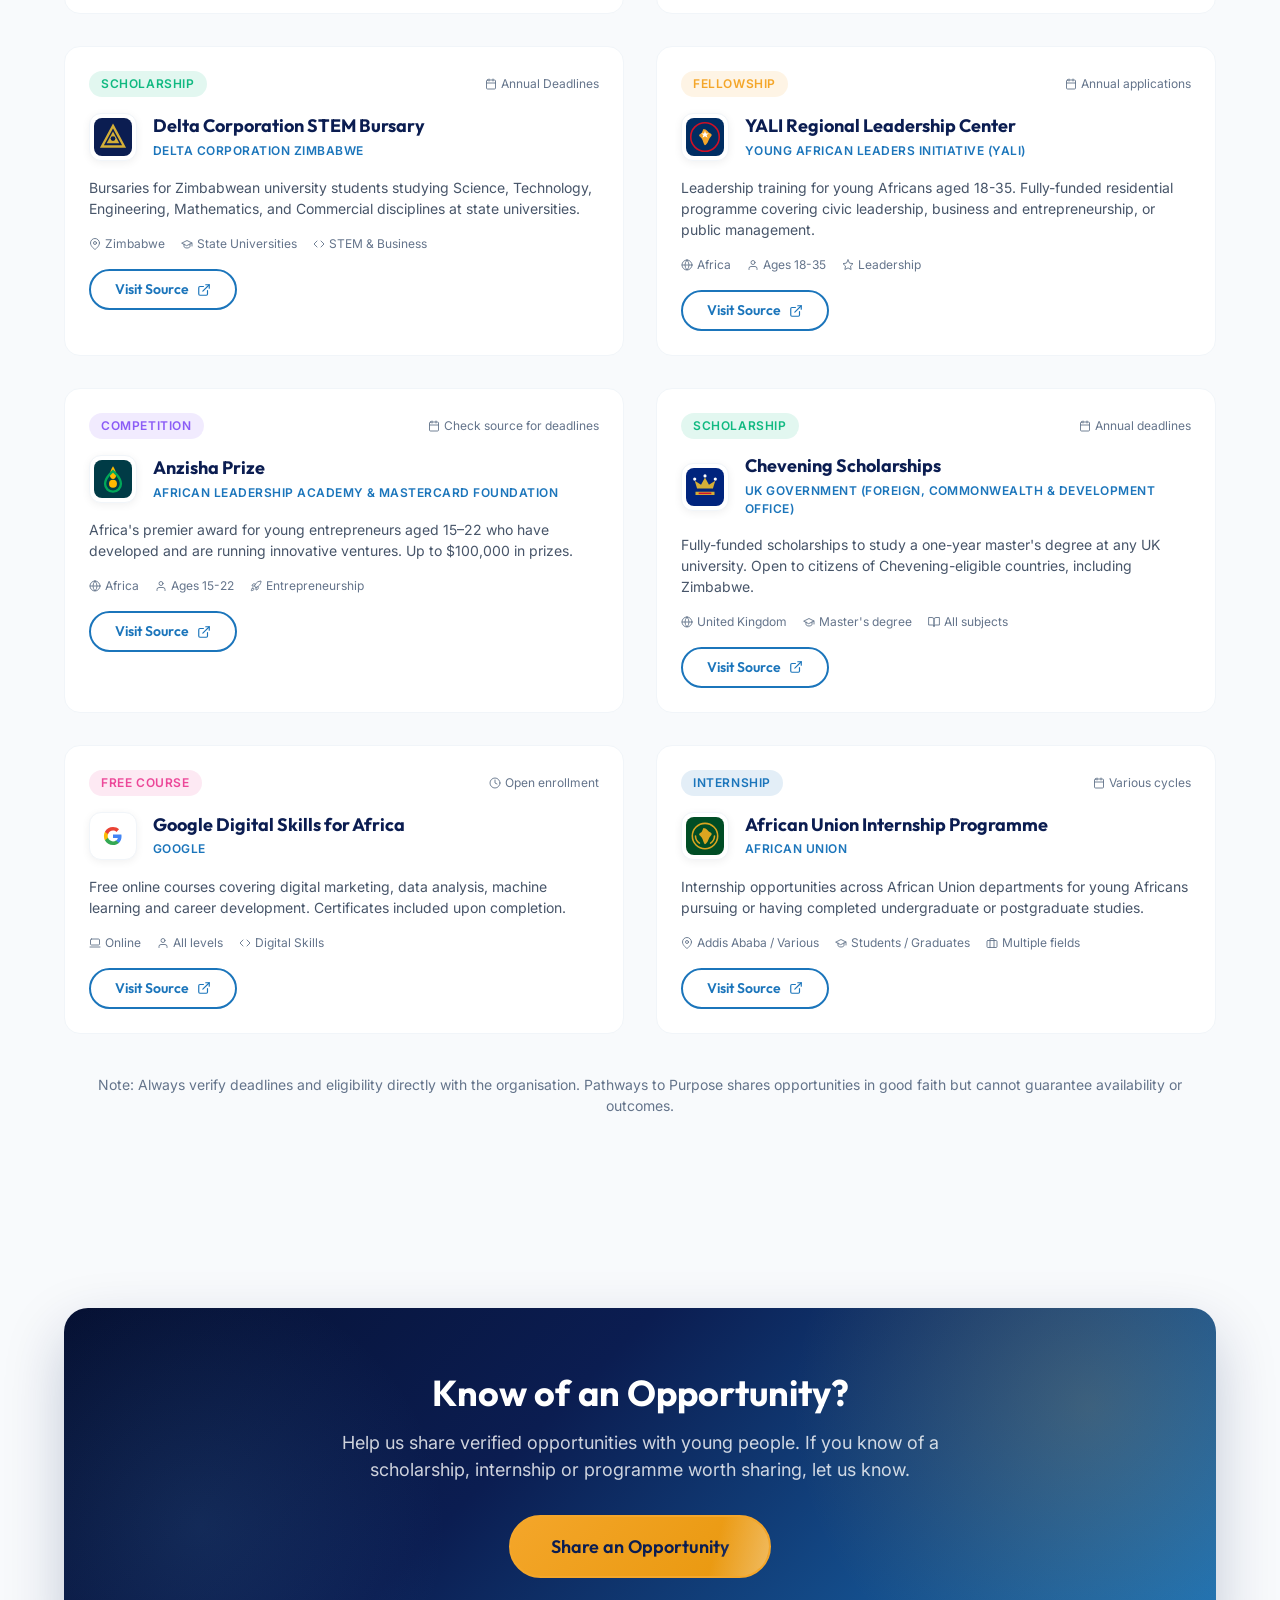
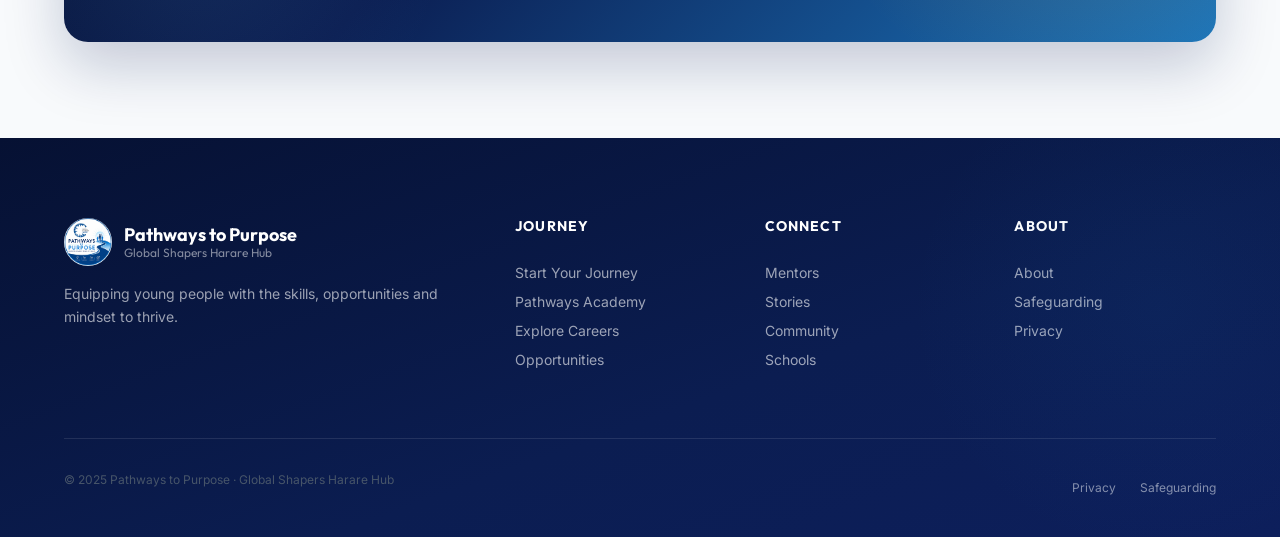
<file: pages/opportunities.html>
<!DOCTYPE html>
<html lang="en">
<head>
  <meta charset="UTF-8">
  <meta name="viewport" content="width=device-width, initial-scale=1.0">
  <title>Opportunities — Scholarships, Internships &amp; More | Pathways to Purpose</title>
  <meta name="description" content="Find verified scholarships, internships, competitions, fellowships, courses and more. Opportunities for young people in Zimbabwe and beyond.">
  <link rel="icon" href="../images/logo.webp" type="image/jpeg">
  <link rel="stylesheet" href="../css/styles.css">
  <!-- Optimized Google Fonts -->
  <link rel="preconnect" href="https://fonts.googleapis.com">
  <link rel="preconnect" href="https://fonts.gstatic.com" crossorigin>
  <link href="https://fonts.googleapis.com/css2?family=Inter:wght@400;500;600;700&family=Outfit:wght@600;700;800;900&display=swap" rel="stylesheet">
</head>
<body>
  <a href="#main-content" class="skip-to-main">Skip to main content</a>
  <nav class="navbar" role="navigation" aria-label="Main navigation">
    <div class="navbar-inner">
      <a href="../index.html" class="navbar-logo" aria-label="Pathways to Purpose Home">
        <img src="../images/logo.webp" alt="Pathways to Purpose Logo" width="48" height="48">
        <div class="navbar-logo-text">
          Pathways to Purpose
          <span>Global Shapers Harare Hub</span>
        </div>
      </a>

      <div class="navbar-links">
        <a href="journey.html">Start Your Journey</a>

        <!-- Dropdown 1: Learn & Grow -->
        <div class="nav-item-dropdown">
          <button class="dropdown-toggle" aria-expanded="false" aria-haspopup="true" type="button">
            Learn &amp; Grow <span class="chevron">▾</span>
          </button>
          <div class="dropdown-menu">
            <a href="learn.html">
              <div>
                <strong>Pathways Academy</strong>
                <span>Structured courses &amp; learning modules</span>
              </div>
            </a>
            <a href="journey.html">
              <div>
                <strong>Self-Discovery Journey</strong>
                <span>Strengths, values, vision &amp; purpose</span>
              </div>
            </a>
            <a href="challenges.html">
              <div>
                <strong>Growth Challenges</strong>
                <span>7-day &amp; 30-day practical action plans</span>
              </div>
            </a>
          </div>
        </div>

        <!-- Dropdown 2: Careers & Opportunities -->
        <div class="nav-item-dropdown">
          <button class="dropdown-toggle" aria-expanded="false" aria-haspopup="true" type="button">
            Careers &amp; Opportunities <span class="chevron">▾</span>
          </button>
          <div class="dropdown-menu">
            <a href="explore.html">
              <div>
                <strong>Explore Careers</strong>
                <span>Discover career fields &amp; prerequisites</span>
              </div>
            </a>
            <a href="opportunities.html">
              <div>
                <strong>Opportunities Hub</strong>
                <span>Scholarships, fellowships &amp; bursaries</span>
              </div>
            </a>
            <a href="mentors.html">
              <div>
                <strong>Meet Mentors</strong>
                <span>Connect with experienced leaders</span>
              </div>
            </a>
            <a href="stories.html">
              <div>
                <strong>Pathways Stories</strong>
                <span>Real journeys of Zimbabwean youth</span>
              </div>
            </a>
          </div>
        </div>

        <!-- Dropdown 3: Community & Engagement -->
        <div class="nav-item-dropdown">
          <button class="dropdown-toggle" aria-expanded="false" aria-haspopup="true" type="button">
            Community &amp; Engagement <span class="chevron">▾</span>
          </button>
          <div class="dropdown-menu">
            <a href="community.html">
              <div>
                <strong>The Pathfinders Community</strong>
                <span>Peer mentorship &amp; weekly reflections</span>
              </div>
            </a>
            <a href="schools.html">
              <div>
                <strong>For Schools</strong>
                <span>School visits &amp; workshop programs</span>
              </div>
            </a>
            <a href="get-involved.html">
              <div>
                <strong>Get Involved</strong>
                <span>Become a mentor, sponsor or partner</span>
              </div>
            </a>
          </div>
        </div>

        <a href="about.html">About</a>
      </div>

      <div class="navbar-cta">
        <a href="journey.html" class="btn btn-primary btn-sm">Start Your Journey</a>
      </div>

      <button class="navbar-toggle" aria-label="Toggle navigation menu" aria-expanded="false">
        <span></span>
        <span></span>
        <span></span>
      </button>
    </div>
  </nav>

  <!-- Mobile Menu -->
  <div class="mobile-menu" role="navigation" aria-label="Mobile navigation">
    <div class="mobile-category-title">Personal Journey</div>
    <a href="journey.html">Start Your Journey</a>
    
    <div class="mobile-category-title">Learn &amp; Grow</div>
    <a href="learn.html">Pathways Academy</a>
    <a href="journey.html">Self-Discovery Journey</a>
    <a href="challenges.html">Growth Challenges</a>

    <div class="mobile-category-title">Careers &amp; Opportunities</div>
    <a href="explore.html">Explore Careers</a>
    <a href="opportunities.html">Opportunities Hub</a>
    <a href="mentors.html">Meet Mentors</a>
    <a href="stories.html">Pathways Stories</a>

    <div class="mobile-category-title">Community &amp; Impact</div>
    <a href="community.html">The Pathfinders Community</a>
    <a href="schools.html">For Schools</a>
    <a href="get-involved.html">Get Involved</a>

    <div class="mobile-category-title">About</div>
    <a href="about.html">About Pathways</a>

    <a href="journey.html" class="btn btn-primary btn-lg" style="margin-top: var(--space-6);">Start Your Journey</a>
  </div>

  <main class="page-content">
    <section class="page-hero">
      <div class="container">
        <div class="breadcrumb"><a href="../index.html">Home</a><span>/</span><span class="current">Opportunities</span></div>
        <p class="text-overline reveal" style="color: var(--color-gold);">Opportunity Hub</p>
        <h1 class="reveal delay-1">Opportunities Are Everywhere.<br>You Just Need to Know Where to Look.</h1>
        <p class="reveal delay-2">Scholarships, internships, competitions, fellowships, courses and more. Every opportunity listed here has been reviewed for relevance to young people in Zimbabwe.</p>
      </div>
    </section>

    <section class="section">
      <div class="container">
        <div class="partner-logos-bar reveal">
          <p class="text-overline text-center" style="margin-bottom: var(--space-4);">Verified Opportunities From Trusted Global &amp; Local Institutions</p>
          <div class="partner-logos-grid">
            <div class="partner-logo-item" title="Higherlife Foundation"><span class="icon" data-icon="logoHigherlife"></span><span>Higherlife Fdn</span></div>
            <div class="partner-logo-item" title="Mastercard Foundation"><span class="icon" data-icon="logoMastercard"></span><span>Mastercard Fdn</span></div>
            <div class="partner-logo-item" title="EducationUSA Zimbabwe"><span class="icon" data-icon="logoEducationUSA"></span><span>EducationUSA</span></div>
            <div class="partner-logo-item" title="Delta Corporation Zimbabwe"><span class="icon" data-icon="logoDelta"></span><span>Delta Corp</span></div>
            <div class="partner-logo-item" title="YALI Regional Leadership Center"><span class="icon" data-icon="logoYALI"></span><span>YALI</span></div>
            <div class="partner-logo-item" title="Anzisha Prize"><span class="icon" data-icon="logoAnzisha"></span><span>Anzisha Prize</span></div>
            <div class="partner-logo-item" title="Chevening Scholarships"><span class="icon" data-icon="logoChevening"></span><span>Chevening</span></div>
            <div class="partner-logo-item" title="Google Digital Skills"><span class="icon" data-icon="logoGoogle"></span><span>Google</span></div>
            <div class="partner-logo-item" title="African Union"><span class="icon" data-icon="logoAfricanUnion"></span><span>African Union</span></div>
            <div class="partner-logo-item" title="Global Shapers Community"><span class="icon" data-icon="logoGlobalShapers"></span><span>Global Shapers</span></div>
          </div>
        </div>

        <div class="tabs reveal" data-target="opportunities-grid">
          <button class="tab-btn active" data-filter="all">All</button>
          <button class="tab-btn" data-filter="scholarship">Scholarships</button>
          <button class="tab-btn" data-filter="internship">Internships</button>
          <button class="tab-btn" data-filter="fellowship">Fellowships</button>
          <button class="tab-btn" data-filter="competition">Competitions</button>
          <button class="tab-btn" data-filter="course">Courses</button>
        </div>

        <div class="grid grid-2" id="opportunities-grid">
          <div class="opportunity-card reveal" data-category="scholarship">
            <div class="opportunity-header">
              <span class="opportunity-type scholarship">Scholarship</span>
              <span class="opportunity-deadline"><span class="icon" data-icon="calendar"></span> Annual Selection</span>
            </div>
            <div class="opportunity-brand">
              <div class="opportunity-logo" title="Higherlife Foundation Logo"><span class="icon" data-icon="logoHigherlife"></span></div>
              <div>
                <h3 class="opportunity-title">Joshua Nkomo Scholarship Scheme</h3>
                <p class="opportunity-org">Higherlife Foundation (Zimbabwe)</p>
              </div>
            </div>
            <p class="opportunity-desc">Merit-based scholarship for academically gifted Zimbabwean students pursuing Advanced Level and Tertiary education in STEM, Business, and Humanities disciplines.</p>
            <div class="opportunity-meta">
              <span><span class="icon" data-icon="mapPin"></span> Zimbabwe</span>
              <span><span class="icon" data-icon="graduationCap"></span> A-Level &amp; University</span>
              <span><span class="icon" data-icon="award"></span> Merit-Based</span>
            </div>
            <div style="margin-top: var(--space-4);"><a href="https://www.higherlifefoundation.com/" target="_blank" rel="noopener" class="btn btn-outline btn-sm">Visit Source <span class="icon" data-icon="externalLink"></span></a></div>
          </div>

          <div class="opportunity-card reveal delay-1" data-category="scholarship">
            <div class="opportunity-header">
              <span class="opportunity-type scholarship">Scholarship</span>
              <span class="opportunity-deadline"><span class="icon" data-icon="calendar"></span> Rolling Applications</span>
            </div>
            <div class="opportunity-brand">
              <div class="opportunity-logo" title="Higherlife Foundation Logo"><span class="icon" data-icon="logoHigherlife"></span></div>
              <div>
                <h3 class="opportunity-title">Capernaum Scholarship Scheme</h3>
                <p class="opportunity-org">Higherlife Foundation (Zimbabwe)</p>
              </div>
            </div>
            <p class="opportunity-desc">Need-based educational support program dedicated to vulnerable and orphaned Zimbabwean youth, offering tuition assistance, mentorship, and life-skills training.</p>
            <div class="opportunity-meta">
              <span><span class="icon" data-icon="mapPin"></span> Zimbabwe</span>
              <span><span class="icon" data-icon="school"></span> High School &amp; Tertiary</span>
              <span><span class="icon" data-icon="heart"></span> Need-Based</span>
            </div>
            <div style="margin-top: var(--space-4);"><a href="https://www.higherlifefoundation.com/" target="_blank" rel="noopener" class="btn btn-outline btn-sm">Visit Source <span class="icon" data-icon="externalLink"></span></a></div>
          </div>

          <div class="opportunity-card reveal" data-category="scholarship">
            <div class="opportunity-header">
              <span class="opportunity-type scholarship">Scholarship</span>
              <span class="opportunity-deadline"><span class="icon" data-icon="calendar"></span> Check Source</span>
            </div>
            <div class="opportunity-brand">
              <div class="opportunity-logo" title="Mastercard Foundation Logo"><span class="icon" data-icon="logoMastercard"></span></div>
              <div>
                <h3 class="opportunity-title">Mastercard Foundation Scholars Program</h3>
                <p class="opportunity-org">Mastercard Foundation</p>
              </div>
            </div>
            <p class="opportunity-desc">Full scholarships for academically talented young people from Africa to complete their education at world-leading universities. Covers tuition, accommodation, and stipend.</p>
            <div class="opportunity-meta">
              <span><span class="icon" data-icon="globe"></span> International</span>
              <span><span class="icon" data-icon="graduationCap"></span> University-level</span>
              <span><span class="icon" data-icon="award"></span> Undergrad &amp; Postgrad</span>
            </div>
            <div style="margin-top: var(--space-4);"><a href="https://mastercardfdn.org/all/scholars/" target="_blank" rel="noopener" class="btn btn-outline btn-sm">Visit Source <span class="icon" data-icon="externalLink"></span></a></div>
          </div>

          <div class="opportunity-card reveal delay-1" data-category="fellowship">
            <div class="opportunity-header">
              <span class="opportunity-type fellowship">Fellowship</span>
              <span class="opportunity-deadline"><span class="icon" data-icon="calendar"></span> Annual Cohorts</span>
            </div>
            <div class="opportunity-brand">
              <div class="opportunity-logo" title="EducationUSA Logo"><span class="icon" data-icon="logoEducationUSA"></span></div>
              <div>
                <h3 class="opportunity-title">USAP Community School &amp; Opportunity Fund</h3>
                <p class="opportunity-org">EducationUSA Zimbabwe</p>
              </div>
            </div>
            <p class="opportunity-desc">Assists high-achieving, economically disadvantaged Zimbabwean high school students to access fully-funded university scholarships worldwide through intensive preparation.</p>
            <div class="opportunity-meta">
              <span><span class="icon" data-icon="mapPin"></span> Zimbabwe / Global</span>
              <span><span class="icon" data-icon="graduationCap"></span> Form 6 / Upper 6</span>
              <span><span class="icon" data-icon="star"></span> College Access</span>
            </div>
            <div style="margin-top: var(--space-4);"><a href="https://usapcs.org/" target="_blank" rel="noopener" class="btn btn-outline btn-sm">Visit Source <span class="icon" data-icon="externalLink"></span></a></div>
          </div>

          <div class="opportunity-card reveal" data-category="scholarship">
            <div class="opportunity-header">
              <span class="opportunity-type scholarship">Scholarship</span>
              <span class="opportunity-deadline"><span class="icon" data-icon="calendar"></span> Annual Deadlines</span>
            </div>
            <div class="opportunity-brand">
              <div class="opportunity-logo" title="Delta Corporation Logo"><span class="icon" data-icon="logoDelta"></span></div>
              <div>
                <h3 class="opportunity-title">Delta Corporation STEM Bursary</h3>
                <p class="opportunity-org">Delta Corporation Zimbabwe</p>
              </div>
            </div>
            <p class="opportunity-desc">Bursaries for Zimbabwean university students studying Science, Technology, Engineering, Mathematics, and Commercial disciplines at state universities.</p>
            <div class="opportunity-meta">
              <span><span class="icon" data-icon="mapPin"></span> Zimbabwe</span>
              <span><span class="icon" data-icon="graduationCap"></span> State Universities</span>
              <span><span class="icon" data-icon="code"></span> STEM &amp; Business</span>
            </div>
            <div style="margin-top: var(--space-4);"><a href="https://www.deltacorp.co.zw/" target="_blank" rel="noopener" class="btn btn-outline btn-sm">Visit Source <span class="icon" data-icon="externalLink"></span></a></div>
          </div>

          <div class="opportunity-card reveal delay-1" data-category="fellowship">
            <div class="opportunity-header">
              <span class="opportunity-type fellowship">Fellowship</span>
              <span class="opportunity-deadline"><span class="icon" data-icon="calendar"></span> Annual applications</span>
            </div>
            <div class="opportunity-brand">
              <div class="opportunity-logo" title="YALI Logo"><span class="icon" data-icon="logoYALI"></span></div>
              <div>
                <h3 class="opportunity-title">YALI Regional Leadership Center</h3>
                <p class="opportunity-org">Young African Leaders Initiative (YALI)</p>
              </div>
            </div>
            <p class="opportunity-desc">Leadership training for young Africans aged 18-35. Fully-funded residential programme covering civic leadership, business and entrepreneurship, or public management.</p>
            <div class="opportunity-meta">
              <span><span class="icon" data-icon="globe"></span> Africa</span>
              <span><span class="icon" data-icon="user"></span> Ages 18-35</span>
              <span><span class="icon" data-icon="star"></span> Leadership</span>
            </div>
            <div style="margin-top: var(--space-4);"><a href="https://yali.state.gov/" target="_blank" rel="noopener" class="btn btn-outline btn-sm">Visit Source <span class="icon" data-icon="externalLink"></span></a></div>
          </div>

          <div class="opportunity-card reveal" data-category="competition">
            <div class="opportunity-header">
              <span class="opportunity-type competition">Competition</span>
              <span class="opportunity-deadline"><span class="icon" data-icon="calendar"></span> Check source for deadlines</span>
            </div>
            <div class="opportunity-brand">
              <div class="opportunity-logo" title="Anzisha Prize Logo"><span class="icon" data-icon="logoAnzisha"></span></div>
              <div>
                <h3 class="opportunity-title">Anzisha Prize</h3>
                <p class="opportunity-org">African Leadership Academy &amp; Mastercard Foundation</p>
              </div>
            </div>
            <p class="opportunity-desc">Africa's premier award for young entrepreneurs aged 15–22 who have developed and are running innovative ventures. Up to $100,000 in prizes.</p>
            <div class="opportunity-meta">
              <span><span class="icon" data-icon="globe"></span> Africa</span>
              <span><span class="icon" data-icon="user"></span> Ages 15-22</span>
              <span><span class="icon" data-icon="rocket"></span> Entrepreneurship</span>
            </div>
            <div style="margin-top: var(--space-4);"><a href="https://anzishaprize.org/" target="_blank" rel="noopener" class="btn btn-outline btn-sm">Visit Source <span class="icon" data-icon="externalLink"></span></a></div>
          </div>

          <div class="opportunity-card reveal delay-1" data-category="scholarship">
            <div class="opportunity-header">
              <span class="opportunity-type scholarship">Scholarship</span>
              <span class="opportunity-deadline"><span class="icon" data-icon="calendar"></span> Annual deadlines</span>
            </div>
            <div class="opportunity-brand">
              <div class="opportunity-logo" title="Chevening Scholarships Logo"><span class="icon" data-icon="logoChevening"></span></div>
              <div>
                <h3 class="opportunity-title">Chevening Scholarships</h3>
                <p class="opportunity-org">UK Government (Foreign, Commonwealth &amp; Development Office)</p>
              </div>
            </div>
            <p class="opportunity-desc">Fully-funded scholarships to study a one-year master's degree at any UK university. Open to citizens of Chevening-eligible countries, including Zimbabwe.</p>
            <div class="opportunity-meta">
              <span><span class="icon" data-icon="globe"></span> United Kingdom</span>
              <span><span class="icon" data-icon="graduationCap"></span> Master's degree</span>
              <span><span class="icon" data-icon="bookOpen"></span> All subjects</span>
            </div>
            <div style="margin-top: var(--space-4);"><a href="https://www.chevening.org/" target="_blank" rel="noopener" class="btn btn-outline btn-sm">Visit Source <span class="icon" data-icon="externalLink"></span></a></div>
          </div>

          <div class="opportunity-card reveal" data-category="course">
            <div class="opportunity-header">
              <span class="opportunity-type course">Free Course</span>
              <span class="opportunity-deadline"><span class="icon" data-icon="clock"></span> Open enrollment</span>
            </div>
            <div class="opportunity-brand">
              <div class="opportunity-logo" title="Google Logo"><span class="icon" data-icon="logoGoogle"></span></div>
              <div>
                <h3 class="opportunity-title">Google Digital Skills for Africa</h3>
                <p class="opportunity-org">Google</p>
              </div>
            </div>
            <p class="opportunity-desc">Free online courses covering digital marketing, data analysis, machine learning and career development. Certificates included upon completion.</p>
            <div class="opportunity-meta">
              <span><span class="icon" data-icon="laptop"></span> Online</span>
              <span><span class="icon" data-icon="user"></span> All levels</span>
              <span><span class="icon" data-icon="code"></span> Digital Skills</span>
            </div>
            <div style="margin-top: var(--space-4);"><a href="https://grow.google/intl/africa/" target="_blank" rel="noopener" class="btn btn-outline btn-sm">Visit Source <span class="icon" data-icon="externalLink"></span></a></div>
          </div>

          <div class="opportunity-card reveal delay-1" data-category="internship">
            <div class="opportunity-header">
              <span class="opportunity-type internship">Internship</span>
              <span class="opportunity-deadline"><span class="icon" data-icon="calendar"></span> Various cycles</span>
            </div>
            <div class="opportunity-brand">
              <div class="opportunity-logo" title="African Union Logo"><span class="icon" data-icon="logoAfricanUnion"></span></div>
              <div>
                <h3 class="opportunity-title">African Union Internship Programme</h3>
                <p class="opportunity-org">African Union</p>
              </div>
            </div>
            <p class="opportunity-desc">Internship opportunities across African Union departments for young Africans pursuing or having completed undergraduate or postgraduate studies.</p>
            <div class="opportunity-meta">
              <span><span class="icon" data-icon="mapPin"></span> Addis Ababa / Various</span>
              <span><span class="icon" data-icon="graduationCap"></span> Students / Graduates</span>
              <span><span class="icon" data-icon="briefcase"></span> Multiple fields</span>
            </div>
            <div style="margin-top: var(--space-4);"><a href="https://au.int/" target="_blank" rel="noopener" class="btn btn-outline btn-sm">Visit Source <span class="icon" data-icon="externalLink"></span></a></div>
          </div>
        </div>

        <p class="text-center" style="margin-top: var(--space-10); font-size: var(--text-sm); color: var(--color-text-muted);">
          Note: Always verify deadlines and eligibility directly with the organisation. Pathways to Purpose shares opportunities in good faith but cannot guarantee availability or outcomes.
        </p>
      </div>
    </section>

    <section class="section-lg"><div class="container"><div class="cta-banner reveal"><h2>Know of an Opportunity?</h2><p>Help us share verified opportunities with young people. If you know of a scholarship, internship or programme worth sharing, let us know.</p><a href="get-involved.html" class="btn btn-primary btn-lg">Share an Opportunity</a></div></div></section>
  </main>

  <footer class="footer"><div class="container"><div class="footer-grid"><div class="footer-brand"><div class="footer-logo"><img src="../images/logo.webp" alt="" width="48" height="48" loading="lazy"><div class="footer-logo-text">Pathways to Purpose<span>Global Shapers Harare Hub</span></div></div><p>Equipping young people with the skills, opportunities and mindset to thrive.</p></div><div class="footer-col"><h4>Journey</h4><a href="journey.html">Start Your Journey</a><a href="learn.html">Pathways Academy</a><a href="explore.html">Explore Careers</a><a href="opportunities.html">Opportunities</a></div><div class="footer-col"><h4>Connect</h4><a href="mentors.html">Mentors</a><a href="stories.html">Stories</a><a href="community.html">Community</a><a href="schools.html">Schools</a></div><div class="footer-col"><h4>About</h4><a href="about.html">About</a><a href="about.html#safeguarding">Safeguarding</a><a href="about.html#privacy">Privacy</a></div></div><div class="footer-bottom"><p>&copy; 2025 Pathways to Purpose · Global Shapers Harare Hub</p><div class="footer-bottom-links"><a href="about.html#privacy">Privacy</a><a href="about.html#safeguarding">Safeguarding</a></div></div></div></footer>
  <button class="back-to-top" aria-label="Back to top">↑</button>
  <script src="../js/icons.js"></script>
  <script src="../js/main.js"></script>

  <script>
    document.addEventListener('DOMContentLoaded', () => {
      if (typeof highlightActiveNav === 'function') {
        highlightActiveNav();
      }
    });
  </script>

  <script>
    if ('serviceWorker' in navigator) {
      window.addEventListener('load', () => {
        // Paths handle both root and /pages/ subdirectory
        const swPath = window.location.pathname.includes('/pages/') ? '../sw.js' : './sw.js';
        navigator.serviceWorker.register(swPath).catch(err => {
          console.log('Service Worker registration failed:', err);
        });
      });
    }
  </script>
</body>
</html>
</file>
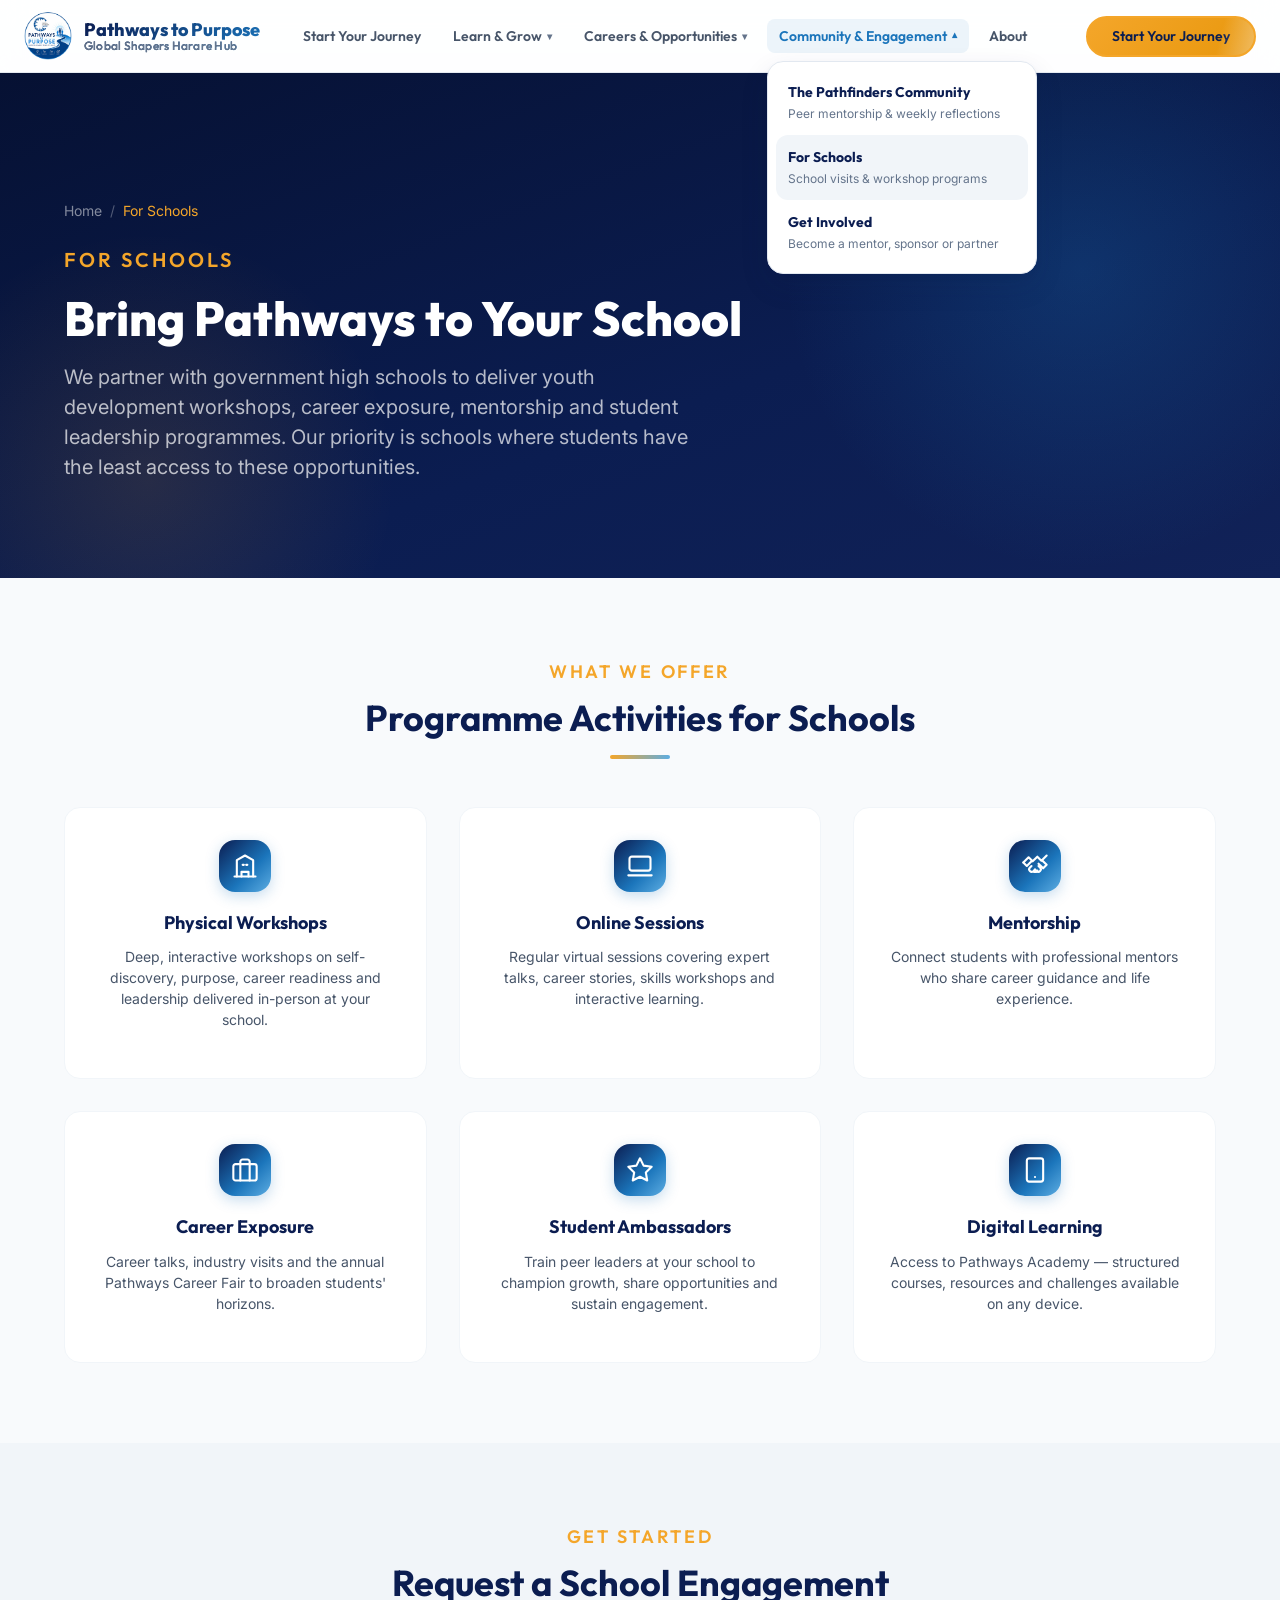
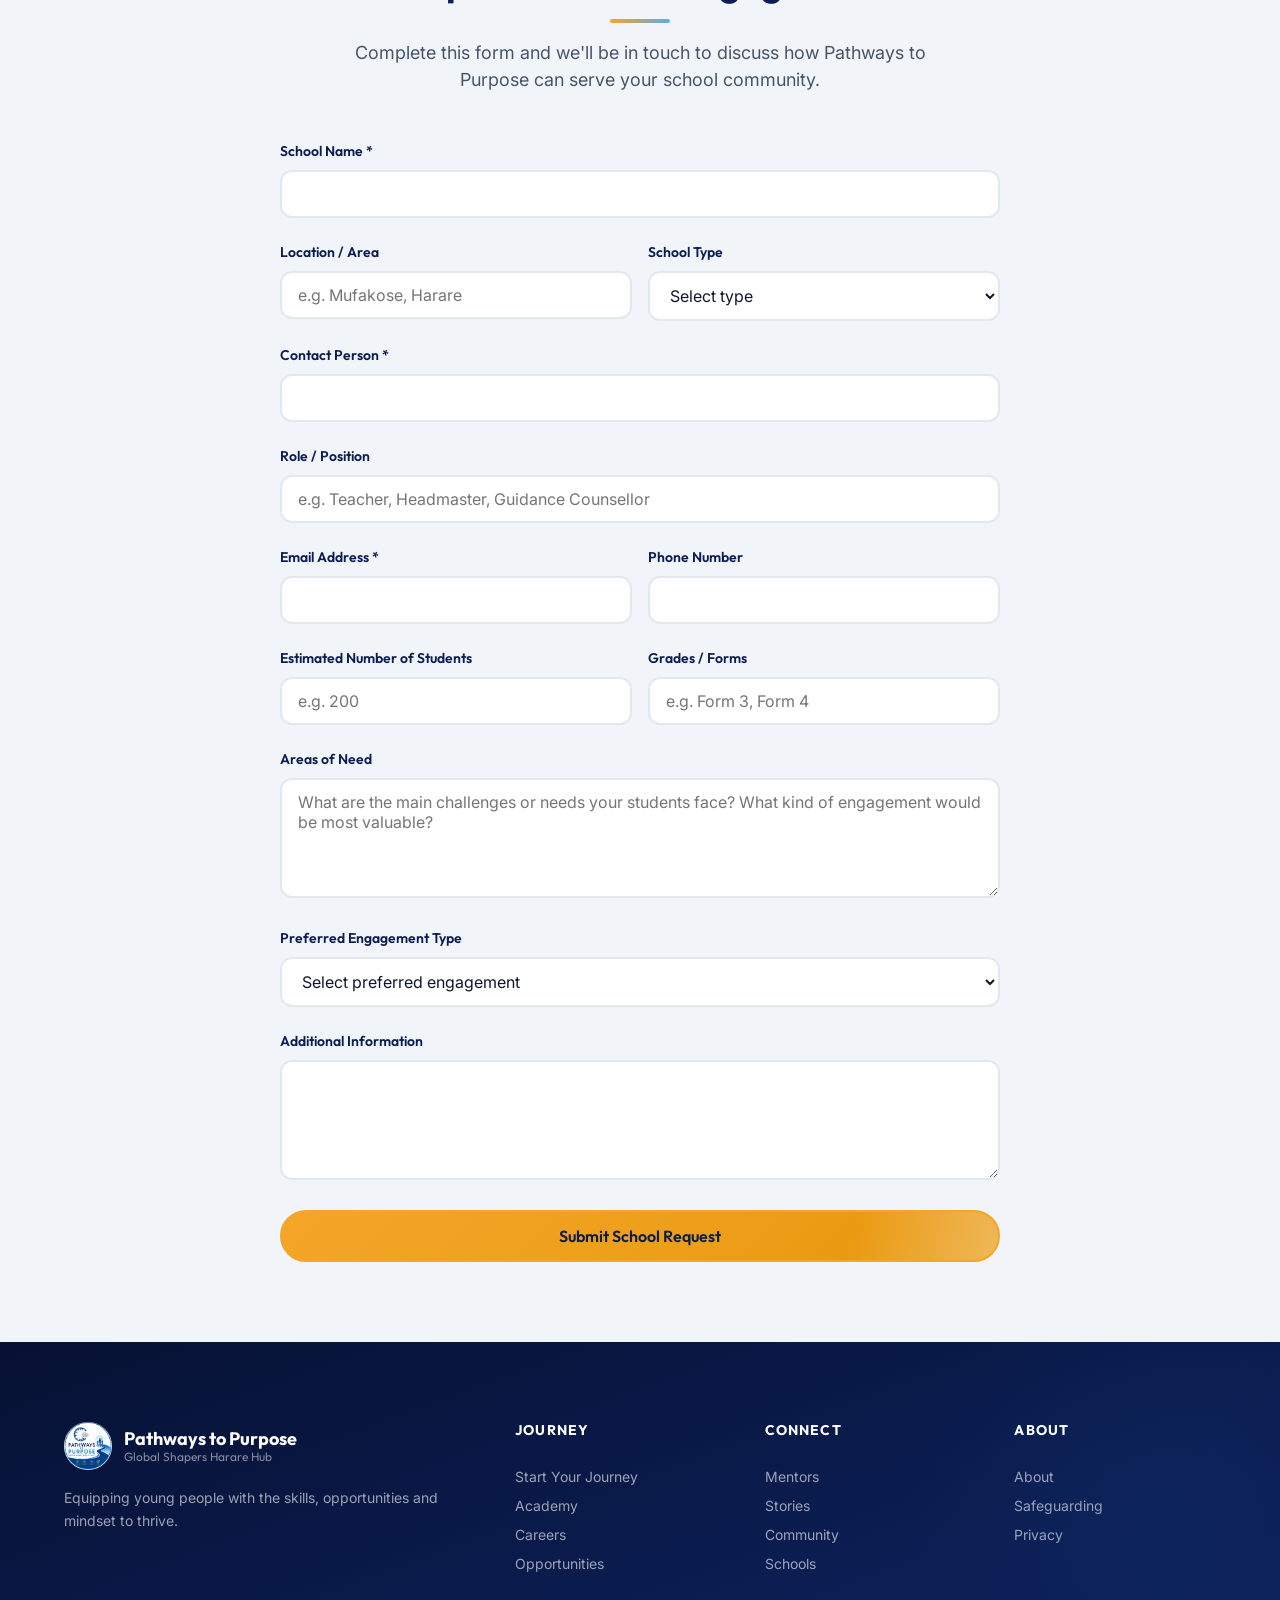
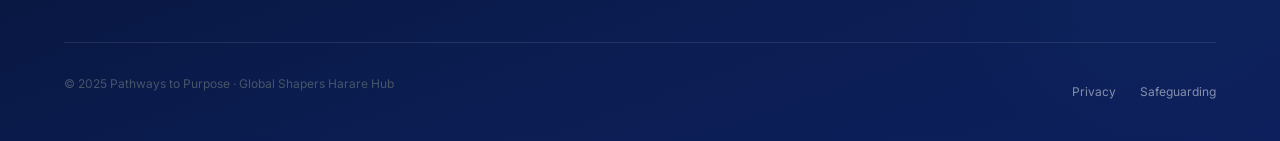
<file: pages/schools.html>
<!DOCTYPE html>
<html lang="en">
<head>
  <meta charset="UTF-8">
  <meta name="viewport" content="width=device-width, initial-scale=1.0">
  <title>For Schools — Bring Pathways to Your School | Pathways to Purpose</title>
  <meta name="description" content="Request a Pathways to Purpose engagement for your school. Physical workshops, online sessions, mentorship, career exposure and student ambassador programmes.">
  <link rel="icon" href="../images/logo.webp" type="image/jpeg">
  <link rel="stylesheet" href="../css/styles.css">
  <!-- Optimized Google Fonts -->
  <link rel="preconnect" href="https://fonts.googleapis.com">
  <link rel="preconnect" href="https://fonts.gstatic.com" crossorigin>
  <link href="https://fonts.googleapis.com/css2?family=Inter:wght@400;500;600;700&family=Outfit:wght@600;700;800;900&display=swap" rel="stylesheet">
</head>
<body>
  <a href="#main-content" class="skip-to-main">Skip to main content</a>
  <nav class="navbar" role="navigation" aria-label="Main navigation">
    <div class="navbar-inner">
      <a href="../index.html" class="navbar-logo" aria-label="Pathways to Purpose Home">
        <img src="../images/logo.webp" alt="Pathways to Purpose Logo" width="48" height="48">
        <div class="navbar-logo-text">
          Pathways to Purpose
          <span>Global Shapers Harare Hub</span>
        </div>
      </a>

      <div class="navbar-links">
        <a href="journey.html">Start Your Journey</a>

        <!-- Dropdown 1: Learn & Grow -->
        <div class="nav-item-dropdown">
          <button class="dropdown-toggle" aria-expanded="false" aria-haspopup="true" type="button">
            Learn &amp; Grow <span class="chevron">▾</span>
          </button>
          <div class="dropdown-menu">
            <a href="learn.html">
              <div>
                <strong>Pathways Academy</strong>
                <span>Structured courses &amp; learning modules</span>
              </div>
            </a>
            <a href="journey.html">
              <div>
                <strong>Self-Discovery Journey</strong>
                <span>Strengths, values, vision &amp; purpose</span>
              </div>
            </a>
            <a href="challenges.html">
              <div>
                <strong>Growth Challenges</strong>
                <span>7-day &amp; 30-day practical action plans</span>
              </div>
            </a>
          </div>
        </div>

        <!-- Dropdown 2: Careers & Opportunities -->
        <div class="nav-item-dropdown">
          <button class="dropdown-toggle" aria-expanded="false" aria-haspopup="true" type="button">
            Careers &amp; Opportunities <span class="chevron">▾</span>
          </button>
          <div class="dropdown-menu">
            <a href="explore.html">
              <div>
                <strong>Explore Careers</strong>
                <span>Discover career fields &amp; prerequisites</span>
              </div>
            </a>
            <a href="opportunities.html">
              <div>
                <strong>Opportunities Hub</strong>
                <span>Scholarships, fellowships &amp; bursaries</span>
              </div>
            </a>
            <a href="mentors.html">
              <div>
                <strong>Meet Mentors</strong>
                <span>Connect with experienced leaders</span>
              </div>
            </a>
            <a href="stories.html">
              <div>
                <strong>Pathways Stories</strong>
                <span>Real journeys of Zimbabwean youth</span>
              </div>
            </a>
          </div>
        </div>

        <!-- Dropdown 3: Community & Engagement -->
        <div class="nav-item-dropdown">
          <button class="dropdown-toggle" aria-expanded="false" aria-haspopup="true" type="button">
            Community &amp; Engagement <span class="chevron">▾</span>
          </button>
          <div class="dropdown-menu">
            <a href="community.html">
              <div>
                <strong>The Pathfinders Community</strong>
                <span>Peer mentorship &amp; weekly reflections</span>
              </div>
            </a>
            <a href="schools.html">
              <div>
                <strong>For Schools</strong>
                <span>School visits &amp; workshop programs</span>
              </div>
            </a>
            <a href="get-involved.html">
              <div>
                <strong>Get Involved</strong>
                <span>Become a mentor, sponsor or partner</span>
              </div>
            </a>
          </div>
        </div>

        <a href="about.html">About</a>
      </div>

      <div class="navbar-cta">
        <a href="journey.html" class="btn btn-primary btn-sm">Start Your Journey</a>
      </div>

      <button class="navbar-toggle" aria-label="Toggle navigation menu" aria-expanded="false">
        <span></span>
        <span></span>
        <span></span>
      </button>
    </div>
  </nav>

  <!-- Mobile Menu -->
  <div class="mobile-menu" role="navigation" aria-label="Mobile navigation">
    <div class="mobile-category-title">Personal Journey</div>
    <a href="journey.html">Start Your Journey</a>
    
    <div class="mobile-category-title">Learn &amp; Grow</div>
    <a href="learn.html">Pathways Academy</a>
    <a href="journey.html">Self-Discovery Journey</a>
    <a href="challenges.html">Growth Challenges</a>

    <div class="mobile-category-title">Careers &amp; Opportunities</div>
    <a href="explore.html">Explore Careers</a>
    <a href="opportunities.html">Opportunities Hub</a>
    <a href="mentors.html">Meet Mentors</a>
    <a href="stories.html">Pathways Stories</a>

    <div class="mobile-category-title">Community &amp; Impact</div>
    <a href="community.html">The Pathfinders Community</a>
    <a href="schools.html">For Schools</a>
    <a href="get-involved.html">Get Involved</a>

    <div class="mobile-category-title">About</div>
    <a href="about.html">About Pathways</a>

    <a href="journey.html" class="btn btn-primary btn-lg" style="margin-top: var(--space-6);">Start Your Journey</a>
  </div>

  <main class="page-content">
    <section class="page-hero">
      <div class="container">
        <div class="breadcrumb"><a href="../index.html">Home</a><span>/</span><span class="current">For Schools</span></div>
        <p class="text-overline reveal" style="color: var(--color-gold);">For Schools</p>
        <h1 class="reveal delay-1">Bring Pathways to Your School</h1>
        <p class="reveal delay-2">We partner with government high schools to deliver youth development workshops, career exposure, mentorship and student leadership programmes. Our priority is schools where students have the least access to these opportunities.</p>
      </div>
    </section>

    <!-- What We Offer -->
    <section class="section">
      <div class="container">
        <div class="section-header centered reveal"><p class="text-overline">What We Offer</p><h2>Programme Activities for Schools</h2><div class="section-divider"></div></div>
        <div class="grid grid-3">
          <div class="card card-icon reveal delay-1"><div class="icon-wrap"><span class="icon" data-icon="school"></span></div><h3 class="card-title" style="font-size: var(--text-lg);">Physical Workshops</h3><p class="card-text">Deep, interactive workshops on self-discovery, purpose, career readiness and leadership delivered in-person at your school.</p></div>
          <div class="card card-icon reveal delay-2"><div class="icon-wrap"><span class="icon" data-icon="laptop"></span></div><h3 class="card-title" style="font-size: var(--text-lg);">Online Sessions</h3><p class="card-text">Regular virtual sessions covering expert talks, career stories, skills workshops and interactive learning.</p></div>
          <div class="card card-icon reveal delay-3"><div class="icon-wrap"><span class="icon" data-icon="handshake"></span></div><h3 class="card-title" style="font-size: var(--text-lg);">Mentorship</h3><p class="card-text">Connect students with professional mentors who share career guidance and life experience.</p></div>
          <div class="card card-icon reveal delay-1"><div class="icon-wrap"><span class="icon" data-icon="briefcase"></span></div><h3 class="card-title" style="font-size: var(--text-lg);">Career Exposure</h3><p class="card-text">Career talks, industry visits and the annual Pathways Career Fair to broaden students' horizons.</p></div>
          <div class="card card-icon reveal delay-2"><div class="icon-wrap"><span class="icon" data-icon="star"></span></div><h3 class="card-title" style="font-size: var(--text-lg);">Student Ambassadors</h3><p class="card-text">Train peer leaders at your school to champion growth, share opportunities and sustain engagement.</p></div>
          <div class="card card-icon reveal delay-3"><div class="icon-wrap"><span class="icon" data-icon="smartphone"></span></div><h3 class="card-title" style="font-size: var(--text-lg);">Digital Learning</h3><p class="card-text">Access to Pathways Academy — structured courses, resources and challenges available on any device.</p></div>
        </div>
      </div>
    </section>

    <!-- Request Form -->
    <section class="section bg-surface">
      <div class="container">
        <div style="max-width: 720px; margin: 0 auto;" class="reveal">
          <div class="section-header centered"><p class="text-overline">Get Started</p><h2>Request a School Engagement</h2><div class="section-divider"></div><p>Complete this form and we'll be in touch to discuss how Pathways to Purpose can serve your school community.</p></div>
          <form data-ajax>
            <div class="form-group"><label class="form-label" for="school-name">School Name *</label><input type="text" class="form-input" id="school-name" required></div>
            <div class="form-grid-2 form-group">
              <div><label class="form-label" for="school-location">Location / Area</label><input type="text" class="form-input" id="school-location" placeholder="e.g. Mufakose, Harare"></div>
              <div><label class="form-label" for="school-type">School Type</label><select class="form-select" id="school-type"><option value="">Select type</option><option>Government</option><option>Mission</option><option>Private</option><option>Community</option></select></div>
            </div>
            <div class="form-group"><label class="form-label" for="school-contact">Contact Person *</label><input type="text" class="form-input" id="school-contact" required></div>
            <div class="form-group"><label class="form-label" for="school-role">Role / Position</label><input type="text" class="form-input" id="school-role" placeholder="e.g. Teacher, Headmaster, Guidance Counsellor"></div>
            <div class="form-grid-2 form-group">
              <div><label class="form-label" for="school-email">Email Address *</label><input type="email" class="form-input" id="school-email" required></div>
              <div><label class="form-label" for="school-phone">Phone Number</label><input type="tel" class="form-input" id="school-phone"></div>
            </div>
            <div class="form-grid-2 form-group">
              <div><label class="form-label" for="school-students">Estimated Number of Students</label><input type="text" class="form-input" id="school-students" placeholder="e.g. 200"></div>
              <div><label class="form-label" for="school-forms">Grades / Forms</label><input type="text" class="form-input" id="school-forms" placeholder="e.g. Form 3, Form 4"></div>
            </div>
            <div class="form-group"><label class="form-label" for="school-needs">Areas of Need</label><textarea class="form-textarea" id="school-needs" rows="3" placeholder="What are the main challenges or needs your students face? What kind of engagement would be most valuable?"></textarea></div>
            <div class="form-group"><label class="form-label" for="school-engagement">Preferred Engagement Type</label>
              <select class="form-select" id="school-engagement"><option value="">Select preferred engagement</option><option>Physical workshop visit</option><option>Online sessions</option><option>Both physical and online</option><option>Mentorship programme</option><option>Career fair participation</option><option>Student ambassador programme</option><option>Not sure — please advise</option></select>
            </div>
            <div class="form-group"><label class="form-label" for="school-additional">Additional Information</label><textarea class="form-textarea" id="school-additional" rows="3"></textarea></div>
            <button type="submit" class="btn btn-primary" style="width: 100%;">Submit School Request</button>
          </form>
        </div>
      </div>
    </section>
  </main>

  <footer class="footer"><div class="container"><div class="footer-grid"><div class="footer-brand"><div class="footer-logo"><img src="../images/logo.webp" alt="" width="48" height="48" loading="lazy"><div class="footer-logo-text">Pathways to Purpose<span>Global Shapers Harare Hub</span></div></div><p>Equipping young people with the skills, opportunities and mindset to thrive.</p></div><div class="footer-col"><h4>Journey</h4><a href="journey.html">Start Your Journey</a><a href="learn.html">Academy</a><a href="explore.html">Careers</a><a href="opportunities.html">Opportunities</a></div><div class="footer-col"><h4>Connect</h4><a href="mentors.html">Mentors</a><a href="stories.html">Stories</a><a href="community.html">Community</a><a href="schools.html">Schools</a></div><div class="footer-col"><h4>About</h4><a href="about.html">About</a><a href="about.html#safeguarding">Safeguarding</a><a href="about.html#privacy">Privacy</a></div></div><div class="footer-bottom"><p>&copy; 2025 Pathways to Purpose · Global Shapers Harare Hub</p><div class="footer-bottom-links"><a href="about.html#privacy">Privacy</a><a href="about.html#safeguarding">Safeguarding</a></div></div></div></footer>
  <button class="back-to-top" aria-label="Back to top">↑</button>
  <script src="../js/icons.js"></script>
  <script src="../js/main.js"></script>

  <script>
    document.addEventListener('DOMContentLoaded', () => {
      if (typeof highlightActiveNav === 'function') {
        highlightActiveNav();
      }
    });
  </script>

  <script>
    if ('serviceWorker' in navigator) {
      window.addEventListener('load', () => {
        // Paths handle both root and /pages/ subdirectory
        const swPath = window.location.pathname.includes('/pages/') ? '../sw.js' : './sw.js';
        navigator.serviceWorker.register(swPath).catch(err => {
          console.log('Service Worker registration failed:', err);
        });
      });
    }
  </script>
</body>
</html>
</file>
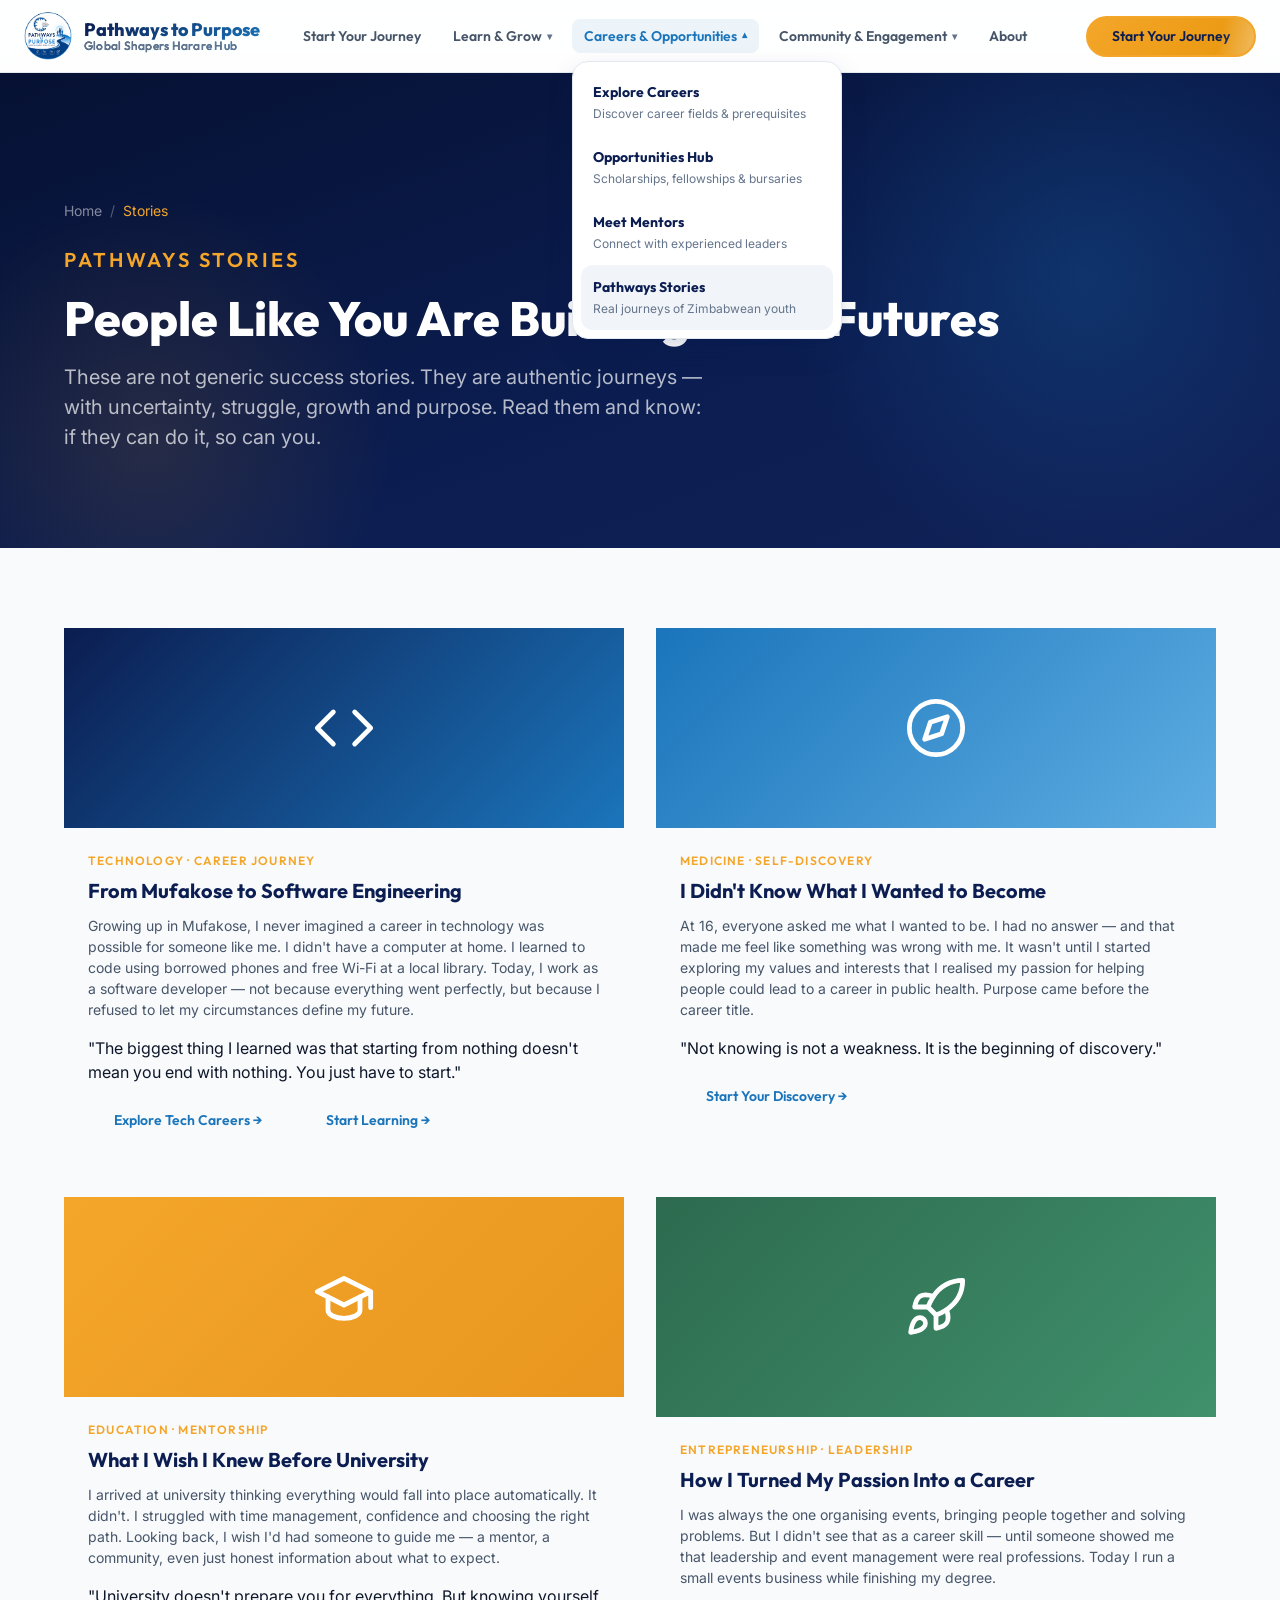
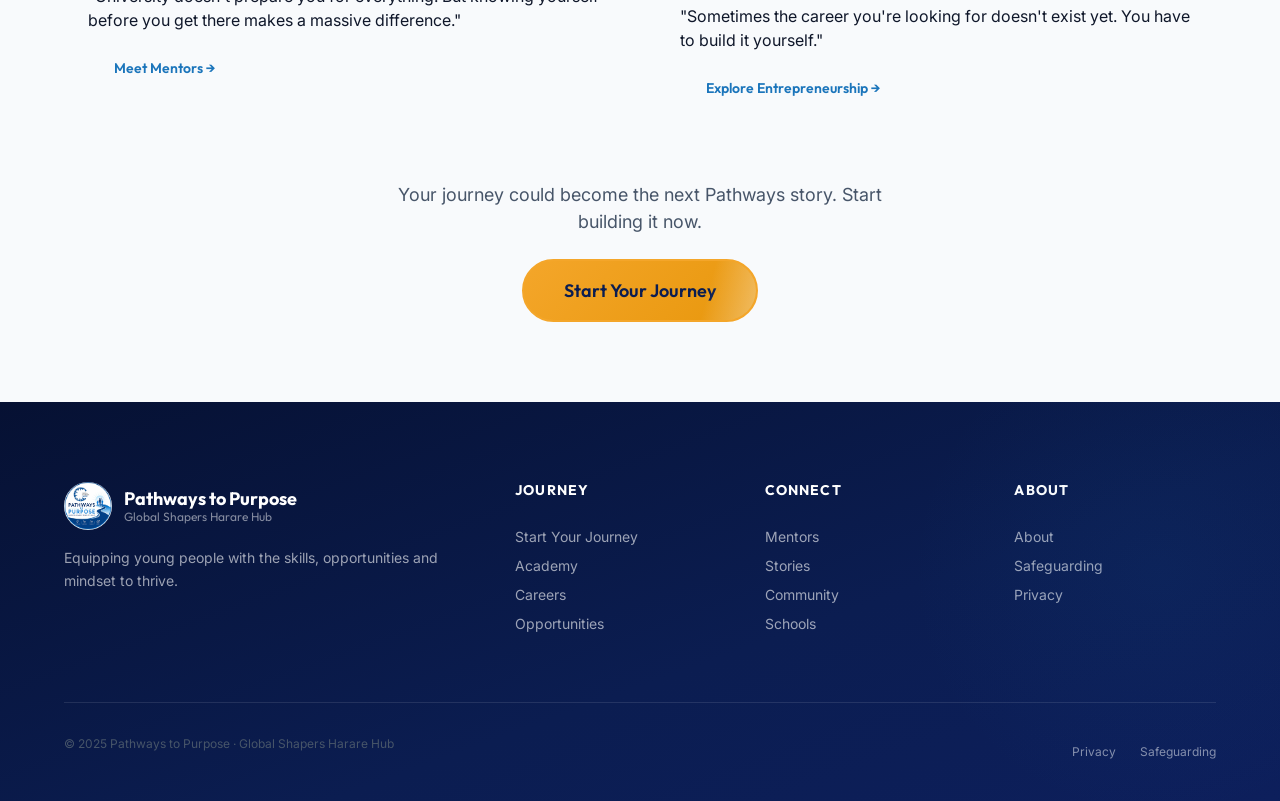
<file: pages/stories.html>
<!DOCTYPE html>
<html lang="en">

<head>
  <meta charset="UTF-8">
  <meta name="viewport" content="width=device-width, initial-scale=1.0">
  <title>Pathways Stories — Pathways to Purpose</title>
  <meta name="description"
    content="Real stories of young Zimbabweans building their futures. From uncertainty to direction, from struggle to success.">
  <link rel="icon" href="../images/logo.webp" type="image/jpeg">
  <link rel="stylesheet" href="../css/styles.css">
  <!-- Optimized Google Fonts -->
  <link rel="preconnect" href="https://fonts.googleapis.com">
  <link rel="preconnect" href="https://fonts.gstatic.com" crossorigin>
  <link href="https://fonts.googleapis.com/css2?family=Inter:wght@400;500;600;700&family=Outfit:wght@600;700;800;900&display=swap" rel="stylesheet">
</head>

<body>
  <a href="#main-content" class="skip-to-main">Skip to main content</a>
  <nav class="navbar" role="navigation" aria-label="Main navigation">
    <div class="navbar-inner">
      <a href="../index.html" class="navbar-logo" aria-label="Pathways to Purpose Home">
        <img src="../images/logo.webp" alt="Pathways to Purpose Logo" width="48" height="48">
        <div class="navbar-logo-text">
          Pathways to Purpose
          <span>Global Shapers Harare Hub</span>
        </div>
      </a>

      <div class="navbar-links">
        <a href="journey.html">Start Your Journey</a>

        <!-- Dropdown 1: Learn & Grow -->
        <div class="nav-item-dropdown">
          <button class="dropdown-toggle" aria-expanded="false" aria-haspopup="true" type="button">
            Learn &amp; Grow <span class="chevron">▾</span>
          </button>
          <div class="dropdown-menu">
            <a href="learn.html">
              <div>
                <strong>Pathways Academy</strong>
                <span>Structured courses &amp; learning modules</span>
              </div>
            </a>
            <a href="journey.html">
              <div>
                <strong>Self-Discovery Journey</strong>
                <span>Strengths, values, vision &amp; purpose</span>
              </div>
            </a>
            <a href="challenges.html">
              <div>
                <strong>Growth Challenges</strong>
                <span>7-day &amp; 30-day practical action plans</span>
              </div>
            </a>
          </div>
        </div>

        <!-- Dropdown 2: Careers & Opportunities -->
        <div class="nav-item-dropdown">
          <button class="dropdown-toggle" aria-expanded="false" aria-haspopup="true" type="button">
            Careers &amp; Opportunities <span class="chevron">▾</span>
          </button>
          <div class="dropdown-menu">
            <a href="explore.html">
              <div>
                <strong>Explore Careers</strong>
                <span>Discover career fields &amp; prerequisites</span>
              </div>
            </a>
            <a href="opportunities.html">
              <div>
                <strong>Opportunities Hub</strong>
                <span>Scholarships, fellowships &amp; bursaries</span>
              </div>
            </a>
            <a href="mentors.html">
              <div>
                <strong>Meet Mentors</strong>
                <span>Connect with experienced leaders</span>
              </div>
            </a>
            <a href="stories.html">
              <div>
                <strong>Pathways Stories</strong>
                <span>Real journeys of Zimbabwean youth</span>
              </div>
            </a>
          </div>
        </div>

        <!-- Dropdown 3: Community & Engagement -->
        <div class="nav-item-dropdown">
          <button class="dropdown-toggle" aria-expanded="false" aria-haspopup="true" type="button">
            Community &amp; Engagement <span class="chevron">▾</span>
          </button>
          <div class="dropdown-menu">
            <a href="community.html">
              <div>
                <strong>The Pathfinders Community</strong>
                <span>Peer mentorship &amp; weekly reflections</span>
              </div>
            </a>
            <a href="schools.html">
              <div>
                <strong>For Schools</strong>
                <span>School visits &amp; workshop programs</span>
              </div>
            </a>
            <a href="get-involved.html">
              <div>
                <strong>Get Involved</strong>
                <span>Become a mentor, sponsor or partner</span>
              </div>
            </a>
          </div>
        </div>

        <a href="about.html">About</a>
      </div>

      <div class="navbar-cta">
        <a href="journey.html" class="btn btn-primary btn-sm">Start Your Journey</a>
      </div>

      <button class="navbar-toggle" aria-label="Toggle navigation menu" aria-expanded="false">
        <span></span>
        <span></span>
        <span></span>
      </button>
    </div>
  </nav>

  <!-- Mobile Menu -->
  <div class="mobile-menu" role="navigation" aria-label="Mobile navigation">
    <div class="mobile-category-title">Personal Journey</div>
    <a href="journey.html">Start Your Journey</a>
    
    <div class="mobile-category-title">Learn &amp; Grow</div>
    <a href="learn.html">Pathways Academy</a>
    <a href="journey.html">Self-Discovery Journey</a>
    <a href="challenges.html">Growth Challenges</a>

    <div class="mobile-category-title">Careers &amp; Opportunities</div>
    <a href="explore.html">Explore Careers</a>
    <a href="opportunities.html">Opportunities Hub</a>
    <a href="mentors.html">Meet Mentors</a>
    <a href="stories.html">Pathways Stories</a>

    <div class="mobile-category-title">Community &amp; Impact</div>
    <a href="community.html">The Pathfinders Community</a>
    <a href="schools.html">For Schools</a>
    <a href="get-involved.html">Get Involved</a>

    <div class="mobile-category-title">About</div>
    <a href="about.html">About Pathways</a>

    <a href="journey.html" class="btn btn-primary btn-lg" style="margin-top: var(--space-6);">Start Your Journey</a>
  </div>

  <main class="page-content">
    <section class="page-hero">
      <div class="container">
        <div class="breadcrumb"><a href="../index.html">Home</a><span>/</span><span class="current">Stories</span></div>
        <p class="text-overline reveal" style="color: var(--color-gold);">Pathways Stories</p>
        <h1 class="reveal delay-1">People Like You Are Building Their Futures</h1>
        <p class="reveal delay-2">These are not generic success stories. They are authentic journeys — with uncertainty,
          struggle, growth and purpose. Read them and know: if they can do it, so can you.</p>
      </div>
    </section>

    <section class="section">
      <div class="container">
        <div class="grid grid-2">
          <div class="story-card reveal">
            <div
              style="background: linear-gradient(135deg, var(--color-navy), var(--color-blue)); height: 200px; display: flex; align-items: center; justify-content: center; color: var(--color-white); font-size: 64px;">
              <span class="icon" data-icon="code"></span>
            </div>
            <div class="card-body">
              <p class="card-overline">Technology · Career Journey</p>
              <h3 class="card-title">From Mufakose to Software Engineering</h3>
              <p class="card-text">Growing up in Mufakose, I never imagined a career in technology was possible for
                someone like me. I didn't have a computer at home. I learned to code using borrowed phones and free
                Wi-Fi at a local library. Today, I work as a software developer — not because everything went perfectly,
                but because I refused to let my circumstances define my future.</p>
              <blockquote class="story-quote">"The biggest thing I learned was that starting from nothing doesn't mean
                you end with nothing. You just have to start."</blockquote>
              <div style="margin-top: var(--space-4); display: flex; gap: var(--space-3); flex-wrap: wrap;">
                <a href="explore.html" class="btn btn-ghost btn-sm">Explore Tech Careers →</a>
                <a href="learn.html" class="btn btn-ghost btn-sm">Start Learning →</a>
              </div>
            </div>
          </div>

          <div class="story-card reveal delay-1">
            <div
              style="background: linear-gradient(135deg, var(--color-blue), var(--color-sky)); height: 200px; display: flex; align-items: center; justify-content: center; color: var(--color-white); font-size: 64px;">
              <span class="icon" data-icon="compass"></span>
            </div>
            <div class="card-body">
              <p class="card-overline">Medicine · Self-Discovery</p>
              <h3 class="card-title">I Didn't Know What I Wanted to Become</h3>
              <p class="card-text">At 16, everyone asked me what I wanted to be. I had no answer — and that made me feel
                like something was wrong with me. It wasn't until I started exploring my values and interests that I
                realised my passion for helping people could lead to a career in public health. Purpose came before the
                career title.</p>
              <blockquote class="story-quote">"Not knowing is not a weakness. It is the beginning of discovery."
              </blockquote>
              <div style="margin-top: var(--space-4);"><a href="journey.html" class="btn btn-ghost btn-sm">Start Your
                  Discovery →</a></div>
            </div>
          </div>

          <div class="story-card reveal">
            <div
              style="background: linear-gradient(135deg, var(--color-gold), #e8961f); height: 200px; display: flex; align-items: center; justify-content: center; color: var(--color-white); font-size: 64px;">
              <span class="icon" data-icon="graduationCap"></span>
            </div>
            <div class="card-body">
              <p class="card-overline">Education · Mentorship</p>
              <h3 class="card-title">What I Wish I Knew Before University</h3>
              <p class="card-text">I arrived at university thinking everything would fall into place automatically. It
                didn't. I struggled with time management, confidence and choosing the right path. Looking back, I wish
                I'd had someone to guide me — a mentor, a community, even just honest information about what to expect.
              </p>
              <blockquote class="story-quote">"University doesn't prepare you for everything. But knowing yourself
                before you get there makes a massive difference."</blockquote>
              <div style="margin-top: var(--space-4);"><a href="mentors.html" class="btn btn-ghost btn-sm">Meet Mentors
                  →</a></div>
            </div>
          </div>

          <div class="story-card reveal delay-1">
            <div
              style="background: linear-gradient(135deg, #2d6a4f, #40916c); height: 220px; display: flex; align-items: center; justify-content: center; color: var(--color-white); font-size: 64px;">
              <span class="icon" data-icon="rocket"></span>
            </div>
            <div class="card-body">
              <p class="card-overline">Entrepreneurship · Leadership</p>
              <h3 class="card-title">How I Turned My Passion Into a Career</h3>
              <p class="card-text">I was always the one organising events, bringing people together and solving
                problems. But I didn't see that as a career skill — until someone showed me that leadership and event
                management were real professions. Today I run a small events business while finishing my degree.</p>
              <blockquote class="story-quote">"Sometimes the career you're looking for doesn't exist yet. You have to
                build it yourself."</blockquote>
              <div style="margin-top: var(--space-4);"><a href="explore.html" class="btn btn-ghost btn-sm">Explore
                  Entrepreneurship →</a></div>
            </div>
          </div>
        </div>

        <div class="text-center reveal" style="margin-top: var(--space-12);">
          <p
            style="font-size: var(--text-lg); color: var(--color-text-secondary); max-width: 500px; margin: 0 auto var(--space-6);">
            Your journey could become the next Pathways story. Start building it now.</p>
          <a href="journey.html" class="btn btn-primary btn-lg">Start Your Journey</a>
        </div>
      </div>
    </section>
  </main>

  <footer class="footer">
    <div class="container">
      <div class="footer-grid">
        <div class="footer-brand">
          <div class="footer-logo"><img src="../images/logo.webp" alt="" width="48" height="48" loading="lazy">
            <div class="footer-logo-text">Pathways to Purpose<span>Global Shapers Harare Hub</span></div>
          </div>
          <p>Equipping young people with the skills, opportunities and mindset to thrive.</p>
        </div>
        <div class="footer-col">
          <h4>Journey</h4><a href="journey.html">Start Your Journey</a><a href="learn.html">Academy</a><a
            href="explore.html">Careers</a><a href="opportunities.html">Opportunities</a>
        </div>
        <div class="footer-col">
          <h4>Connect</h4><a href="mentors.html">Mentors</a><a href="stories.html">Stories</a><a
            href="community.html">Community</a><a href="schools.html">Schools</a>
        </div>
        <div class="footer-col">
          <h4>About</h4><a href="about.html">About</a><a href="about.html#safeguarding">Safeguarding</a><a
            href="about.html#privacy">Privacy</a>
        </div>
      </div>
      <div class="footer-bottom">
        <p>&copy; 2025 Pathways to Purpose · Global Shapers Harare Hub</p>
        <div class="footer-bottom-links"><a href="about.html#privacy">Privacy</a><a
            href="about.html#safeguarding">Safeguarding</a></div>
      </div>
    </div>
  </footer>
  <button class="back-to-top" aria-label="Back to top">↑</button>
  <script src="../js/icons.js"></script>
  <script src="../js/main.js"></script>

  <script>
    document.addEventListener('DOMContentLoaded', () => {
      if (typeof highlightActiveNav === 'function') {
        highlightActiveNav();
      }
    });
  </script>

  <script>
    if ('serviceWorker' in navigator) {
      window.addEventListener('load', () => {
        // Paths handle both root and /pages/ subdirectory
        const swPath = window.location.pathname.includes('/pages/') ? '../sw.js' : './sw.js';
        navigator.serviceWorker.register(swPath).catch(err => {
          console.log('Service Worker registration failed:', err);
        });
      });
    }
  </script>
</body>

</html>
</file>
<file: css/styles.css>
/* =============================================================================
   PATHWAYS TO PURPOSE — DESIGN SYSTEM + GLOBAL + COMPONENTS
   Derived from logo: Navy, Blue, Sky, Gold, White
   ============================================================================= */

/* ---------- GOOGLE FONTS ---------- */
/* Loaded via <link> tags in each HTML page (preconnect + non-blocking rel=preload)
   to avoid render-blocking CSS @import. See <head> in each HTML file. */

/* =============================================================================
   1. DESIGN TOKENS
   ============================================================================= */
:root {
  /* — Brand Colours (Exact from Logo) — */
  --color-navy: #0B1D51;
  --color-navy-light: #142B70;
  --color-navy-dark: #061133;
  --color-blue: #1B75BB;
  --color-blue-light: #2989D8;
  --color-sky: #5DADE2;
  --color-sky-light: #85C7F2;
  --color-sky-tint: #EBF5FB;
  --color-gold: #F4A62A;
  --color-gold-light: #F7BD5E;
  --color-gold-tint: #FEF7EC;

  /* — Gradient Presets (Logo Harmonized) — */
  --gradient-logo: linear-gradient(135deg, var(--color-navy) 0%, var(--color-blue) 60%, var(--color-sky) 100%);
  --gradient-gold: linear-gradient(135deg, var(--color-gold) 0%, #E08E10 100%);
  --gradient-card-hero: linear-gradient(135deg, rgba(11, 29, 81, 0.03) 0%, rgba(27, 117, 187, 0.06) 100%);
  --gradient-accent-bar: linear-gradient(90deg, var(--color-gold) 0%, var(--color-sky) 50%, var(--color-blue) 100%);

  /* — Semantic Colours — */
  --color-primary: var(--color-blue);
  --color-primary-hover: var(--color-blue-light);
  --color-secondary: var(--color-navy);
  --color-accent: var(--color-gold);
  --color-accent-hover: var(--color-gold-light);

  /* — Neutrals — */
  --color-white: #FFFFFF;
  --color-bg: #F8FAFC;
  --color-surface: #FFFFFF;
  --color-surface-alt: #F1F5F9;
  --color-surface-elevated: #FFFFFF;
  --color-text: #0F172A;
  --color-text-secondary: #475569;
  --color-text-muted: #64748B;
  /* Upgraded from #64748B for better contrast */
  --color-text-light: #94A3B8;
  --color-border: #E2E8F0;
  --color-border-light: #F1F5F9;
  --color-dark: #0B1D51;
  --color-dark-surface: #071338;

  /* — Status — */
  --color-success: #10B981;
  --color-warning: #F59E0B;
  --color-error: #EF4444;
  --color-info: var(--color-sky);

  /* — Typography — */
  --font-display: 'Outfit', sans-serif;
  --font-body: 'Inter', sans-serif;

  /* Fluid typography using clamp() for smooth scaling */
  --text-xs: clamp(0.7rem, 0.65rem + 0.25vw, 0.75rem);
  /* 11.2-12px */
  --text-sm: clamp(0.8125rem, 0.75rem + 0.3vw, 0.875rem);
  /* 13-14px */
  --text-base: clamp(0.9375rem, 0.875rem + 0.3vw, 1rem);
  /* 15-16px */
  --text-lg: clamp(1.0625rem, 1rem + 0.3vw, 1.125rem);
  /* 17-18px */
  --text-xl: clamp(1.15rem, 1.05rem + 0.5vw, 1.25rem);
  /* 18.4-20px */
  --text-2xl: clamp(1.35rem, 1.15rem + 1vw, 1.5rem);
  /* 21.6-24px */
  --text-3xl: clamp(1.65rem, 1.35rem + 1.5vw, 1.875rem);
  /* 26.4-30px */
  --text-4xl: clamp(1.95rem, 1.5rem + 2.25vw, 2.25rem);
  /* 31.2-36px */
  --text-5xl: clamp(2.25rem, 1.75rem + 2.5vw, 3rem);
  /* 36-48px */
  --text-6xl: clamp(2.75rem, 2rem + 3.75vw, 3.75rem);
  /* 44-60px */
  --text-7xl: clamp(3.25rem, 2.5rem + 3.75vw, 4.5rem);
  /* 52-72px */

  --leading-tight: 1.15;
  --leading-snug: 1.25;
  --leading-normal: 1.5;
  --leading-relaxed: 1.65;

  /* — Spacing Scale — */
  --space-1: 0.25rem;
  /* 4px */
  --space-2: 0.5rem;
  /* 8px */
  --space-3: 0.75rem;
  /* 12px */
  --space-4: 1rem;
  /* 16px */
  --space-5: 1.25rem;
  /* 20px */
  --space-6: 1.5rem;
  /* 24px */
  --space-8: 2rem;
  /* 32px */
  --space-10: 2.5rem;
  /* 40px */
  --space-12: 3rem;
  /* 48px */
  --space-16: 4rem;
  /* 64px */
  --space-20: 5rem;
  /* 80px */
  --space-24: 6rem;
  /* 96px */
  --space-32: 8rem;
  /* 128px */

  /* — Border Radius — */
  --radius-sm: 0.25rem;
  /* 4px */
  --radius-md: 0.5rem;
  /* 8px */
  --radius-lg: 0.75rem;
  /* 12px */
  --radius-xl: 1rem;
  /* 16px */
  --radius-2xl: 1.5rem;
  /* 24px */
  --radius-full: 9999px;

  /* — Shadows (Navy & Blue Tinted) — */
  --shadow-sm: 0 1px 3px rgba(11, 29, 81, 0.06), 0 1px 2px rgba(11, 29, 81, 0.04);
  --shadow-md: 0 4px 12px rgba(11, 29, 81, 0.08), 0 2px 4px rgba(11, 29, 81, 0.04);
  --shadow-lg: 0 12px 28px rgba(11, 29, 81, 0.12), 0 4px 10px rgba(11, 29, 81, 0.06);
  --shadow-xl: 0 20px 40px rgba(11, 29, 81, 0.16), 0 8px 16px rgba(11, 29, 81, 0.08);
  --shadow-card: 0 2px 8px rgba(11, 29, 81, 0.05), 0 1px 3px rgba(11, 29, 81, 0.03);
  --shadow-card-hover: 0 16px 32px rgba(11, 29, 81, 0.12), 0 4px 8px rgba(27, 117, 187, 0.08);

  /* — Transitions — */
  --ease-out: cubic-bezier(0.16, 1, 0.3, 1);
  --ease-in-out: cubic-bezier(0.65, 0, 0.35, 1);
  --duration-fast: 150ms;
  --duration-normal: 250ms;
  --duration-slow: 400ms;

  /* — Z-index — */
  --z-nav: 1000;
  --z-modal: 2000;
  --z-overlay: 1500;

  /* — Max widths — */
  --max-w-sm: 640px;
  --max-w-md: 768px;
  --max-w-lg: 1024px;
  --max-w-xl: 1200px;
  --max-w-2xl: 1400px;
}

/* =============================================================================
   2. RESET & BASE
   ============================================================================= */
*,
*::before,
*::after {
  margin: 0;
  padding: 0;
  box-sizing: border-box;
}

html {
  font-size: 16px;
  scroll-behavior: smooth;
  -webkit-text-size-adjust: 100%;
}

@media (prefers-reduced-motion: reduce) {
  html {
    scroll-behavior: auto;
  }

  *,
  *::before,
  *::after {
    animation-duration: 0.01ms !important;
    animation-iteration-count: 1 !important;
    transition-duration: 0.01ms !important;
  }
}

body {
  font-family: var(--font-body);
  font-size: var(--text-base);
  line-height: var(--leading-normal);
  color: var(--color-text);
  background-color: var(--color-bg);
  -webkit-font-smoothing: antialiased;
  -moz-osx-font-smoothing: grayscale;
  overflow-x: hidden;
}

img,
video,
svg {
  display: block;
  max-width: 100%;
  height: auto;
}

a {
  color: var(--color-primary);
  text-decoration: none;
  transition: color var(--duration-fast) var(--ease-out);
}

a:hover {
  color: var(--color-primary-hover);
}

button,
input,
select,
textarea {
  font-family: inherit;
  font-size: inherit;
  color: inherit;
}

ul,
ol {
  list-style: none;
}

/* Focus */
:focus-visible {
  outline: 3px solid var(--color-sky);
  outline-offset: 2px;
  border-radius: var(--radius-sm);
}

/* Ensure focus is visible on interactive elements */
a:focus-visible,
button:focus-visible,
input:focus-visible,
select:focus-visible,
textarea:focus-visible {
  outline: 3px solid var(--color-sky);
  outline-offset: 2px;
}

/* Skip to main content link for keyboard navigation */
.skip-to-main {
  position: absolute;
  top: -40px;
  left: 0;
  background: var(--color-navy);
  color: var(--color-white);
  padding: var(--space-2) var(--space-4);
  text-decoration: none;
  z-index: 9999;
  border-radius: var(--radius-md);
  font-weight: 600;
}

.skip-to-main:focus {
  top: var(--space-2);
  left: var(--space-2);
}

/* =============================================================================
   3. TYPOGRAPHY
   ============================================================================= */
h1,
h2,
h3,
h4,
h5,
h6 {
  font-family: var(--font-display);
  font-weight: 700;
  line-height: var(--leading-tight);
  color: var(--color-navy);
}

h1 {
  font-size: var(--text-5xl);
  font-weight: 800;
}

h2 {
  font-size: var(--text-4xl);
  font-weight: 700;
}

h3 {
  font-size: var(--text-2xl);
  font-weight: 700;
}

h4 {
  font-size: var(--text-xl);
  font-weight: 600;
}

h5 {
  font-size: var(--text-lg);
  font-weight: 600;
}

h6 {
  font-size: var(--text-base);
  font-weight: 600;
}

p {
  margin-bottom: var(--space-4);
  color: var(--color-text-secondary);
}

.text-display {
  font-family: var(--font-display);
  font-size: var(--text-6xl);
  font-weight: 900;
  line-height: 1.05;
  letter-spacing: -0.02em;
}

.text-overline {
  font-family: var(--font-display);
  font-size: var(--text-sm);
  font-weight: 600;
  letter-spacing: 0.15em;
  text-transform: uppercase;
  color: var(--color-gold);
}

.text-lead {
  font-size: var(--text-xl);
  line-height: var(--leading-relaxed);
  color: var(--color-text-secondary);
}

/* =============================================================================
   4. UTILITIES
   ============================================================================= */
.container {
  width: 100%;
  max-width: var(--max-w-xl);
  margin: 0 auto;
  padding: 0 var(--space-6);
}

.container-lg {
  width: 100%;
  max-width: var(--max-w-2xl);
  margin: 0 auto;
  padding: 0 var(--space-6);
}

.sr-only {
  position: absolute;
  width: 1px;
  height: 1px;
  padding: 0;
  margin: -1px;
  overflow: hidden;
  clip: rect(0, 0, 0, 0);
  white-space: nowrap;
  border: 0;
}

.text-center {
  text-align: center;
}

.text-navy {
  color: var(--color-navy);
}

.text-blue {
  color: var(--color-blue);
}

.text-gold {
  color: var(--color-gold);
}

.text-white {
  color: var(--color-white);
}

.bg-navy {
  background-color: var(--color-navy);
}

.bg-blue {
  background-color: var(--color-blue);
}

.bg-white {
  background-color: var(--color-white);
}

.bg-surface {
  background-color: var(--color-surface-alt);
}

.section {
  padding: var(--space-20) 0;
}

.section-lg {
  padding: var(--space-24) 0;
}

.grid {
  display: grid;
  gap: var(--space-8);
}

.grid-2 {
  grid-template-columns: repeat(2, 1fr);
}

.grid-3 {
  grid-template-columns: repeat(3, 1fr);
}

.grid-4 {
  grid-template-columns: repeat(4, 1fr);
}

@media (max-width: 1024px) {
  .grid-4 {
    grid-template-columns: repeat(2, 1fr);
  }
}

@media (max-width: 768px) {

  .grid-2,
  .grid-3,
  .grid-4 {
    grid-template-columns: 1fr;
  }

  .section {
    padding: var(--space-16) 0;
  }

  .section-lg {
    padding: var(--space-20) 0;
  }
}

@media (max-width: 480px) {

  .container,
  .container-lg {
    padding: 0 var(--space-4);
  }
}

/* =============================================================================
   5. BUTTONS
   ============================================================================= */
.btn {
  display: inline-flex;
  align-items: center;
  justify-content: center;
  gap: var(--space-2);
  padding: var(--space-3) var(--space-8);
  font-family: var(--font-display);
  font-size: var(--text-base);
  font-weight: 600;
  line-height: 1.5;
  border: 2px solid transparent;
  border-radius: var(--radius-full);
  cursor: pointer;
  transition: all var(--duration-normal) var(--ease-out);
  text-decoration: none;
  white-space: nowrap;
  min-height: 44px;
  /* WCAG 2.1 minimum touch target size */
}

.btn:focus-visible {
  outline: 3px solid var(--color-sky);
  outline-offset: 3px;
}

.btn-primary {
  background: linear-gradient(135deg, var(--color-gold) 0%, #E8970C 100%);
  color: var(--color-navy);
  border-color: var(--color-gold);
  position: relative;
  overflow: hidden;
}

.btn-primary::after {
  content: '';
  position: absolute;
  inset: 0;
  background: linear-gradient(105deg, transparent 40%, rgba(255, 255, 255, 0.3) 50%, transparent 60%);
  background-size: 200% 100%;
  background-position: -200% 0;
  transition: background-position 0.6s ease;
}

.btn-primary:hover::after {
  background-position: 200% 0;
}

.btn-primary:hover {
  background: linear-gradient(135deg, var(--color-gold-light) 0%, var(--color-gold) 100%);
  border-color: var(--color-gold-light);
  color: var(--color-navy);
  transform: translateY(-2px);
  box-shadow: 0 8px 28px rgba(244, 166, 42, 0.45), 0 2px 8px rgba(244, 166, 42, 0.2);
}

.btn-secondary {
  background: transparent;
  color: var(--color-white);
  border-color: rgba(255, 255, 255, 0.5);
}

.btn-secondary:hover {
  background: rgba(255, 255, 255, 0.1);
  border-color: var(--color-white);
  color: var(--color-white);
  transform: translateY(-2px);
}

.btn-outline {
  background: transparent;
  color: var(--color-blue);
  border-color: var(--color-blue);
}

.btn-outline:hover {
  background: var(--color-blue);
  color: var(--color-white);
  transform: translateY(-2px);
  box-shadow: 0 6px 20px rgba(27, 117, 187, 0.25);
}

.btn-ghost {
  background: transparent;
  color: var(--color-blue);
  border-color: transparent;
  padding: var(--space-2) var(--space-4);
}

.btn-ghost:hover {
  background: rgba(27, 117, 187, 0.08);
  color: var(--color-blue);
}

.btn-dark {
  background: var(--color-navy);
  color: var(--color-white);
  border-color: var(--color-navy);
}

.btn-dark:hover {
  background: var(--color-navy-light);
  border-color: var(--color-navy-light);
  transform: translateY(-2px);
  box-shadow: 0 6px 20px rgba(11, 29, 81, 0.3);
}

.btn-lg {
  padding: var(--space-4) var(--space-10);
  font-size: var(--text-lg);
}

.btn-sm {
  padding: var(--space-2) var(--space-6);
  font-size: var(--text-sm);
  min-height: 40px;
  /* Slightly smaller but still accessible */
}

.btn-icon {
  width: 48px;
  height: 48px;
  min-height: 48px;
  padding: 0;
  border-radius: var(--radius-full);
}

/* =============================================================================
   6. NAVBAR
   ============================================================================= */
.navbar {
  position: fixed;
  top: 0;
  left: 0;
  right: 0;
  z-index: var(--z-nav);
  background: rgba(255, 255, 255, 0.88);
  backdrop-filter: blur(20px) saturate(180%);
  -webkit-backdrop-filter: blur(20px) saturate(180%);
  border-bottom: 1px solid rgba(226, 232, 240, 0.6);
  transition: all var(--duration-normal) var(--ease-out);
}

.navbar.scrolled {
  background: rgba(255, 255, 255, 0.95);
  box-shadow: 0 4px 24px rgba(11, 29, 81, 0.08), 0 1px 0 rgba(11, 29, 81, 0.04);
  border-bottom-color: var(--color-border-light);
}

.navbar-inner {
  display: flex;
  align-items: center;
  justify-content: space-between;
  height: 72px;
  max-width: var(--max-w-2xl);
  margin: 0 auto;
  padding: 0 var(--space-6);
}

.navbar-logo {
  display: flex;
  align-items: center;
  gap: var(--space-3);
  text-decoration: none;
  flex-shrink: 0;
}

.navbar-logo img {
  height: 48px;
  width: 48px;
  object-fit: contain;
  border-radius: var(--radius-full);
}

.navbar-logo-text {
  font-family: var(--font-display);
  font-weight: 800;
  font-size: var(--text-lg);
  color: var(--color-navy);
  line-height: 1.1;
}

.navbar-logo-text span {
  display: block;
  font-size: var(--text-xs);
  font-weight: 500;
  color: var(--color-text-muted);
  letter-spacing: 0.02em;
}

.navbar-links {
  display: flex;
  align-items: center;
  gap: var(--space-2);
}

.navbar-links>a {
  padding: var(--space-2) var(--space-3);
  font-family: var(--font-display);
  font-size: var(--text-sm);
  font-weight: 600;
  color: var(--color-text-secondary);
  border-radius: var(--radius-md);
  transition: all var(--duration-fast) var(--ease-out);
  white-space: nowrap;
}

.navbar-links>a:hover,
.navbar-links>a.active {
  color: var(--color-blue);
  background: rgba(27, 117, 187, 0.08);
}

/* Dropdown Navigation */
.nav-item-dropdown {
  position: relative;
}

.nav-item-dropdown .dropdown-toggle {
  padding: var(--space-2) var(--space-3);
  font-family: var(--font-display);
  font-size: var(--text-sm);
  font-weight: 600;
  color: var(--color-text-secondary);
  background: transparent;
  border: none;
  border-radius: var(--radius-md);
  cursor: pointer;
  display: flex;
  align-items: center;
  gap: 5px;
  transition: all var(--duration-fast) var(--ease-out);
  white-space: nowrap;
}

.nav-item-dropdown .dropdown-toggle .chevron {
  font-size: 10px;
  transition: transform var(--duration-fast) var(--ease-out);
  color: var(--color-text-muted);
}

.nav-item-dropdown:hover .dropdown-toggle,
.nav-item-dropdown.active .dropdown-toggle,
.nav-item-dropdown .dropdown-toggle.active {
  color: var(--color-blue);
  background: rgba(27, 117, 187, 0.08);
}

.nav-item-dropdown:hover .dropdown-toggle .chevron,
.nav-item-dropdown.active .dropdown-toggle .chevron {
  transform: rotate(180deg);
  color: var(--color-blue);
}

.nav-item-dropdown .dropdown-menu {
  position: absolute;
  top: calc(100% + 8px);
  left: 0;
  min-width: 270px;
  background: var(--color-surface);
  border: 1px solid var(--color-border);
  border-radius: var(--radius-xl);
  box-shadow: var(--shadow-lg);
  padding: var(--space-2);
  opacity: 0;
  visibility: hidden;
  transform: translateY(8px);
  transition: opacity var(--duration-fast) var(--ease-out),
    transform var(--duration-fast) var(--ease-out),
    visibility var(--duration-fast);
  z-index: calc(var(--z-nav) + 10);
}

.nav-item-dropdown:hover .dropdown-menu,
.nav-item-dropdown:focus-within .dropdown-menu,
.nav-item-dropdown.active .dropdown-menu {
  opacity: 1;
  visibility: visible;
  transform: translateY(0);
}

.dropdown-menu a {
  display: flex;
  align-items: flex-start;
  gap: var(--space-3);
  padding: var(--space-3) var(--space-3);
  border-radius: var(--radius-lg);
  text-decoration: none;
  transition: background var(--duration-fast) var(--ease-out);
}

.dropdown-menu a:hover,
.dropdown-menu a.active {
  background: var(--color-surface-alt);
}

.dropdown-menu .menu-icon {
  font-size: 18px;
  line-height: 1;
  margin-top: 2px;
}

.dropdown-menu strong {
  display: block;
  font-family: var(--font-display);
  font-size: var(--text-sm);
  font-weight: 700;
  color: var(--color-navy);
}

.dropdown-menu span {
  display: block;
  font-size: var(--text-xs);
  color: var(--color-text-muted);
  margin-top: 2px;
}

.navbar-cta {
  margin-left: var(--space-4);
}

.navbar-toggle {
  display: none;
  flex-direction: column;
  gap: 5px;
  background: none;
  border: none;
  cursor: pointer;
  padding: var(--space-2);
  z-index: 10;
}

.navbar-toggle span {
  display: block;
  width: 24px;
  height: 2px;
  background: var(--color-navy);
  border-radius: 2px;
  transition: all var(--duration-normal) var(--ease-out);
}

.navbar-toggle.active span:nth-child(1) {
  transform: rotate(45deg) translate(5px, 5px);
}

.navbar-toggle.active span:nth-child(2) {
  opacity: 0;
}

.navbar-toggle.active span:nth-child(3) {
  transform: rotate(-45deg) translate(5px, -5px);
}

.mobile-menu {
  position: fixed;
  top: 0;
  left: 0;
  right: 0;
  bottom: 0;
  background: var(--color-white);
  z-index: calc(var(--z-nav) - 1);
  padding: 85px var(--space-6) var(--space-8);
  overflow-y: auto;
  display: flex;
  flex-direction: column;
  opacity: 0;
  transform: translateY(-10px);
  transition: opacity var(--duration-normal) var(--ease-out),
    transform var(--duration-normal) var(--ease-out),
    visibility 0s linear var(--duration-normal);
  visibility: hidden;
  pointer-events: none;
}

.mobile-menu.active {
  opacity: 1;
  transform: translateY(0);
  visibility: visible;
  pointer-events: auto;
  transition: opacity var(--duration-normal) var(--ease-out),
    transform var(--duration-normal) var(--ease-out),
    visibility 0s linear 0s;
}

.mobile-category-title {
  font-family: var(--font-display);
  font-size: var(--text-xs);
  font-weight: 800;
  text-transform: uppercase;
  letter-spacing: 0.08em;
  color: var(--color-gold);
  margin-top: var(--space-4);
  margin-bottom: var(--space-2);
  padding-left: var(--space-2);
}

.mobile-menu a {
  display: flex;
  align-items: center;
  gap: var(--space-3);
  padding: var(--space-3) var(--space-3);
  font-family: var(--font-display);
  font-size: var(--text-base);
  font-weight: 600;
  color: var(--color-navy);
  border-radius: var(--radius-md);
  text-decoration: none;
  transition: background var(--duration-fast);
}

.mobile-menu a:hover,
.mobile-menu a.active {
  background: rgba(27, 117, 187, 0.08);
  color: var(--color-blue);
}

.mobile-menu .btn {
  margin-top: var(--space-6);
  text-align: center;
}

@media (max-width: 1024px) {

  .navbar-links,
  .navbar-cta {
    display: none;
  }

  .navbar-toggle {
    display: flex;
  }
}

/* =============================================================================
   7. HERO
   ============================================================================= */
.hero {
  position: relative;
  min-height: 100vh;
  display: flex;
  align-items: center;
  overflow: hidden;
  background: var(--color-navy-dark);
}

/* Premium animated orbs behind hero */
.hero::before {
  content: '';
  position: absolute;
  top: -20%;
  left: -10%;
  width: 700px;
  height: 700px;
  border-radius: 50%;
  background: radial-gradient(circle, rgba(27, 117, 187, 0.18) 0%, transparent 70%);
  z-index: 1;
  animation: orbDrift1 18s ease-in-out infinite;
  pointer-events: none;
}

.hero::after {
  content: '';
  position: absolute;
  bottom: -15%;
  right: -5%;
  width: 600px;
  height: 600px;
  border-radius: 50%;
  background: radial-gradient(circle, rgba(244, 166, 42, 0.12) 0%, transparent 70%);
  z-index: 1;
  animation: orbDrift2 22s ease-in-out infinite;
  pointer-events: none;
}

@keyframes orbDrift1 {

  0%,
  100% {
    transform: translate(0, 0) scale(1);
  }

  33% {
    transform: translate(40px, -30px) scale(1.05);
  }

  66% {
    transform: translate(-20px, 20px) scale(0.97);
  }
}

@keyframes orbDrift2 {

  0%,
  100% {
    transform: translate(0, 0) scale(1);
  }

  33% {
    transform: translate(-30px, 20px) scale(1.08);
  }

  66% {
    transform: translate(25px, -15px) scale(0.96);
  }
}

@media (prefers-reduced-motion: reduce) {

  .hero::before,
  .hero::after {
    animation: none !important;
  }
}

.hero-bg {
  position: absolute;
  inset: 0;
  z-index: 1;
}

@keyframes heroImgReveal {
  0% {
    opacity: 1;
    filter: brightness(1);
    transform: scale(1.02);
  }

  100% {
    opacity: 0.45;
    filter: brightness(0.85);
    transform: scale(1);
  }
}

@keyframes heroOverlayFade {
  0% {
    opacity: 0;
  }

  100% {
    opacity: 1;
  }
}

@keyframes heroTextSlideUp {
  0% {
    opacity: 0;
    transform: translateY(24px);
  }

  100% {
    opacity: 1;
    transform: translateY(0);
  }
}

.hero-bg img {
  width: 100%;
  height: 100%;
  object-fit: cover;
  animation: heroImgReveal 1.2s cubic-bezier(0.16, 1, 0.3, 1) forwards;
}

.hero-bg::after {
  content: '';
  position: absolute;
  inset: 0;
  background: linear-gradient(135deg,
      rgba(11, 29, 81, 0.88) 0%,
      rgba(27, 117, 187, 0.65) 50%,
      rgba(11, 29, 81, 0.82) 100%);
  animation: heroOverlayFade 1.2s cubic-bezier(0.16, 1, 0.3, 1) forwards;
}

.hero .hero-overline {
  opacity: 0;
  animation: heroTextSlideUp 0.6s cubic-bezier(0.16, 1, 0.3, 1) 0.8s forwards;
}

.hero h1 {
  opacity: 0;
  animation: heroTextSlideUp 0.6s cubic-bezier(0.16, 1, 0.3, 1) 1.0s forwards;
}

.hero .hero-subtitle {
  opacity: 0;
  animation: heroTextSlideUp 0.6s cubic-bezier(0.16, 1, 0.3, 1) 1.2s forwards;
}

.hero .hero-actions {
  opacity: 0;
  animation: heroTextSlideUp 0.6s cubic-bezier(0.16, 1, 0.3, 1) 1.4s forwards;
}

.hero .hero-scroll {
  opacity: 0;
  animation: heroTextSlideUp 0.6s cubic-bezier(0.16, 1, 0.3, 1) 1.6s forwards;
}

/* Respect prefers-reduced-motion */
@media (prefers-reduced-motion: reduce) {

  .hero-bg img,
  .hero-bg::after,
  .hero .hero-overline,
  .hero h1,
  .hero .hero-subtitle,
  .hero .hero-actions,
  .hero .hero-scroll {
    animation: none !important;
    opacity: 1 !important;
    transform: none !important;
  }
}

.hero-content {
  position: relative;
  z-index: 2;
  max-width: var(--max-w-xl);
  margin: 0 auto;
  padding: var(--space-32) var(--space-6) var(--space-20);
  color: var(--color-white);
}

.hero-overline {
  display: inline-flex;
  align-items: center;
  gap: var(--space-2);
  padding: var(--space-2) var(--space-4);
  background: rgba(244, 166, 42, 0.15);
  border: 1px solid rgba(244, 166, 42, 0.3);
  border-radius: var(--radius-full);
  margin-bottom: var(--space-8);
}

.hero-overline span {
  font-family: var(--font-display);
  font-size: var(--text-sm);
  font-weight: 600;
  color: var(--color-gold);
  letter-spacing: 0.05em;
}

.hero h1 {
  color: var(--color-white);
  font-size: var(--text-6xl);
  font-weight: 900;
  line-height: 1.05;
  letter-spacing: -0.02em;
  margin-bottom: var(--space-8);
  max-width: 900px;
}

.hero h1 .highlight {
  color: var(--color-gold);
}

.hero-subtitle {
  font-size: var(--text-xl);
  line-height: var(--leading-relaxed);
  color: rgba(255, 255, 255, 0.8);
  margin-bottom: var(--space-10);
  max-width: 640px;
}

.hero-actions {
  display: flex;
  gap: var(--space-4);
  flex-wrap: wrap;
}

.hero-scroll {
  position: absolute;
  bottom: var(--space-8);
  left: 50%;
  transform: translateX(-50%);
  z-index: 2;
  display: flex;
  flex-direction: column;
  align-items: center;
  gap: var(--space-2);
  color: rgba(255, 255, 255, 0.5);
  font-size: var(--text-xs);
  animation: float 3s ease-in-out infinite;
}

.hero-scroll .arrow {
  width: 24px;
  height: 24px;
  border-right: 2px solid rgba(255, 255, 255, 0.5);
  border-bottom: 2px solid rgba(255, 255, 255, 0.5);
  transform: rotate(45deg);
}

@keyframes float {

  0%,
  100% {
    transform: translateX(-50%) translateY(0);
  }

  50% {
    transform: translateX(-50%) translateY(10px);
  }
}

@media (max-width: 768px) {
  .hero {
    min-height: 100svh;
  }

  .hero-content {
    padding: var(--space-24) var(--space-4) var(--space-16);
  }
}

@media (max-width: 480px) {
  .hero-actions {
    flex-direction: column;
  }

  .hero-actions .btn {
    width: 100%;
  }
}

/* =============================================================================
   8. SECTION HEADER
   ============================================================================= */
.section-header {
  margin-bottom: var(--space-12);
}

.section-header .text-overline {
  margin-bottom: var(--space-3);
}

.section-header h2 {
  margin-bottom: var(--space-4);
}

.section-header p {
  font-size: var(--text-lg);
  max-width: 640px;
}

.section-header.centered {
  text-align: center;
}

.section-header.centered p {
  margin-left: auto;
  margin-right: auto;
}

.section-divider {
  width: 60px;
  height: 4px;
  background: linear-gradient(90deg, var(--color-gold), var(--color-sky), var(--color-blue));
  background-size: 200% 100%;
  border-radius: var(--radius-full);
  margin: var(--space-4) 0;
  animation: dividerShimmer 3s ease-in-out infinite;
}

@keyframes dividerShimmer {

  0%,
  100% {
    background-position: 0% 0;
  }

  50% {
    background-position: 100% 0;
  }
}

@media (prefers-reduced-motion: reduce) {
  .section-divider {
    animation: none !important;
  }
}

.section-header.centered .section-divider {
  margin-left: auto;
  margin-right: auto;
}

/* =============================================================================
   9. CARDS
   ============================================================================= */
.card {
  background: var(--color-surface);
  border-radius: var(--radius-xl);
  border: 1px solid var(--color-border-light);
  overflow: hidden;
  transition: all var(--duration-normal) var(--ease-out);
}

.card:hover {
  transform: translateY(-4px);
  box-shadow: var(--shadow-card-hover);
  border-color: transparent;
}

.card-img {
  width: 100%;
  height: 200px;
  object-fit: cover;
}

.card-body {
  padding: var(--space-6);
}

.card-overline {
  font-family: var(--font-display);
  font-size: var(--text-xs);
  font-weight: 600;
  letter-spacing: 0.1em;
  text-transform: uppercase;
  color: var(--color-gold);
  margin-bottom: var(--space-2);
}

.card-title {
  font-family: var(--font-display);
  font-size: var(--text-xl);
  font-weight: 700;
  color: var(--color-navy);
  margin-bottom: var(--space-3);
  line-height: var(--leading-snug);
}

.card-text {
  color: var(--color-text-secondary);
  font-size: var(--text-sm);
  line-height: var(--leading-normal);
  margin-bottom: var(--space-4);
}

.card-footer {
  display: flex;
  align-items: center;
  justify-content: space-between;
  padding-top: var(--space-4);
  border-top: 1px solid var(--color-border-light);
}

.card-tag {
  display: inline-flex;
  align-items: center;
  padding: var(--space-1) var(--space-3);
  font-size: var(--text-xs);
  font-weight: 500;
  border-radius: var(--radius-full);
  background: rgba(27, 117, 187, 0.08);
  color: var(--color-blue);
}

/* — Numbered Card — */
.card-numbered {
  position: relative;
  padding-left: var(--space-20);
}

.card-number {
  position: absolute;
  left: var(--space-6);
  top: var(--space-6);
  font-family: var(--font-display);
  font-size: var(--text-5xl);
  font-weight: 900;
  color: rgba(27, 117, 187, 0.08);
  line-height: 1;
}

/* — Icon Card — */
.card-icon {
  padding: var(--space-8);
  text-align: center;
}

.card-icon .icon-wrap {
  display: inline-flex;
  align-items: center;
  justify-content: center;
  width: 52px;
  height: 52px;
  border-radius: var(--radius-xl);
  background: var(--gradient-logo);
  color: var(--color-white);
  margin-bottom: var(--space-5);
  font-size: var(--text-xl);
  box-shadow: 0 4px 14px rgba(27, 117, 187, 0.25);
  transition: all var(--duration-normal) var(--ease-out);
}

.card-icon .icon-wrap .icon {
  width: 1.4em;
  height: 1.4em;
}

.card-icon:hover .icon-wrap {
  transform: scale(1.08) rotate(-2deg);
  box-shadow: 0 8px 22px rgba(27, 117, 187, 0.35);
}

/* — 5 Phases of Transformation (Clean Smooth Design) — */
.phases-timeline {
  position: relative;
  display: flex;
  flex-direction: column;
  gap: var(--space-6);
  padding-left: var(--space-2);
}

.phases-timeline::before {
  content: '';
  position: absolute;
  left: 26px;
  top: var(--space-4);
  bottom: var(--space-4);
  width: 3px;
  background: linear-gradient(180deg, var(--color-gold) 0%, var(--color-blue) 50%, var(--color-navy) 100%);
  border-radius: var(--radius-full);
}

.phase-card {
  display: flex;
  align-items: flex-start;
  gap: var(--space-6);
  background: var(--color-surface);
  border: 1px solid var(--color-border);
  border-radius: var(--radius-xl);
  padding: var(--space-6) var(--space-8);
  box-shadow: var(--shadow-sm);
  transition: all var(--duration-normal) var(--ease-out);
  position: relative;
  z-index: 1;
  overflow: hidden;
}

.phase-card::after {
  content: '';
  position: absolute;
  left: 0;
  top: 0;
  bottom: 0;
  width: 0;
  background: linear-gradient(180deg, var(--color-gold), var(--color-blue));
  border-radius: var(--radius-xl) 0 0 var(--radius-xl);
  transition: width var(--duration-normal) var(--ease-out);
}

.phase-card:hover::after {
  width: 4px;
}

.phase-card:hover {
  transform: translateY(-3px);
  box-shadow: var(--shadow-card-hover);
  border-color: rgba(27, 117, 187, 0.3);
  background: linear-gradient(135deg, rgba(27, 117, 187, 0.015) 0%, rgba(255, 255, 255, 1) 60%);
}

.phase-badge-icon {
  width: 52px;
  height: 52px;
  border-radius: var(--radius-full);
  background: var(--gradient-logo);
  color: var(--color-white);
  display: flex;
  align-items: center;
  justify-content: center;
  font-family: var(--font-display);
  font-weight: 800;
  font-size: var(--text-lg);
  flex-shrink: 0;
  box-shadow: 0 0 0 6px var(--color-surface-alt), var(--shadow-md);
}

.phase-content {
  flex: 1;
}

.phase-tag {
  display: inline-block;
  font-family: var(--font-display);
  font-size: var(--text-xs);
  font-weight: 700;
  letter-spacing: 0.08em;
  text-transform: uppercase;
  color: var(--color-gold);
  margin-bottom: var(--space-1);
}

.phase-content h3 {
  font-size: var(--text-xl);
  font-weight: 700;
  color: var(--color-navy);
  margin-bottom: var(--space-2);
}

.phase-content p {
  font-size: var(--text-sm);
  color: var(--color-text-secondary);
  line-height: var(--leading-relaxed);
  margin-bottom: 0;
}

/* — Pillar Card — */
.pillar-card {
  background: var(--color-surface);
  border-radius: var(--radius-xl);
  padding: var(--space-8);
  border: 1px solid var(--color-border-light);
  transition: all var(--duration-normal) var(--ease-out);
  position: relative;
  overflow: hidden;
}

.pillar-card::before {
  content: '';
  position: absolute;
  top: 0;
  left: 0;
  right: 0;
  height: 4px;
  background: linear-gradient(90deg, var(--color-gold), var(--color-sky), var(--color-blue));
  background-size: 200% 100%;
  transition: background-position var(--duration-slow) var(--ease-out);
}

.pillar-card:hover::before {
  background-position: 100% 0;
}

.pillar-card:hover {
  transform: translateY(-6px);
  box-shadow: 0 20px 40px rgba(11, 29, 81, 0.12), 0 4px 12px rgba(27, 117, 187, 0.08);
  border-color: rgba(27, 117, 187, 0.2);
  background: linear-gradient(160deg, rgba(235, 245, 251, 0.6) 0%, var(--color-surface) 50%);
}

.pillar-number {
  font-family: var(--font-display);
  font-size: var(--text-5xl);
  font-weight: 900;
  color: rgba(27, 117, 187, 0.1);
  line-height: 1;
  margin-bottom: var(--space-4);
}

.pillar-card h3 {
  font-size: var(--text-lg);
  margin-bottom: var(--space-3);
}

.pillar-card p {
  font-size: var(--text-sm);
}

/* =============================================================================
   10. PATHWAY / JOURNEY
   ============================================================================= */
.pathway-container {
  position: relative;
  padding: var(--space-12) 0;
}

.pathway-line {
  position: absolute;
  left: 50%;
  top: 0;
  bottom: 0;
  width: 4px;
  background: linear-gradient(180deg, var(--color-sky-light), var(--color-blue), var(--color-navy));
  border-radius: var(--radius-full);
  transform: translateX(-50%);
}

.pathway-step {
  display: flex;
  align-items: center;
  gap: var(--space-12);
  position: relative;
  margin-bottom: var(--space-16);
}

.pathway-step:last-child {
  margin-bottom: 0;
}

.pathway-step:nth-child(even) {
  flex-direction: row-reverse;
}

.pathway-step-content {
  flex: 1;
  background: var(--color-surface);
  border-radius: var(--radius-xl);
  padding: var(--space-8);
  border: 1px solid var(--color-border-light);
  box-shadow: var(--shadow-card);
  transition: all var(--duration-normal) var(--ease-out);
}

.pathway-step-content:hover {
  box-shadow: var(--shadow-card-hover);
  transform: translateY(-2px);
}

.pathway-step-number {
  position: absolute;
  left: 50%;
  transform: translateX(-50%);
  width: 56px;
  height: 56px;
  border-radius: var(--radius-full);
  background: linear-gradient(135deg, var(--color-blue), var(--color-navy));
  color: var(--color-white);
  display: flex;
  align-items: center;
  justify-content: center;
  font-family: var(--font-display);
  font-weight: 800;
  font-size: var(--text-xl);
  z-index: 2;
  box-shadow: 0 0 0 6px var(--color-bg), var(--shadow-md);
}

.pathway-step-icon {
  font-size: var(--text-3xl);
  margin-bottom: var(--space-3);
}

.pathway-step h3 {
  font-size: var(--text-xl);
  margin-bottom: var(--space-2);
}

.pathway-step p {
  font-size: var(--text-sm);
  color: var(--color-text-secondary);
  margin-bottom: 0;
}

.pathway-step .pathway-question {
  font-family: var(--font-display);
  font-style: italic;
  color: var(--color-blue);
  font-size: var(--text-base);
  margin-top: var(--space-3);
}

@media (max-width: 768px) {
  .pathway-line {
    left: 28px;
  }

  .pathway-step,
  .pathway-step:nth-child(even) {
    flex-direction: column;
    align-items: flex-start;
    padding-left: 72px;
    gap: 0;
  }

  .pathway-step-number {
    left: 28px;
    top: 0;
  }

  .pathway-step-content {
    width: 100%;
  }
}

/* =============================================================================
   11. QUESTION SECTION (What Are You Becoming?)
   ============================================================================= */
.question-section {
  background: var(--color-navy);
  position: relative;
  overflow: hidden;
}

.question-section::before {
  content: '';
  position: absolute;
  top: -50%;
  right: -20%;
  width: 600px;
  height: 600px;
  border-radius: 50%;
  background: radial-gradient(circle, rgba(93, 173, 226, 0.15), transparent 70%);
}

.question-carousel {
  text-align: center;
  color: var(--color-white);
  position: relative;
  z-index: 2;
}

.question-carousel h2 {
  color: var(--color-white);
  font-size: var(--text-5xl);
  font-weight: 900;
  margin-bottom: var(--space-12);
}

.question-prompts {
  position: relative;
  min-height: 350px;
  max-width: 900px;
  margin: 0 auto;
  padding: var(--space-8);
}

/* Consolidated: 7 float animations → 3 shared keyframes (57% fewer compositor layers)
   Varied durations + delays maintain the organic floating feel. */
@keyframes floatA {

  0%,
  100% {
    transform: translate(0, 0) rotate(0deg);
  }

  25% {
    transform: translate(15px, -20px) rotate(1.5deg);
  }

  50% {
    transform: translate(-12px, -13px) rotate(-1deg);
  }

  75% {
    transform: translate(-14px, 10px) rotate(1deg);
  }
}

@keyframes floatB {

  0%,
  100% {
    transform: translate(0, 0) rotate(0deg);
  }

  25% {
    transform: translate(-20px, 14px) rotate(-1.5deg);
  }

  50% {
    transform: translate(12px, 18px) rotate(1deg);
  }

  75% {
    transform: translate(16px, -13px) rotate(-1deg);
  }
}

@keyframes floatC {

  0%,
  100% {
    transform: translate(0, 0) rotate(0deg);
  }

  25% {
    transform: translate(12px, 20px) rotate(1deg);
  }

  50% {
    transform: translate(-16px, -11px) rotate(-1.5deg);
  }

  75% {
    transform: translate(18px, -16px) rotate(1deg);
  }
}

/* 7th prompt is centered via transform; animation preserves that offset */
@keyframes floatCenter {

  0%,
  100% {
    transform: translate(-50%, -50%) rotate(0deg);
  }

  25% {
    transform: translate(calc(-50% + 10px), calc(-50% + 18px)) rotate(1deg);
  }

  50% {
    transform: translate(calc(-50% - 16px), calc(-50% + 8px)) rotate(-1.5deg);
  }

  75% {
    transform: translate(calc(-50% + 14px), calc(-50% - 10px)) rotate(1deg);
  }
}

.question-prompt {
  position: absolute;
  padding: var(--space-3) var(--space-6);
  border: 1px solid rgba(255, 255, 255, 0.2);
  border-radius: var(--radius-full);
  font-family: var(--font-display);
  font-size: var(--text-base);
  font-weight: 500;
  color: rgba(255, 255, 255, 0.8);
  cursor: pointer;
  transition: all var(--duration-normal) var(--ease-out);
  background: rgba(255, 255, 255, 0.05);
  backdrop-filter: blur(8px);
  -webkit-backdrop-filter: blur(8px);
  white-space: nowrap;
}

.question-prompt:nth-child(1) {
  top: 20%;
  left: 10%;
  animation: floatA 12s ease-in-out infinite;
}

.question-prompt:nth-child(2) {
  top: 15%;
  right: 15%;
  animation: floatB 14s ease-in-out infinite;
  animation-delay: -2s;
}

.question-prompt:nth-child(3) {
  top: 45%;
  left: 5%;
  animation: floatC 13s ease-in-out infinite;
  animation-delay: -4s;
}

.question-prompt:nth-child(4) {
  top: 40%;
  right: 8%;
  animation: floatA 15s ease-in-out infinite;
  animation-delay: -6s;
}

.question-prompt:nth-child(5) {
  top: 70%;
  left: 15%;
  animation: floatB 14s ease-in-out infinite;
  animation-delay: -8s;
}

.question-prompt:nth-child(6) {
  top: 68%;
  right: 18%;
  animation: floatC 13s ease-in-out infinite;
  animation-delay: -10s;
}

.question-prompt:nth-child(7) {
  top: 50%;
  left: 50%;
  animation: floatCenter 12s ease-in-out infinite;
  animation-delay: -3s;
}

.question-prompt:hover,
.question-prompt.active {
  background: rgba(244, 166, 42, 0.2);
  border-color: var(--color-gold);
  color: var(--color-gold);
  transform: scale(1.1);
  animation-play-state: paused;
  z-index: 10;
  box-shadow: 0 8px 24px rgba(244, 166, 42, 0.25);
}

/* Disable floating animations if user prefers reduced motion */
@media (prefers-reduced-motion: reduce) {
  .question-prompt {
    animation: none !important;
    position: relative;
    display: inline-block;
    margin: var(--space-2);
    top: auto !important;
    left: auto !important;
    right: auto !important;
  }

  .question-prompts {
    display: flex;
    flex-wrap: wrap;
    justify-content: center;
    gap: var(--space-3);
    min-height: auto;
  }

  .question-prompt:nth-child(7) {
    transform: none;
  }
}

.question-answer {
  margin-top: var(--space-10);
  min-height: 80px;
}

.question-answer p {
  font-size: var(--text-2xl);
  color: rgba(255, 255, 255, 0.6);
  font-style: italic;
  font-family: var(--font-display);
  transition: all var(--duration-slow) var(--ease-out);
}

@media (max-width: 768px) {
  .question-carousel h2 {
    font-size: var(--text-3xl);
  }

  .question-answer p {
    font-size: var(--text-lg);
  }

  /* On mobile, disable floating and use traditional layout */
  .question-prompts {
    position: relative;
    display: flex;
    flex-wrap: wrap;
    justify-content: center;
    gap: var(--space-3);
    min-height: auto;
    padding: var(--space-4);
  }

  .question-prompt {
    position: relative !important;
    animation: none !important;
    top: auto !important;
    left: auto !important;
    right: auto !important;
    transform: none !important;
    font-size: var(--text-sm);
    padding: var(--space-2) var(--space-4);
  }

  .question-prompt:nth-child(7) {
    transform: none !important;
  }

  .question-prompt:hover,
  .question-prompt.active {
    transform: scale(1.05) !important;
  }
}

/* =============================================================================
   12. LEARNING MODEL
   ============================================================================= */
.learning-model {
  display: grid;
  grid-template-columns: repeat(auto-fit, minmax(160px, 1fr));
  gap: var(--space-4);
}

.learning-step {
  text-align: center;
  padding: var(--space-6) var(--space-4);
  border-radius: var(--radius-lg);
  background: var(--color-surface);
  border: 1px solid var(--color-border-light);
  transition: all var(--duration-normal) var(--ease-out);
  position: relative;
}

.learning-step:hover {
  border-color: var(--color-blue);
  transform: translateY(-4px);
  box-shadow: var(--shadow-md);
}

.learning-step-icon {
  width: 36px;
  height: 36px;
  border-radius: var(--radius-md);
  background: var(--color-sky-tint);
  color: var(--color-blue);
  display: inline-flex;
  align-items: center;
  justify-content: center;
  font-size: var(--text-base);
  margin-bottom: var(--space-2);
}

.learning-step h4 {
  font-size: var(--text-sm);
  text-transform: uppercase;
  letter-spacing: 0.05em;
  margin-bottom: var(--space-2);
}

.learning-step p {
  font-size: var(--text-xs);
  color: var(--color-text-muted);
  margin-bottom: 0;
}

.learning-step-connector {
  display: none;
}

@media (min-width: 768px) {
  .learning-step-connector {
    display: block;
    position: absolute;
    right: -20px;
    top: 50%;
    transform: translateY(-50%);
    color: var(--color-text-light);
    font-size: var(--text-lg);
    z-index: 1;
  }
}

/* =============================================================================
   13. STATS / IMPACT
   ============================================================================= */
.stats-grid {
  display: grid;
  grid-template-columns: repeat(auto-fit, minmax(180px, 1fr));
  gap: var(--space-6);
}

.stat-card {
  text-align: center;
  padding: var(--space-10) var(--space-6);
  border-radius: var(--radius-2xl);
  background: var(--color-surface);
  border: 1px solid var(--color-border-light);
  position: relative;
  overflow: hidden;
  transition: all var(--duration-normal) var(--ease-out);
}

.stat-card::before {
  content: '';
  position: absolute;
  inset: 0;
  background: radial-gradient(circle at 50% 0%, rgba(27, 117, 187, 0.06) 0%, transparent 70%);
  opacity: 0;
  transition: opacity var(--duration-normal) var(--ease-out);
}

.stat-card:hover {
  transform: translateY(-4px);
  box-shadow: var(--shadow-card-hover);
  border-color: rgba(27, 117, 187, 0.2);
}

.stat-card:hover::before {
  opacity: 1;
}

.stat-number {
  font-family: var(--font-display);
  font-size: var(--text-6xl);
  font-weight: 900;
  background: linear-gradient(135deg, var(--color-blue) 0%, var(--color-gold) 100%);
  -webkit-background-clip: text;
  -webkit-text-fill-color: transparent;
  background-clip: text;
  line-height: 1;
  margin-bottom: var(--space-2);
  letter-spacing: -0.02em;
}

.stat-label {
  font-family: var(--font-display);
  font-size: var(--text-sm);
  font-weight: 700;
  color: var(--color-navy);
  margin-bottom: var(--space-1);
  text-transform: uppercase;
  letter-spacing: 0.06em;
}

.stat-note {
  font-size: var(--text-xs);
  color: var(--color-text-muted);
}

/* =============================================================================
   14. MENTOR CARD
   ============================================================================= */
.mentor-card {
  background: var(--color-surface);
  border-radius: var(--radius-xl);
  border: 1px solid var(--color-border-light);
  overflow: hidden;
  transition: all var(--duration-normal) var(--ease-out);
}

.mentor-card:hover {
  transform: translateY(-4px);
  box-shadow: var(--shadow-card-hover);
}

.mentor-img {
  width: 100%;
  height: 240px;
  object-fit: cover;
  object-position: center top;
}

.mentor-info {
  padding: var(--space-6);
}

.mentor-name {
  font-family: var(--font-display);
  font-size: var(--text-xl);
  font-weight: 700;
  color: var(--color-navy);
  margin-bottom: var(--space-1);
}

.mentor-role {
  font-size: var(--text-sm);
  color: var(--color-blue);
  font-weight: 500;
  margin-bottom: var(--space-3);
}

.mentor-bio {
  font-size: var(--text-sm);
  color: var(--color-text-secondary);
  margin-bottom: var(--space-4);
}

.mentor-tags {
  display: flex;
  flex-wrap: wrap;
  gap: var(--space-2);
}

/* =============================================================================
   15. OPPORTUNITY CARD
   ============================================================================= */
/* =============================================================================
   15. OPPORTUNITY CARD
   ============================================================================= */
.opportunity-card {
  background: var(--color-surface);
  border-radius: var(--radius-xl);
  padding: var(--space-6);
  border: 1px solid var(--color-border-light);
  transition: all var(--duration-normal) var(--ease-out);
}

.opportunity-card:hover {
  transform: translateY(-4px);
  box-shadow: var(--shadow-card-hover);
  border-color: rgba(27, 117, 187, 0.35);
}

.opportunity-header {
  display: flex;
  justify-content: space-between;
  align-items: center;
  margin-bottom: var(--space-4);
}

.opportunity-type {
  display: inline-flex;
  padding: var(--space-1) var(--space-3);
  font-size: var(--text-xs);
  font-weight: 600;
  border-radius: var(--radius-full);
  text-transform: uppercase;
  letter-spacing: 0.05em;
}

.opportunity-type.scholarship {
  background: rgba(16, 185, 129, 0.12);
  color: #10B981;
}

.opportunity-type.internship {
  background: rgba(27, 117, 187, 0.12);
  color: var(--color-blue);
}

.opportunity-type.fellowship {
  background: rgba(244, 166, 42, 0.12);
  color: var(--color-gold);
}

.opportunity-type.competition {
  background: rgba(139, 92, 246, 0.12);
  color: #8B5CF6;
}

.opportunity-type.course {
  background: rgba(236, 72, 153, 0.12);
  color: #EC4899;
}

.opportunity-deadline {
  font-size: var(--text-xs);
  color: var(--color-text-muted);
  display: inline-flex;
  align-items: center;
  gap: var(--space-1);
}

.opportunity-brand {
  display: flex;
  align-items: center;
  gap: var(--space-4);
  margin-bottom: var(--space-4);
}

.opportunity-logo {
  width: 48px;
  height: 48px;
  min-width: 48px;
  border-radius: var(--radius-lg);
  background: var(--color-surface);
  border: 1px solid var(--color-border-light);
  display: flex;
  align-items: center;
  justify-content: center;
  padding: 4px;
  box-shadow: 0 2px 8px rgba(0, 0, 0, 0.06);
  transition: transform var(--duration-fast) var(--ease-out), box-shadow var(--duration-fast) var(--ease-out);
}

.opportunity-card:hover .opportunity-logo {
  transform: scale(1.08);
  box-shadow: 0 4px 14px rgba(27, 117, 187, 0.25);
  border-color: rgba(27, 117, 187, 0.4);
}

.opportunity-logo .icon,
.opportunity-logo svg {
  width: 100%;
  height: 100%;
  object-fit: contain;
}

.opportunity-title {
  font-family: var(--font-display);
  font-size: var(--text-lg);
  font-weight: 700;
  color: var(--color-navy);
  margin-bottom: var(--space-1);
  line-height: 1.25;
}

.opportunity-org {
  font-size: var(--text-xs);
  font-weight: 600;
  color: var(--color-blue);
  margin-bottom: 0;
  text-transform: uppercase;
  letter-spacing: 0.04em;
}

.opportunity-desc {
  font-size: var(--text-sm);
  color: var(--color-text-secondary);
  margin-bottom: var(--space-4);
}

.opportunity-meta {
  display: flex;
  flex-wrap: wrap;
  gap: var(--space-4);
  font-size: var(--text-xs);
  color: var(--color-text-muted);
}

.opportunity-meta span {
  display: flex;
  align-items: center;
  gap: var(--space-1);
}

/* --- Official Partner Logo Showcase --- */
.partner-logos-bar {
  margin-bottom: var(--space-10);
}

.partner-logos-grid {
  display: flex;
  flex-wrap: wrap;
  align-items: center;
  justify-content: center;
  gap: var(--space-3) var(--space-4);
  padding: var(--space-4) var(--space-6);
  background: var(--color-surface);
  border: 1px solid var(--color-border-light);
  border-radius: var(--radius-2xl);
  box-shadow: var(--shadow-sm);
}

.partner-logo-item {
  display: flex;
  align-items: center;
  gap: var(--space-2);
  padding: var(--space-2) var(--space-3);
  border-radius: var(--radius-lg);
  background: var(--color-surface-alt);
  border: 1px solid var(--color-border-light);
  transition: all var(--duration-fast) var(--ease-out);
  user-select: none;
}

.partner-logo-item:hover {
  transform: translateY(-2px);
  border-color: var(--color-gold);
  background: var(--color-surface);
  box-shadow: 0 4px 12px rgba(244, 166, 42, 0.15);
}

.partner-logo-item .icon {
  width: 26px;
  height: 26px;
  display: flex;
  align-items: center;
  justify-content: center;
}

.partner-logo-item span {
  font-family: var(--font-display);
  font-size: var(--text-xs);
  font-weight: 600;
  color: var(--color-navy);
}

/* =============================================================================
   16. CAREER CARD
   ============================================================================= */
.career-card {
  background: var(--color-surface);
  border-radius: var(--radius-xl);
  padding: var(--space-8) var(--space-6);
  border: 1px solid var(--color-border);
  transition: all var(--duration-normal) var(--ease-out);
  display: flex;
  flex-direction: column;
  text-align: center;
  align-items: center;
}

.career-card:hover {
  transform: translateY(-4px);
  box-shadow: var(--shadow-card-hover);
  border-color: rgba(27, 117, 187, 0.35);
}

.career-icon {
  width: 48px;
  height: 48px;
  border-radius: var(--radius-lg);
  background: var(--gradient-logo);
  color: var(--color-white);
  display: inline-flex;
  align-items: center;
  justify-content: center;
  margin-bottom: var(--space-4);
  font-size: var(--text-lg);
  box-shadow: 0 4px 14px rgba(27, 117, 187, 0.22);
  transition: all var(--duration-normal) var(--ease-out);
}

.career-icon .icon {
  width: 1.35em;
  height: 1.35em;
}

.career-card:hover .career-icon {
  transform: scale(1.1) rotate(-3deg);
  box-shadow: 0 8px 20px rgba(27, 117, 187, 0.35);
}

.career-card h3 {
  font-size: var(--text-lg);
  font-weight: 700;
  color: var(--color-navy);
  margin-bottom: var(--space-2);
}

.career-card p {
  font-size: var(--text-xs);
  color: var(--color-text-muted);
  margin-bottom: 0;
  line-height: var(--leading-normal);
}

.challenge-card {
  background: var(--color-surface);
  border-radius: var(--radius-xl);
  padding: var(--space-6);
  border: 1px solid var(--color-border);
  transition: all var(--duration-normal) var(--ease-out);
  position: relative;
  overflow: hidden;
}

.challenge-card::before {
  content: '';
  position: absolute;
  top: 0;
  left: 0;
  right: 0;
  height: 4px;
  background: linear-gradient(90deg, var(--color-gold), var(--color-blue));
}

.challenge-card:hover {
  transform: translateY(-4px);
  box-shadow: var(--shadow-card-hover);
}

.challenge-duration {
  display: inline-flex;
  align-items: center;
  gap: var(--space-1);
  padding: var(--space-1) var(--space-3);
  background: rgba(244, 166, 42, 0.1);
  color: var(--color-gold);
  border-radius: var(--radius-full);
  font-size: var(--text-xs);
  font-weight: 600;
  margin-bottom: var(--space-4);
}

.challenge-card h3 {
  font-size: var(--text-lg);
  margin-bottom: var(--space-3);
}

/* =============================================================================
   18. COURSE CARD
   ============================================================================= */
.course-card {
  background: var(--color-surface);
  border-radius: var(--radius-xl);
  overflow: hidden;
  border: 1px solid var(--color-border-light);
  transition: all var(--duration-normal) var(--ease-out);
}

.course-card:hover {
  transform: translateY(-4px);
  box-shadow: var(--shadow-card-hover);
}

.course-header {
  padding: var(--space-6) var(--space-6) 0;
}

.course-phase {
  display: inline-flex;
  padding: var(--space-1) var(--space-3);
  font-size: var(--text-xs);
  font-weight: 600;
  border-radius: var(--radius-full);
  margin-bottom: var(--space-3);
}

.phase-1 {
  background: rgba(93, 173, 226, 0.15);
  color: var(--color-sky);
}

.phase-2 {
  background: rgba(27, 117, 187, 0.15);
  color: var(--color-blue);
}

.phase-3 {
  background: rgba(244, 166, 42, 0.15);
  color: var(--color-gold);
}

.phase-4 {
  background: rgba(16, 185, 129, 0.15);
  color: var(--color-success);
}

.phase-5 {
  background: rgba(11, 29, 81, 0.15);
  color: var(--color-navy);
}

.course-card h3 {
  font-size: var(--text-lg);
  margin-bottom: var(--space-2);
}

.course-card .card-body {
  padding: var(--space-4) var(--space-6) var(--space-6);
}

.course-meta {
  display: flex;
  gap: var(--space-4);
  font-size: var(--text-xs);
  color: var(--color-text-muted);
  margin-bottom: var(--space-3);
}

.course-meta span {
  display: flex;
  align-items: center;
  gap: var(--space-1);
}

/* =============================================================================
   19. FORMS
   ============================================================================= */
.form-group {
  margin-bottom: var(--space-6);
}

.form-grid-2 {
  display: grid;
  grid-template-columns: 1fr 1fr;
  gap: var(--space-4);
}

@media (max-width: 640px) {
  .form-grid-2 {
    grid-template-columns: 1fr;
  }
}

.form-label {
  display: block;
  font-family: var(--font-display);
  font-weight: 600;
  font-size: var(--text-sm);
  color: var(--color-navy);
  margin-bottom: var(--space-2);
}

.form-input,
.form-select,
.form-textarea {
  width: 100%;
  padding: var(--space-3) var(--space-4);
  border: 2px solid var(--color-border);
  border-radius: var(--radius-lg);
  font-size: var(--text-base);
  color: var(--color-text);
  background: var(--color-surface);
  transition: border-color var(--duration-fast) var(--ease-out);
}

.form-input:focus,
.form-select:focus,
.form-textarea:focus {
  border-color: var(--color-blue);
  outline: none;
  box-shadow: 0 0 0 3px rgba(27, 117, 187, 0.1);
}

.form-textarea {
  min-height: 120px;
  resize: vertical;
}

.form-hint {
  font-size: var(--text-xs);
  color: var(--color-text-muted);
  margin-top: var(--space-1);
}

/* =============================================================================
   20. FOOTER
   ============================================================================= */
.footer {
  background: var(--color-navy);
  color: rgba(255, 255, 255, 0.7);
  padding: var(--space-20) 0 var(--space-8);
}

.footer-grid {
  display: grid;
  grid-template-columns: 2fr 1fr 1fr 1fr;
  gap: var(--space-12);
  margin-bottom: var(--space-16);
}

.footer-brand p {
  color: rgba(255, 255, 255, 0.6);
  font-size: var(--text-sm);
  line-height: var(--leading-relaxed);
  margin-bottom: var(--space-6);
}

.footer-logo {
  display: flex;
  align-items: center;
  gap: var(--space-3);
  margin-bottom: var(--space-4);
}

.footer-logo img {
  width: 48px;
  height: 48px;
  border-radius: var(--radius-full);
}

.footer-logo-text {
  font-family: var(--font-display);
  font-weight: 700;
  font-size: var(--text-lg);
  color: var(--color-white);
  line-height: 1.2;
}

.footer-logo-text span {
  display: block;
  font-size: var(--text-xs);
  font-weight: 400;
  color: rgba(255, 255, 255, 0.5);
}

.footer-social {
  display: flex;
  gap: var(--space-3);
}

.footer-social a {
  display: flex;
  align-items: center;
  justify-content: center;
  width: 40px;
  height: 40px;
  border-radius: var(--radius-full);
  border: 1px solid rgba(255, 255, 255, 0.2);
  color: rgba(255, 255, 255, 0.7);
  transition: all var(--duration-fast) var(--ease-out);
  font-size: var(--text-lg);
}

.footer-social a:hover {
  background: rgba(255, 255, 255, 0.1);
  border-color: var(--color-gold);
  color: var(--color-gold);
}

.footer-col h4 {
  font-family: var(--font-display);
  font-size: var(--text-sm);
  font-weight: 700;
  color: var(--color-white);
  text-transform: uppercase;
  letter-spacing: 0.08em;
  margin-bottom: var(--space-6);
}

.footer-col a {
  display: block;
  font-size: var(--text-sm);
  color: rgba(255, 255, 255, 0.6);
  padding: var(--space-1) 0;
  transition: color var(--duration-fast) var(--ease-out);
}

.footer-col a:hover {
  color: var(--color-gold);
}

.footer-bottom {
  display: flex;
  justify-content: space-between;
  align-items: center;
  padding-top: var(--space-8);
  border-top: 1px solid rgba(255, 255, 255, 0.1);
  font-size: var(--text-xs);
}

.footer-bottom-links {
  display: flex;
  gap: var(--space-6);
}

.footer-bottom-links a {
  color: rgba(255, 255, 255, 0.5);
  font-size: var(--text-xs);
}

.footer-bottom-links a:hover {
  color: var(--color-gold);
}

@media (max-width: 768px) {
  .footer-grid {
    grid-template-columns: 1fr 1fr;
    gap: var(--space-8);
  }

  .footer-brand {
    grid-column: 1 / -1;
  }

  .footer-bottom {
    flex-direction: column;
    gap: var(--space-4);
    text-align: center;
  }
}

@media (max-width: 480px) {
  .footer-grid {
    grid-template-columns: 1fr;
  }
}

/* =============================================================================
   21. CTA BANNER
   ============================================================================= */
.cta-banner {
  background: linear-gradient(135deg, var(--color-navy-dark) 0%, var(--color-navy) 40%, var(--color-blue) 100%);
  border-radius: var(--radius-2xl);
  padding: var(--space-16) var(--space-12);
  text-align: center;
  color: var(--color-white);
  position: relative;
  overflow: hidden;
  box-shadow: 0 24px 60px rgba(11, 29, 81, 0.22);
}

.cta-banner::before {
  content: '';
  position: absolute;
  top: -60%;
  right: -15%;
  width: 600px;
  height: 600px;
  border-radius: 50%;
  background: radial-gradient(circle, rgba(244, 166, 42, 0.18), transparent 70%);
  animation: ctaOrb1 14s ease-in-out infinite;
  pointer-events: none;
}

.cta-banner::after {
  content: '';
  position: absolute;
  bottom: -40%;
  left: -10%;
  width: 500px;
  height: 500px;
  border-radius: 50%;
  background: radial-gradient(circle, rgba(93, 173, 226, 0.12), transparent 70%);
  animation: ctaOrb2 18s ease-in-out infinite;
  pointer-events: none;
}

@keyframes ctaOrb1 {

  0%,
  100% {
    transform: translate(0, 0);
  }

  50% {
    transform: translate(-30px, 20px);
  }
}

@keyframes ctaOrb2 {

  0%,
  100% {
    transform: translate(0, 0);
  }

  50% {
    transform: translate(20px, -15px);
  }
}

@media (prefers-reduced-motion: reduce) {

  .cta-banner::before,
  .cta-banner::after {
    animation: none !important;
  }
}

.cta-banner h2 {
  color: var(--color-white);
  font-size: var(--text-4xl);
  margin-bottom: var(--space-4);
  position: relative;
  z-index: 1;
}

.cta-banner p {
  color: rgba(255, 255, 255, 0.8);
  font-size: var(--text-lg);
  max-width: 600px;
  margin: 0 auto var(--space-8);
  position: relative;
  z-index: 1;
}

.cta-banner .btn {
  position: relative;
  z-index: 1;
}

@media (max-width: 768px) {
  .cta-banner {
    padding: var(--space-10) var(--space-6);
    border-radius: var(--radius-xl);
  }

  .cta-banner h2 {
    font-size: var(--text-2xl);
  }
}

/* =============================================================================
   22. SCROLL REVEAL ANIMATIONS
   ============================================================================= */
.reveal {
  opacity: 0;
  transform: translateY(30px);
  transition: opacity var(--duration-slow) var(--ease-out),
    transform var(--duration-slow) var(--ease-out);
}

.reveal.visible {
  opacity: 1;
  transform: translateY(0);
}

.reveal-left {
  opacity: 0;
  transform: translateX(-30px);
  transition: opacity var(--duration-slow) var(--ease-out),
    transform var(--duration-slow) var(--ease-out);
}

.reveal-left.visible {
  opacity: 1;
  transform: translateX(0);
}

.reveal-right {
  opacity: 0;
  transform: translateX(30px);
  transition: opacity var(--duration-slow) var(--ease-out),
    transform var(--duration-slow) var(--ease-out);
}

.reveal-right.visible {
  opacity: 1;
  transform: translateX(0);
}

.reveal-scale {
  opacity: 0;
  transform: scale(0.95);
  transition: opacity var(--duration-slow) var(--ease-out),
    transform var(--duration-slow) var(--ease-out);
}

.reveal-scale.visible {
  opacity: 1;
  transform: scale(1);
}

/* Staggered delays */
.delay-1 {
  transition-delay: 100ms;
}

.delay-2 {
  transition-delay: 200ms;
}

.delay-3 {
  transition-delay: 300ms;
}

.delay-4 {
  transition-delay: 400ms;
}

.delay-5 {
  transition-delay: 500ms;
}

.delay-6 {
  transition-delay: 600ms;
}

/* =============================================================================
   23. PAGE HERO (Inner pages)
   ============================================================================= */
.page-hero {
  background: linear-gradient(160deg, var(--color-navy-dark) 0%, var(--color-navy) 60%, #112258 100%);
  padding: var(--space-32) 0 var(--space-20);
  position: relative;
  overflow: hidden;
}

.page-hero::before {
  content: '';
  position: absolute;
  top: -20%;
  right: -8%;
  width: 600px;
  height: 600px;
  border-radius: 50%;
  background: radial-gradient(circle, rgba(27, 117, 187, 0.25), transparent 70%);
  animation: heroPageOrb 16s ease-in-out infinite;
}

.page-hero::after {
  content: '';
  position: absolute;
  bottom: -30%;
  left: -8%;
  width: 500px;
  height: 500px;
  border-radius: 50%;
  background: radial-gradient(circle, rgba(244, 166, 42, 0.12), transparent 70%);
  animation: heroPageOrb2 20s ease-in-out infinite;
}

@keyframes heroPageOrb {

  0%,
  100% {
    transform: translate(0, 0) scale(1);
  }

  50% {
    transform: translate(-20px, 15px) scale(1.04);
  }
}

@keyframes heroPageOrb2 {

  0%,
  100% {
    transform: translate(0, 0) scale(1);
  }

  50% {
    transform: translate(15px, -20px) scale(1.06);
  }
}

@media (prefers-reduced-motion: reduce) {

  .page-hero::before,
  .page-hero::after {
    animation: none !important;
  }
}

.page-hero .container {
  position: relative;
  z-index: 1;
}

.page-hero h1 {
  color: var(--color-white);
  margin-bottom: var(--space-4);
}

.page-hero p {
  color: rgba(255, 255, 255, 0.7);
  font-size: var(--text-xl);
  max-width: 640px;
}

.page-hero .breadcrumb {
  display: flex;
  gap: var(--space-2);
  margin-bottom: var(--space-6);
  font-size: var(--text-sm);
}

.page-hero .breadcrumb a {
  color: rgba(255, 255, 255, 0.5);
}

.page-hero .breadcrumb span {
  color: rgba(255, 255, 255, 0.3);
}

.page-hero .breadcrumb .current {
  color: var(--color-gold);
}

/* =============================================================================
   24. TABS / FILTER
   ============================================================================= */
.tabs {
  display: flex;
  gap: var(--space-2);
  flex-wrap: wrap;
  margin-bottom: var(--space-8);
}

.tab-btn {
  padding: var(--space-2) var(--space-5);
  font-family: var(--font-display);
  font-size: var(--text-sm);
  font-weight: 500;
  color: var(--color-text-secondary);
  background: transparent;
  border: 1px solid var(--color-border);
  border-radius: var(--radius-full);
  cursor: pointer;
  transition: all var(--duration-fast) var(--ease-out);
}

.tab-btn:hover {
  border-color: var(--color-blue);
  color: var(--color-blue);
}

.tab-btn.active {
  background: var(--color-blue);
  border-color: var(--color-blue);
  color: var(--color-white);
}

/* =============================================================================
   25. EMPTY STATE
   ============================================================================= */
.empty-state {
  text-align: center;
  padding: var(--space-16) var(--space-8);
}

.empty-state-icon {
  font-size: 64px;
  margin-bottom: var(--space-6);
  opacity: 0.5;
}

.empty-state h3 {
  margin-bottom: var(--space-3);
}

.empty-state p {
  color: var(--color-text-muted);
  max-width: 400px;
  margin: 0 auto var(--space-6);
}

/* =============================================================================
   26. MODAL
   ============================================================================= */
.modal-overlay {
  position: fixed;
  inset: 0;
  background: rgba(10, 14, 26, 0.7);
  backdrop-filter: blur(4px);
  z-index: var(--z-overlay);
  display: none;
  align-items: center;
  justify-content: center;
  padding: var(--space-6);
}

.modal-overlay.active {
  display: flex;
}

.modal {
  background: var(--color-surface);
  border-radius: var(--radius-xl);
  max-width: 600px;
  width: 100%;
  max-height: 90vh;
  overflow-y: auto;
  padding: var(--space-8);
  position: relative;
  box-shadow: var(--shadow-xl);
}

.modal-close {
  position: absolute;
  top: var(--space-4);
  right: var(--space-4);
  width: 36px;
  height: 36px;
  display: flex;
  align-items: center;
  justify-content: center;
  border-radius: var(--radius-full);
  border: none;
  background: var(--color-surface-alt);
  cursor: pointer;
  font-size: var(--text-lg);
  transition: background var(--duration-fast) var(--ease-out);
}

.modal-close:hover {
  background: var(--color-border);
}

/* =============================================================================
   27. BADGE
   ============================================================================= */
.badge {
  display: inline-flex;
  align-items: center;
  gap: var(--space-2);
  padding: var(--space-3) var(--space-5);
  border-radius: var(--radius-xl);
  background: var(--color-surface);
  border: 1px solid var(--color-border-light);
  font-family: var(--font-display);
  font-size: var(--text-sm);
  font-weight: 600;
  color: var(--color-navy);
}

.badge-icon {
  width: 32px;
  height: 32px;
  border-radius: var(--radius-full);
  display: flex;
  align-items: center;
  justify-content: center;
  background: linear-gradient(135deg, var(--color-gold), var(--color-gold-light));
  font-size: var(--text-base);
}

/* =============================================================================
   28. JOURNEY INTERACTIVE TOOLS
   ============================================================================= */
.tool-section {
  background: var(--color-surface);
  border-radius: var(--radius-xl);
  padding: var(--space-8);
  border: 1px solid var(--color-border-light);
  margin-bottom: var(--space-8);
}

.tool-section h3 {
  margin-bottom: var(--space-4);
}

.chip-grid {
  display: flex;
  flex-wrap: wrap;
  gap: var(--space-2);
}

.chip {
  padding: var(--space-2) var(--space-4);
  border: 2px solid var(--color-border);
  border-radius: var(--radius-full);
  font-size: var(--text-sm);
  font-weight: 500;
  cursor: pointer;
  transition: all var(--duration-fast) var(--ease-out);
  user-select: none;
  background: var(--color-surface);
}

.chip:hover {
  border-color: var(--color-blue);
  color: var(--color-blue);
}

.chip.selected {
  background: var(--color-blue);
  border-color: var(--color-blue);
  color: var(--color-white);
}

.tool-results {
  margin-top: var(--space-6);
  padding: var(--space-6);
  background: var(--color-surface-alt);
  border-radius: var(--radius-lg);
}

.tool-data-note {
  display: flex;
  align-items: center;
  gap: var(--space-2);
  padding: var(--space-3) var(--space-4);
  background: rgba(93, 173, 226, 0.08);
  border-radius: var(--radius-md);
  font-size: var(--text-xs);
  color: var(--color-text-muted);
  margin-top: var(--space-4);
}

/* =============================================================================
   29. VIDEO CARD
   ============================================================================= */
.video-card {
  background: var(--color-surface);
  border-radius: var(--radius-xl);
  overflow: hidden;
  border: 1px solid var(--color-border-light);
  transition: all var(--duration-normal) var(--ease-out);
}

.video-card:hover {
  transform: translateY(-4px);
  box-shadow: var(--shadow-card-hover);
}

.video-thumbnail {
  position: relative;
  width: 100%;
  height: 200px;
  background: var(--color-dark);
  overflow: hidden;
}

.video-thumbnail img {
  width: 100%;
  height: 100%;
  object-fit: cover;
  opacity: 0.8;
}

.video-play {
  position: absolute;
  top: 50%;
  left: 50%;
  transform: translate(-50%, -50%);
  width: 56px;
  height: 56px;
  border-radius: var(--radius-full);
  background: rgba(255, 255, 255, 0.95);
  display: flex;
  align-items: center;
  justify-content: center;
  box-shadow: var(--shadow-lg);
  transition: transform var(--duration-fast) var(--ease-out);
}

.video-card:hover .video-play {
  transform: translate(-50%, -50%) scale(1.1);
}

.video-play::after {
  content: '';
  display: block;
  width: 0;
  height: 0;
  border-style: solid;
  border-width: 8px 0 8px 14px;
  border-color: transparent transparent transparent var(--color-navy);
  margin-left: 3px;
}

.video-duration {
  position: absolute;
  bottom: var(--space-3);
  right: var(--space-3);
  padding: var(--space-1) var(--space-2);
  background: rgba(0, 0, 0, 0.8);
  color: var(--color-white);
  font-size: var(--text-xs);
  border-radius: var(--radius-sm);
  font-weight: 500;
}

/* =============================================================================
   30. BACK TO TOP
   ============================================================================= */
.icon {
  display: inline-block;
  width: 1em;
  height: 1em;
  transition: opacity var(--duration-fast) var(--ease-out);
}

.icon:not(.icon-loaded) {
  opacity: 0.3;
}

.icon-loaded {
  opacity: 1;
}

.icon svg {
  width: 100%;
  height: 100%;
  display: block;
}

.icon-box {
  display: inline-flex;
  align-items: center;
  justify-content: center;
  width: 48px;
  height: 48px;
  border-radius: var(--radius-md);
  background: var(--color-sky-tint);
  color: var(--color-blue);
  flex-shrink: 0;
  transition: all var(--duration-normal) var(--ease-out);
}

.icon-box.icon-box-gold {
  background: var(--color-gold-tint);
  color: var(--color-gold);
}

.icon-box.icon-box-navy {
  background: rgba(11, 29, 81, 0.08);
  color: var(--color-navy);
}

.icon-box.icon-box-lg {
  width: 56px;
  height: 56px;
  border-radius: var(--radius-lg);
}

.icon-box.icon-box-lg .icon {
  width: 1.35em;
  height: 1.35em;
}

.pathway-step-icon {
  width: 48px;
  height: 48px;
  border-radius: var(--radius-md);
  background: var(--color-sky-tint);
  color: var(--color-blue);
  display: flex;
  align-items: center;
  justify-content: center;
  margin-bottom: var(--space-3);
}

.back-to-top {
  position: fixed;
  bottom: var(--space-6);
  right: var(--space-6);
  width: 52px;
  height: 52px;
  border-radius: var(--radius-full);
  background: linear-gradient(135deg, var(--color-navy), var(--color-blue));
  color: var(--color-white);
  display: flex;
  align-items: center;
  justify-content: center;
  border: 2px solid rgba(255, 255, 255, 0.12);
  cursor: pointer;
  box-shadow: 0 8px 24px rgba(11, 29, 81, 0.3);
  opacity: 0;
  transform: translateY(20px);
  transition: all var(--duration-normal) var(--ease-out);
  z-index: 100;
  font-size: var(--text-xl);
}

.back-to-top.visible {
  opacity: 1;
  transform: translateY(0);
}

.back-to-top:hover {
  background: linear-gradient(135deg, var(--color-blue), var(--color-sky));
  transform: translateY(-4px);
  box-shadow: 0 12px 32px rgba(27, 117, 187, 0.4);
  border-color: rgba(255, 255, 255, 0.2);
}

/* =============================================================================
   31. CAREER CARD
   ============================================================================= */
.career-card {
  background: var(--color-surface);
  border-radius: var(--radius-xl);
  padding: var(--space-8);
  border: 1px solid var(--color-border-light);
  transition: all var(--duration-normal) var(--ease-out);
  text-align: center;
  cursor: pointer;
}

.career-card:hover {
  transform: translateY(-6px);
  box-shadow: var(--shadow-card-hover);
  border-color: var(--color-blue);
}

.career-icon {
  font-size: 48px;
  margin-bottom: var(--space-4);
}

.career-card h3 {
  font-size: var(--text-lg);
  margin-bottom: var(--space-2);
}

.career-card p {
  font-size: var(--text-sm);
  color: var(--color-text-muted);
  margin-bottom: 0;
}

/* =============================================================================
   32. COMMUNITY SECTION
   ============================================================================= */
.community-section {
  position: relative;
  overflow: hidden;
}

.community-section .community-bg {
  position: absolute;
  inset: 0;
  z-index: 0;
}

.community-section .community-bg img {
  width: 100%;
  height: 100%;
  object-fit: cover;
  opacity: 0.55;
  filter: brightness(0.9);
}

.community-section .community-bg::after {
  content: '';
  position: absolute;
  inset: 0;
  background: linear-gradient(135deg, rgba(11, 29, 81, 0.75) 0%, rgba(27, 117, 187, 0.65) 100%);
}

.community-content {
  position: relative;
  z-index: 1;
}

/* =============================================================================
   33. GET INVOLVED ROLES
   ============================================================================= */
.role-card {
  background: var(--color-surface);
  border-radius: var(--radius-xl);
  padding: var(--space-8);
  border: 1px solid var(--color-border-light);
  transition: all var(--duration-normal) var(--ease-out);
  text-align: center;
}

.role-card:hover {
  transform: translateY(-4px);
  box-shadow: var(--shadow-card-hover);
}

.role-icon {
  display: inline-flex;
  align-items: center;
  justify-content: center;
  width: 72px;
  height: 72px;
  border-radius: var(--radius-xl);
  background: linear-gradient(135deg, rgba(27, 117, 187, 0.08), rgba(93, 173, 226, 0.08));
  font-size: var(--text-3xl);
  margin-bottom: var(--space-5);
}

.role-card h3 {
  font-size: var(--text-xl);
  margin-bottom: var(--space-3);
}

.role-card p {
  font-size: var(--text-sm);
  margin-bottom: var(--space-6);
}

/* =============================================================================
   34. LOADING / SKELETON
   ============================================================================= */
@keyframes shimmer {
  0% {
    background-position: -200% 0;
  }

  100% {
    background-position: 200% 0;
  }
}

.skeleton {
  background: linear-gradient(90deg, var(--color-surface-alt) 25%, var(--color-border-light) 50%, var(--color-surface-alt) 75%);
  background-size: 200% 100%;
  animation: shimmer 1.5s infinite;
  border-radius: var(--radius-md);
}

/* =============================================================================
   35. PAGE CONTENT LAYOUT
   ============================================================================= */
.page-content {
  padding-top: 72px;
  /* navbar height */
}

.content-section {
  padding: var(--space-20) 0;
}

.content-section:nth-child(even) {
  background: var(--color-surface-alt);
}

/* Split layout */
.split-layout {
  display: grid;
  grid-template-columns: 1fr 1fr;
  gap: var(--space-12);
  align-items: center;
}

@media (max-width: 768px) {
  .split-layout {
    grid-template-columns: 1fr;
    gap: var(--space-8);
  }
}

/* Prose content */
.prose {
  max-width: 720px;
}

.prose p {
  margin-bottom: var(--space-4);
  line-height: var(--leading-relaxed);
}

.prose h2 {
  margin-top: var(--space-12);
  margin-bottom: var(--space-4);
}

.prose h3 {
  margin-top: var(--space-8);
  margin-bottom: var(--space-3);
}

.prose ul,
.prose ol {
  margin-bottom: var(--space-4);
  padding-left: var(--space-6);
}

.prose li {
  margin-bottom: var(--space-2);
  list-style: disc;
  color: var(--color-text-secondary);
}

/* =============================================================================
   36. NOTIFICATION BAR
   ============================================================================= */
.notification-bar {
  background: var(--color-gold);
  color: var(--color-navy);
  text-align: center;
  padding: var(--space-2) var(--space-4);
  font-size: var(--text-sm);
  font-weight: 500;
  font-family: var(--font-display);
}

.notification-bar a {
  color: var(--color-navy);
  text-decoration: underline;
  font-weight: 700;
}

/* =============================================================================
   37. SMOOTH SCROLL TARGET OFFSET
   ============================================================================= */
[id] {
  scroll-margin-top: 80px;
}

/* =============================================================================
   38. MODAL SYSTEM & PROFILE SUMMARY
   ============================================================================= */
.modal-overlay {
  position: fixed;
  top: 0;
  left: 0;
  width: 100vw;
  height: 100vh;
  background: rgba(11, 29, 81, 0.75);
  backdrop-filter: blur(4px);
  z-index: var(--z-modal);
  display: flex;
  align-items: center;
  justify-content: center;
  padding: var(--space-4);
  opacity: 0;
  visibility: hidden;
  transition: opacity var(--duration-normal) var(--ease-out), visibility var(--duration-normal);
}

.modal-overlay.active {
  opacity: 1;
  visibility: visible;
}

.modal-dialog {
  background: var(--color-surface);
  border-radius: var(--radius-2xl);
  max-width: 680px;
  width: 100%;
  max-height: 90vh;
  display: flex;
  flex-direction: column;
  box-shadow: var(--shadow-xl);
  transform: scale(0.95) translateY(10px);
  transition: transform var(--duration-normal) var(--ease-out);
  overflow: hidden;
  border: 1px solid var(--color-border);
}

.modal-overlay.active .modal-dialog {
  transform: scale(1) translateY(0);
}

.modal-header {
  padding: var(--space-6) var(--space-8);
  background: var(--gradient-logo);
  color: var(--color-white);
  display: flex;
  align-items: center;
  justify-content: space-between;
}

.modal-title {
  font-family: var(--font-display);
  font-size: var(--text-xl);
  font-weight: 700;
  color: var(--color-white);
  margin: 0;
}

.modal-subtitle {
  font-size: var(--text-xs);
  color: rgba(255, 255, 255, 0.8);
  margin-top: var(--space-1);
}

.modal-close {
  background: rgba(255, 255, 255, 0.15);
  border: none;
  color: var(--color-white);
  width: 36px;
  height: 36px;
  border-radius: var(--radius-full);
  display: flex;
  align-items: center;
  justify-content: center;
  font-size: 20px;
  cursor: pointer;
  transition: background var(--duration-fast);
}

.modal-close:hover {
  background: rgba(255, 255, 255, 0.3);
}

.modal-body {
  padding: var(--space-8);
  overflow-y: auto;
  flex: 1;
}

.modal-footer {
  padding: var(--space-4) var(--space-8);
  background: var(--color-surface-alt);
  border-top: 1px solid var(--color-border);
  display: flex;
  justify-content: flex-end;
  gap: var(--space-3);
}

/* Live Profile Summary Card */
.profile-summary-card {
  background: var(--color-surface);
  border: 1px solid var(--color-border);
  border-radius: var(--radius-2xl);
  padding: var(--space-8);
  box-shadow: var(--shadow-lg);
  position: relative;
  overflow: hidden;
}

.profile-summary-card::before {
  content: '';
  position: absolute;
  top: 0;
  left: 0;
  right: 0;
  height: 6px;
  background: var(--gradient-accent-bar);
}

.profile-summary-header {
  display: flex;
  align-items: center;
  justify-content: space-between;
  margin-bottom: var(--space-6);
  padding-bottom: var(--space-4);
  border-bottom: 1px solid var(--color-border-light);
  flex-wrap: wrap;
  gap: var(--space-4);
}

.profile-summary-grid {
  display: grid;
  grid-template-columns: repeat(auto-fit, minmax(280px, 1fr));
  gap: var(--space-6);
  margin-bottom: var(--space-6);
}

.profile-section-box {
  background: var(--color-surface-alt);
  border-radius: var(--radius-xl);
  padding: var(--space-5);
  border: 1px solid var(--color-border-light);
}

.profile-section-title {
  font-family: var(--font-display);
  font-size: var(--text-sm);
  font-weight: 700;
  text-transform: uppercase;
  letter-spacing: 0.05em;
  color: var(--color-navy);
  margin-bottom: var(--space-3);
  display: flex;
  align-items: center;
  gap: var(--space-2);
}

.profile-tags-list {
  display: flex;
  flex-wrap: wrap;
  gap: var(--space-2);
}

.profile-text-content {
  font-size: var(--text-sm);
  color: var(--color-text-secondary);
  line-height: var(--leading-normal);
  white-space: pre-wrap;
}

/* Print Styles for Profile Export */
@media print {
  body * {
    visibility: hidden;
  }

  #printable-profile,
  #printable-profile * {
    visibility: visible;
  }

  #printable-profile {
    position: absolute;
    left: 0;
    top: 0;
    width: 100%;
    padding: 20px;
    background: #fff !important;
    color: #000 !important;
  }

  .navbar,
  .footer,
  .back-to-top,
  .skip-to-main,
  .btn,
  .tool-data-note {
    display: none !important;
  }
}

/* =============================================================================
   39. PREMIUM VISUAL UPGRADES
   ============================================================================= */

/* Custom scrollbar */
::-webkit-scrollbar {
  width: 8px;
}

::-webkit-scrollbar-track {
  background: var(--color-surface-alt);
}

::-webkit-scrollbar-thumb {
  background: linear-gradient(180deg, var(--color-blue), var(--color-navy));
  border-radius: var(--radius-full);
  border: 2px solid var(--color-surface-alt);
}

::-webkit-scrollbar-thumb:hover {
  background: linear-gradient(180deg, var(--color-sky), var(--color-blue));
}

/* Text selection */
::selection {
  background: rgba(27, 117, 187, 0.2);
  color: var(--color-navy);
}

/* Premium navbar logo gradient text */
.navbar-logo-text {
  background: linear-gradient(135deg, var(--color-navy) 0%, var(--color-blue) 100%);
  -webkit-background-clip: text;
  -webkit-text-fill-color: transparent;
  background-clip: text;
}

.navbar-logo-text span {
  -webkit-text-fill-color: var(--color-text-muted);
  color: var(--color-text-muted);
}

/* Active nav link gradient underline */
.navbar-links>a.active {
  position: relative;
}

.navbar-links>a.active::after {
  content: '';
  position: absolute;
  bottom: 0;
  left: var(--space-3);
  right: var(--space-3);
  height: 2px;
  background: linear-gradient(90deg, var(--color-gold), var(--color-blue));
  border-radius: var(--radius-full);
}

/* Premium dropdown hover */
.dropdown-menu a:hover {
  background: linear-gradient(135deg, rgba(27, 117, 187, 0.06), rgba(93, 173, 226, 0.03));
}

.dropdown-menu a:hover strong {
  color: var(--color-blue);
}

.dropdown-menu strong {
  transition: color var(--duration-fast) var(--ease-out);
}

/* Hero heading highlight — animated shimmer */
.hero h1 .highlight {
  background: linear-gradient(90deg, var(--color-gold) 0%, #FFD166 45%, var(--color-gold) 100%);
  background-size: 200% auto;
  -webkit-background-clip: text;
  -webkit-text-fill-color: transparent;
  background-clip: text;
  animation: textShimmer 4s linear infinite;
}

@keyframes textShimmer {
  0% {
    background-position: 0% center;
  }

  100% {
    background-position: 200% center;
  }
}

@media (prefers-reduced-motion: reduce) {
  .hero h1 .highlight {
    animation: none !important;
  }
}

/* Hero overline badge glow */
.hero-overline {
  box-shadow: 0 0 24px rgba(244, 166, 42, 0.15);
}

/* Glassmorphism card hover */
.card:hover,
.course-card:hover,
.video-card:hover {
  background: linear-gradient(145deg, rgba(255, 255, 255, 1) 0%, rgba(235, 245, 251, 0.5) 100%);
}

/* Chip premium states */
.chip.selected {
  background: linear-gradient(135deg, var(--color-blue), var(--color-navy));
  border-color: var(--color-blue);
  box-shadow: 0 4px 12px rgba(27, 117, 187, 0.3);
}

.chip:hover {
  box-shadow: 0 2px 8px rgba(27, 117, 187, 0.15);
}

/* Premium icon-box */
.icon-box {
  background: linear-gradient(135deg, var(--color-sky-tint), rgba(235, 245, 251, 0.8));
  box-shadow: 0 2px 8px rgba(27, 117, 187, 0.1);
  transition: all var(--duration-normal) var(--ease-out);
}

.pillar-card:hover .icon-box {
  transform: scale(1.1) rotate(-3deg);
  background: linear-gradient(135deg, rgba(27, 117, 187, 0.15), rgba(93, 173, 226, 0.1));
  box-shadow: 0 6px 18px rgba(27, 117, 187, 0.22);
}

.icon-box.icon-box-gold {
  background: linear-gradient(135deg, var(--color-gold-tint), rgba(254, 247, 236, 0.8));
  box-shadow: 0 2px 8px rgba(244, 166, 42, 0.15);
}

/* Learning step premium hover */
.learning-step-icon {
  transition: all var(--duration-normal) var(--ease-out);
}

.learning-step:hover {
  background: linear-gradient(145deg, rgba(235, 245, 251, 0.8), var(--color-surface));
  border-color: var(--color-blue);
}

.learning-step:hover .learning-step-icon {
  background: linear-gradient(135deg, var(--color-blue), var(--color-navy));
  color: var(--color-white);
  transform: scale(1.1);
}

/* Tab active gradient */
.tab-btn.active {
  background: linear-gradient(135deg, var(--color-blue), var(--color-navy));
  border-color: var(--color-navy);
  box-shadow: 0 4px 14px rgba(27, 117, 187, 0.3);
}

/* Opportunity card hover tint */
.opportunity-card:hover {
  background: linear-gradient(145deg, rgba(235, 245, 251, 0.4), var(--color-surface));
}

/* Premium footer gradient */
.footer {
  background: linear-gradient(160deg, var(--color-navy-dark) 0%, var(--color-navy) 60%, #0D1F5C 100%);
  position: relative;
  overflow: hidden;
}

.footer::before {
  content: '';
  position: absolute;
  top: -20%;
  right: -10%;
  width: 500px;
  height: 500px;
  border-radius: 50%;
  background: radial-gradient(circle, rgba(27, 117, 187, 0.07), transparent 70%);
  pointer-events: none;
}

/* Footer link slide-in hover */
.footer-col a {
  transition: color var(--duration-fast) var(--ease-out),
    padding-left var(--duration-fast) var(--ease-out);
}

.footer-col a:hover {
  color: var(--color-gold);
  padding-left: var(--space-2);
}

/* Role card premium hover */
.role-card:hover {
  transform: translateY(-6px);
  box-shadow: 0 20px 40px rgba(11, 29, 81, 0.12);
  border-color: rgba(27, 117, 187, 0.22);
  background: linear-gradient(145deg, rgba(235, 245, 251, 0.6), var(--color-surface));
}

.role-icon {
  background: linear-gradient(135deg, rgba(27, 117, 187, 0.1), rgba(93, 173, 226, 0.06));
  border: 1px solid rgba(27, 117, 187, 0.1);
  transition: all var(--duration-normal) var(--ease-out);
}

.role-card:hover .role-icon {
  background: linear-gradient(135deg, rgba(27, 117, 187, 0.18), rgba(93, 173, 226, 0.1));
  transform: scale(1.08) rotate(-2deg);
}

/* Tool section box shadow on hover */
.tool-section {
  box-shadow: var(--shadow-sm);
  transition: box-shadow var(--duration-normal) var(--ease-out);
}

.tool-section:hover {
  box-shadow: var(--shadow-md);
}

/* Profile summary glow */
.profile-summary-card {
  box-shadow: 0 16px 48px rgba(11, 29, 81, 0.1), 0 2px 8px rgba(11, 29, 81, 0.04);
}

/* Modal entry shadow */
.modal-dialog {
  box-shadow: 0 32px 80px rgba(11, 29, 81, 0.28), 0 8px 24px rgba(11, 29, 81, 0.12);
}

/* Question prompts — premium glassmorphism */
.question-prompt {
  background: rgba(255, 255, 255, 0.06);
  backdrop-filter: blur(12px);
  -webkit-backdrop-filter: blur(12px);
  border: 1px solid rgba(255, 255, 255, 0.15);
  box-shadow: 0 4px 16px rgba(0, 0, 0, 0.1);
}

.question-prompt:hover,
.question-prompt.active {
  background: rgba(244, 166, 42, 0.18);
  border-color: rgba(244, 166, 42, 0.6);
  color: var(--color-gold);
  box-shadow: 0 8px 28px rgba(244, 166, 42, 0.25), 0 0 0 1px rgba(244, 166, 42, 0.3);
}

/* Career card hover tint */
.career-card:hover {
  background: linear-gradient(145deg, rgba(235, 245, 251, 0.5), var(--color-surface));
}

/* Phase badge icon glow on hover */
.phase-badge-icon {
  transition: box-shadow var(--duration-normal) var(--ease-out),
    transform var(--duration-normal) var(--ease-out);
}

.phase-card:hover .phase-badge-icon {
  box-shadow: 0 0 0 6px var(--color-surface-alt), 0 8px 24px rgba(27, 117, 187, 0.35);
  transform: scale(1.06);
}

/* Challenge card hover */
.challenge-card:hover {
  background: linear-gradient(145deg, rgba(235, 245, 251, 0.4), var(--color-surface));
  border-color: rgba(27, 117, 187, 0.18);
}

/* Mentor card hover border */
.mentor-card:hover {
  border-color: rgba(27, 117, 187, 0.2);
}

/* Form focus premium glow */
.form-input:focus,
.form-select:focus,
.form-textarea:focus {
  border-color: var(--color-blue);
  outline: none;
  box-shadow: 0 0 0 4px rgba(27, 117, 187, 0.12), 0 1px 4px rgba(27, 117, 187, 0.08);
}

/* Reveal — spring easing */
.reveal,
.reveal-left,
.reveal-right,
.reveal-scale {
  transition: opacity 0.65s cubic-bezier(0.16, 1, 0.3, 1),
    transform 0.65s cubic-bezier(0.16, 1, 0.3, 1);
}
</file>
